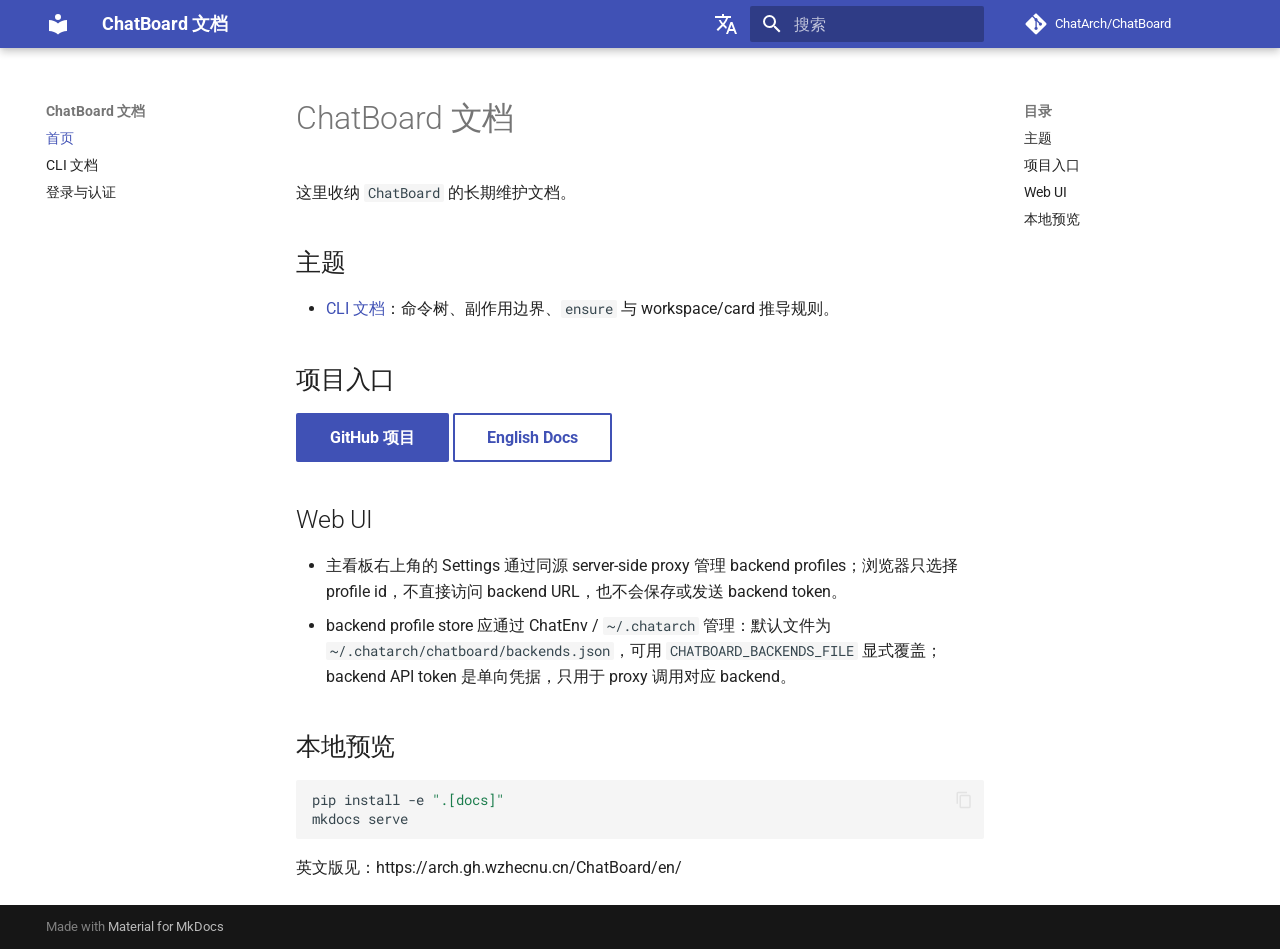
<file: index.html>
<!doctype html>
<html lang="zh" class="no-js">
  <head>
    
      <meta charset="utf-8">
      <meta name="viewport" content="width=device-width,initial-scale=1">
      
      
      
        <link rel="canonical" href="https://arch.gh.wzhecnu.cn/ChatBoard/">
      
      
      
        <link rel="next" href="cli/">
      
      
      <link rel="icon" href="assets/images/favicon.png">
      <meta name="generator" content="mkdocs-1.6.1, mkdocs-material-9.6.23">
    
    
      
        <title>ChatBoard 文档</title>
      
    
    
      <link rel="stylesheet" href="assets/stylesheets/main.84d31ad4.min.css">
      
      


    
    
      
    
    
      
        
        
        <link rel="preconnect" href="https://fonts.gstatic.com" crossorigin>
        <link rel="stylesheet" href="https://fonts.googleapis.com/css?family=Roboto:300,300i,400,400i,700,700i%7CRoboto+Mono:400,400i,700,700i&display=fallback">
        <style>:root{--md-text-font:"Roboto";--md-code-font:"Roboto Mono"}</style>
      
    
    
    <script>__md_scope=new URL(".",location),__md_hash=e=>[...e].reduce(((e,_)=>(e<<5)-e+_.charCodeAt(0)),0),__md_get=(e,_=localStorage,t=__md_scope)=>JSON.parse(_.getItem(t.pathname+"."+e)),__md_set=(e,_,t=localStorage,a=__md_scope)=>{try{t.setItem(a.pathname+"."+e,JSON.stringify(_))}catch(e){}}</script>
    
      

    
    
    
  </head>
  
  
    <body dir="ltr">
  
    
    <input class="md-toggle" data-md-toggle="drawer" type="checkbox" id="__drawer" autocomplete="off">
    <input class="md-toggle" data-md-toggle="search" type="checkbox" id="__search" autocomplete="off">
    <label class="md-overlay" for="__drawer"></label>
    <div data-md-component="skip">
      
        
        <a href="#chatboard" class="md-skip">
          跳转至
        </a>
      
    </div>
    <div data-md-component="announce">
      
    </div>
    
    
      

  

<header class="md-header md-header--shadow" data-md-component="header">
  <nav class="md-header__inner md-grid" aria-label="页眉">
    <a href="." title="ChatBoard 文档" class="md-header__button md-logo" aria-label="ChatBoard 文档" data-md-component="logo">
      
  
  <svg xmlns="http://www.w3.org/2000/svg" viewBox="0 0 24 24"><path d="M12 8a3 3 0 0 0 3-3 3 3 0 0 0-3-3 3 3 0 0 0-3 3 3 3 0 0 0 3 3m0 3.54C9.64 9.35 6.5 8 3 8v11c3.5 0 6.64 1.35 9 3.54 2.36-2.19 5.5-3.54 9-3.54V8c-3.5 0-6.64 1.35-9 3.54"/></svg>

    </a>
    <label class="md-header__button md-icon" for="__drawer">
      
      <svg xmlns="http://www.w3.org/2000/svg" viewBox="0 0 24 24"><path d="M3 6h18v2H3zm0 5h18v2H3zm0 5h18v2H3z"/></svg>
    </label>
    <div class="md-header__title" data-md-component="header-title">
      <div class="md-header__ellipsis">
        <div class="md-header__topic">
          <span class="md-ellipsis">
            ChatBoard 文档
          </span>
        </div>
        <div class="md-header__topic" data-md-component="header-topic">
          <span class="md-ellipsis">
            
              首页
            
          </span>
        </div>
      </div>
    </div>
    
    
      <script>var palette=__md_get("__palette");if(palette&&palette.color){if("(prefers-color-scheme)"===palette.color.media){var media=matchMedia("(prefers-color-scheme: light)"),input=document.querySelector(media.matches?"[data-md-color-media='(prefers-color-scheme: light)']":"[data-md-color-media='(prefers-color-scheme: dark)']");palette.color.media=input.getAttribute("data-md-color-media"),palette.color.scheme=input.getAttribute("data-md-color-scheme"),palette.color.primary=input.getAttribute("data-md-color-primary"),palette.color.accent=input.getAttribute("data-md-color-accent")}for(var[key,value]of Object.entries(palette.color))document.body.setAttribute("data-md-color-"+key,value)}</script>
    
    
      <div class="md-header__option">
  <div class="md-select">
    
    <button class="md-header__button md-icon" aria-label="选择当前语言">
      <svg xmlns="http://www.w3.org/2000/svg" viewBox="0 0 24 24"><path d="m12.87 15.07-2.54-2.51.03-.03A17.5 17.5 0 0 0 14.07 6H17V4h-7V2H8v2H1v2h11.17C11.5 7.92 10.44 9.75 9 11.35 8.07 10.32 7.3 9.19 6.69 8h-2c.73 1.63 1.73 3.17 2.98 4.56l-5.09 5.02L4 19l5-5 3.11 3.11zM18.5 10h-2L12 22h2l1.12-3h4.75L21 22h2zm-2.62 7 1.62-4.33L19.12 17z"/></svg>
    </button>
    <div class="md-select__inner">
      <ul class="md-select__list">
        
          <li class="md-select__item">
            <a href="/ChatBoard/" hreflang="zh" class="md-select__link">
              中文
            </a>
          </li>
        
          <li class="md-select__item">
            <a href="/ChatBoard/en/" hreflang="en" class="md-select__link">
              English
            </a>
          </li>
        
      </ul>
    </div>
  </div>
</div>
    
    
      
      
        <label class="md-header__button md-icon" for="__search">
          
          <svg xmlns="http://www.w3.org/2000/svg" viewBox="0 0 24 24"><path d="M9.5 3A6.5 6.5 0 0 1 16 9.5c0 1.61-.59 3.09-1.56 4.23l.27.27h.79l5 5-1.5 1.5-5-5v-.79l-.27-.27A6.52 6.52 0 0 1 9.5 16 6.5 6.5 0 0 1 3 9.5 6.5 6.5 0 0 1 9.5 3m0 2C7 5 5 7 5 9.5S7 14 9.5 14 14 12 14 9.5 12 5 9.5 5"/></svg>
        </label>
        <div class="md-search" data-md-component="search" role="dialog">
  <label class="md-search__overlay" for="__search"></label>
  <div class="md-search__inner" role="search">
    <form class="md-search__form" name="search">
      <input type="text" class="md-search__input" name="query" aria-label="搜索" placeholder="搜索" autocapitalize="off" autocorrect="off" autocomplete="off" spellcheck="false" data-md-component="search-query" required>
      <label class="md-search__icon md-icon" for="__search">
        
        <svg xmlns="http://www.w3.org/2000/svg" viewBox="0 0 24 24"><path d="M9.5 3A6.5 6.5 0 0 1 16 9.5c0 1.61-.59 3.09-1.56 4.23l.27.27h.79l5 5-1.5 1.5-5-5v-.79l-.27-.27A6.52 6.52 0 0 1 9.5 16 6.5 6.5 0 0 1 3 9.5 6.5 6.5 0 0 1 9.5 3m0 2C7 5 5 7 5 9.5S7 14 9.5 14 14 12 14 9.5 12 5 9.5 5"/></svg>
        
        <svg xmlns="http://www.w3.org/2000/svg" viewBox="0 0 24 24"><path d="M20 11v2H8l5.5 5.5-1.42 1.42L4.16 12l7.92-7.92L13.5 5.5 8 11z"/></svg>
      </label>
      <nav class="md-search__options" aria-label="查找">
        
        <button type="reset" class="md-search__icon md-icon" title="清空当前内容" aria-label="清空当前内容" tabindex="-1">
          
          <svg xmlns="http://www.w3.org/2000/svg" viewBox="0 0 24 24"><path d="M19 6.41 17.59 5 12 10.59 6.41 5 5 6.41 10.59 12 5 17.59 6.41 19 12 13.41 17.59 19 19 17.59 13.41 12z"/></svg>
        </button>
      </nav>
      
    </form>
    <div class="md-search__output">
      <div class="md-search__scrollwrap" tabindex="0" data-md-scrollfix>
        <div class="md-search-result" data-md-component="search-result">
          <div class="md-search-result__meta">
            正在初始化搜索引擎
          </div>
          <ol class="md-search-result__list" role="presentation"></ol>
        </div>
      </div>
    </div>
  </div>
</div>
      
    
    
      <div class="md-header__source">
        <a href="https://github.com/ChatArch/ChatBoard" title="前往仓库" class="md-source" data-md-component="source">
  <div class="md-source__icon md-icon">
    
    <svg xmlns="http://www.w3.org/2000/svg" viewBox="0 0 448 512"><!--! Font Awesome Free 7.1.0 by @fontawesome - https://fontawesome.com License - https://fontawesome.com/license/free (Icons: CC BY 4.0, Fonts: SIL OFL 1.1, Code: MIT License) Copyright 2025 Fonticons, Inc.--><path d="M439.6 236.1 244 40.5c-5.4-5.5-12.8-8.5-20.4-8.5s-15 3-20.4 8.4L162.5 81l51.5 51.5c27.1-9.1 52.7 16.8 43.4 43.7l49.7 49.7c34.2-11.8 61.2 31 35.5 56.7-26.5 26.5-70.2-2.9-56-37.3L240.3 199v121.9c25.3 12.5 22.3 41.8 9.1 55-6.4 6.4-15.2 10.1-24.3 10.1s-17.8-3.6-24.3-10.1c-17.6-17.6-11.1-46.9 11.2-56v-123c-20.8-8.5-24.6-30.7-18.6-45L142.6 101 8.5 235.1C3 240.6 0 247.9 0 255.5s3 15 8.5 20.4l195.6 195.7c5.4 5.4 12.7 8.4 20.4 8.4s15-3 20.4-8.4l194.7-194.7c5.4-5.4 8.4-12.8 8.4-20.4s-3-15-8.4-20.4"/></svg>
  </div>
  <div class="md-source__repository">
    ChatArch/ChatBoard
  </div>
</a>
      </div>
    
  </nav>
  
</header>
    
    <div class="md-container" data-md-component="container">
      
      
        
          
        
      
      <main class="md-main" data-md-component="main">
        <div class="md-main__inner md-grid">
          
            
              
              <div class="md-sidebar md-sidebar--primary" data-md-component="sidebar" data-md-type="navigation" >
                <div class="md-sidebar__scrollwrap">
                  <div class="md-sidebar__inner">
                    



<nav class="md-nav md-nav--primary" aria-label="导航栏" data-md-level="0">
  <label class="md-nav__title" for="__drawer">
    <a href="." title="ChatBoard 文档" class="md-nav__button md-logo" aria-label="ChatBoard 文档" data-md-component="logo">
      
  
  <svg xmlns="http://www.w3.org/2000/svg" viewBox="0 0 24 24"><path d="M12 8a3 3 0 0 0 3-3 3 3 0 0 0-3-3 3 3 0 0 0-3 3 3 3 0 0 0 3 3m0 3.54C9.64 9.35 6.5 8 3 8v11c3.5 0 6.64 1.35 9 3.54 2.36-2.19 5.5-3.54 9-3.54V8c-3.5 0-6.64 1.35-9 3.54"/></svg>

    </a>
    ChatBoard 文档
  </label>
  
    <div class="md-nav__source">
      <a href="https://github.com/ChatArch/ChatBoard" title="前往仓库" class="md-source" data-md-component="source">
  <div class="md-source__icon md-icon">
    
    <svg xmlns="http://www.w3.org/2000/svg" viewBox="0 0 448 512"><!--! Font Awesome Free 7.1.0 by @fontawesome - https://fontawesome.com License - https://fontawesome.com/license/free (Icons: CC BY 4.0, Fonts: SIL OFL 1.1, Code: MIT License) Copyright 2025 Fonticons, Inc.--><path d="M439.6 236.1 244 40.5c-5.4-5.5-12.8-8.5-20.4-8.5s-15 3-20.4 8.4L162.5 81l51.5 51.5c27.1-9.1 52.7 16.8 43.4 43.7l49.7 49.7c34.2-11.8 61.2 31 35.5 56.7-26.5 26.5-70.2-2.9-56-37.3L240.3 199v121.9c25.3 12.5 22.3 41.8 9.1 55-6.4 6.4-15.2 10.1-24.3 10.1s-17.8-3.6-24.3-10.1c-17.6-17.6-11.1-46.9 11.2-56v-123c-20.8-8.5-24.6-30.7-18.6-45L142.6 101 8.5 235.1C3 240.6 0 247.9 0 255.5s3 15 8.5 20.4l195.6 195.7c5.4 5.4 12.7 8.4 20.4 8.4s15-3 20.4-8.4l194.7-194.7c5.4-5.4 8.4-12.8 8.4-20.4s-3-15-8.4-20.4"/></svg>
  </div>
  <div class="md-source__repository">
    ChatArch/ChatBoard
  </div>
</a>
    </div>
  
  <ul class="md-nav__list" data-md-scrollfix>
    
      
      
  
  
    
  
  
  
    <li class="md-nav__item md-nav__item--active">
      
      <input class="md-nav__toggle md-toggle" type="checkbox" id="__toc">
      
      
        
      
      
        <label class="md-nav__link md-nav__link--active" for="__toc">
          
  
  
  <span class="md-ellipsis">
    首页
    
  </span>
  

          <span class="md-nav__icon md-icon"></span>
        </label>
      
      <a href="." class="md-nav__link md-nav__link--active">
        
  
  
  <span class="md-ellipsis">
    首页
    
  </span>
  

      </a>
      
        

<nav class="md-nav md-nav--secondary" aria-label="目录">
  
  
  
    
  
  
    <label class="md-nav__title" for="__toc">
      <span class="md-nav__icon md-icon"></span>
      目录
    </label>
    <ul class="md-nav__list" data-md-component="toc" data-md-scrollfix>
      
        <li class="md-nav__item">
  <a href="#_1" class="md-nav__link">
    <span class="md-ellipsis">
      主题
    </span>
  </a>
  
</li>
      
        <li class="md-nav__item">
  <a href="#_2" class="md-nav__link">
    <span class="md-ellipsis">
      项目入口
    </span>
  </a>
  
</li>
      
        <li class="md-nav__item">
  <a href="#web-ui" class="md-nav__link">
    <span class="md-ellipsis">
      Web UI
    </span>
  </a>
  
</li>
      
        <li class="md-nav__item">
  <a href="#_3" class="md-nav__link">
    <span class="md-ellipsis">
      本地预览
    </span>
  </a>
  
</li>
      
    </ul>
  
</nav>
      
    </li>
  

    
      
      
  
  
  
  
    <li class="md-nav__item">
      <a href="cli/" class="md-nav__link">
        
  
  
  <span class="md-ellipsis">
    CLI 文档
    
  </span>
  

      </a>
    </li>
  

    
      
      
  
  
  
  
    <li class="md-nav__item">
      <a href="auth/" class="md-nav__link">
        
  
  
  <span class="md-ellipsis">
    登录与认证
    
  </span>
  

      </a>
    </li>
  

    
  </ul>
</nav>
                  </div>
                </div>
              </div>
            
            
              
              <div class="md-sidebar md-sidebar--secondary" data-md-component="sidebar" data-md-type="toc" >
                <div class="md-sidebar__scrollwrap">
                  <div class="md-sidebar__inner">
                    

<nav class="md-nav md-nav--secondary" aria-label="目录">
  
  
  
    
  
  
    <label class="md-nav__title" for="__toc">
      <span class="md-nav__icon md-icon"></span>
      目录
    </label>
    <ul class="md-nav__list" data-md-component="toc" data-md-scrollfix>
      
        <li class="md-nav__item">
  <a href="#_1" class="md-nav__link">
    <span class="md-ellipsis">
      主题
    </span>
  </a>
  
</li>
      
        <li class="md-nav__item">
  <a href="#_2" class="md-nav__link">
    <span class="md-ellipsis">
      项目入口
    </span>
  </a>
  
</li>
      
        <li class="md-nav__item">
  <a href="#web-ui" class="md-nav__link">
    <span class="md-ellipsis">
      Web UI
    </span>
  </a>
  
</li>
      
        <li class="md-nav__item">
  <a href="#_3" class="md-nav__link">
    <span class="md-ellipsis">
      本地预览
    </span>
  </a>
  
</li>
      
    </ul>
  
</nav>
                  </div>
                </div>
              </div>
            
          
          
            <div class="md-content" data-md-component="content">
              <article class="md-content__inner md-typeset">
                
                  


  
  


<h1 id="chatboard">ChatBoard 文档</h1>
<p>这里收纳 <code>ChatBoard</code> 的长期维护文档。</p>
<h2 id="_1">主题</h2>
<ul>
<li><a href="cli/">CLI 文档</a>：命令树、副作用边界、<code>ensure</code> 与 workspace/card 推导规则。</li>
</ul>
<h2 id="_2">项目入口</h2>
<p><a class="md-button md-button--primary" href="https://github.com/ChatArch/ChatBoard">GitHub 项目</a>
<a class="md-button" href="https://arch.gh.wzhecnu.cn/ChatBoard/en/">English Docs</a></p>
<h2 id="web-ui">Web UI</h2>
<ul>
<li>主看板右上角的 Settings 通过同源 server-side proxy 管理 backend profiles；浏览器只选择 profile id，不直接访问 backend URL，也不会保存或发送 backend token。</li>
<li>backend profile store 应通过 ChatEnv / <code>~/.chatarch</code> 管理：默认文件为 <code>~/.chatarch/chatboard/backends.json</code>，可用 <code>CHATBOARD_BACKENDS_FILE</code> 显式覆盖；backend API token 是单向凭据，只用于 proxy 调用对应 backend。</li>
</ul>
<h2 id="_3">本地预览</h2>
<div class="highlight"><pre><span></span><code><a id="__codelineno-0-1" name="__codelineno-0-1" href="#__codelineno-0-1"></a>pip<span class="w"> </span>install<span class="w"> </span>-e<span class="w"> </span><span class="s2">".[docs]"</span>
<a id="__codelineno-0-2" name="__codelineno-0-2" href="#__codelineno-0-2"></a>mkdocs<span class="w"> </span>serve
</code></pre></div>
<p>英文版见：https://arch.gh.wzhecnu.cn/ChatBoard/en/</p>












                
              </article>
            </div>
          
          
<script>var target=document.getElementById(location.hash.slice(1));target&&target.name&&(target.checked=target.name.startsWith("__tabbed_"))</script>
        </div>
        
      </main>
      
        <footer class="md-footer">
  
  <div class="md-footer-meta md-typeset">
    <div class="md-footer-meta__inner md-grid">
      <div class="md-copyright">
  
  
    Made with
    <a href="https://squidfunk.github.io/mkdocs-material/" target="_blank" rel="noopener">
      Material for MkDocs
    </a>
  
</div>
      
    </div>
  </div>
</footer>
      
    </div>
    <div class="md-dialog" data-md-component="dialog">
      <div class="md-dialog__inner md-typeset"></div>
    </div>
    
    
    
      
      <script id="__config" type="application/json">{"base": ".", "features": ["navigation.sections", "navigation.indexes", "content.code.copy"], "search": "assets/javascripts/workers/search.973d3a69.min.js", "tags": null, "translations": {"clipboard.copied": "\u5df2\u590d\u5236", "clipboard.copy": "\u590d\u5236", "search.result.more.one": "\u5728\u8be5\u9875\u4e0a\u8fd8\u6709 1 \u4e2a\u7b26\u5408\u6761\u4ef6\u7684\u7ed3\u679c", "search.result.more.other": "\u5728\u8be5\u9875\u4e0a\u8fd8\u6709 # \u4e2a\u7b26\u5408\u6761\u4ef6\u7684\u7ed3\u679c", "search.result.none": "\u6ca1\u6709\u627e\u5230\u7b26\u5408\u6761\u4ef6\u7684\u7ed3\u679c", "search.result.one": "\u627e\u5230 1 \u4e2a\u7b26\u5408\u6761\u4ef6\u7684\u7ed3\u679c", "search.result.other": "# \u4e2a\u7b26\u5408\u6761\u4ef6\u7684\u7ed3\u679c", "search.result.placeholder": "\u952e\u5165\u4ee5\u5f00\u59cb\u641c\u7d22", "search.result.term.missing": "\u7f3a\u5c11", "select.version": "\u9009\u62e9\u5f53\u524d\u7248\u672c"}, "version": null}</script>
    
    
      <script src="assets/javascripts/bundle.f55a23d4.min.js"></script>
      
    
  </body>
</html>
</file>
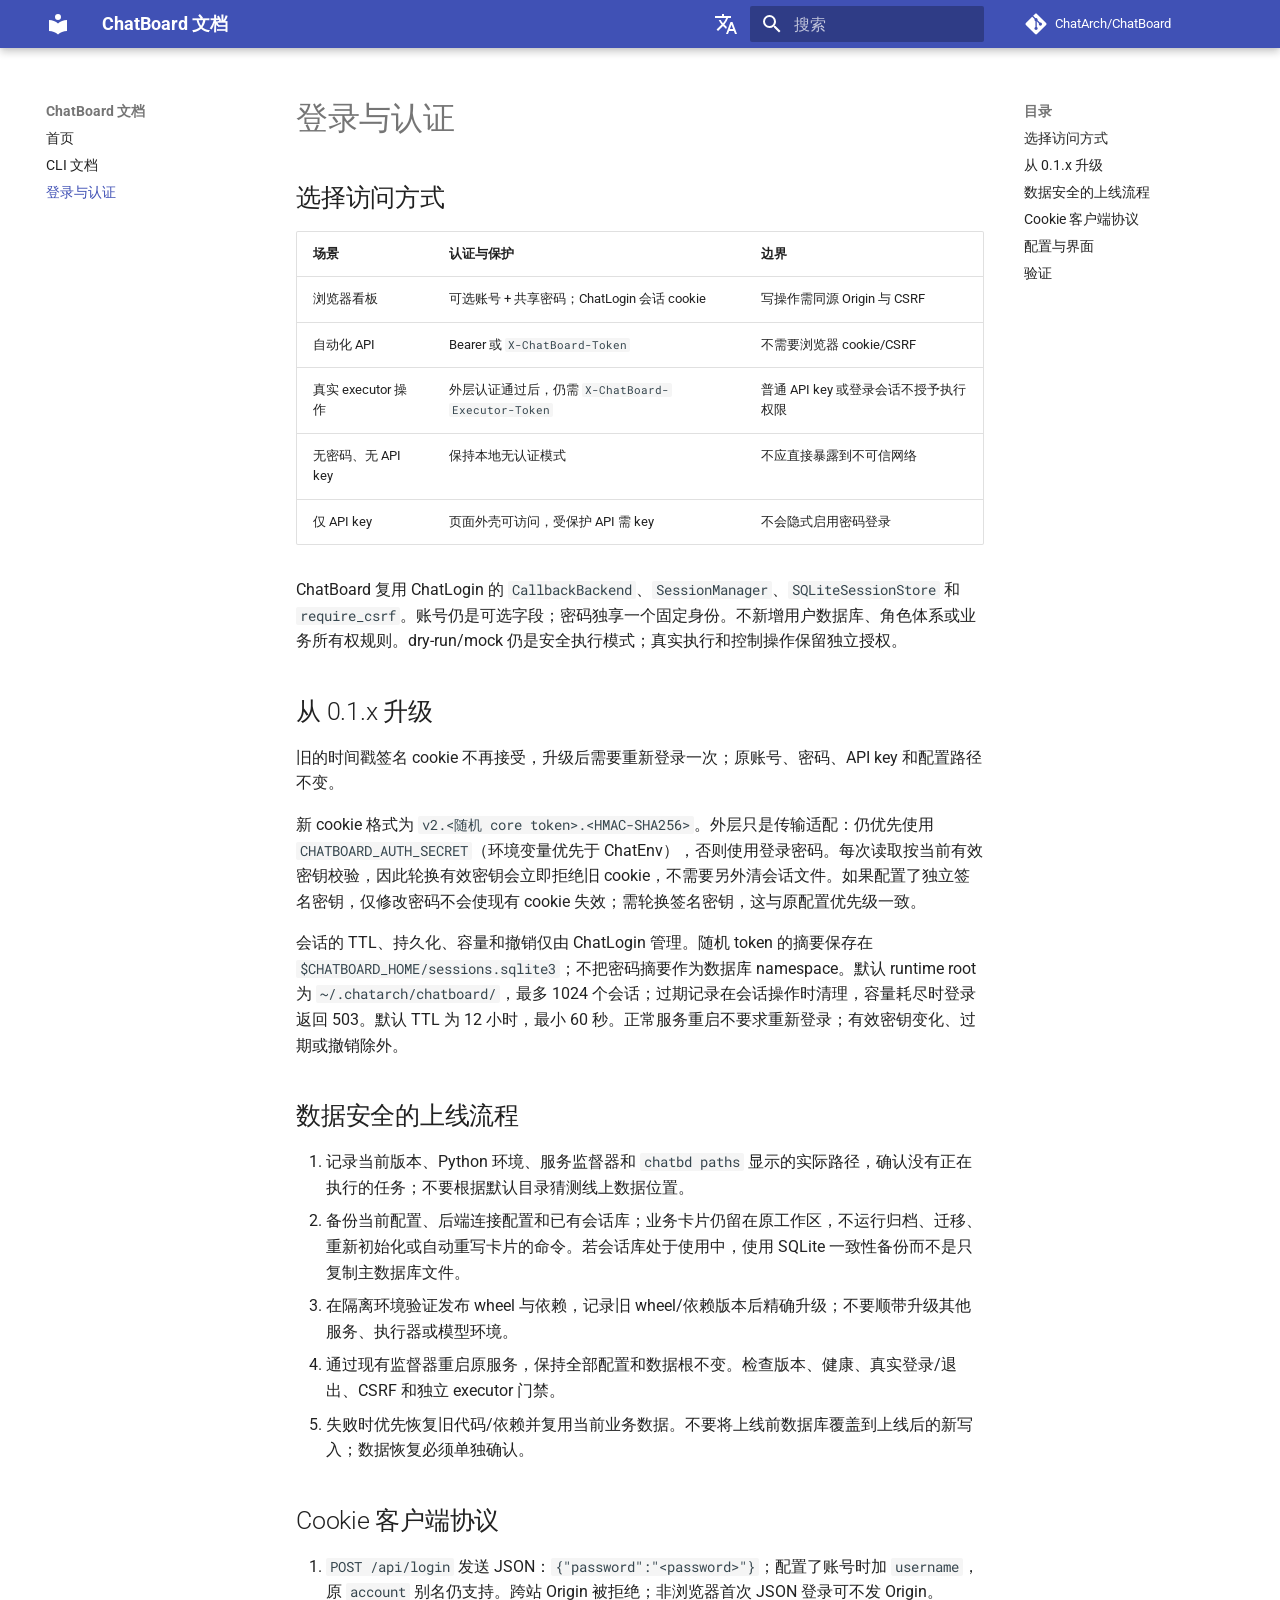
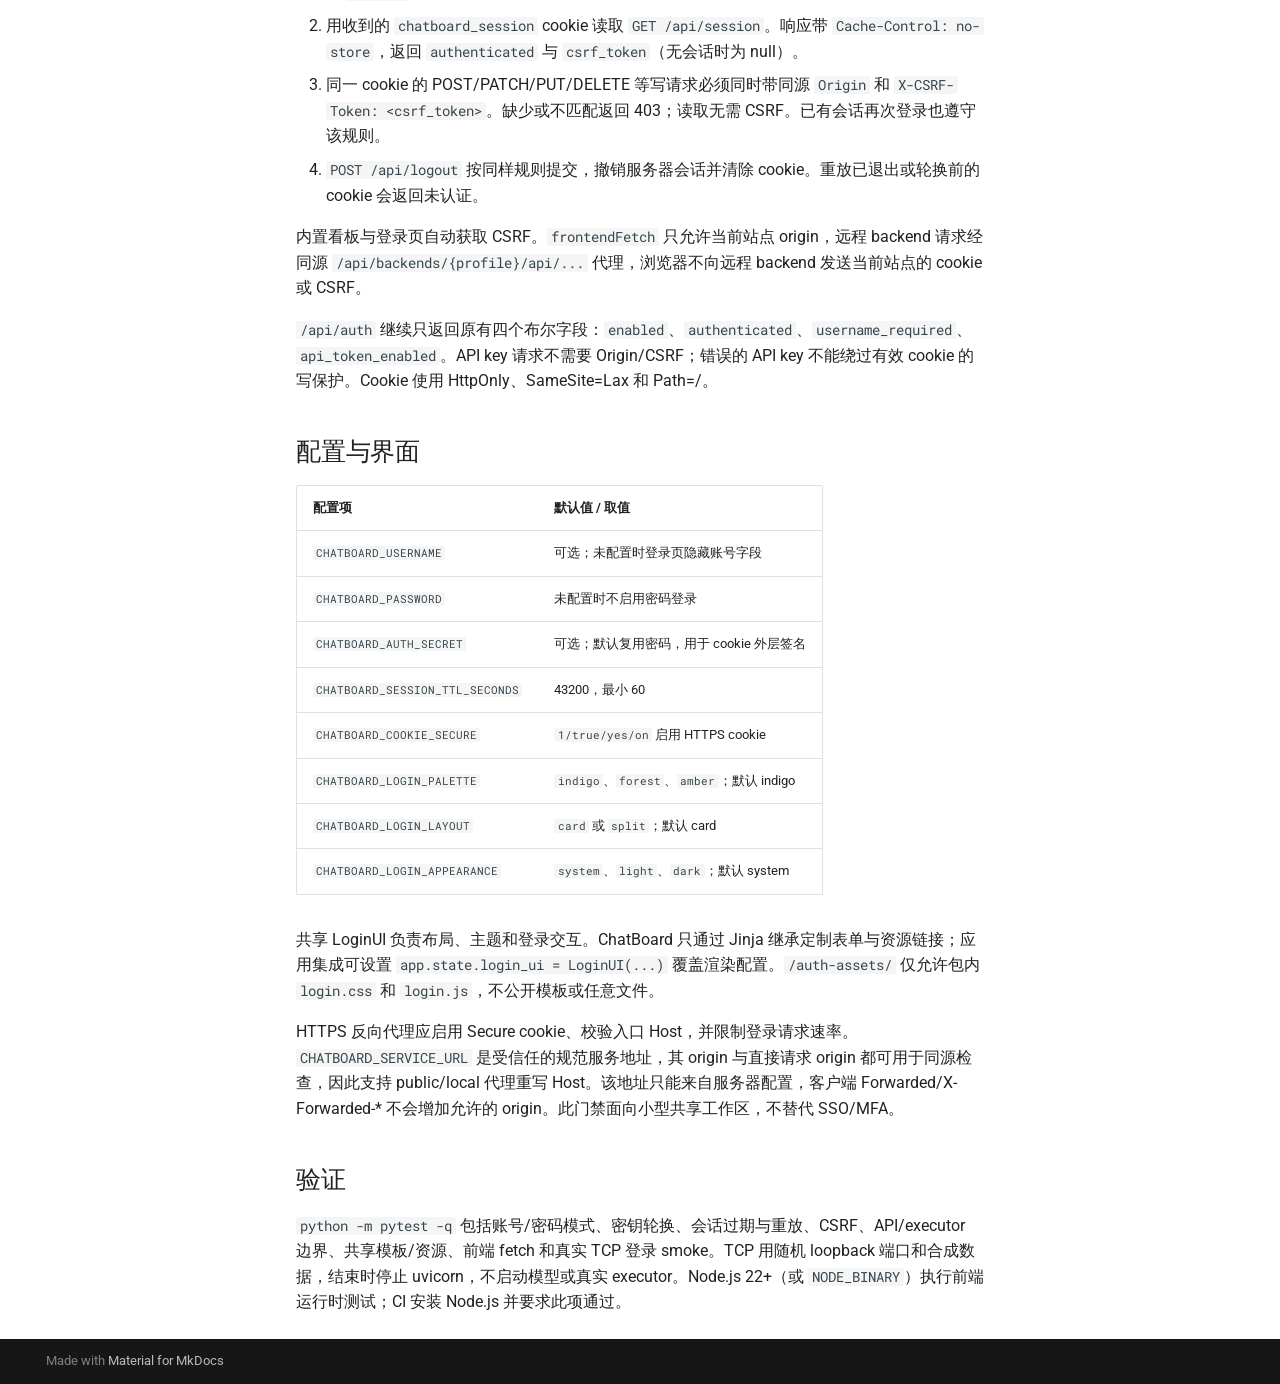
<file: auth/index.html>
<!doctype html>
<html lang="zh" class="no-js">
  <head>
    
      <meta charset="utf-8">
      <meta name="viewport" content="width=device-width,initial-scale=1">
      
      
      
        <link rel="canonical" href="https://arch.gh.wzhecnu.cn/ChatBoard/auth/">
      
      
        <link rel="prev" href="../cli/">
      
      
      
      <link rel="icon" href="../assets/images/favicon.png">
      <meta name="generator" content="mkdocs-1.6.1, mkdocs-material-9.6.23">
    
    
      
        <title>登录与认证 - ChatBoard 文档</title>
      
    
    
      <link rel="stylesheet" href="../assets/stylesheets/main.84d31ad4.min.css">
      
      


    
    
      
    
    
      
        
        
        <link rel="preconnect" href="https://fonts.gstatic.com" crossorigin>
        <link rel="stylesheet" href="https://fonts.googleapis.com/css?family=Roboto:300,300i,400,400i,700,700i%7CRoboto+Mono:400,400i,700,700i&display=fallback">
        <style>:root{--md-text-font:"Roboto";--md-code-font:"Roboto Mono"}</style>
      
    
    
    <script>__md_scope=new URL("..",location),__md_hash=e=>[...e].reduce(((e,_)=>(e<<5)-e+_.charCodeAt(0)),0),__md_get=(e,_=localStorage,t=__md_scope)=>JSON.parse(_.getItem(t.pathname+"."+e)),__md_set=(e,_,t=localStorage,a=__md_scope)=>{try{t.setItem(a.pathname+"."+e,JSON.stringify(_))}catch(e){}}</script>
    
      

    
    
    
  </head>
  
  
    <body dir="ltr">
  
    
    <input class="md-toggle" data-md-toggle="drawer" type="checkbox" id="__drawer" autocomplete="off">
    <input class="md-toggle" data-md-toggle="search" type="checkbox" id="__search" autocomplete="off">
    <label class="md-overlay" for="__drawer"></label>
    <div data-md-component="skip">
      
        
        <a href="#_1" class="md-skip">
          跳转至
        </a>
      
    </div>
    <div data-md-component="announce">
      
    </div>
    
    
      

  

<header class="md-header md-header--shadow" data-md-component="header">
  <nav class="md-header__inner md-grid" aria-label="页眉">
    <a href=".." title="ChatBoard 文档" class="md-header__button md-logo" aria-label="ChatBoard 文档" data-md-component="logo">
      
  
  <svg xmlns="http://www.w3.org/2000/svg" viewBox="0 0 24 24"><path d="M12 8a3 3 0 0 0 3-3 3 3 0 0 0-3-3 3 3 0 0 0-3 3 3 3 0 0 0 3 3m0 3.54C9.64 9.35 6.5 8 3 8v11c3.5 0 6.64 1.35 9 3.54 2.36-2.19 5.5-3.54 9-3.54V8c-3.5 0-6.64 1.35-9 3.54"/></svg>

    </a>
    <label class="md-header__button md-icon" for="__drawer">
      
      <svg xmlns="http://www.w3.org/2000/svg" viewBox="0 0 24 24"><path d="M3 6h18v2H3zm0 5h18v2H3zm0 5h18v2H3z"/></svg>
    </label>
    <div class="md-header__title" data-md-component="header-title">
      <div class="md-header__ellipsis">
        <div class="md-header__topic">
          <span class="md-ellipsis">
            ChatBoard 文档
          </span>
        </div>
        <div class="md-header__topic" data-md-component="header-topic">
          <span class="md-ellipsis">
            
              登录与认证
            
          </span>
        </div>
      </div>
    </div>
    
    
      <script>var palette=__md_get("__palette");if(palette&&palette.color){if("(prefers-color-scheme)"===palette.color.media){var media=matchMedia("(prefers-color-scheme: light)"),input=document.querySelector(media.matches?"[data-md-color-media='(prefers-color-scheme: light)']":"[data-md-color-media='(prefers-color-scheme: dark)']");palette.color.media=input.getAttribute("data-md-color-media"),palette.color.scheme=input.getAttribute("data-md-color-scheme"),palette.color.primary=input.getAttribute("data-md-color-primary"),palette.color.accent=input.getAttribute("data-md-color-accent")}for(var[key,value]of Object.entries(palette.color))document.body.setAttribute("data-md-color-"+key,value)}</script>
    
    
      <div class="md-header__option">
  <div class="md-select">
    
    <button class="md-header__button md-icon" aria-label="选择当前语言">
      <svg xmlns="http://www.w3.org/2000/svg" viewBox="0 0 24 24"><path d="m12.87 15.07-2.54-2.51.03-.03A17.5 17.5 0 0 0 14.07 6H17V4h-7V2H8v2H1v2h11.17C11.5 7.92 10.44 9.75 9 11.35 8.07 10.32 7.3 9.19 6.69 8h-2c.73 1.63 1.73 3.17 2.98 4.56l-5.09 5.02L4 19l5-5 3.11 3.11zM18.5 10h-2L12 22h2l1.12-3h4.75L21 22h2zm-2.62 7 1.62-4.33L19.12 17z"/></svg>
    </button>
    <div class="md-select__inner">
      <ul class="md-select__list">
        
          <li class="md-select__item">
            <a href="./" hreflang="zh" class="md-select__link">
              中文
            </a>
          </li>
        
          <li class="md-select__item">
            <a href="../en/auth/" hreflang="en" class="md-select__link">
              English
            </a>
          </li>
        
      </ul>
    </div>
  </div>
</div>
    
    
      
      
        <label class="md-header__button md-icon" for="__search">
          
          <svg xmlns="http://www.w3.org/2000/svg" viewBox="0 0 24 24"><path d="M9.5 3A6.5 6.5 0 0 1 16 9.5c0 1.61-.59 3.09-1.56 4.23l.27.27h.79l5 5-1.5 1.5-5-5v-.79l-.27-.27A6.52 6.52 0 0 1 9.5 16 6.5 6.5 0 0 1 3 9.5 6.5 6.5 0 0 1 9.5 3m0 2C7 5 5 7 5 9.5S7 14 9.5 14 14 12 14 9.5 12 5 9.5 5"/></svg>
        </label>
        <div class="md-search" data-md-component="search" role="dialog">
  <label class="md-search__overlay" for="__search"></label>
  <div class="md-search__inner" role="search">
    <form class="md-search__form" name="search">
      <input type="text" class="md-search__input" name="query" aria-label="搜索" placeholder="搜索" autocapitalize="off" autocorrect="off" autocomplete="off" spellcheck="false" data-md-component="search-query" required>
      <label class="md-search__icon md-icon" for="__search">
        
        <svg xmlns="http://www.w3.org/2000/svg" viewBox="0 0 24 24"><path d="M9.5 3A6.5 6.5 0 0 1 16 9.5c0 1.61-.59 3.09-1.56 4.23l.27.27h.79l5 5-1.5 1.5-5-5v-.79l-.27-.27A6.52 6.52 0 0 1 9.5 16 6.5 6.5 0 0 1 3 9.5 6.5 6.5 0 0 1 9.5 3m0 2C7 5 5 7 5 9.5S7 14 9.5 14 14 12 14 9.5 12 5 9.5 5"/></svg>
        
        <svg xmlns="http://www.w3.org/2000/svg" viewBox="0 0 24 24"><path d="M20 11v2H8l5.5 5.5-1.42 1.42L4.16 12l7.92-7.92L13.5 5.5 8 11z"/></svg>
      </label>
      <nav class="md-search__options" aria-label="查找">
        
        <button type="reset" class="md-search__icon md-icon" title="清空当前内容" aria-label="清空当前内容" tabindex="-1">
          
          <svg xmlns="http://www.w3.org/2000/svg" viewBox="0 0 24 24"><path d="M19 6.41 17.59 5 12 10.59 6.41 5 5 6.41 10.59 12 5 17.59 6.41 19 12 13.41 17.59 19 19 17.59 13.41 12z"/></svg>
        </button>
      </nav>
      
    </form>
    <div class="md-search__output">
      <div class="md-search__scrollwrap" tabindex="0" data-md-scrollfix>
        <div class="md-search-result" data-md-component="search-result">
          <div class="md-search-result__meta">
            正在初始化搜索引擎
          </div>
          <ol class="md-search-result__list" role="presentation"></ol>
        </div>
      </div>
    </div>
  </div>
</div>
      
    
    
      <div class="md-header__source">
        <a href="https://github.com/ChatArch/ChatBoard" title="前往仓库" class="md-source" data-md-component="source">
  <div class="md-source__icon md-icon">
    
    <svg xmlns="http://www.w3.org/2000/svg" viewBox="0 0 448 512"><!--! Font Awesome Free 7.1.0 by @fontawesome - https://fontawesome.com License - https://fontawesome.com/license/free (Icons: CC BY 4.0, Fonts: SIL OFL 1.1, Code: MIT License) Copyright 2025 Fonticons, Inc.--><path d="M439.6 236.1 244 40.5c-5.4-5.5-12.8-8.5-20.4-8.5s-15 3-20.4 8.4L162.5 81l51.5 51.5c27.1-9.1 52.7 16.8 43.4 43.7l49.7 49.7c34.2-11.8 61.2 31 35.5 56.7-26.5 26.5-70.2-2.9-56-37.3L240.3 199v121.9c25.3 12.5 22.3 41.8 9.1 55-6.4 6.4-15.2 10.1-24.3 10.1s-17.8-3.6-24.3-10.1c-17.6-17.6-11.1-46.9 11.2-56v-123c-20.8-8.5-24.6-30.7-18.6-45L142.6 101 8.5 235.1C3 240.6 0 247.9 0 255.5s3 15 8.5 20.4l195.6 195.7c5.4 5.4 12.7 8.4 20.4 8.4s15-3 20.4-8.4l194.7-194.7c5.4-5.4 8.4-12.8 8.4-20.4s-3-15-8.4-20.4"/></svg>
  </div>
  <div class="md-source__repository">
    ChatArch/ChatBoard
  </div>
</a>
      </div>
    
  </nav>
  
</header>
    
    <div class="md-container" data-md-component="container">
      
      
        
          
        
      
      <main class="md-main" data-md-component="main">
        <div class="md-main__inner md-grid">
          
            
              
              <div class="md-sidebar md-sidebar--primary" data-md-component="sidebar" data-md-type="navigation" >
                <div class="md-sidebar__scrollwrap">
                  <div class="md-sidebar__inner">
                    



<nav class="md-nav md-nav--primary" aria-label="导航栏" data-md-level="0">
  <label class="md-nav__title" for="__drawer">
    <a href=".." title="ChatBoard 文档" class="md-nav__button md-logo" aria-label="ChatBoard 文档" data-md-component="logo">
      
  
  <svg xmlns="http://www.w3.org/2000/svg" viewBox="0 0 24 24"><path d="M12 8a3 3 0 0 0 3-3 3 3 0 0 0-3-3 3 3 0 0 0-3 3 3 3 0 0 0 3 3m0 3.54C9.64 9.35 6.5 8 3 8v11c3.5 0 6.64 1.35 9 3.54 2.36-2.19 5.5-3.54 9-3.54V8c-3.5 0-6.64 1.35-9 3.54"/></svg>

    </a>
    ChatBoard 文档
  </label>
  
    <div class="md-nav__source">
      <a href="https://github.com/ChatArch/ChatBoard" title="前往仓库" class="md-source" data-md-component="source">
  <div class="md-source__icon md-icon">
    
    <svg xmlns="http://www.w3.org/2000/svg" viewBox="0 0 448 512"><!--! Font Awesome Free 7.1.0 by @fontawesome - https://fontawesome.com License - https://fontawesome.com/license/free (Icons: CC BY 4.0, Fonts: SIL OFL 1.1, Code: MIT License) Copyright 2025 Fonticons, Inc.--><path d="M439.6 236.1 244 40.5c-5.4-5.5-12.8-8.5-20.4-8.5s-15 3-20.4 8.4L162.5 81l51.5 51.5c27.1-9.1 52.7 16.8 43.4 43.7l49.7 49.7c34.2-11.8 61.2 31 35.5 56.7-26.5 26.5-70.2-2.9-56-37.3L240.3 199v121.9c25.3 12.5 22.3 41.8 9.1 55-6.4 6.4-15.2 10.1-24.3 10.1s-17.8-3.6-24.3-10.1c-17.6-17.6-11.1-46.9 11.2-56v-123c-20.8-8.5-24.6-30.7-18.6-45L142.6 101 8.5 235.1C3 240.6 0 247.9 0 255.5s3 15 8.5 20.4l195.6 195.7c5.4 5.4 12.7 8.4 20.4 8.4s15-3 20.4-8.4l194.7-194.7c5.4-5.4 8.4-12.8 8.4-20.4s-3-15-8.4-20.4"/></svg>
  </div>
  <div class="md-source__repository">
    ChatArch/ChatBoard
  </div>
</a>
    </div>
  
  <ul class="md-nav__list" data-md-scrollfix>
    
      
      
  
  
  
  
    <li class="md-nav__item">
      <a href=".." class="md-nav__link">
        
  
  
  <span class="md-ellipsis">
    首页
    
  </span>
  

      </a>
    </li>
  

    
      
      
  
  
  
  
    <li class="md-nav__item">
      <a href="../cli/" class="md-nav__link">
        
  
  
  <span class="md-ellipsis">
    CLI 文档
    
  </span>
  

      </a>
    </li>
  

    
      
      
  
  
    
  
  
  
    <li class="md-nav__item md-nav__item--active">
      
      <input class="md-nav__toggle md-toggle" type="checkbox" id="__toc">
      
      
        
      
      
        <label class="md-nav__link md-nav__link--active" for="__toc">
          
  
  
  <span class="md-ellipsis">
    登录与认证
    
  </span>
  

          <span class="md-nav__icon md-icon"></span>
        </label>
      
      <a href="./" class="md-nav__link md-nav__link--active">
        
  
  
  <span class="md-ellipsis">
    登录与认证
    
  </span>
  

      </a>
      
        

<nav class="md-nav md-nav--secondary" aria-label="目录">
  
  
  
    
  
  
    <label class="md-nav__title" for="__toc">
      <span class="md-nav__icon md-icon"></span>
      目录
    </label>
    <ul class="md-nav__list" data-md-component="toc" data-md-scrollfix>
      
        <li class="md-nav__item">
  <a href="#_2" class="md-nav__link">
    <span class="md-ellipsis">
      选择访问方式
    </span>
  </a>
  
</li>
      
        <li class="md-nav__item">
  <a href="#01x" class="md-nav__link">
    <span class="md-ellipsis">
      从 0.1.x 升级
    </span>
  </a>
  
</li>
      
        <li class="md-nav__item">
  <a href="#_3" class="md-nav__link">
    <span class="md-ellipsis">
      数据安全的上线流程
    </span>
  </a>
  
</li>
      
        <li class="md-nav__item">
  <a href="#cookie" class="md-nav__link">
    <span class="md-ellipsis">
      Cookie 客户端协议
    </span>
  </a>
  
</li>
      
        <li class="md-nav__item">
  <a href="#_4" class="md-nav__link">
    <span class="md-ellipsis">
      配置与界面
    </span>
  </a>
  
</li>
      
        <li class="md-nav__item">
  <a href="#_5" class="md-nav__link">
    <span class="md-ellipsis">
      验证
    </span>
  </a>
  
</li>
      
    </ul>
  
</nav>
      
    </li>
  

    
  </ul>
</nav>
                  </div>
                </div>
              </div>
            
            
              
              <div class="md-sidebar md-sidebar--secondary" data-md-component="sidebar" data-md-type="toc" >
                <div class="md-sidebar__scrollwrap">
                  <div class="md-sidebar__inner">
                    

<nav class="md-nav md-nav--secondary" aria-label="目录">
  
  
  
    
  
  
    <label class="md-nav__title" for="__toc">
      <span class="md-nav__icon md-icon"></span>
      目录
    </label>
    <ul class="md-nav__list" data-md-component="toc" data-md-scrollfix>
      
        <li class="md-nav__item">
  <a href="#_2" class="md-nav__link">
    <span class="md-ellipsis">
      选择访问方式
    </span>
  </a>
  
</li>
      
        <li class="md-nav__item">
  <a href="#01x" class="md-nav__link">
    <span class="md-ellipsis">
      从 0.1.x 升级
    </span>
  </a>
  
</li>
      
        <li class="md-nav__item">
  <a href="#_3" class="md-nav__link">
    <span class="md-ellipsis">
      数据安全的上线流程
    </span>
  </a>
  
</li>
      
        <li class="md-nav__item">
  <a href="#cookie" class="md-nav__link">
    <span class="md-ellipsis">
      Cookie 客户端协议
    </span>
  </a>
  
</li>
      
        <li class="md-nav__item">
  <a href="#_4" class="md-nav__link">
    <span class="md-ellipsis">
      配置与界面
    </span>
  </a>
  
</li>
      
        <li class="md-nav__item">
  <a href="#_5" class="md-nav__link">
    <span class="md-ellipsis">
      验证
    </span>
  </a>
  
</li>
      
    </ul>
  
</nav>
                  </div>
                </div>
              </div>
            
          
          
            <div class="md-content" data-md-component="content">
              <article class="md-content__inner md-typeset">
                
                  


  
  


<h1 id="_1">登录与认证</h1>
<h2 id="_2">选择访问方式</h2>
<table>
<thead>
<tr>
<th>场景</th>
<th>认证与保护</th>
<th>边界</th>
</tr>
</thead>
<tbody>
<tr>
<td>浏览器看板</td>
<td>可选账号 + 共享密码；ChatLogin 会话 cookie</td>
<td>写操作需同源 Origin 与 CSRF</td>
</tr>
<tr>
<td>自动化 API</td>
<td>Bearer 或 <code>X-ChatBoard-Token</code></td>
<td>不需要浏览器 cookie/CSRF</td>
</tr>
<tr>
<td>真实 executor 操作</td>
<td>外层认证通过后，仍需 <code>X-ChatBoard-Executor-Token</code></td>
<td>普通 API key 或登录会话不授予执行权限</td>
</tr>
<tr>
<td>无密码、无 API key</td>
<td>保持本地无认证模式</td>
<td>不应直接暴露到不可信网络</td>
</tr>
<tr>
<td>仅 API key</td>
<td>页面外壳可访问，受保护 API 需 key</td>
<td>不会隐式启用密码登录</td>
</tr>
</tbody>
</table>
<p>ChatBoard 复用 ChatLogin 的 <code>CallbackBackend</code>、<code>SessionManager</code>、<code>SQLiteSessionStore</code> 和 <code>require_csrf</code>。账号仍是可选字段；密码独享一个固定身份。不新增用户数据库、角色体系或业务所有权规则。dry-run/mock 仍是安全执行模式；真实执行和控制操作保留独立授权。</p>
<h2 id="01x">从 0.1.x 升级</h2>
<p>旧的时间戳签名 cookie 不再接受，升级后需要重新登录一次；原账号、密码、API key 和配置路径不变。</p>
<p>新 cookie 格式为 <code>v2.&lt;随机 core token&gt;.&lt;HMAC-SHA256&gt;</code>。外层只是传输适配：仍优先使用 <code>CHATBOARD_AUTH_SECRET</code>（环境变量优先于 ChatEnv），否则使用登录密码。每次读取按当前有效密钥校验，因此轮换有效密钥会立即拒绝旧 cookie，不需要另外清会话文件。如果配置了独立签名密钥，仅修改密码不会使现有 cookie 失效；需轮换签名密钥，这与原配置优先级一致。</p>
<p>会话的 TTL、持久化、容量和撤销仅由 ChatLogin 管理。随机 token 的摘要保存在 <code>$CHATBOARD_HOME/sessions.sqlite3</code>；不把密码摘要作为数据库 namespace。默认 runtime root 为 <code>~/.chatarch/chatboard/</code>，最多 1024 个会话；过期记录在会话操作时清理，容量耗尽时登录返回 503。默认 TTL 为 12 小时，最小 60 秒。正常服务重启不要求重新登录；有效密钥变化、过期或撤销除外。</p>
<h2 id="_3">数据安全的上线流程</h2>
<ol>
<li>记录当前版本、Python 环境、服务监督器和 <code>chatbd paths</code> 显示的实际路径，确认没有正在执行的任务；不要根据默认目录猜测线上数据位置。</li>
<li>备份当前配置、后端连接配置和已有会话库；业务卡片仍留在原工作区，不运行归档、迁移、重新初始化或自动重写卡片的命令。若会话库处于使用中，使用 SQLite 一致性备份而不是只复制主数据库文件。</li>
<li>在隔离环境验证发布 wheel 与依赖，记录旧 wheel/依赖版本后精确升级；不要顺带升级其他服务、执行器或模型环境。</li>
<li>通过现有监督器重启原服务，保持全部配置和数据根不变。检查版本、健康、真实登录/退出、CSRF 和独立 executor 门禁。</li>
<li>失败时优先恢复旧代码/依赖并复用当前业务数据。不要将上线前数据库覆盖到上线后的新写入；数据恢复必须单独确认。</li>
</ol>
<h2 id="cookie">Cookie 客户端协议</h2>
<ol>
<li><code>POST /api/login</code> 发送 JSON：<code>{"password":"&lt;password&gt;"}</code>；配置了账号时加 <code>username</code>，原 <code>account</code> 别名仍支持。跨站 Origin 被拒绝；非浏览器首次 JSON 登录可不发 Origin。</li>
<li>用收到的 <code>chatboard_session</code> cookie 读取 <code>GET /api/session</code>。响应带 <code>Cache-Control: no-store</code>，返回 <code>authenticated</code> 与 <code>csrf_token</code>（无会话时为 null）。</li>
<li>同一 cookie 的 POST/PATCH/PUT/DELETE 等写请求必须同时带同源 <code>Origin</code> 和 <code>X-CSRF-Token: &lt;csrf_token&gt;</code>。缺少或不匹配返回 403；读取无需 CSRF。已有会话再次登录也遵守该规则。</li>
<li><code>POST /api/logout</code> 按同样规则提交，撤销服务器会话并清除 cookie。重放已退出或轮换前的 cookie 会返回未认证。</li>
</ol>
<p>内置看板与登录页自动获取 CSRF。<code>frontendFetch</code> 只允许当前站点 origin，远程 backend 请求经同源 <code>/api/backends/{profile}/api/...</code> 代理，浏览器不向远程 backend 发送当前站点的 cookie 或 CSRF。</p>
<p><code>/api/auth</code> 继续只返回原有四个布尔字段：<code>enabled</code>、<code>authenticated</code>、<code>username_required</code>、<code>api_token_enabled</code>。API key 请求不需要 Origin/CSRF；错误的 API key 不能绕过有效 cookie 的写保护。Cookie 使用 HttpOnly、SameSite=Lax 和 Path=/。</p>
<h2 id="_4">配置与界面</h2>
<table>
<thead>
<tr>
<th>配置项</th>
<th>默认值 / 取值</th>
</tr>
</thead>
<tbody>
<tr>
<td><code>CHATBOARD_USERNAME</code></td>
<td>可选；未配置时登录页隐藏账号字段</td>
</tr>
<tr>
<td><code>CHATBOARD_PASSWORD</code></td>
<td>未配置时不启用密码登录</td>
</tr>
<tr>
<td><code>CHATBOARD_AUTH_SECRET</code></td>
<td>可选；默认复用密码，用于 cookie 外层签名</td>
</tr>
<tr>
<td><code>CHATBOARD_SESSION_TTL_SECONDS</code></td>
<td>43200，最小 60</td>
</tr>
<tr>
<td><code>CHATBOARD_COOKIE_SECURE</code></td>
<td><code>1/true/yes/on</code> 启用 HTTPS cookie</td>
</tr>
<tr>
<td><code>CHATBOARD_LOGIN_PALETTE</code></td>
<td><code>indigo</code>、<code>forest</code>、<code>amber</code>；默认 indigo</td>
</tr>
<tr>
<td><code>CHATBOARD_LOGIN_LAYOUT</code></td>
<td><code>card</code> 或 <code>split</code>；默认 card</td>
</tr>
<tr>
<td><code>CHATBOARD_LOGIN_APPEARANCE</code></td>
<td><code>system</code>、<code>light</code>、<code>dark</code>；默认 system</td>
</tr>
</tbody>
</table>
<p>共享 LoginUI 负责布局、主题和登录交互。ChatBoard 只通过 Jinja 继承定制表单与资源链接；应用集成可设置 <code>app.state.login_ui = LoginUI(...)</code> 覆盖渲染配置。<code>/auth-assets/</code> 仅允许包内 <code>login.css</code> 和 <code>login.js</code>，不公开模板或任意文件。</p>
<p>HTTPS 反向代理应启用 Secure cookie、校验入口 Host，并限制登录请求速率。<code>CHATBOARD_SERVICE_URL</code> 是受信任的规范服务地址，其 origin 与直接请求 origin 都可用于同源检查，因此支持 public/local 代理重写 Host。该地址只能来自服务器配置，客户端 Forwarded/X-Forwarded-* 不会增加允许的 origin。此门禁面向小型共享工作区，不替代 SSO/MFA。</p>
<h2 id="_5">验证</h2>
<p><code>python -m pytest -q</code> 包括账号/密码模式、密钥轮换、会话过期与重放、CSRF、API/executor 边界、共享模板/资源、前端 fetch 和真实 TCP 登录 smoke。TCP 用随机 loopback 端口和合成数据，结束时停止 uvicorn，不启动模型或真实 executor。Node.js 22+（或 <code>NODE_BINARY</code>）执行前端运行时测试；CI 安装 Node.js 并要求此项通过。</p>












                
              </article>
            </div>
          
          
<script>var target=document.getElementById(location.hash.slice(1));target&&target.name&&(target.checked=target.name.startsWith("__tabbed_"))</script>
        </div>
        
      </main>
      
        <footer class="md-footer">
  
  <div class="md-footer-meta md-typeset">
    <div class="md-footer-meta__inner md-grid">
      <div class="md-copyright">
  
  
    Made with
    <a href="https://squidfunk.github.io/mkdocs-material/" target="_blank" rel="noopener">
      Material for MkDocs
    </a>
  
</div>
      
    </div>
  </div>
</footer>
      
    </div>
    <div class="md-dialog" data-md-component="dialog">
      <div class="md-dialog__inner md-typeset"></div>
    </div>
    
    
    
      
      <script id="__config" type="application/json">{"base": "..", "features": ["navigation.sections", "navigation.indexes", "content.code.copy"], "search": "../assets/javascripts/workers/search.973d3a69.min.js", "tags": null, "translations": {"clipboard.copied": "\u5df2\u590d\u5236", "clipboard.copy": "\u590d\u5236", "search.result.more.one": "\u5728\u8be5\u9875\u4e0a\u8fd8\u6709 1 \u4e2a\u7b26\u5408\u6761\u4ef6\u7684\u7ed3\u679c", "search.result.more.other": "\u5728\u8be5\u9875\u4e0a\u8fd8\u6709 # \u4e2a\u7b26\u5408\u6761\u4ef6\u7684\u7ed3\u679c", "search.result.none": "\u6ca1\u6709\u627e\u5230\u7b26\u5408\u6761\u4ef6\u7684\u7ed3\u679c", "search.result.one": "\u627e\u5230 1 \u4e2a\u7b26\u5408\u6761\u4ef6\u7684\u7ed3\u679c", "search.result.other": "# \u4e2a\u7b26\u5408\u6761\u4ef6\u7684\u7ed3\u679c", "search.result.placeholder": "\u952e\u5165\u4ee5\u5f00\u59cb\u641c\u7d22", "search.result.term.missing": "\u7f3a\u5c11", "select.version": "\u9009\u62e9\u5f53\u524d\u7248\u672c"}, "version": null}</script>
    
    
      <script src="../assets/javascripts/bundle.f55a23d4.min.js"></script>
      
    
  </body>
</html>
</file>
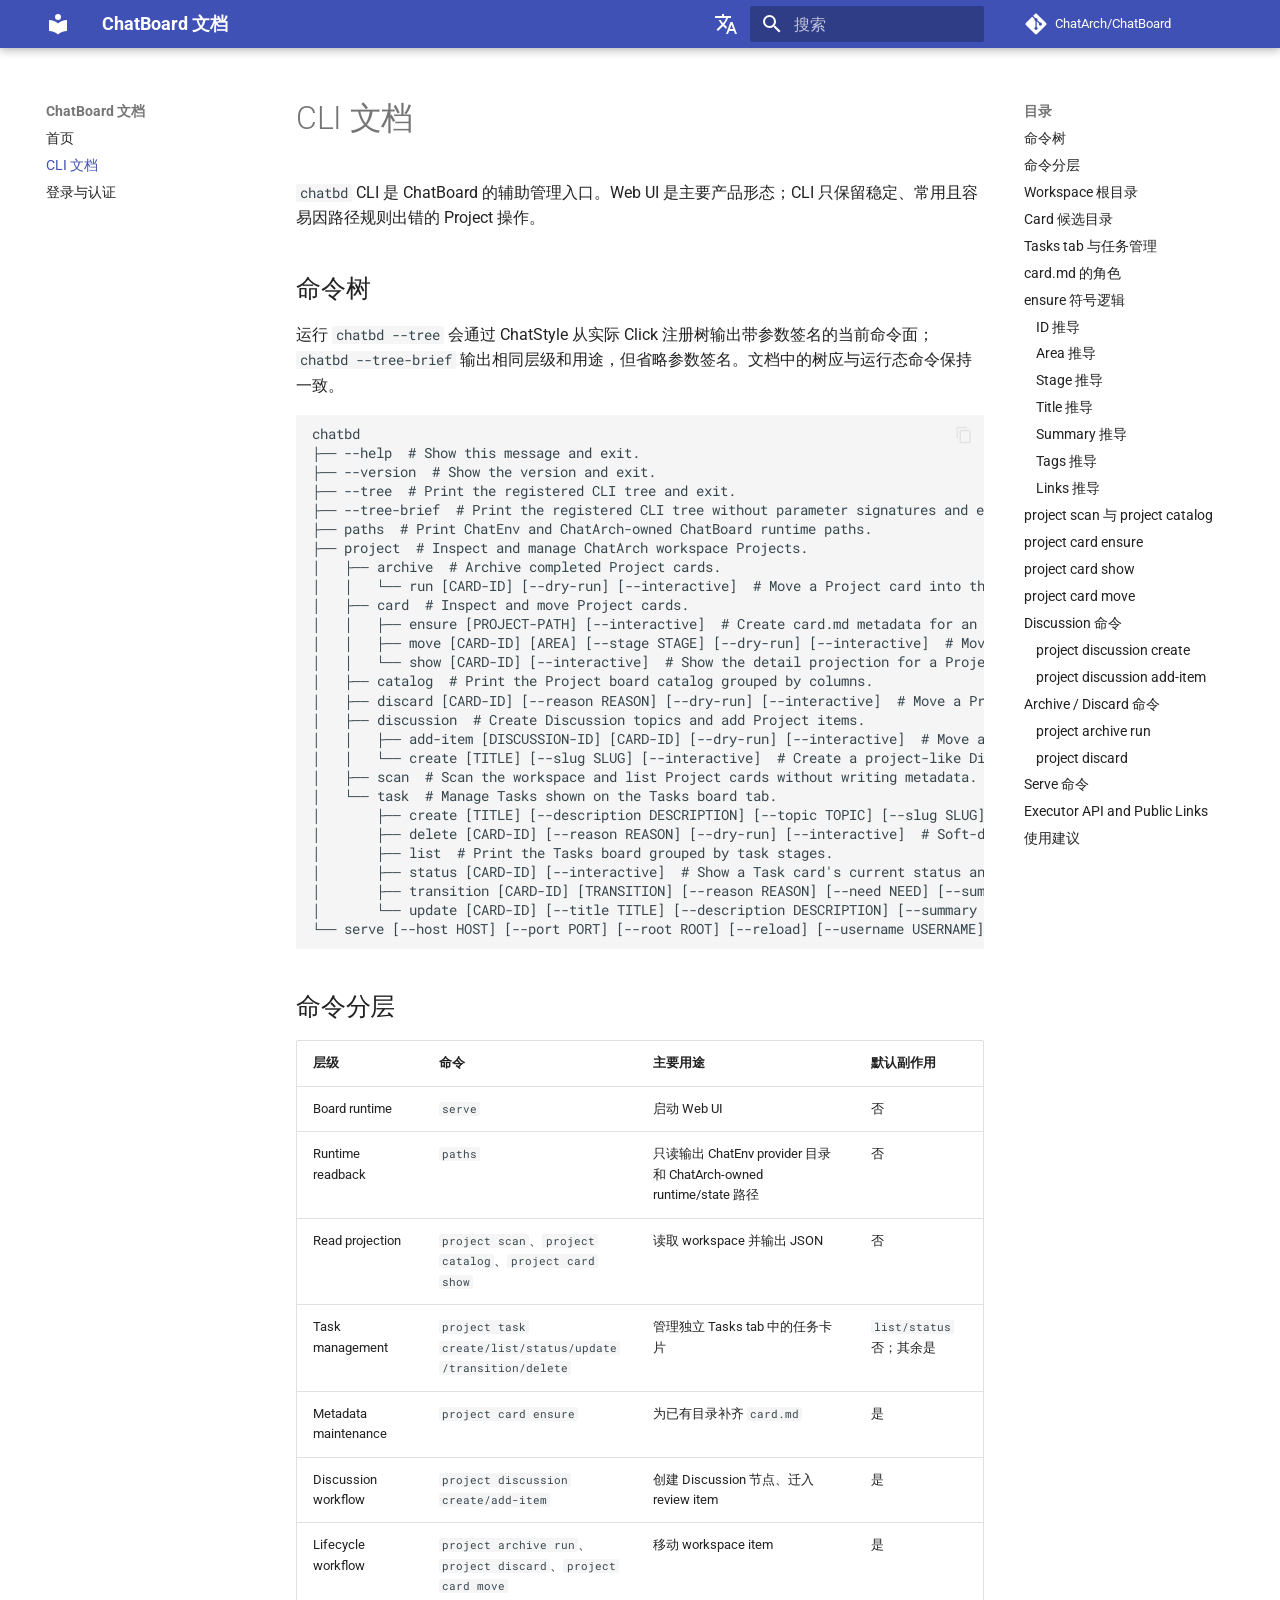
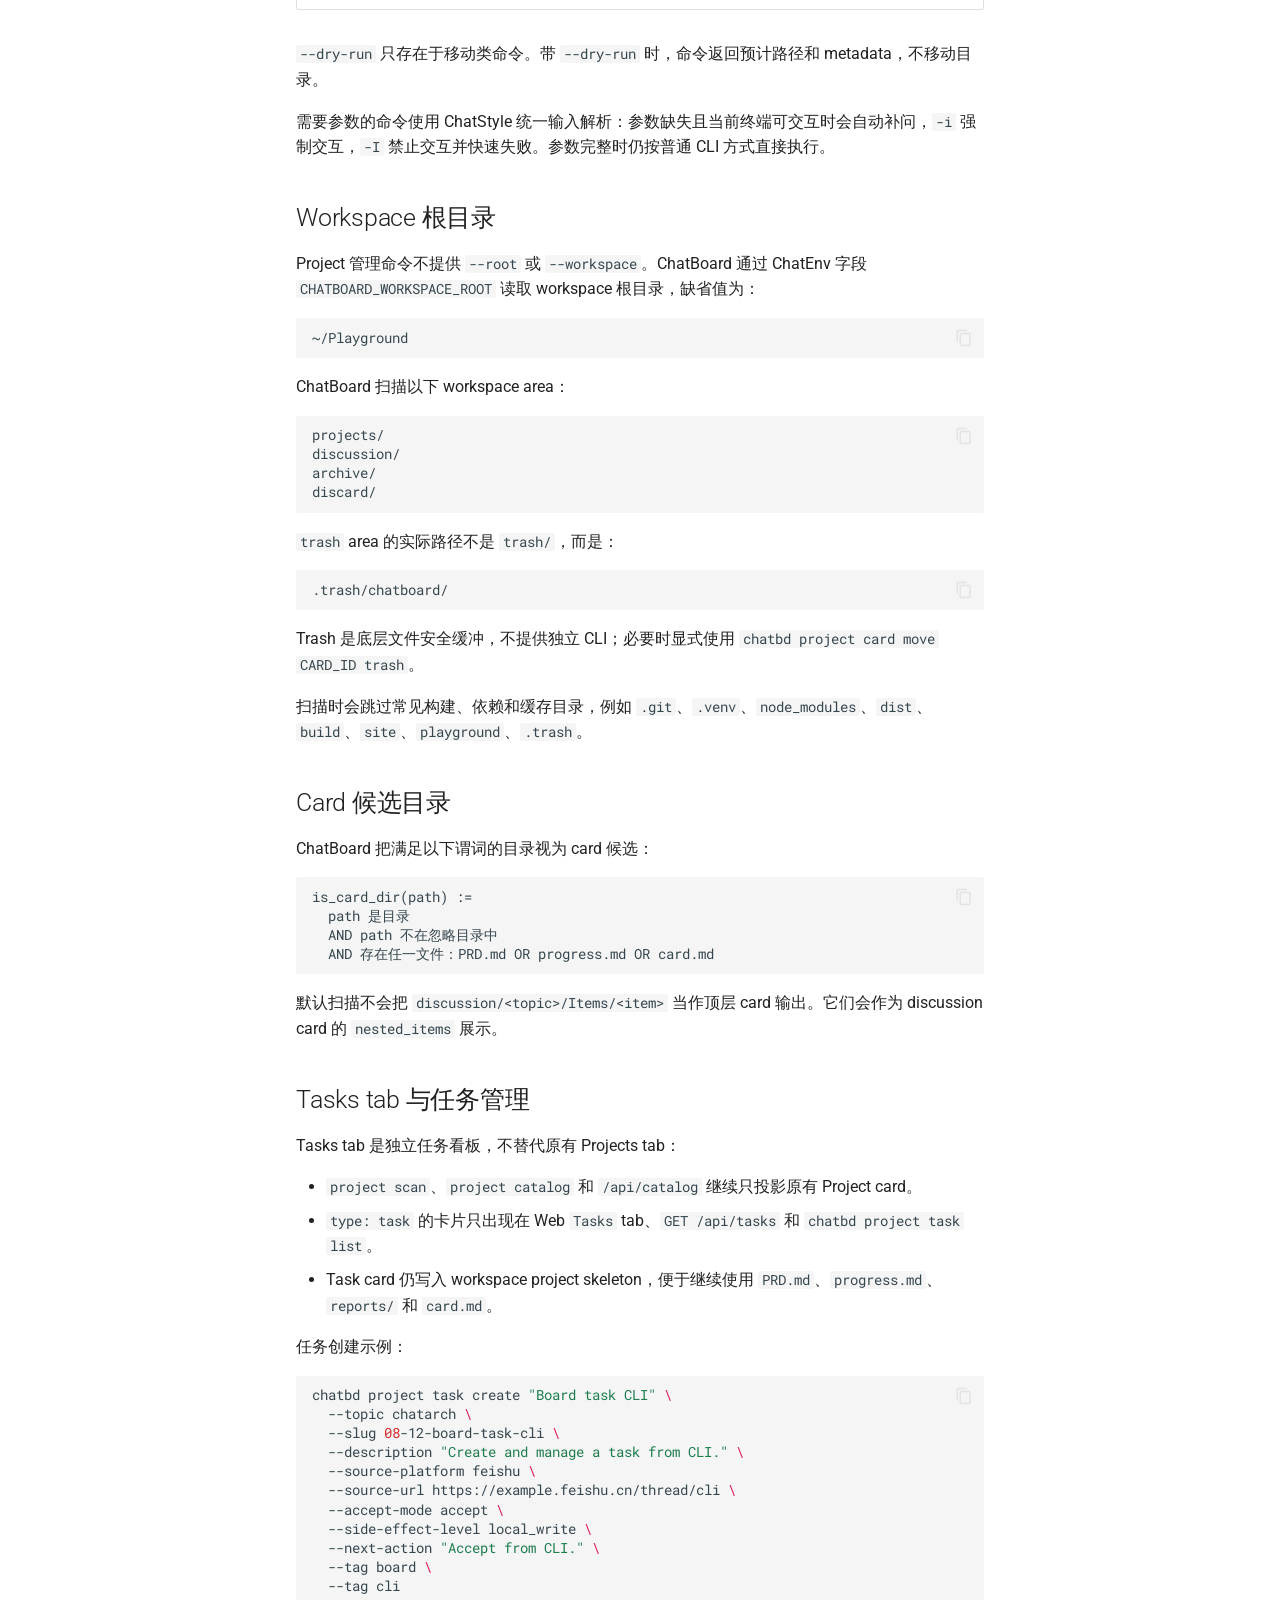
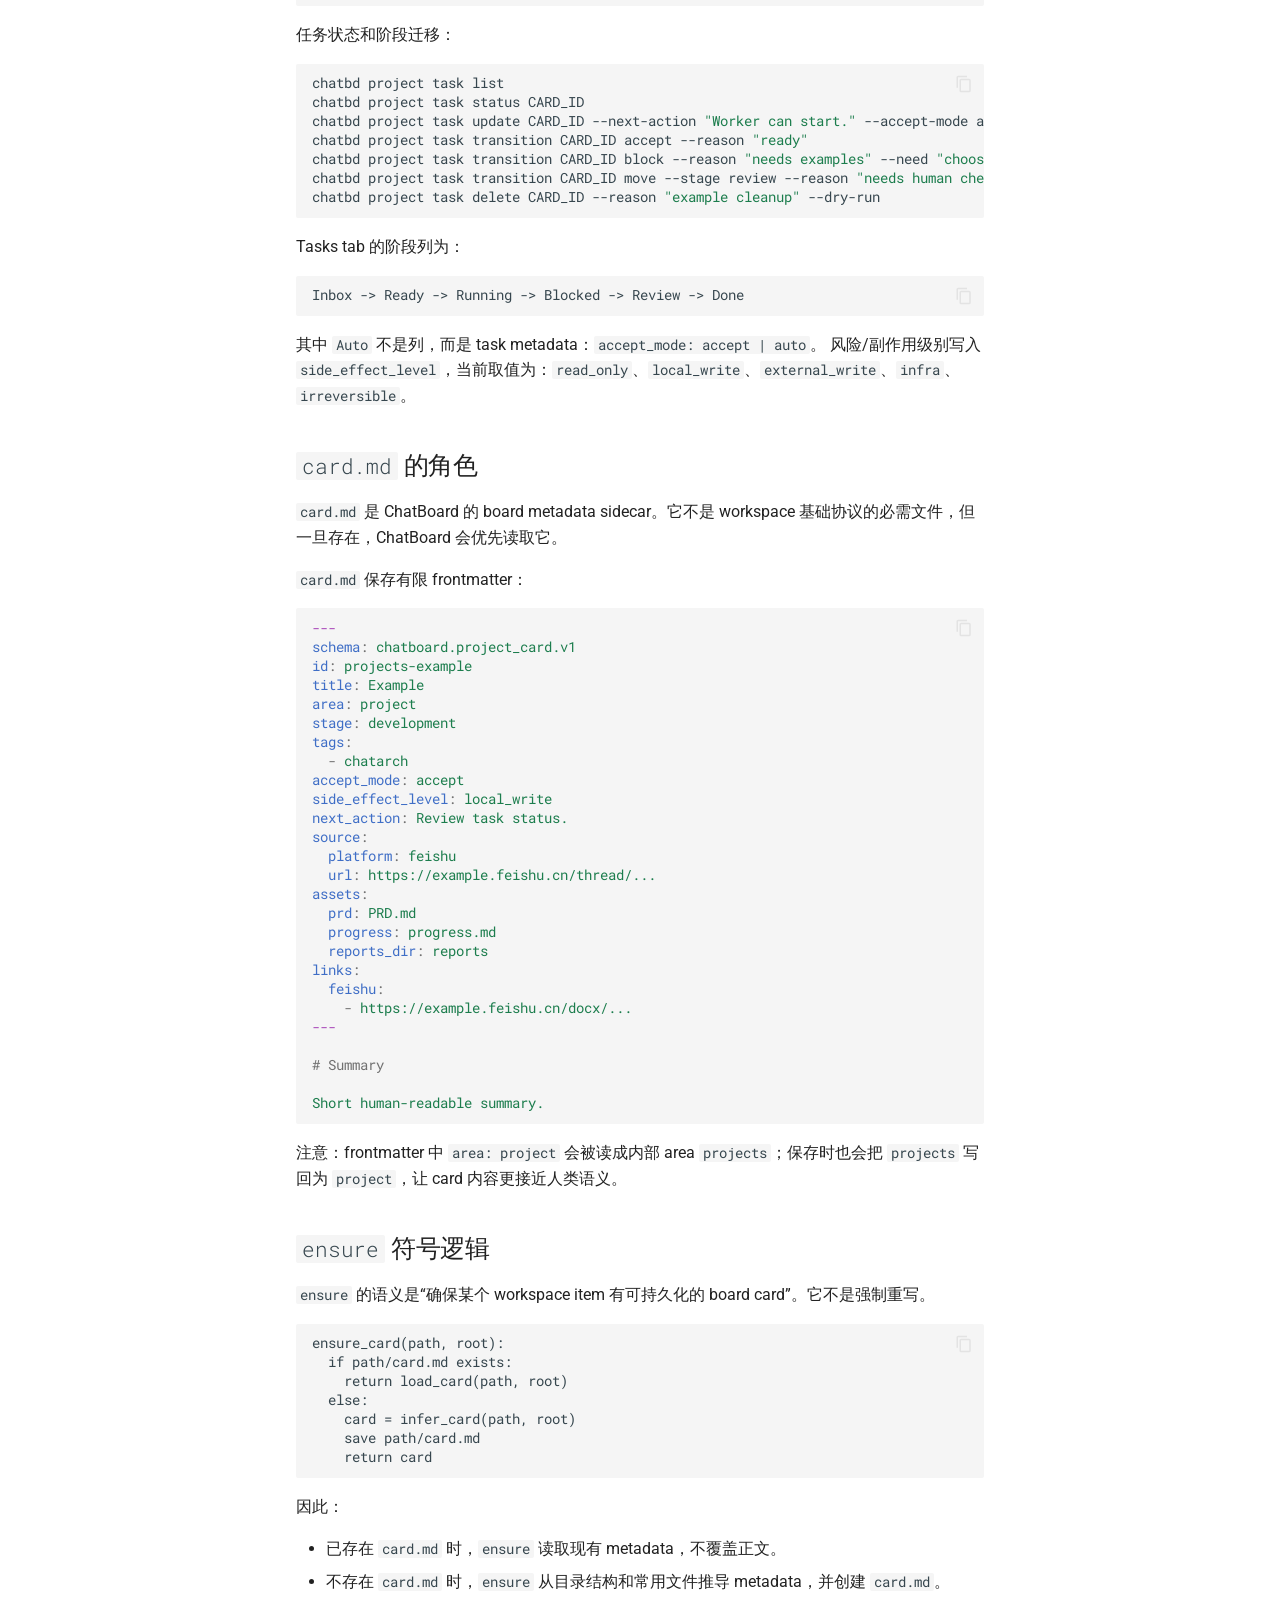
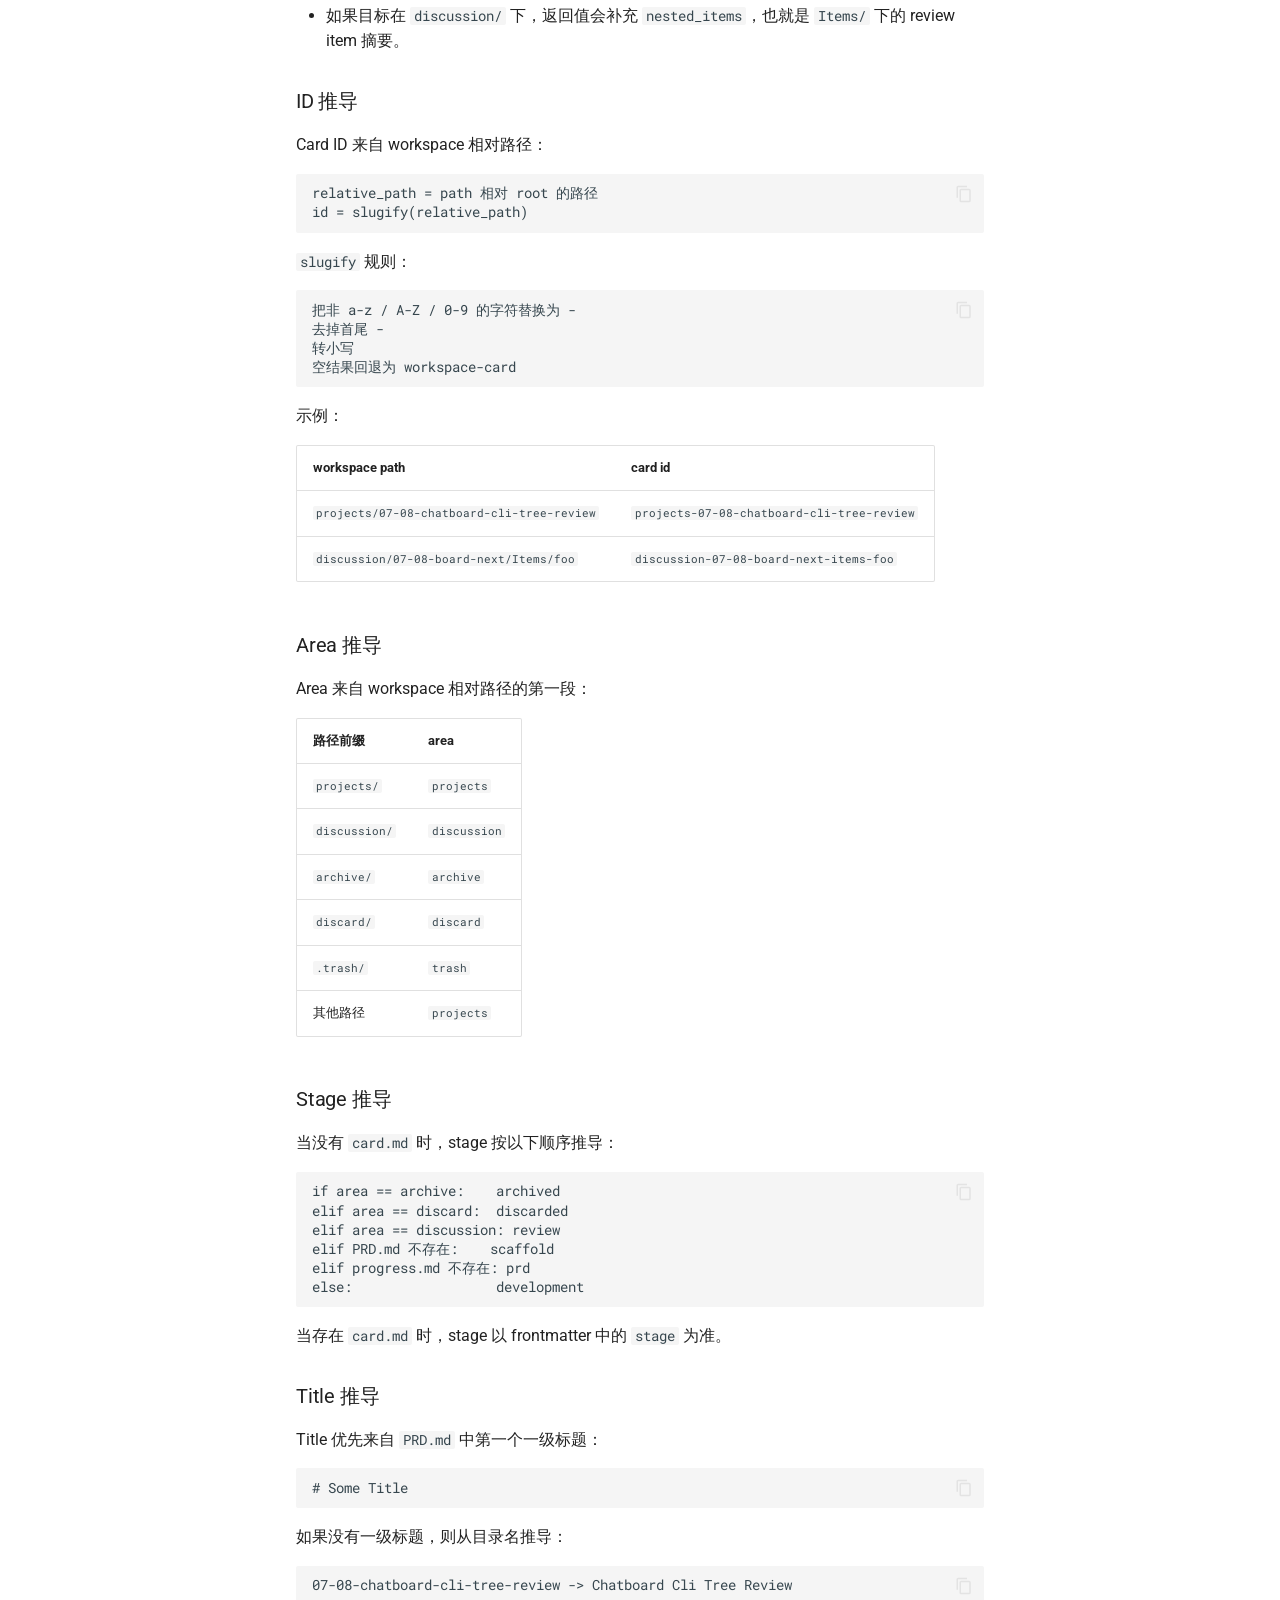
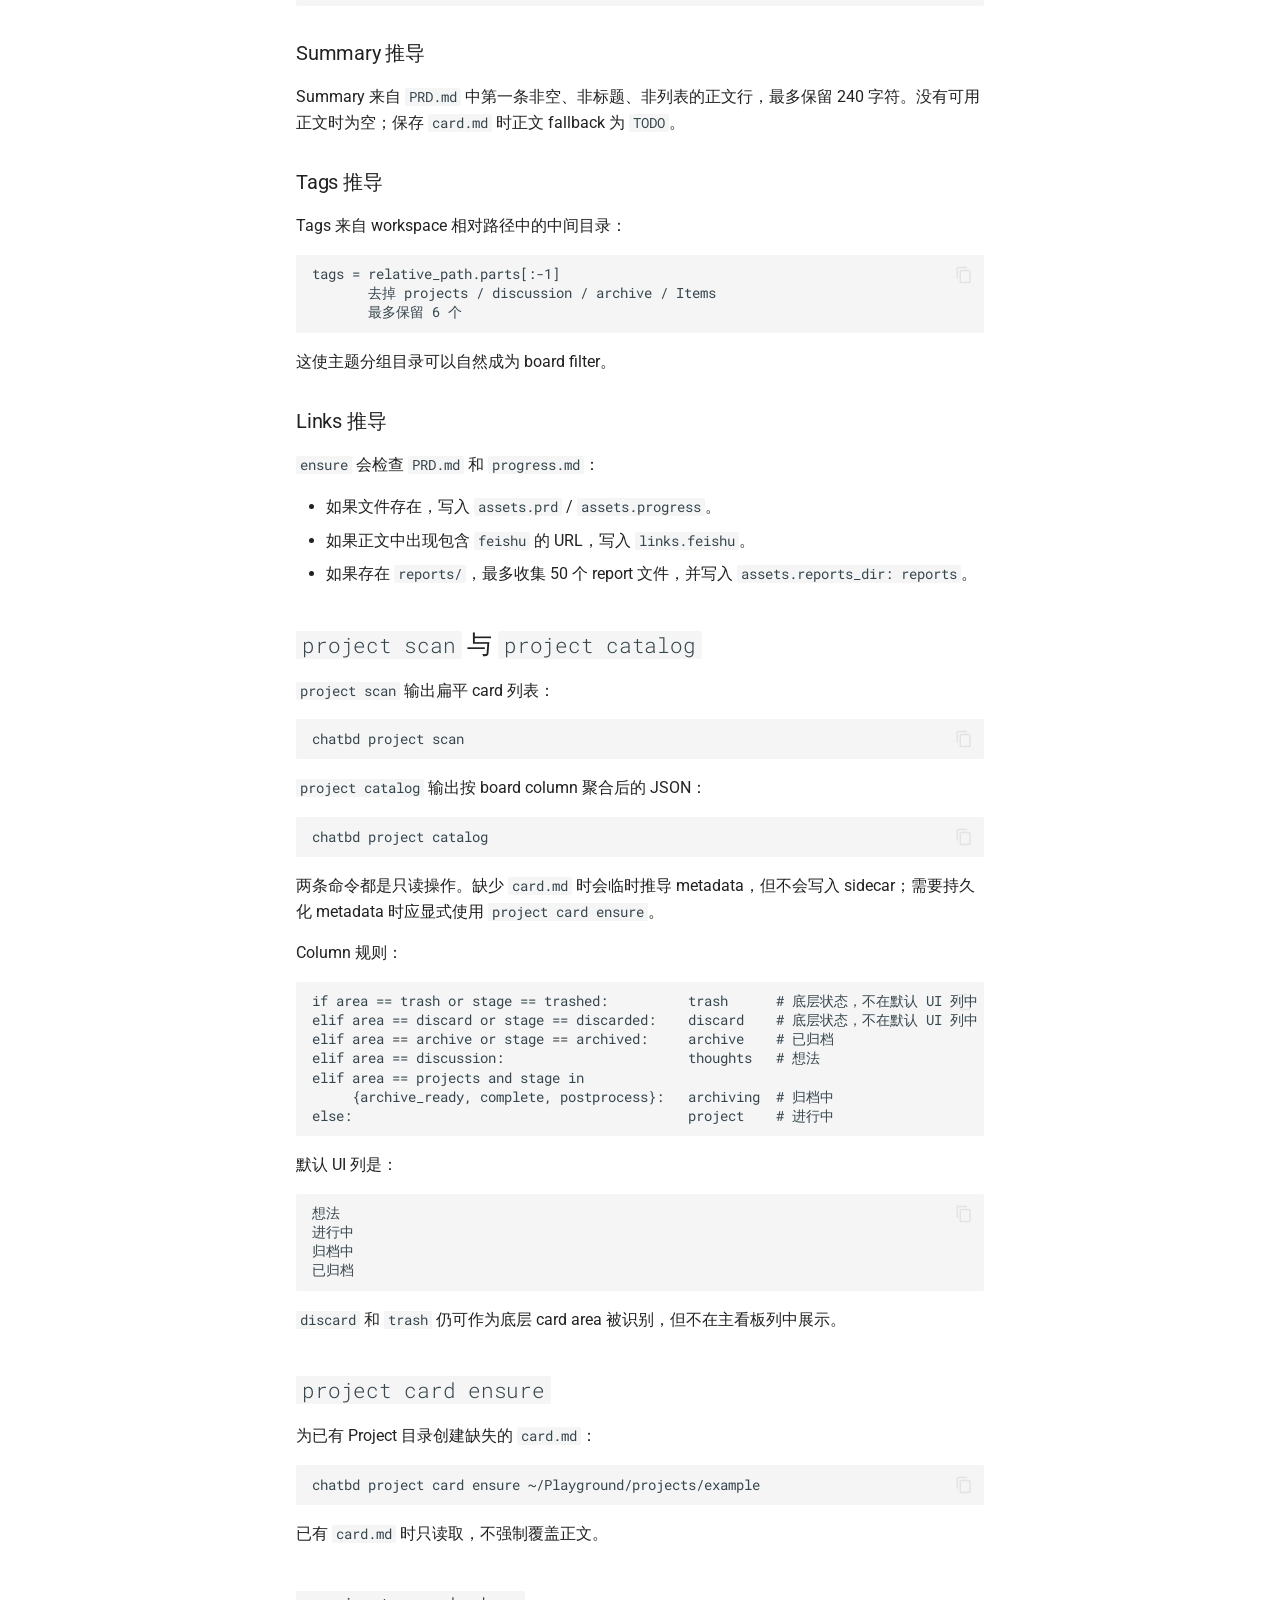
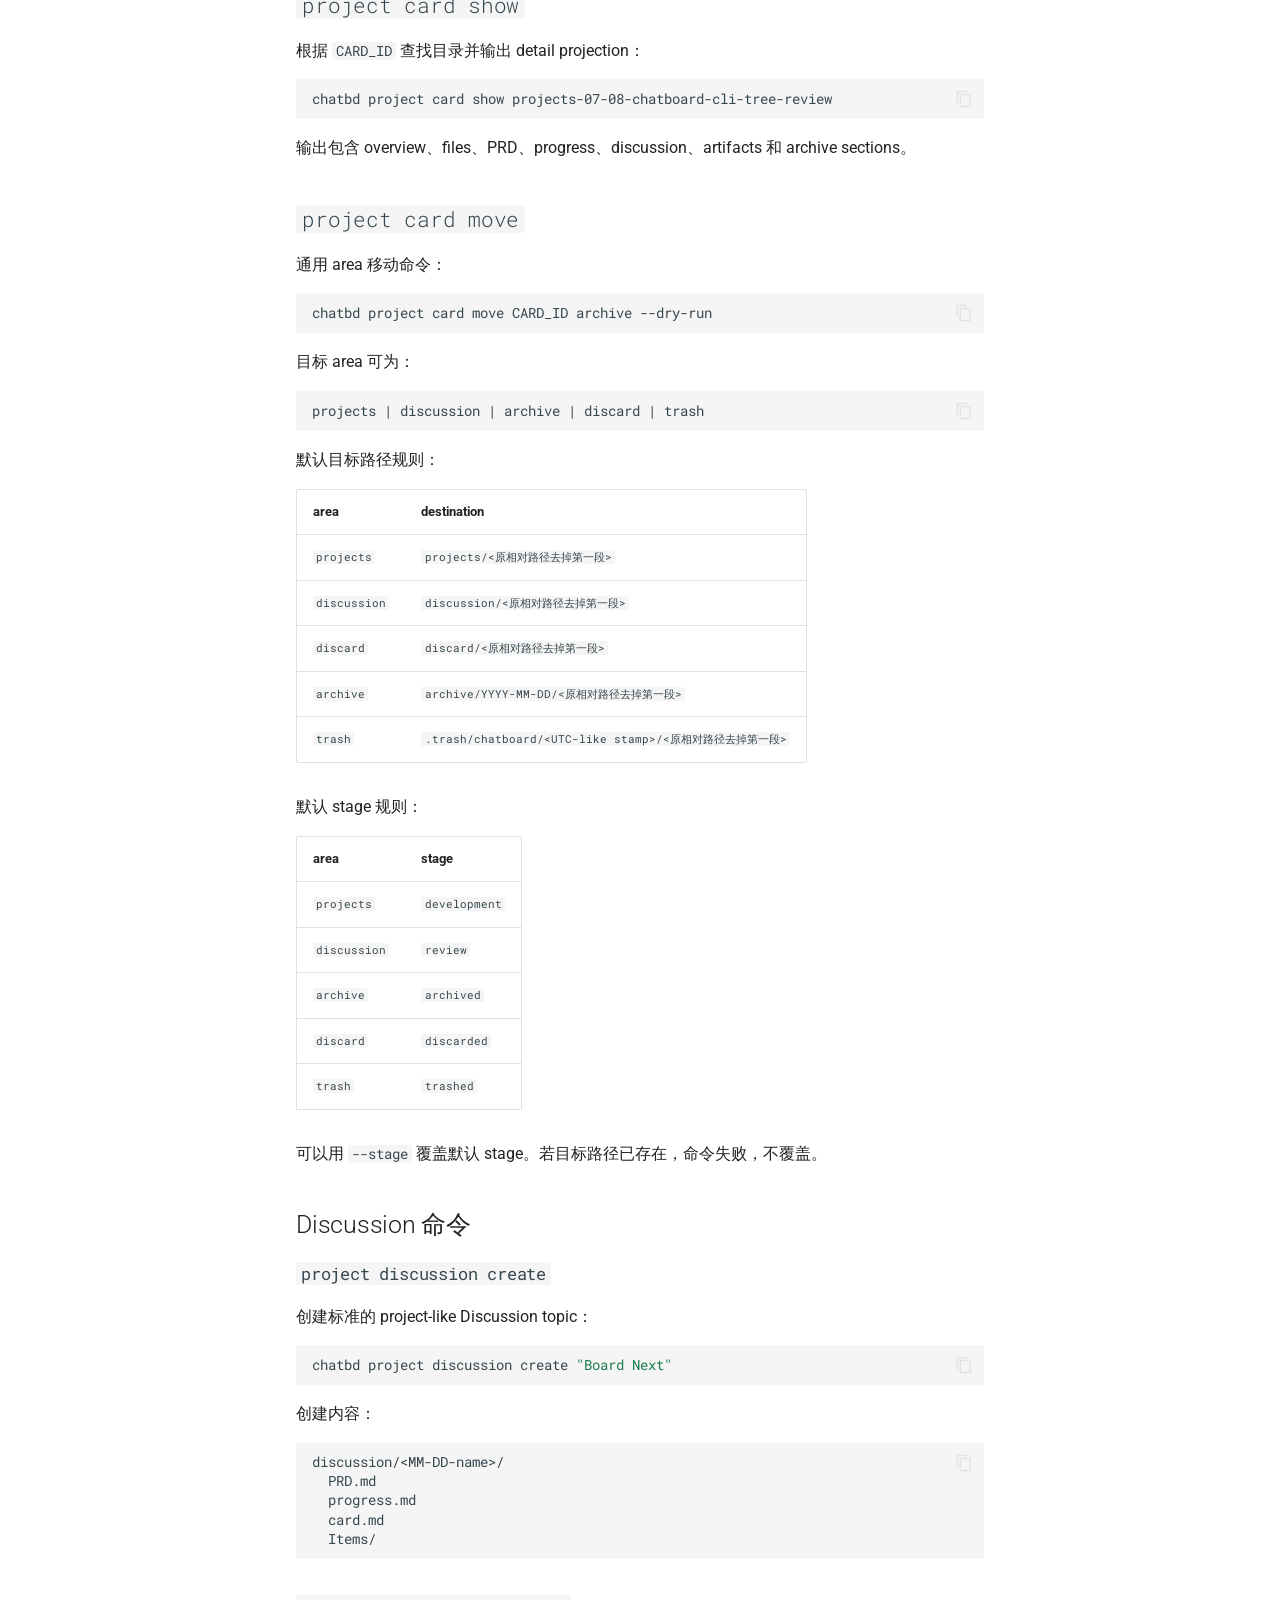
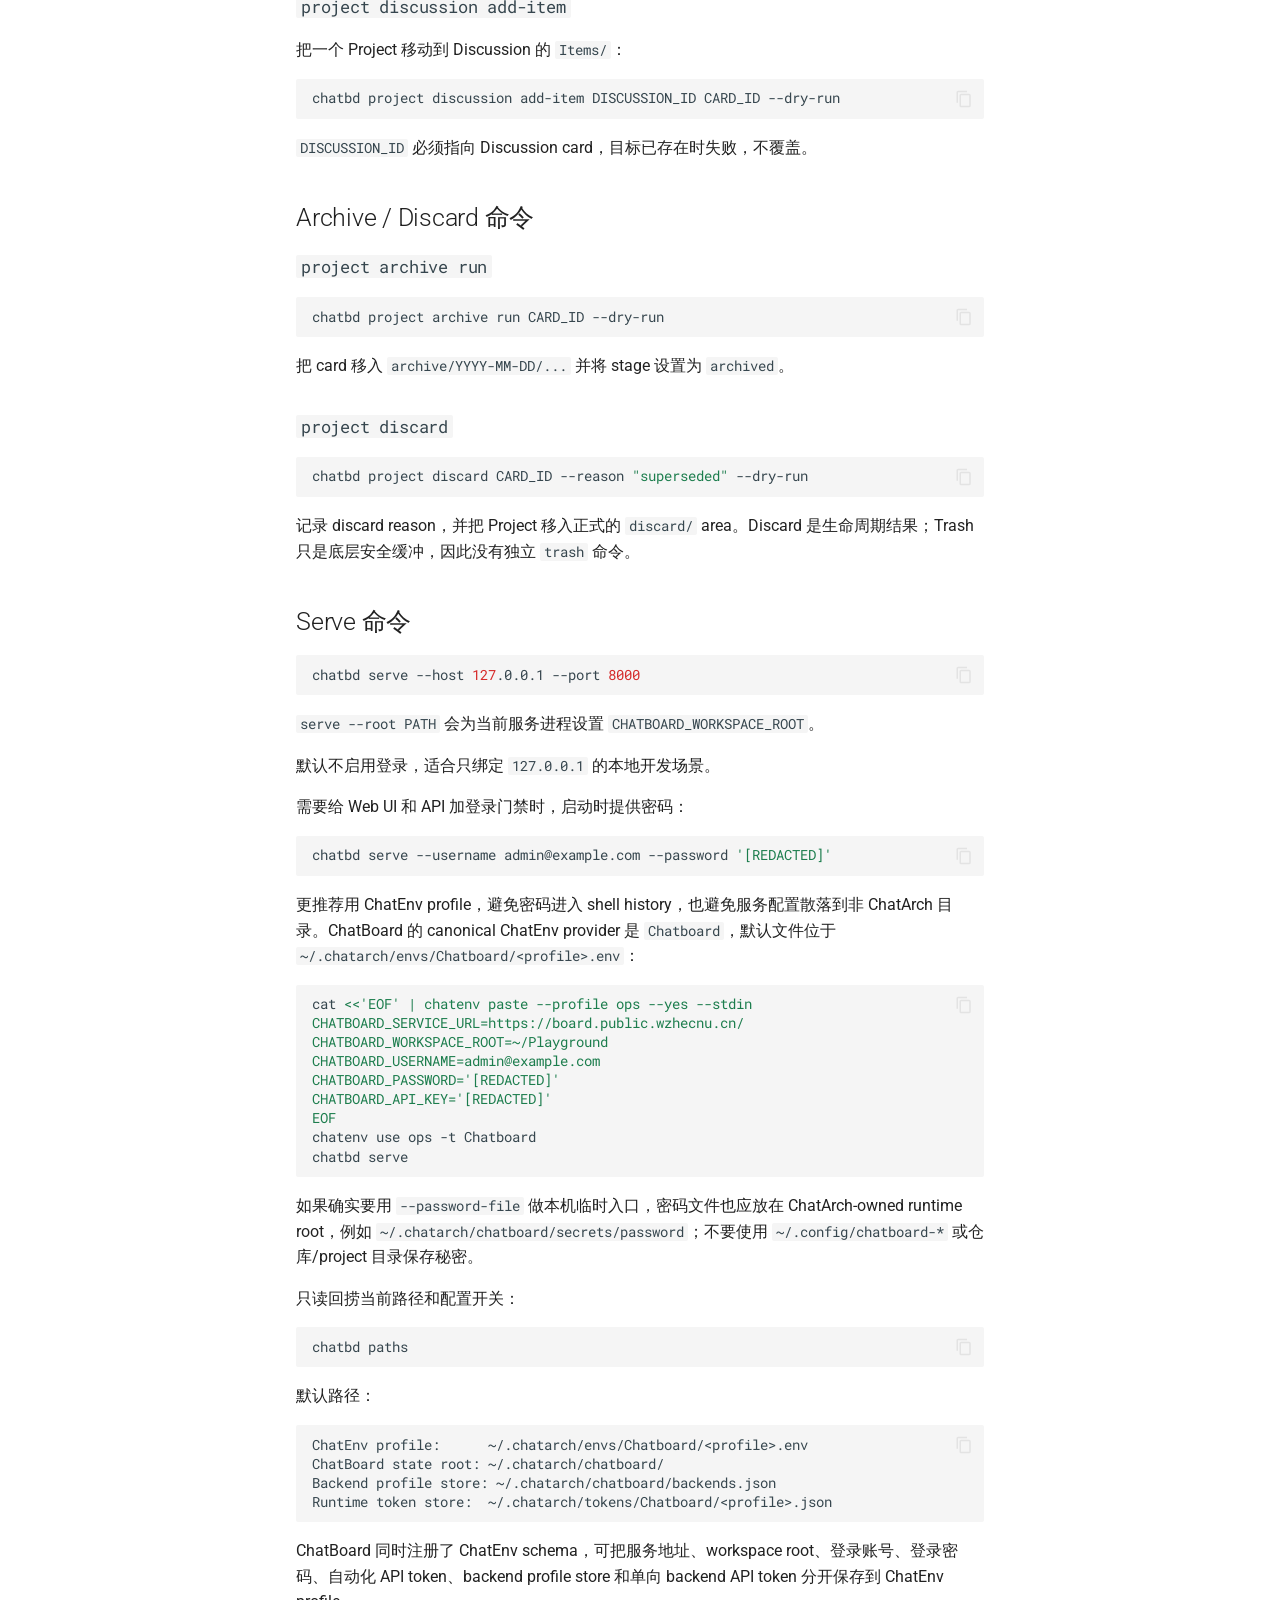
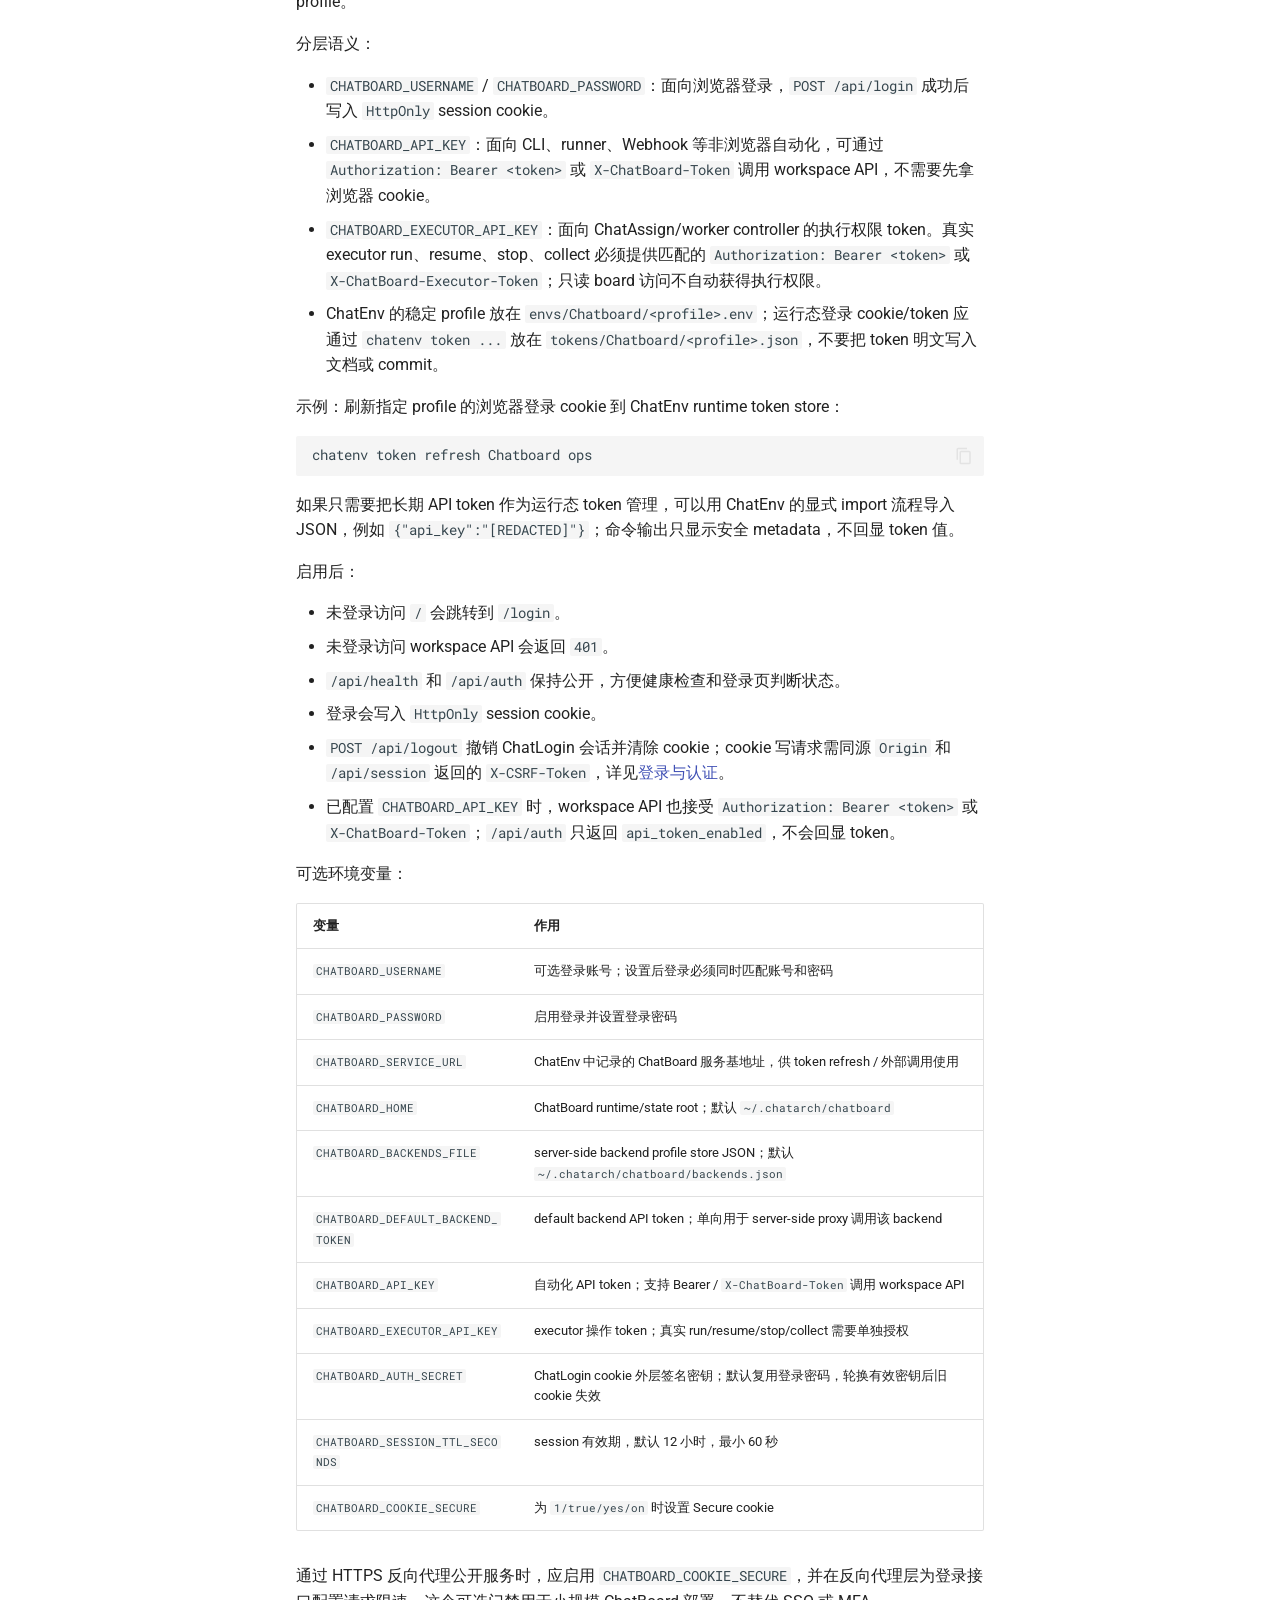
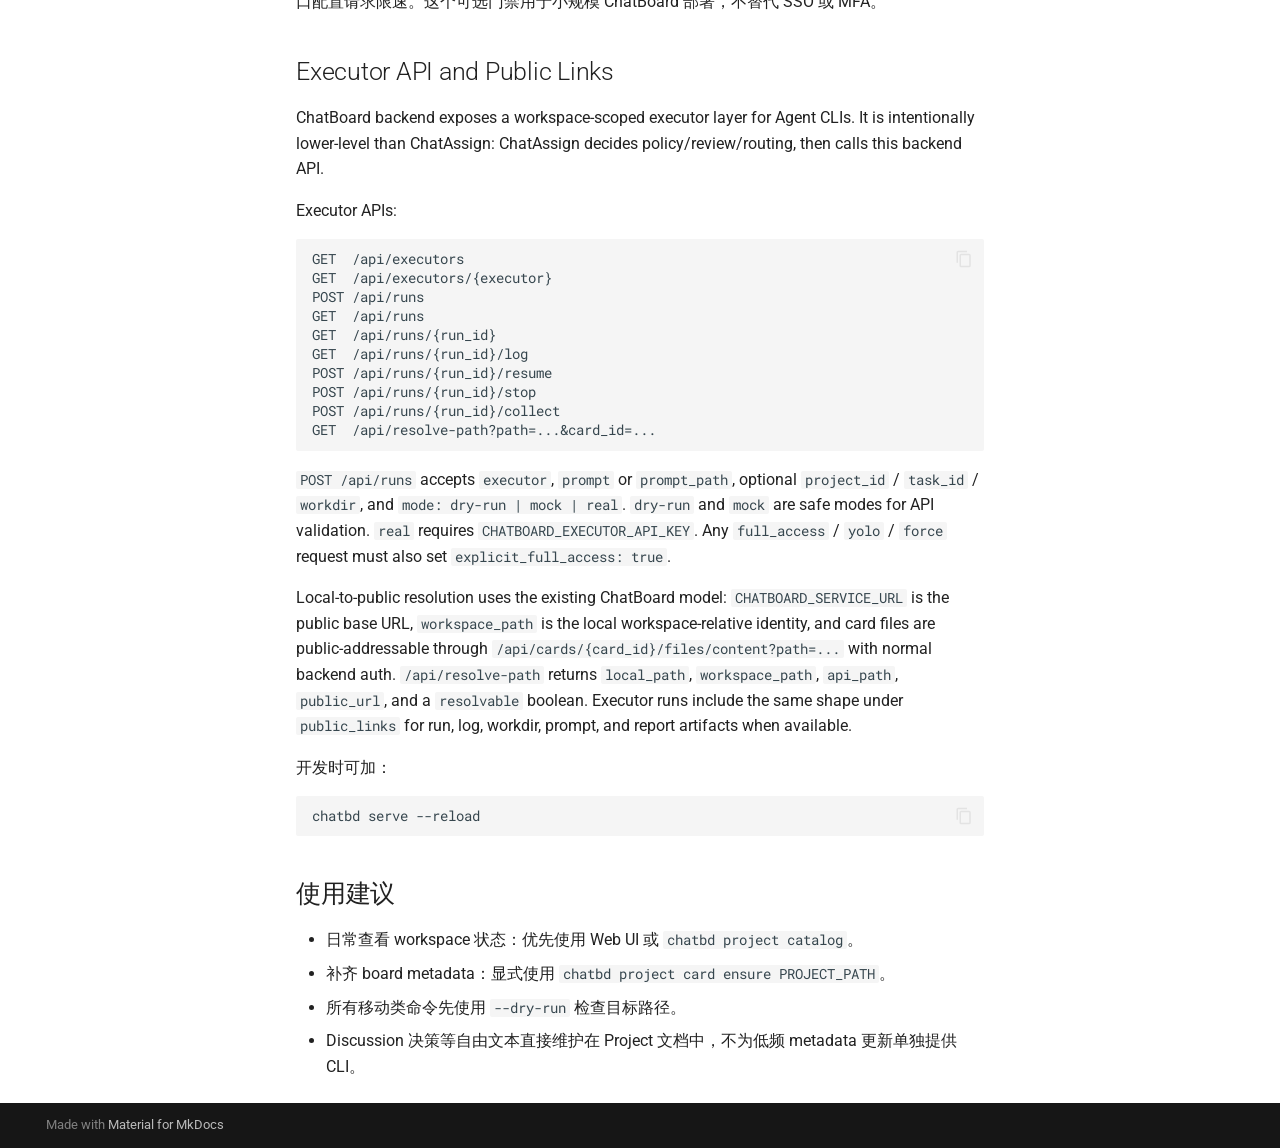
<file: cli/index.html>
<!doctype html>
<html lang="zh" class="no-js">
  <head>
    
      <meta charset="utf-8">
      <meta name="viewport" content="width=device-width,initial-scale=1">
      
      
      
        <link rel="canonical" href="https://arch.gh.wzhecnu.cn/ChatBoard/cli/">
      
      
        <link rel="prev" href="..">
      
      
        <link rel="next" href="../auth/">
      
      
      <link rel="icon" href="../assets/images/favicon.png">
      <meta name="generator" content="mkdocs-1.6.1, mkdocs-material-9.6.23">
    
    
      
        <title>CLI 文档 - ChatBoard 文档</title>
      
    
    
      <link rel="stylesheet" href="../assets/stylesheets/main.84d31ad4.min.css">
      
      


    
    
      
    
    
      
        
        
        <link rel="preconnect" href="https://fonts.gstatic.com" crossorigin>
        <link rel="stylesheet" href="https://fonts.googleapis.com/css?family=Roboto:300,300i,400,400i,700,700i%7CRoboto+Mono:400,400i,700,700i&display=fallback">
        <style>:root{--md-text-font:"Roboto";--md-code-font:"Roboto Mono"}</style>
      
    
    
    <script>__md_scope=new URL("..",location),__md_hash=e=>[...e].reduce(((e,_)=>(e<<5)-e+_.charCodeAt(0)),0),__md_get=(e,_=localStorage,t=__md_scope)=>JSON.parse(_.getItem(t.pathname+"."+e)),__md_set=(e,_,t=localStorage,a=__md_scope)=>{try{t.setItem(a.pathname+"."+e,JSON.stringify(_))}catch(e){}}</script>
    
      

    
    
    
  </head>
  
  
    <body dir="ltr">
  
    
    <input class="md-toggle" data-md-toggle="drawer" type="checkbox" id="__drawer" autocomplete="off">
    <input class="md-toggle" data-md-toggle="search" type="checkbox" id="__search" autocomplete="off">
    <label class="md-overlay" for="__drawer"></label>
    <div data-md-component="skip">
      
        
        <a href="#cli" class="md-skip">
          跳转至
        </a>
      
    </div>
    <div data-md-component="announce">
      
    </div>
    
    
      

  

<header class="md-header md-header--shadow" data-md-component="header">
  <nav class="md-header__inner md-grid" aria-label="页眉">
    <a href=".." title="ChatBoard 文档" class="md-header__button md-logo" aria-label="ChatBoard 文档" data-md-component="logo">
      
  
  <svg xmlns="http://www.w3.org/2000/svg" viewBox="0 0 24 24"><path d="M12 8a3 3 0 0 0 3-3 3 3 0 0 0-3-3 3 3 0 0 0-3 3 3 3 0 0 0 3 3m0 3.54C9.64 9.35 6.5 8 3 8v11c3.5 0 6.64 1.35 9 3.54 2.36-2.19 5.5-3.54 9-3.54V8c-3.5 0-6.64 1.35-9 3.54"/></svg>

    </a>
    <label class="md-header__button md-icon" for="__drawer">
      
      <svg xmlns="http://www.w3.org/2000/svg" viewBox="0 0 24 24"><path d="M3 6h18v2H3zm0 5h18v2H3zm0 5h18v2H3z"/></svg>
    </label>
    <div class="md-header__title" data-md-component="header-title">
      <div class="md-header__ellipsis">
        <div class="md-header__topic">
          <span class="md-ellipsis">
            ChatBoard 文档
          </span>
        </div>
        <div class="md-header__topic" data-md-component="header-topic">
          <span class="md-ellipsis">
            
              CLI 文档
            
          </span>
        </div>
      </div>
    </div>
    
    
      <script>var palette=__md_get("__palette");if(palette&&palette.color){if("(prefers-color-scheme)"===palette.color.media){var media=matchMedia("(prefers-color-scheme: light)"),input=document.querySelector(media.matches?"[data-md-color-media='(prefers-color-scheme: light)']":"[data-md-color-media='(prefers-color-scheme: dark)']");palette.color.media=input.getAttribute("data-md-color-media"),palette.color.scheme=input.getAttribute("data-md-color-scheme"),palette.color.primary=input.getAttribute("data-md-color-primary"),palette.color.accent=input.getAttribute("data-md-color-accent")}for(var[key,value]of Object.entries(palette.color))document.body.setAttribute("data-md-color-"+key,value)}</script>
    
    
      <div class="md-header__option">
  <div class="md-select">
    
    <button class="md-header__button md-icon" aria-label="选择当前语言">
      <svg xmlns="http://www.w3.org/2000/svg" viewBox="0 0 24 24"><path d="m12.87 15.07-2.54-2.51.03-.03A17.5 17.5 0 0 0 14.07 6H17V4h-7V2H8v2H1v2h11.17C11.5 7.92 10.44 9.75 9 11.35 8.07 10.32 7.3 9.19 6.69 8h-2c.73 1.63 1.73 3.17 2.98 4.56l-5.09 5.02L4 19l5-5 3.11 3.11zM18.5 10h-2L12 22h2l1.12-3h4.75L21 22h2zm-2.62 7 1.62-4.33L19.12 17z"/></svg>
    </button>
    <div class="md-select__inner">
      <ul class="md-select__list">
        
          <li class="md-select__item">
            <a href="./" hreflang="zh" class="md-select__link">
              中文
            </a>
          </li>
        
          <li class="md-select__item">
            <a href="../en/cli/" hreflang="en" class="md-select__link">
              English
            </a>
          </li>
        
      </ul>
    </div>
  </div>
</div>
    
    
      
      
        <label class="md-header__button md-icon" for="__search">
          
          <svg xmlns="http://www.w3.org/2000/svg" viewBox="0 0 24 24"><path d="M9.5 3A6.5 6.5 0 0 1 16 9.5c0 1.61-.59 3.09-1.56 4.23l.27.27h.79l5 5-1.5 1.5-5-5v-.79l-.27-.27A6.52 6.52 0 0 1 9.5 16 6.5 6.5 0 0 1 3 9.5 6.5 6.5 0 0 1 9.5 3m0 2C7 5 5 7 5 9.5S7 14 9.5 14 14 12 14 9.5 12 5 9.5 5"/></svg>
        </label>
        <div class="md-search" data-md-component="search" role="dialog">
  <label class="md-search__overlay" for="__search"></label>
  <div class="md-search__inner" role="search">
    <form class="md-search__form" name="search">
      <input type="text" class="md-search__input" name="query" aria-label="搜索" placeholder="搜索" autocapitalize="off" autocorrect="off" autocomplete="off" spellcheck="false" data-md-component="search-query" required>
      <label class="md-search__icon md-icon" for="__search">
        
        <svg xmlns="http://www.w3.org/2000/svg" viewBox="0 0 24 24"><path d="M9.5 3A6.5 6.5 0 0 1 16 9.5c0 1.61-.59 3.09-1.56 4.23l.27.27h.79l5 5-1.5 1.5-5-5v-.79l-.27-.27A6.52 6.52 0 0 1 9.5 16 6.5 6.5 0 0 1 3 9.5 6.5 6.5 0 0 1 9.5 3m0 2C7 5 5 7 5 9.5S7 14 9.5 14 14 12 14 9.5 12 5 9.5 5"/></svg>
        
        <svg xmlns="http://www.w3.org/2000/svg" viewBox="0 0 24 24"><path d="M20 11v2H8l5.5 5.5-1.42 1.42L4.16 12l7.92-7.92L13.5 5.5 8 11z"/></svg>
      </label>
      <nav class="md-search__options" aria-label="查找">
        
        <button type="reset" class="md-search__icon md-icon" title="清空当前内容" aria-label="清空当前内容" tabindex="-1">
          
          <svg xmlns="http://www.w3.org/2000/svg" viewBox="0 0 24 24"><path d="M19 6.41 17.59 5 12 10.59 6.41 5 5 6.41 10.59 12 5 17.59 6.41 19 12 13.41 17.59 19 19 17.59 13.41 12z"/></svg>
        </button>
      </nav>
      
    </form>
    <div class="md-search__output">
      <div class="md-search__scrollwrap" tabindex="0" data-md-scrollfix>
        <div class="md-search-result" data-md-component="search-result">
          <div class="md-search-result__meta">
            正在初始化搜索引擎
          </div>
          <ol class="md-search-result__list" role="presentation"></ol>
        </div>
      </div>
    </div>
  </div>
</div>
      
    
    
      <div class="md-header__source">
        <a href="https://github.com/ChatArch/ChatBoard" title="前往仓库" class="md-source" data-md-component="source">
  <div class="md-source__icon md-icon">
    
    <svg xmlns="http://www.w3.org/2000/svg" viewBox="0 0 448 512"><!--! Font Awesome Free 7.1.0 by @fontawesome - https://fontawesome.com License - https://fontawesome.com/license/free (Icons: CC BY 4.0, Fonts: SIL OFL 1.1, Code: MIT License) Copyright 2025 Fonticons, Inc.--><path d="M439.6 236.1 244 40.5c-5.4-5.5-12.8-8.5-20.4-8.5s-15 3-20.4 8.4L162.5 81l51.5 51.5c27.1-9.1 52.7 16.8 43.4 43.7l49.7 49.7c34.2-11.8 61.2 31 35.5 56.7-26.5 26.5-70.2-2.9-56-37.3L240.3 199v121.9c25.3 12.5 22.3 41.8 9.1 55-6.4 6.4-15.2 10.1-24.3 10.1s-17.8-3.6-24.3-10.1c-17.6-17.6-11.1-46.9 11.2-56v-123c-20.8-8.5-24.6-30.7-18.6-45L142.6 101 8.5 235.1C3 240.6 0 247.9 0 255.5s3 15 8.5 20.4l195.6 195.7c5.4 5.4 12.7 8.4 20.4 8.4s15-3 20.4-8.4l194.7-194.7c5.4-5.4 8.4-12.8 8.4-20.4s-3-15-8.4-20.4"/></svg>
  </div>
  <div class="md-source__repository">
    ChatArch/ChatBoard
  </div>
</a>
      </div>
    
  </nav>
  
</header>
    
    <div class="md-container" data-md-component="container">
      
      
        
          
        
      
      <main class="md-main" data-md-component="main">
        <div class="md-main__inner md-grid">
          
            
              
              <div class="md-sidebar md-sidebar--primary" data-md-component="sidebar" data-md-type="navigation" >
                <div class="md-sidebar__scrollwrap">
                  <div class="md-sidebar__inner">
                    



<nav class="md-nav md-nav--primary" aria-label="导航栏" data-md-level="0">
  <label class="md-nav__title" for="__drawer">
    <a href=".." title="ChatBoard 文档" class="md-nav__button md-logo" aria-label="ChatBoard 文档" data-md-component="logo">
      
  
  <svg xmlns="http://www.w3.org/2000/svg" viewBox="0 0 24 24"><path d="M12 8a3 3 0 0 0 3-3 3 3 0 0 0-3-3 3 3 0 0 0-3 3 3 3 0 0 0 3 3m0 3.54C9.64 9.35 6.5 8 3 8v11c3.5 0 6.64 1.35 9 3.54 2.36-2.19 5.5-3.54 9-3.54V8c-3.5 0-6.64 1.35-9 3.54"/></svg>

    </a>
    ChatBoard 文档
  </label>
  
    <div class="md-nav__source">
      <a href="https://github.com/ChatArch/ChatBoard" title="前往仓库" class="md-source" data-md-component="source">
  <div class="md-source__icon md-icon">
    
    <svg xmlns="http://www.w3.org/2000/svg" viewBox="0 0 448 512"><!--! Font Awesome Free 7.1.0 by @fontawesome - https://fontawesome.com License - https://fontawesome.com/license/free (Icons: CC BY 4.0, Fonts: SIL OFL 1.1, Code: MIT License) Copyright 2025 Fonticons, Inc.--><path d="M439.6 236.1 244 40.5c-5.4-5.5-12.8-8.5-20.4-8.5s-15 3-20.4 8.4L162.5 81l51.5 51.5c27.1-9.1 52.7 16.8 43.4 43.7l49.7 49.7c34.2-11.8 61.2 31 35.5 56.7-26.5 26.5-70.2-2.9-56-37.3L240.3 199v121.9c25.3 12.5 22.3 41.8 9.1 55-6.4 6.4-15.2 10.1-24.3 10.1s-17.8-3.6-24.3-10.1c-17.6-17.6-11.1-46.9 11.2-56v-123c-20.8-8.5-24.6-30.7-18.6-45L142.6 101 8.5 235.1C3 240.6 0 247.9 0 255.5s3 15 8.5 20.4l195.6 195.7c5.4 5.4 12.7 8.4 20.4 8.4s15-3 20.4-8.4l194.7-194.7c5.4-5.4 8.4-12.8 8.4-20.4s-3-15-8.4-20.4"/></svg>
  </div>
  <div class="md-source__repository">
    ChatArch/ChatBoard
  </div>
</a>
    </div>
  
  <ul class="md-nav__list" data-md-scrollfix>
    
      
      
  
  
  
  
    <li class="md-nav__item">
      <a href=".." class="md-nav__link">
        
  
  
  <span class="md-ellipsis">
    首页
    
  </span>
  

      </a>
    </li>
  

    
      
      
  
  
    
  
  
  
    <li class="md-nav__item md-nav__item--active">
      
      <input class="md-nav__toggle md-toggle" type="checkbox" id="__toc">
      
      
        
      
      
        <label class="md-nav__link md-nav__link--active" for="__toc">
          
  
  
  <span class="md-ellipsis">
    CLI 文档
    
  </span>
  

          <span class="md-nav__icon md-icon"></span>
        </label>
      
      <a href="./" class="md-nav__link md-nav__link--active">
        
  
  
  <span class="md-ellipsis">
    CLI 文档
    
  </span>
  

      </a>
      
        

<nav class="md-nav md-nav--secondary" aria-label="目录">
  
  
  
    
  
  
    <label class="md-nav__title" for="__toc">
      <span class="md-nav__icon md-icon"></span>
      目录
    </label>
    <ul class="md-nav__list" data-md-component="toc" data-md-scrollfix>
      
        <li class="md-nav__item">
  <a href="#_1" class="md-nav__link">
    <span class="md-ellipsis">
      命令树
    </span>
  </a>
  
</li>
      
        <li class="md-nav__item">
  <a href="#_2" class="md-nav__link">
    <span class="md-ellipsis">
      命令分层
    </span>
  </a>
  
</li>
      
        <li class="md-nav__item">
  <a href="#workspace" class="md-nav__link">
    <span class="md-ellipsis">
      Workspace 根目录
    </span>
  </a>
  
</li>
      
        <li class="md-nav__item">
  <a href="#card" class="md-nav__link">
    <span class="md-ellipsis">
      Card 候选目录
    </span>
  </a>
  
</li>
      
        <li class="md-nav__item">
  <a href="#tasks-tab" class="md-nav__link">
    <span class="md-ellipsis">
      Tasks tab 与任务管理
    </span>
  </a>
  
</li>
      
        <li class="md-nav__item">
  <a href="#cardmd" class="md-nav__link">
    <span class="md-ellipsis">
      card.md 的角色
    </span>
  </a>
  
</li>
      
        <li class="md-nav__item">
  <a href="#ensure" class="md-nav__link">
    <span class="md-ellipsis">
      ensure 符号逻辑
    </span>
  </a>
  
    <nav class="md-nav" aria-label="ensure 符号逻辑">
      <ul class="md-nav__list">
        
          <li class="md-nav__item">
  <a href="#id" class="md-nav__link">
    <span class="md-ellipsis">
      ID 推导
    </span>
  </a>
  
</li>
        
          <li class="md-nav__item">
  <a href="#area" class="md-nav__link">
    <span class="md-ellipsis">
      Area 推导
    </span>
  </a>
  
</li>
        
          <li class="md-nav__item">
  <a href="#stage" class="md-nav__link">
    <span class="md-ellipsis">
      Stage 推导
    </span>
  </a>
  
</li>
        
          <li class="md-nav__item">
  <a href="#title" class="md-nav__link">
    <span class="md-ellipsis">
      Title 推导
    </span>
  </a>
  
</li>
        
          <li class="md-nav__item">
  <a href="#summary" class="md-nav__link">
    <span class="md-ellipsis">
      Summary 推导
    </span>
  </a>
  
</li>
        
          <li class="md-nav__item">
  <a href="#tags" class="md-nav__link">
    <span class="md-ellipsis">
      Tags 推导
    </span>
  </a>
  
</li>
        
          <li class="md-nav__item">
  <a href="#links" class="md-nav__link">
    <span class="md-ellipsis">
      Links 推导
    </span>
  </a>
  
</li>
        
      </ul>
    </nav>
  
</li>
      
        <li class="md-nav__item">
  <a href="#project-scan-project-catalog" class="md-nav__link">
    <span class="md-ellipsis">
      project scan 与 project catalog
    </span>
  </a>
  
</li>
      
        <li class="md-nav__item">
  <a href="#project-card-ensure" class="md-nav__link">
    <span class="md-ellipsis">
      project card ensure
    </span>
  </a>
  
</li>
      
        <li class="md-nav__item">
  <a href="#project-card-show" class="md-nav__link">
    <span class="md-ellipsis">
      project card show
    </span>
  </a>
  
</li>
      
        <li class="md-nav__item">
  <a href="#project-card-move" class="md-nav__link">
    <span class="md-ellipsis">
      project card move
    </span>
  </a>
  
</li>
      
        <li class="md-nav__item">
  <a href="#discussion" class="md-nav__link">
    <span class="md-ellipsis">
      Discussion 命令
    </span>
  </a>
  
    <nav class="md-nav" aria-label="Discussion 命令">
      <ul class="md-nav__list">
        
          <li class="md-nav__item">
  <a href="#project-discussion-create" class="md-nav__link">
    <span class="md-ellipsis">
      project discussion create
    </span>
  </a>
  
</li>
        
          <li class="md-nav__item">
  <a href="#project-discussion-add-item" class="md-nav__link">
    <span class="md-ellipsis">
      project discussion add-item
    </span>
  </a>
  
</li>
        
      </ul>
    </nav>
  
</li>
      
        <li class="md-nav__item">
  <a href="#archive-discard" class="md-nav__link">
    <span class="md-ellipsis">
      Archive / Discard 命令
    </span>
  </a>
  
    <nav class="md-nav" aria-label="Archive / Discard 命令">
      <ul class="md-nav__list">
        
          <li class="md-nav__item">
  <a href="#project-archive-run" class="md-nav__link">
    <span class="md-ellipsis">
      project archive run
    </span>
  </a>
  
</li>
        
          <li class="md-nav__item">
  <a href="#project-discard" class="md-nav__link">
    <span class="md-ellipsis">
      project discard
    </span>
  </a>
  
</li>
        
      </ul>
    </nav>
  
</li>
      
        <li class="md-nav__item">
  <a href="#serve" class="md-nav__link">
    <span class="md-ellipsis">
      Serve 命令
    </span>
  </a>
  
</li>
      
        <li class="md-nav__item">
  <a href="#executor-api-and-public-links" class="md-nav__link">
    <span class="md-ellipsis">
      Executor API and Public Links
    </span>
  </a>
  
</li>
      
        <li class="md-nav__item">
  <a href="#_3" class="md-nav__link">
    <span class="md-ellipsis">
      使用建议
    </span>
  </a>
  
</li>
      
    </ul>
  
</nav>
      
    </li>
  

    
      
      
  
  
  
  
    <li class="md-nav__item">
      <a href="../auth/" class="md-nav__link">
        
  
  
  <span class="md-ellipsis">
    登录与认证
    
  </span>
  

      </a>
    </li>
  

    
  </ul>
</nav>
                  </div>
                </div>
              </div>
            
            
              
              <div class="md-sidebar md-sidebar--secondary" data-md-component="sidebar" data-md-type="toc" >
                <div class="md-sidebar__scrollwrap">
                  <div class="md-sidebar__inner">
                    

<nav class="md-nav md-nav--secondary" aria-label="目录">
  
  
  
    
  
  
    <label class="md-nav__title" for="__toc">
      <span class="md-nav__icon md-icon"></span>
      目录
    </label>
    <ul class="md-nav__list" data-md-component="toc" data-md-scrollfix>
      
        <li class="md-nav__item">
  <a href="#_1" class="md-nav__link">
    <span class="md-ellipsis">
      命令树
    </span>
  </a>
  
</li>
      
        <li class="md-nav__item">
  <a href="#_2" class="md-nav__link">
    <span class="md-ellipsis">
      命令分层
    </span>
  </a>
  
</li>
      
        <li class="md-nav__item">
  <a href="#workspace" class="md-nav__link">
    <span class="md-ellipsis">
      Workspace 根目录
    </span>
  </a>
  
</li>
      
        <li class="md-nav__item">
  <a href="#card" class="md-nav__link">
    <span class="md-ellipsis">
      Card 候选目录
    </span>
  </a>
  
</li>
      
        <li class="md-nav__item">
  <a href="#tasks-tab" class="md-nav__link">
    <span class="md-ellipsis">
      Tasks tab 与任务管理
    </span>
  </a>
  
</li>
      
        <li class="md-nav__item">
  <a href="#cardmd" class="md-nav__link">
    <span class="md-ellipsis">
      card.md 的角色
    </span>
  </a>
  
</li>
      
        <li class="md-nav__item">
  <a href="#ensure" class="md-nav__link">
    <span class="md-ellipsis">
      ensure 符号逻辑
    </span>
  </a>
  
    <nav class="md-nav" aria-label="ensure 符号逻辑">
      <ul class="md-nav__list">
        
          <li class="md-nav__item">
  <a href="#id" class="md-nav__link">
    <span class="md-ellipsis">
      ID 推导
    </span>
  </a>
  
</li>
        
          <li class="md-nav__item">
  <a href="#area" class="md-nav__link">
    <span class="md-ellipsis">
      Area 推导
    </span>
  </a>
  
</li>
        
          <li class="md-nav__item">
  <a href="#stage" class="md-nav__link">
    <span class="md-ellipsis">
      Stage 推导
    </span>
  </a>
  
</li>
        
          <li class="md-nav__item">
  <a href="#title" class="md-nav__link">
    <span class="md-ellipsis">
      Title 推导
    </span>
  </a>
  
</li>
        
          <li class="md-nav__item">
  <a href="#summary" class="md-nav__link">
    <span class="md-ellipsis">
      Summary 推导
    </span>
  </a>
  
</li>
        
          <li class="md-nav__item">
  <a href="#tags" class="md-nav__link">
    <span class="md-ellipsis">
      Tags 推导
    </span>
  </a>
  
</li>
        
          <li class="md-nav__item">
  <a href="#links" class="md-nav__link">
    <span class="md-ellipsis">
      Links 推导
    </span>
  </a>
  
</li>
        
      </ul>
    </nav>
  
</li>
      
        <li class="md-nav__item">
  <a href="#project-scan-project-catalog" class="md-nav__link">
    <span class="md-ellipsis">
      project scan 与 project catalog
    </span>
  </a>
  
</li>
      
        <li class="md-nav__item">
  <a href="#project-card-ensure" class="md-nav__link">
    <span class="md-ellipsis">
      project card ensure
    </span>
  </a>
  
</li>
      
        <li class="md-nav__item">
  <a href="#project-card-show" class="md-nav__link">
    <span class="md-ellipsis">
      project card show
    </span>
  </a>
  
</li>
      
        <li class="md-nav__item">
  <a href="#project-card-move" class="md-nav__link">
    <span class="md-ellipsis">
      project card move
    </span>
  </a>
  
</li>
      
        <li class="md-nav__item">
  <a href="#discussion" class="md-nav__link">
    <span class="md-ellipsis">
      Discussion 命令
    </span>
  </a>
  
    <nav class="md-nav" aria-label="Discussion 命令">
      <ul class="md-nav__list">
        
          <li class="md-nav__item">
  <a href="#project-discussion-create" class="md-nav__link">
    <span class="md-ellipsis">
      project discussion create
    </span>
  </a>
  
</li>
        
          <li class="md-nav__item">
  <a href="#project-discussion-add-item" class="md-nav__link">
    <span class="md-ellipsis">
      project discussion add-item
    </span>
  </a>
  
</li>
        
      </ul>
    </nav>
  
</li>
      
        <li class="md-nav__item">
  <a href="#archive-discard" class="md-nav__link">
    <span class="md-ellipsis">
      Archive / Discard 命令
    </span>
  </a>
  
    <nav class="md-nav" aria-label="Archive / Discard 命令">
      <ul class="md-nav__list">
        
          <li class="md-nav__item">
  <a href="#project-archive-run" class="md-nav__link">
    <span class="md-ellipsis">
      project archive run
    </span>
  </a>
  
</li>
        
          <li class="md-nav__item">
  <a href="#project-discard" class="md-nav__link">
    <span class="md-ellipsis">
      project discard
    </span>
  </a>
  
</li>
        
      </ul>
    </nav>
  
</li>
      
        <li class="md-nav__item">
  <a href="#serve" class="md-nav__link">
    <span class="md-ellipsis">
      Serve 命令
    </span>
  </a>
  
</li>
      
        <li class="md-nav__item">
  <a href="#executor-api-and-public-links" class="md-nav__link">
    <span class="md-ellipsis">
      Executor API and Public Links
    </span>
  </a>
  
</li>
      
        <li class="md-nav__item">
  <a href="#_3" class="md-nav__link">
    <span class="md-ellipsis">
      使用建议
    </span>
  </a>
  
</li>
      
    </ul>
  
</nav>
                  </div>
                </div>
              </div>
            
          
          
            <div class="md-content" data-md-component="content">
              <article class="md-content__inner md-typeset">
                
                  


  
  


<h1 id="cli">CLI 文档</h1>
<p><code>chatbd</code> CLI 是 ChatBoard 的辅助管理入口。Web UI 是主要产品形态；CLI 只保留稳定、常用且容易因路径规则出错的 Project 操作。</p>
<h2 id="_1">命令树</h2>
<p>运行 <code>chatbd --tree</code> 会通过 ChatStyle 从实际 Click 注册树输出带参数签名的当前命令面；<code>chatbd --tree-brief</code> 输出相同层级和用途，但省略参数签名。文档中的树应与运行态命令保持一致。</p>
<div class="highlight"><pre><span></span><code><a id="__codelineno-0-1" name="__codelineno-0-1" href="#__codelineno-0-1"></a>chatbd
<a id="__codelineno-0-2" name="__codelineno-0-2" href="#__codelineno-0-2"></a>├── --help  # Show this message and exit.
<a id="__codelineno-0-3" name="__codelineno-0-3" href="#__codelineno-0-3"></a>├── --version  # Show the version and exit.
<a id="__codelineno-0-4" name="__codelineno-0-4" href="#__codelineno-0-4"></a>├── --tree  # Print the registered CLI tree and exit.
<a id="__codelineno-0-5" name="__codelineno-0-5" href="#__codelineno-0-5"></a>├── --tree-brief  # Print the registered CLI tree without parameter signatures and exit.
<a id="__codelineno-0-6" name="__codelineno-0-6" href="#__codelineno-0-6"></a>├── paths  # Print ChatEnv and ChatArch-owned ChatBoard runtime paths.
<a id="__codelineno-0-7" name="__codelineno-0-7" href="#__codelineno-0-7"></a>├── project  # Inspect and manage ChatArch workspace Projects.
<a id="__codelineno-0-8" name="__codelineno-0-8" href="#__codelineno-0-8"></a>│   ├── archive  # Archive completed Project cards.
<a id="__codelineno-0-9" name="__codelineno-0-9" href="#__codelineno-0-9"></a>│   │   └── run [CARD-ID] [--dry-run] [--interactive]  # Move a Project card into the dated archive area.
<a id="__codelineno-0-10" name="__codelineno-0-10" href="#__codelineno-0-10"></a>│   ├── card  # Inspect and move Project cards.
<a id="__codelineno-0-11" name="__codelineno-0-11" href="#__codelineno-0-11"></a>│   │   ├── ensure [PROJECT-PATH] [--interactive]  # Create card.md metadata for an existing Project if missing.
<a id="__codelineno-0-12" name="__codelineno-0-12" href="#__codelineno-0-12"></a>│   │   ├── move [CARD-ID] [AREA] [--stage STAGE] [--dry-run] [--interactive]  # Move a Project card between workspace areas.
<a id="__codelineno-0-13" name="__codelineno-0-13" href="#__codelineno-0-13"></a>│   │   └── show [CARD-ID] [--interactive]  # Show the detail projection for a Project card.
<a id="__codelineno-0-14" name="__codelineno-0-14" href="#__codelineno-0-14"></a>│   ├── catalog  # Print the Project board catalog grouped by columns.
<a id="__codelineno-0-15" name="__codelineno-0-15" href="#__codelineno-0-15"></a>│   ├── discard [CARD-ID] [--reason REASON] [--dry-run] [--interactive]  # Move a Project card into the formal Discard area.
<a id="__codelineno-0-16" name="__codelineno-0-16" href="#__codelineno-0-16"></a>│   ├── discussion  # Create Discussion topics and add Project items.
<a id="__codelineno-0-17" name="__codelineno-0-17" href="#__codelineno-0-17"></a>│   │   ├── add-item [DISCUSSION-ID] [CARD-ID] [--dry-run] [--interactive]  # Move a Project card into a Discussion topic's Items directory.
<a id="__codelineno-0-18" name="__codelineno-0-18" href="#__codelineno-0-18"></a>│   │   └── create [TITLE] [--slug SLUG] [--interactive]  # Create a project-like Discussion topic.
<a id="__codelineno-0-19" name="__codelineno-0-19" href="#__codelineno-0-19"></a>│   ├── scan  # Scan the workspace and list Project cards without writing metadata.
<a id="__codelineno-0-20" name="__codelineno-0-20" href="#__codelineno-0-20"></a>│   └── task  # Manage Tasks shown on the Tasks board tab.
<a id="__codelineno-0-21" name="__codelineno-0-21" href="#__codelineno-0-21"></a>│       ├── create [TITLE] [--description DESCRIPTION] [--topic TOPIC] [--slug SLUG] [--source-platform SOURCE-PLATFORM] [--source-url SOURCE-URL] [--accept-mode ACCEPT-MODE] [--side-effect-level SIDE-EFFECT-LEVEL] [--next-action NEXT-ACTION] [--assignee ASSIGNEE] [--tag TAGS] [--dry-run] [--interactive]  # Create a Task card and task project skeleton.
<a id="__codelineno-0-22" name="__codelineno-0-22" href="#__codelineno-0-22"></a>│       ├── delete [CARD-ID] [--reason REASON] [--dry-run] [--interactive]  # Soft-delete a Task card into the formal Discard area.
<a id="__codelineno-0-23" name="__codelineno-0-23" href="#__codelineno-0-23"></a>│       ├── list  # Print the Tasks board grouped by task stages.
<a id="__codelineno-0-24" name="__codelineno-0-24" href="#__codelineno-0-24"></a>│       ├── status [CARD-ID] [--interactive]  # Show a Task card's current status and available transitions.
<a id="__codelineno-0-25" name="__codelineno-0-25" href="#__codelineno-0-25"></a>│       ├── transition [CARD-ID] [TRANSITION] [--reason REASON] [--need NEED] [--summary SUMMARY] [--stage STAGE] [--interactive]  # Move a Task card between task stages.
<a id="__codelineno-0-26" name="__codelineno-0-26" href="#__codelineno-0-26"></a>│       └── update [CARD-ID] [--title TITLE] [--description DESCRIPTION] [--summary SUMMARY] [--next-action NEXT-ACTION] [--accept-mode ACCEPT-MODE] [--side-effect-level SIDE-EFFECT-LEVEL] [--assignee ASSIGNEE] [--tag TAGS] [--interactive]  # Update Task metadata.
<a id="__codelineno-0-27" name="__codelineno-0-27" href="#__codelineno-0-27"></a>└── serve [--host HOST] [--port PORT] [--root ROOT] [--reload] [--username USERNAME] [--password PASSWORD] [--password-file PASSWORD-FILE]  # Start the ChatBoard web UI.
</code></pre></div>
<h2 id="_2">命令分层</h2>
<table>
<thead>
<tr>
<th>层级</th>
<th>命令</th>
<th>主要用途</th>
<th>默认副作用</th>
</tr>
</thead>
<tbody>
<tr>
<td>Board runtime</td>
<td><code>serve</code></td>
<td>启动 Web UI</td>
<td>否</td>
</tr>
<tr>
<td>Runtime readback</td>
<td><code>paths</code></td>
<td>只读输出 ChatEnv provider 目录和 ChatArch-owned runtime/state 路径</td>
<td>否</td>
</tr>
<tr>
<td>Read projection</td>
<td><code>project scan</code>、<code>project catalog</code>、<code>project card show</code></td>
<td>读取 workspace 并输出 JSON</td>
<td>否</td>
</tr>
<tr>
<td>Task management</td>
<td><code>project task create/list/status/update/transition/delete</code></td>
<td>管理独立 Tasks tab 中的任务卡片</td>
<td><code>list/status</code> 否；其余是</td>
</tr>
<tr>
<td>Metadata maintenance</td>
<td><code>project card ensure</code></td>
<td>为已有目录补齐 <code>card.md</code></td>
<td>是</td>
</tr>
<tr>
<td>Discussion workflow</td>
<td><code>project discussion create/add-item</code></td>
<td>创建 Discussion 节点、迁入 review item</td>
<td>是</td>
</tr>
<tr>
<td>Lifecycle workflow</td>
<td><code>project archive run</code>、<code>project discard</code>、<code>project card move</code></td>
<td>移动 workspace item</td>
<td>是</td>
</tr>
</tbody>
</table>
<p><code>--dry-run</code> 只存在于移动类命令。带 <code>--dry-run</code> 时，命令返回预计路径和 metadata，不移动目录。</p>
<p>需要参数的命令使用 ChatStyle 统一输入解析：参数缺失且当前终端可交互时会自动补问，<code>-i</code> 强制交互，<code>-I</code> 禁止交互并快速失败。参数完整时仍按普通 CLI 方式直接执行。</p>
<h2 id="workspace">Workspace 根目录</h2>
<p>Project 管理命令不提供 <code>--root</code> 或 <code>--workspace</code>。ChatBoard 通过 ChatEnv 字段 <code>CHATBOARD_WORKSPACE_ROOT</code> 读取 workspace 根目录，缺省值为：</p>
<div class="highlight"><pre><span></span><code><a id="__codelineno-1-1" name="__codelineno-1-1" href="#__codelineno-1-1"></a>~/Playground
</code></pre></div>
<p>ChatBoard 扫描以下 workspace area：</p>
<div class="highlight"><pre><span></span><code><a id="__codelineno-2-1" name="__codelineno-2-1" href="#__codelineno-2-1"></a>projects/
<a id="__codelineno-2-2" name="__codelineno-2-2" href="#__codelineno-2-2"></a>discussion/
<a id="__codelineno-2-3" name="__codelineno-2-3" href="#__codelineno-2-3"></a>archive/
<a id="__codelineno-2-4" name="__codelineno-2-4" href="#__codelineno-2-4"></a>discard/
</code></pre></div>
<p><code>trash</code> area 的实际路径不是 <code>trash/</code>，而是：</p>
<div class="highlight"><pre><span></span><code><a id="__codelineno-3-1" name="__codelineno-3-1" href="#__codelineno-3-1"></a>.trash/chatboard/
</code></pre></div>
<p>Trash 是底层文件安全缓冲，不提供独立 CLI；必要时显式使用 <code>chatbd project card move CARD_ID trash</code>。</p>
<p>扫描时会跳过常见构建、依赖和缓存目录，例如 <code>.git</code>、<code>.venv</code>、<code>node_modules</code>、<code>dist</code>、<code>build</code>、<code>site</code>、<code>playground</code>、<code>.trash</code>。</p>
<h2 id="card">Card 候选目录</h2>
<p>ChatBoard 把满足以下谓词的目录视为 card 候选：</p>
<div class="highlight"><pre><span></span><code><a id="__codelineno-4-1" name="__codelineno-4-1" href="#__codelineno-4-1"></a>is_card_dir(path) :=
<a id="__codelineno-4-2" name="__codelineno-4-2" href="#__codelineno-4-2"></a>  path 是目录
<a id="__codelineno-4-3" name="__codelineno-4-3" href="#__codelineno-4-3"></a>  AND path 不在忽略目录中
<a id="__codelineno-4-4" name="__codelineno-4-4" href="#__codelineno-4-4"></a>  AND 存在任一文件：PRD.md OR progress.md OR card.md
</code></pre></div>
<p>默认扫描不会把 <code>discussion/&lt;topic&gt;/Items/&lt;item&gt;</code> 当作顶层 card 输出。它们会作为 discussion card 的 <code>nested_items</code> 展示。</p>
<h2 id="tasks-tab">Tasks tab 与任务管理</h2>
<p>Tasks tab 是独立任务看板，不替代原有 Projects tab：</p>
<ul>
<li><code>project scan</code>、<code>project catalog</code> 和 <code>/api/catalog</code> 继续只投影原有 Project card。</li>
<li><code>type: task</code> 的卡片只出现在 Web <code>Tasks</code> tab、<code>GET /api/tasks</code> 和 <code>chatbd project task list</code>。</li>
<li>Task card 仍写入 workspace project skeleton，便于继续使用 <code>PRD.md</code>、<code>progress.md</code>、<code>reports/</code> 和 <code>card.md</code>。</li>
</ul>
<p>任务创建示例：</p>
<div class="highlight"><pre><span></span><code><a id="__codelineno-5-1" name="__codelineno-5-1" href="#__codelineno-5-1"></a>chatbd<span class="w"> </span>project<span class="w"> </span>task<span class="w"> </span>create<span class="w"> </span><span class="s2">"Board task CLI"</span><span class="w"> </span><span class="se">\</span>
<a id="__codelineno-5-2" name="__codelineno-5-2" href="#__codelineno-5-2"></a><span class="w">  </span>--topic<span class="w"> </span>chatarch<span class="w"> </span><span class="se">\</span>
<a id="__codelineno-5-3" name="__codelineno-5-3" href="#__codelineno-5-3"></a><span class="w">  </span>--slug<span class="w"> </span><span class="m">08</span>-12-board-task-cli<span class="w"> </span><span class="se">\</span>
<a id="__codelineno-5-4" name="__codelineno-5-4" href="#__codelineno-5-4"></a><span class="w">  </span>--description<span class="w"> </span><span class="s2">"Create and manage a task from CLI."</span><span class="w"> </span><span class="se">\</span>
<a id="__codelineno-5-5" name="__codelineno-5-5" href="#__codelineno-5-5"></a><span class="w">  </span>--source-platform<span class="w"> </span>feishu<span class="w"> </span><span class="se">\</span>
<a id="__codelineno-5-6" name="__codelineno-5-6" href="#__codelineno-5-6"></a><span class="w">  </span>--source-url<span class="w"> </span>https://example.feishu.cn/thread/cli<span class="w"> </span><span class="se">\</span>
<a id="__codelineno-5-7" name="__codelineno-5-7" href="#__codelineno-5-7"></a><span class="w">  </span>--accept-mode<span class="w"> </span>accept<span class="w"> </span><span class="se">\</span>
<a id="__codelineno-5-8" name="__codelineno-5-8" href="#__codelineno-5-8"></a><span class="w">  </span>--side-effect-level<span class="w"> </span>local_write<span class="w"> </span><span class="se">\</span>
<a id="__codelineno-5-9" name="__codelineno-5-9" href="#__codelineno-5-9"></a><span class="w">  </span>--next-action<span class="w"> </span><span class="s2">"Accept from CLI."</span><span class="w"> </span><span class="se">\</span>
<a id="__codelineno-5-10" name="__codelineno-5-10" href="#__codelineno-5-10"></a><span class="w">  </span>--tag<span class="w"> </span>board<span class="w"> </span><span class="se">\</span>
<a id="__codelineno-5-11" name="__codelineno-5-11" href="#__codelineno-5-11"></a><span class="w">  </span>--tag<span class="w"> </span>cli
</code></pre></div>
<p>任务状态和阶段迁移：</p>
<div class="highlight"><pre><span></span><code><a id="__codelineno-6-1" name="__codelineno-6-1" href="#__codelineno-6-1"></a>chatbd<span class="w"> </span>project<span class="w"> </span>task<span class="w"> </span>list
<a id="__codelineno-6-2" name="__codelineno-6-2" href="#__codelineno-6-2"></a>chatbd<span class="w"> </span>project<span class="w"> </span>task<span class="w"> </span>status<span class="w"> </span>CARD_ID
<a id="__codelineno-6-3" name="__codelineno-6-3" href="#__codelineno-6-3"></a>chatbd<span class="w"> </span>project<span class="w"> </span>task<span class="w"> </span>update<span class="w"> </span>CARD_ID<span class="w"> </span>--next-action<span class="w"> </span><span class="s2">"Worker can start."</span><span class="w"> </span>--accept-mode<span class="w"> </span>auto
<a id="__codelineno-6-4" name="__codelineno-6-4" href="#__codelineno-6-4"></a>chatbd<span class="w"> </span>project<span class="w"> </span>task<span class="w"> </span>transition<span class="w"> </span>CARD_ID<span class="w"> </span>accept<span class="w"> </span>--reason<span class="w"> </span><span class="s2">"ready"</span>
<a id="__codelineno-6-5" name="__codelineno-6-5" href="#__codelineno-6-5"></a>chatbd<span class="w"> </span>project<span class="w"> </span>task<span class="w"> </span>transition<span class="w"> </span>CARD_ID<span class="w"> </span>block<span class="w"> </span>--reason<span class="w"> </span><span class="s2">"needs examples"</span><span class="w"> </span>--need<span class="w"> </span><span class="s2">"choose three cards"</span>
<a id="__codelineno-6-6" name="__codelineno-6-6" href="#__codelineno-6-6"></a>chatbd<span class="w"> </span>project<span class="w"> </span>task<span class="w"> </span>transition<span class="w"> </span>CARD_ID<span class="w"> </span>move<span class="w"> </span>--stage<span class="w"> </span>review<span class="w"> </span>--reason<span class="w"> </span><span class="s2">"needs human check"</span>
<a id="__codelineno-6-7" name="__codelineno-6-7" href="#__codelineno-6-7"></a>chatbd<span class="w"> </span>project<span class="w"> </span>task<span class="w"> </span>delete<span class="w"> </span>CARD_ID<span class="w"> </span>--reason<span class="w"> </span><span class="s2">"example cleanup"</span><span class="w"> </span>--dry-run
</code></pre></div>
<p>Tasks tab 的阶段列为：</p>
<div class="highlight"><pre><span></span><code><a id="__codelineno-7-1" name="__codelineno-7-1" href="#__codelineno-7-1"></a>Inbox -&gt; Ready -&gt; Running -&gt; Blocked -&gt; Review -&gt; Done
</code></pre></div>
<p>其中 <code>Auto</code> 不是列，而是 task metadata：<code>accept_mode: accept | auto</code>。
风险/副作用级别写入 <code>side_effect_level</code>，当前取值为：<code>read_only</code>、<code>local_write</code>、<code>external_write</code>、<code>infra</code>、<code>irreversible</code>。</p>
<h2 id="cardmd"><code>card.md</code> 的角色</h2>
<p><code>card.md</code> 是 ChatBoard 的 board metadata sidecar。它不是 workspace 基础协议的必需文件，但一旦存在，ChatBoard 会优先读取它。</p>
<p><code>card.md</code> 保存有限 frontmatter：</p>
<div class="highlight"><pre><span></span><code><a id="__codelineno-8-1" name="__codelineno-8-1" href="#__codelineno-8-1"></a><span class="nn">---</span>
<a id="__codelineno-8-2" name="__codelineno-8-2" href="#__codelineno-8-2"></a><span class="nt">schema</span><span class="p">:</span><span class="w"> </span><span class="l l-Scalar l-Scalar-Plain">chatboard.project_card.v1</span>
<a id="__codelineno-8-3" name="__codelineno-8-3" href="#__codelineno-8-3"></a><span class="nt">id</span><span class="p">:</span><span class="w"> </span><span class="l l-Scalar l-Scalar-Plain">projects-example</span>
<a id="__codelineno-8-4" name="__codelineno-8-4" href="#__codelineno-8-4"></a><span class="nt">title</span><span class="p">:</span><span class="w"> </span><span class="l l-Scalar l-Scalar-Plain">Example</span>
<a id="__codelineno-8-5" name="__codelineno-8-5" href="#__codelineno-8-5"></a><span class="nt">area</span><span class="p">:</span><span class="w"> </span><span class="l l-Scalar l-Scalar-Plain">project</span>
<a id="__codelineno-8-6" name="__codelineno-8-6" href="#__codelineno-8-6"></a><span class="nt">stage</span><span class="p">:</span><span class="w"> </span><span class="l l-Scalar l-Scalar-Plain">development</span>
<a id="__codelineno-8-7" name="__codelineno-8-7" href="#__codelineno-8-7"></a><span class="nt">tags</span><span class="p">:</span>
<a id="__codelineno-8-8" name="__codelineno-8-8" href="#__codelineno-8-8"></a><span class="w">  </span><span class="p p-Indicator">-</span><span class="w"> </span><span class="l l-Scalar l-Scalar-Plain">chatarch</span>
<a id="__codelineno-8-9" name="__codelineno-8-9" href="#__codelineno-8-9"></a><span class="nt">accept_mode</span><span class="p">:</span><span class="w"> </span><span class="l l-Scalar l-Scalar-Plain">accept</span>
<a id="__codelineno-8-10" name="__codelineno-8-10" href="#__codelineno-8-10"></a><span class="nt">side_effect_level</span><span class="p">:</span><span class="w"> </span><span class="l l-Scalar l-Scalar-Plain">local_write</span>
<a id="__codelineno-8-11" name="__codelineno-8-11" href="#__codelineno-8-11"></a><span class="nt">next_action</span><span class="p">:</span><span class="w"> </span><span class="l l-Scalar l-Scalar-Plain">Review task status.</span>
<a id="__codelineno-8-12" name="__codelineno-8-12" href="#__codelineno-8-12"></a><span class="nt">source</span><span class="p">:</span>
<a id="__codelineno-8-13" name="__codelineno-8-13" href="#__codelineno-8-13"></a><span class="w">  </span><span class="nt">platform</span><span class="p">:</span><span class="w"> </span><span class="l l-Scalar l-Scalar-Plain">feishu</span>
<a id="__codelineno-8-14" name="__codelineno-8-14" href="#__codelineno-8-14"></a><span class="w">  </span><span class="nt">url</span><span class="p">:</span><span class="w"> </span><span class="l l-Scalar l-Scalar-Plain">https://example.feishu.cn/thread/...</span>
<a id="__codelineno-8-15" name="__codelineno-8-15" href="#__codelineno-8-15"></a><span class="nt">assets</span><span class="p">:</span>
<a id="__codelineno-8-16" name="__codelineno-8-16" href="#__codelineno-8-16"></a><span class="w">  </span><span class="nt">prd</span><span class="p">:</span><span class="w"> </span><span class="l l-Scalar l-Scalar-Plain">PRD.md</span>
<a id="__codelineno-8-17" name="__codelineno-8-17" href="#__codelineno-8-17"></a><span class="w">  </span><span class="nt">progress</span><span class="p">:</span><span class="w"> </span><span class="l l-Scalar l-Scalar-Plain">progress.md</span>
<a id="__codelineno-8-18" name="__codelineno-8-18" href="#__codelineno-8-18"></a><span class="w">  </span><span class="nt">reports_dir</span><span class="p">:</span><span class="w"> </span><span class="l l-Scalar l-Scalar-Plain">reports</span>
<a id="__codelineno-8-19" name="__codelineno-8-19" href="#__codelineno-8-19"></a><span class="nt">links</span><span class="p">:</span>
<a id="__codelineno-8-20" name="__codelineno-8-20" href="#__codelineno-8-20"></a><span class="w">  </span><span class="nt">feishu</span><span class="p">:</span>
<a id="__codelineno-8-21" name="__codelineno-8-21" href="#__codelineno-8-21"></a><span class="w">    </span><span class="p p-Indicator">-</span><span class="w"> </span><span class="l l-Scalar l-Scalar-Plain">https://example.feishu.cn/docx/...</span>
<a id="__codelineno-8-22" name="__codelineno-8-22" href="#__codelineno-8-22"></a><span class="nn">---</span>
<a id="__codelineno-8-23" name="__codelineno-8-23" href="#__codelineno-8-23"></a>
<a id="__codelineno-8-24" name="__codelineno-8-24" href="#__codelineno-8-24"></a><span class="c1"># Summary</span>
<a id="__codelineno-8-25" name="__codelineno-8-25" href="#__codelineno-8-25"></a>
<a id="__codelineno-8-26" name="__codelineno-8-26" href="#__codelineno-8-26"></a><span class="l l-Scalar l-Scalar-Plain">Short human-readable summary.</span>
</code></pre></div>
<p>注意：frontmatter 中 <code>area: project</code> 会被读成内部 area <code>projects</code>；保存时也会把 <code>projects</code> 写回为 <code>project</code>，让 card 内容更接近人类语义。</p>
<h2 id="ensure"><code>ensure</code> 符号逻辑</h2>
<p><code>ensure</code> 的语义是“确保某个 workspace item 有可持久化的 board card”。它不是强制重写。</p>
<div class="highlight"><pre><span></span><code><a id="__codelineno-9-1" name="__codelineno-9-1" href="#__codelineno-9-1"></a>ensure_card(path, root):
<a id="__codelineno-9-2" name="__codelineno-9-2" href="#__codelineno-9-2"></a>  if path/card.md exists:
<a id="__codelineno-9-3" name="__codelineno-9-3" href="#__codelineno-9-3"></a>    return load_card(path, root)
<a id="__codelineno-9-4" name="__codelineno-9-4" href="#__codelineno-9-4"></a>  else:
<a id="__codelineno-9-5" name="__codelineno-9-5" href="#__codelineno-9-5"></a>    card = infer_card(path, root)
<a id="__codelineno-9-6" name="__codelineno-9-6" href="#__codelineno-9-6"></a>    save path/card.md
<a id="__codelineno-9-7" name="__codelineno-9-7" href="#__codelineno-9-7"></a>    return card
</code></pre></div>
<p>因此：</p>
<ul>
<li>已存在 <code>card.md</code> 时，<code>ensure</code> 读取现有 metadata，不覆盖正文。</li>
<li>不存在 <code>card.md</code> 时，<code>ensure</code> 从目录结构和常用文件推导 metadata，并创建 <code>card.md</code>。</li>
<li>如果目标在 <code>discussion/</code> 下，返回值会补充 <code>nested_items</code>，也就是 <code>Items/</code> 下的 review item 摘要。</li>
</ul>
<h3 id="id">ID 推导</h3>
<p>Card ID 来自 workspace 相对路径：</p>
<div class="highlight"><pre><span></span><code><a id="__codelineno-10-1" name="__codelineno-10-1" href="#__codelineno-10-1"></a>relative_path = path 相对 root 的路径
<a id="__codelineno-10-2" name="__codelineno-10-2" href="#__codelineno-10-2"></a>id = slugify(relative_path)
</code></pre></div>
<p><code>slugify</code> 规则：</p>
<div class="highlight"><pre><span></span><code><a id="__codelineno-11-1" name="__codelineno-11-1" href="#__codelineno-11-1"></a>把非 a-z / A-Z / 0-9 的字符替换为 -
<a id="__codelineno-11-2" name="__codelineno-11-2" href="#__codelineno-11-2"></a>去掉首尾 -
<a id="__codelineno-11-3" name="__codelineno-11-3" href="#__codelineno-11-3"></a>转小写
<a id="__codelineno-11-4" name="__codelineno-11-4" href="#__codelineno-11-4"></a>空结果回退为 workspace-card
</code></pre></div>
<p>示例：</p>
<table>
<thead>
<tr>
<th>workspace path</th>
<th>card id</th>
</tr>
</thead>
<tbody>
<tr>
<td><code>projects/07-08-chatboard-cli-tree-review</code></td>
<td><code>projects-07-08-chatboard-cli-tree-review</code></td>
</tr>
<tr>
<td><code>discussion/07-08-board-next/Items/foo</code></td>
<td><code>discussion-07-08-board-next-items-foo</code></td>
</tr>
</tbody>
</table>
<h3 id="area">Area 推导</h3>
<p>Area 来自 workspace 相对路径的第一段：</p>
<table>
<thead>
<tr>
<th>路径前缀</th>
<th>area</th>
</tr>
</thead>
<tbody>
<tr>
<td><code>projects/</code></td>
<td><code>projects</code></td>
</tr>
<tr>
<td><code>discussion/</code></td>
<td><code>discussion</code></td>
</tr>
<tr>
<td><code>archive/</code></td>
<td><code>archive</code></td>
</tr>
<tr>
<td><code>discard/</code></td>
<td><code>discard</code></td>
</tr>
<tr>
<td><code>.trash/</code></td>
<td><code>trash</code></td>
</tr>
<tr>
<td>其他路径</td>
<td><code>projects</code></td>
</tr>
</tbody>
</table>
<h3 id="stage">Stage 推导</h3>
<p>当没有 <code>card.md</code> 时，stage 按以下顺序推导：</p>
<div class="highlight"><pre><span></span><code><a id="__codelineno-12-1" name="__codelineno-12-1" href="#__codelineno-12-1"></a>if area == archive:    archived
<a id="__codelineno-12-2" name="__codelineno-12-2" href="#__codelineno-12-2"></a>elif area == discard:  discarded
<a id="__codelineno-12-3" name="__codelineno-12-3" href="#__codelineno-12-3"></a>elif area == discussion: review
<a id="__codelineno-12-4" name="__codelineno-12-4" href="#__codelineno-12-4"></a>elif PRD.md 不存在:    scaffold
<a id="__codelineno-12-5" name="__codelineno-12-5" href="#__codelineno-12-5"></a>elif progress.md 不存在: prd
<a id="__codelineno-12-6" name="__codelineno-12-6" href="#__codelineno-12-6"></a>else:                  development
</code></pre></div>
<p>当存在 <code>card.md</code> 时，stage 以 frontmatter 中的 <code>stage</code> 为准。</p>
<h3 id="title">Title 推导</h3>
<p>Title 优先来自 <code>PRD.md</code> 中第一个一级标题：</p>
<div class="highlight"><pre><span></span><code><a id="__codelineno-13-1" name="__codelineno-13-1" href="#__codelineno-13-1"></a># Some Title
</code></pre></div>
<p>如果没有一级标题，则从目录名推导：</p>
<div class="highlight"><pre><span></span><code><a id="__codelineno-14-1" name="__codelineno-14-1" href="#__codelineno-14-1"></a>07-08-chatboard-cli-tree-review -&gt; Chatboard Cli Tree Review
</code></pre></div>
<h3 id="summary">Summary 推导</h3>
<p>Summary 来自 <code>PRD.md</code> 中第一条非空、非标题、非列表的正文行，最多保留 240 字符。没有可用正文时为空；保存 <code>card.md</code> 时正文 fallback 为 <code>TODO</code>。</p>
<h3 id="tags">Tags 推导</h3>
<p>Tags 来自 workspace 相对路径中的中间目录：</p>
<div class="highlight"><pre><span></span><code><a id="__codelineno-15-1" name="__codelineno-15-1" href="#__codelineno-15-1"></a>tags = relative_path.parts[:-1]
<a id="__codelineno-15-2" name="__codelineno-15-2" href="#__codelineno-15-2"></a>       去掉 projects / discussion / archive / Items
<a id="__codelineno-15-3" name="__codelineno-15-3" href="#__codelineno-15-3"></a>       最多保留 6 个
</code></pre></div>
<p>这使主题分组目录可以自然成为 board filter。</p>
<h3 id="links">Links 推导</h3>
<p><code>ensure</code> 会检查 <code>PRD.md</code> 和 <code>progress.md</code>：</p>
<ul>
<li>如果文件存在，写入 <code>assets.prd</code> / <code>assets.progress</code>。</li>
<li>如果正文中出现包含 <code>feishu</code> 的 URL，写入 <code>links.feishu</code>。</li>
<li>如果存在 <code>reports/</code>，最多收集 50 个 report 文件，并写入 <code>assets.reports_dir: reports</code>。</li>
</ul>
<h2 id="project-scan-project-catalog"><code>project scan</code> 与 <code>project catalog</code></h2>
<p><code>project scan</code> 输出扁平 card 列表：</p>
<div class="highlight"><pre><span></span><code><a id="__codelineno-16-1" name="__codelineno-16-1" href="#__codelineno-16-1"></a>chatbd<span class="w"> </span>project<span class="w"> </span>scan
</code></pre></div>
<p><code>project catalog</code> 输出按 board column 聚合后的 JSON：</p>
<div class="highlight"><pre><span></span><code><a id="__codelineno-17-1" name="__codelineno-17-1" href="#__codelineno-17-1"></a>chatbd<span class="w"> </span>project<span class="w"> </span>catalog
</code></pre></div>
<p>两条命令都是只读操作。缺少 <code>card.md</code> 时会临时推导 metadata，但不会写入 sidecar；需要持久化 metadata 时应显式使用 <code>project card ensure</code>。</p>
<p>Column 规则：</p>
<div class="highlight"><pre><span></span><code><a id="__codelineno-18-1" name="__codelineno-18-1" href="#__codelineno-18-1"></a>if area == trash or stage == trashed:          trash      # 底层状态，不在默认 UI 列中
<a id="__codelineno-18-2" name="__codelineno-18-2" href="#__codelineno-18-2"></a>elif area == discard or stage == discarded:    discard    # 底层状态，不在默认 UI 列中
<a id="__codelineno-18-3" name="__codelineno-18-3" href="#__codelineno-18-3"></a>elif area == archive or stage == archived:     archive    # 已归档
<a id="__codelineno-18-4" name="__codelineno-18-4" href="#__codelineno-18-4"></a>elif area == discussion:                       thoughts   # 想法
<a id="__codelineno-18-5" name="__codelineno-18-5" href="#__codelineno-18-5"></a>elif area == projects and stage in
<a id="__codelineno-18-6" name="__codelineno-18-6" href="#__codelineno-18-6"></a>     {archive_ready, complete, postprocess}:   archiving  # 归档中
<a id="__codelineno-18-7" name="__codelineno-18-7" href="#__codelineno-18-7"></a>else:                                          project    # 进行中
</code></pre></div>
<p>默认 UI 列是：</p>
<div class="highlight"><pre><span></span><code><a id="__codelineno-19-1" name="__codelineno-19-1" href="#__codelineno-19-1"></a>想法
<a id="__codelineno-19-2" name="__codelineno-19-2" href="#__codelineno-19-2"></a>进行中
<a id="__codelineno-19-3" name="__codelineno-19-3" href="#__codelineno-19-3"></a>归档中
<a id="__codelineno-19-4" name="__codelineno-19-4" href="#__codelineno-19-4"></a>已归档
</code></pre></div>
<p><code>discard</code> 和 <code>trash</code> 仍可作为底层 card area 被识别，但不在主看板列中展示。</p>
<h2 id="project-card-ensure"><code>project card ensure</code></h2>
<p>为已有 Project 目录创建缺失的 <code>card.md</code>：</p>
<div class="highlight"><pre><span></span><code><a id="__codelineno-20-1" name="__codelineno-20-1" href="#__codelineno-20-1"></a>chatbd<span class="w"> </span>project<span class="w"> </span>card<span class="w"> </span>ensure<span class="w"> </span>~/Playground/projects/example
</code></pre></div>
<p>已有 <code>card.md</code> 时只读取，不强制覆盖正文。</p>
<h2 id="project-card-show"><code>project card show</code></h2>
<p>根据 <code>CARD_ID</code> 查找目录并输出 detail projection：</p>
<div class="highlight"><pre><span></span><code><a id="__codelineno-21-1" name="__codelineno-21-1" href="#__codelineno-21-1"></a>chatbd<span class="w"> </span>project<span class="w"> </span>card<span class="w"> </span>show<span class="w"> </span>projects-07-08-chatboard-cli-tree-review
</code></pre></div>
<p>输出包含 overview、files、PRD、progress、discussion、artifacts 和 archive sections。</p>
<h2 id="project-card-move"><code>project card move</code></h2>
<p>通用 area 移动命令：</p>
<div class="highlight"><pre><span></span><code><a id="__codelineno-22-1" name="__codelineno-22-1" href="#__codelineno-22-1"></a>chatbd<span class="w"> </span>project<span class="w"> </span>card<span class="w"> </span>move<span class="w"> </span>CARD_ID<span class="w"> </span>archive<span class="w"> </span>--dry-run
</code></pre></div>
<p>目标 area 可为：</p>
<div class="highlight"><pre><span></span><code><a id="__codelineno-23-1" name="__codelineno-23-1" href="#__codelineno-23-1"></a>projects | discussion | archive | discard | trash
</code></pre></div>
<p>默认目标路径规则：</p>
<table>
<thead>
<tr>
<th>area</th>
<th>destination</th>
</tr>
</thead>
<tbody>
<tr>
<td><code>projects</code></td>
<td><code>projects/&lt;原相对路径去掉第一段&gt;</code></td>
</tr>
<tr>
<td><code>discussion</code></td>
<td><code>discussion/&lt;原相对路径去掉第一段&gt;</code></td>
</tr>
<tr>
<td><code>discard</code></td>
<td><code>discard/&lt;原相对路径去掉第一段&gt;</code></td>
</tr>
<tr>
<td><code>archive</code></td>
<td><code>archive/YYYY-MM-DD/&lt;原相对路径去掉第一段&gt;</code></td>
</tr>
<tr>
<td><code>trash</code></td>
<td><code>.trash/chatboard/&lt;UTC-like stamp&gt;/&lt;原相对路径去掉第一段&gt;</code></td>
</tr>
</tbody>
</table>
<p>默认 stage 规则：</p>
<table>
<thead>
<tr>
<th>area</th>
<th>stage</th>
</tr>
</thead>
<tbody>
<tr>
<td><code>projects</code></td>
<td><code>development</code></td>
</tr>
<tr>
<td><code>discussion</code></td>
<td><code>review</code></td>
</tr>
<tr>
<td><code>archive</code></td>
<td><code>archived</code></td>
</tr>
<tr>
<td><code>discard</code></td>
<td><code>discarded</code></td>
</tr>
<tr>
<td><code>trash</code></td>
<td><code>trashed</code></td>
</tr>
</tbody>
</table>
<p>可以用 <code>--stage</code> 覆盖默认 stage。若目标路径已存在，命令失败，不覆盖。</p>
<h2 id="discussion">Discussion 命令</h2>
<h3 id="project-discussion-create"><code>project discussion create</code></h3>
<p>创建标准的 project-like Discussion topic：</p>
<div class="highlight"><pre><span></span><code><a id="__codelineno-24-1" name="__codelineno-24-1" href="#__codelineno-24-1"></a>chatbd<span class="w"> </span>project<span class="w"> </span>discussion<span class="w"> </span>create<span class="w"> </span><span class="s2">"Board Next"</span>
</code></pre></div>
<p>创建内容：</p>
<div class="highlight"><pre><span></span><code><a id="__codelineno-25-1" name="__codelineno-25-1" href="#__codelineno-25-1"></a>discussion/&lt;MM-DD-name&gt;/
<a id="__codelineno-25-2" name="__codelineno-25-2" href="#__codelineno-25-2"></a>  PRD.md
<a id="__codelineno-25-3" name="__codelineno-25-3" href="#__codelineno-25-3"></a>  progress.md
<a id="__codelineno-25-4" name="__codelineno-25-4" href="#__codelineno-25-4"></a>  card.md
<a id="__codelineno-25-5" name="__codelineno-25-5" href="#__codelineno-25-5"></a>  Items/
</code></pre></div>
<h3 id="project-discussion-add-item"><code>project discussion add-item</code></h3>
<p>把一个 Project 移动到 Discussion 的 <code>Items/</code>：</p>
<div class="highlight"><pre><span></span><code><a id="__codelineno-26-1" name="__codelineno-26-1" href="#__codelineno-26-1"></a>chatbd<span class="w"> </span>project<span class="w"> </span>discussion<span class="w"> </span>add-item<span class="w"> </span>DISCUSSION_ID<span class="w"> </span>CARD_ID<span class="w"> </span>--dry-run
</code></pre></div>
<p><code>DISCUSSION_ID</code> 必须指向 Discussion card，目标已存在时失败，不覆盖。</p>
<h2 id="archive-discard">Archive / Discard 命令</h2>
<h3 id="project-archive-run"><code>project archive run</code></h3>
<div class="highlight"><pre><span></span><code><a id="__codelineno-27-1" name="__codelineno-27-1" href="#__codelineno-27-1"></a>chatbd<span class="w"> </span>project<span class="w"> </span>archive<span class="w"> </span>run<span class="w"> </span>CARD_ID<span class="w"> </span>--dry-run
</code></pre></div>
<p>把 card 移入 <code>archive/YYYY-MM-DD/...</code> 并将 stage 设置为 <code>archived</code>。</p>
<h3 id="project-discard"><code>project discard</code></h3>
<div class="highlight"><pre><span></span><code><a id="__codelineno-28-1" name="__codelineno-28-1" href="#__codelineno-28-1"></a>chatbd<span class="w"> </span>project<span class="w"> </span>discard<span class="w"> </span>CARD_ID<span class="w"> </span>--reason<span class="w"> </span><span class="s2">"superseded"</span><span class="w"> </span>--dry-run
</code></pre></div>
<p>记录 discard reason，并把 Project 移入正式的 <code>discard/</code> area。Discard 是生命周期结果；Trash 只是底层安全缓冲，因此没有独立 <code>trash</code> 命令。</p>
<h2 id="serve">Serve 命令</h2>
<div class="highlight"><pre><span></span><code><a id="__codelineno-29-1" name="__codelineno-29-1" href="#__codelineno-29-1"></a>chatbd<span class="w"> </span>serve<span class="w"> </span>--host<span class="w"> </span><span class="m">127</span>.0.0.1<span class="w"> </span>--port<span class="w"> </span><span class="m">8000</span>
</code></pre></div>
<p><code>serve --root PATH</code> 会为当前服务进程设置 <code>CHATBOARD_WORKSPACE_ROOT</code>。</p>
<p>默认不启用登录，适合只绑定 <code>127.0.0.1</code> 的本地开发场景。</p>
<p>需要给 Web UI 和 API 加登录门禁时，启动时提供密码：</p>
<div class="highlight"><pre><span></span><code><a id="__codelineno-30-1" name="__codelineno-30-1" href="#__codelineno-30-1"></a>chatbd<span class="w"> </span>serve<span class="w"> </span>--username<span class="w"> </span>admin@example.com<span class="w"> </span>--password<span class="w"> </span><span class="s1">'[REDACTED]'</span>
</code></pre></div>
<p>更推荐用 ChatEnv profile，避免密码进入 shell history，也避免服务配置散落到非 ChatArch 目录。ChatBoard 的 canonical ChatEnv provider 是 <code>Chatboard</code>，默认文件位于 <code>~/.chatarch/envs/Chatboard/&lt;profile&gt;.env</code>：</p>
<div class="highlight"><pre><span></span><code><a id="__codelineno-31-1" name="__codelineno-31-1" href="#__codelineno-31-1"></a>cat<span class="w"> </span><span class="s">&lt;&lt;'EOF' | chatenv paste --profile ops --yes --stdin</span>
<a id="__codelineno-31-2" name="__codelineno-31-2" href="#__codelineno-31-2"></a><span class="s">CHATBOARD_SERVICE_URL=https://board.public.wzhecnu.cn/</span>
<a id="__codelineno-31-3" name="__codelineno-31-3" href="#__codelineno-31-3"></a><span class="s">CHATBOARD_WORKSPACE_ROOT=~/Playground</span>
<a id="__codelineno-31-4" name="__codelineno-31-4" href="#__codelineno-31-4"></a><span class="s">CHATBOARD_USERNAME=admin@example.com</span>
<a id="__codelineno-31-5" name="__codelineno-31-5" href="#__codelineno-31-5"></a><span class="s">CHATBOARD_PASSWORD='[REDACTED]'</span>
<a id="__codelineno-31-6" name="__codelineno-31-6" href="#__codelineno-31-6"></a><span class="s">CHATBOARD_API_KEY='[REDACTED]'</span>
<a id="__codelineno-31-7" name="__codelineno-31-7" href="#__codelineno-31-7"></a><span class="s">EOF</span>
<a id="__codelineno-31-8" name="__codelineno-31-8" href="#__codelineno-31-8"></a>chatenv<span class="w"> </span>use<span class="w"> </span>ops<span class="w"> </span>-t<span class="w"> </span>Chatboard
<a id="__codelineno-31-9" name="__codelineno-31-9" href="#__codelineno-31-9"></a>chatbd<span class="w"> </span>serve
</code></pre></div>
<p>如果确实要用 <code>--password-file</code> 做本机临时入口，密码文件也应放在 ChatArch-owned runtime root，例如 <code>~/.chatarch/chatboard/secrets/password</code>；不要使用 <code>~/.config/chatboard-*</code> 或仓库/project 目录保存秘密。</p>
<p>只读回捞当前路径和配置开关：</p>
<div class="highlight"><pre><span></span><code><a id="__codelineno-32-1" name="__codelineno-32-1" href="#__codelineno-32-1"></a>chatbd<span class="w"> </span>paths
</code></pre></div>
<p>默认路径：</p>
<div class="highlight"><pre><span></span><code><a id="__codelineno-33-1" name="__codelineno-33-1" href="#__codelineno-33-1"></a>ChatEnv profile:      ~/.chatarch/envs/Chatboard/&lt;profile&gt;.env
<a id="__codelineno-33-2" name="__codelineno-33-2" href="#__codelineno-33-2"></a>ChatBoard state root: ~/.chatarch/chatboard/
<a id="__codelineno-33-3" name="__codelineno-33-3" href="#__codelineno-33-3"></a>Backend profile store: ~/.chatarch/chatboard/backends.json
<a id="__codelineno-33-4" name="__codelineno-33-4" href="#__codelineno-33-4"></a>Runtime token store:  ~/.chatarch/tokens/Chatboard/&lt;profile&gt;.json
</code></pre></div>
<p>ChatBoard 同时注册了 ChatEnv schema，可把服务地址、workspace root、登录账号、登录密码、自动化 API token、backend profile store 和单向 backend API token 分开保存到 ChatEnv profile。</p>
<p>分层语义：</p>
<ul>
<li><code>CHATBOARD_USERNAME</code> / <code>CHATBOARD_PASSWORD</code>：面向浏览器登录，<code>POST /api/login</code> 成功后写入 <code>HttpOnly</code> session cookie。</li>
<li><code>CHATBOARD_API_KEY</code>：面向 CLI、runner、Webhook 等非浏览器自动化，可通过 <code>Authorization: Bearer &lt;token&gt;</code> 或 <code>X-ChatBoard-Token</code> 调用 workspace API，不需要先拿浏览器 cookie。</li>
<li><code>CHATBOARD_EXECUTOR_API_KEY</code>：面向 ChatAssign/worker controller 的执行权限 token。真实 executor run、resume、stop、collect 必须提供匹配的 <code>Authorization: Bearer &lt;token&gt;</code> 或 <code>X-ChatBoard-Executor-Token</code>；只读 board 访问不自动获得执行权限。</li>
<li>ChatEnv 的稳定 profile 放在 <code>envs/Chatboard/&lt;profile&gt;.env</code>；运行态登录 cookie/token 应通过 <code>chatenv token ...</code> 放在 <code>tokens/Chatboard/&lt;profile&gt;.json</code>，不要把 token 明文写入文档或 commit。</li>
</ul>
<p>示例：刷新指定 profile 的浏览器登录 cookie 到 ChatEnv runtime token store：</p>
<div class="highlight"><pre><span></span><code><a id="__codelineno-34-1" name="__codelineno-34-1" href="#__codelineno-34-1"></a>chatenv<span class="w"> </span>token<span class="w"> </span>refresh<span class="w"> </span>Chatboard<span class="w"> </span>ops
</code></pre></div>
<p>如果只需要把长期 API token 作为运行态 token 管理，可以用 ChatEnv 的显式 import 流程导入 JSON，例如 <code>{"api_key":"[REDACTED]"}</code>；命令输出只显示安全 metadata，不回显 token 值。</p>
<p>启用后：</p>
<ul>
<li>未登录访问 <code>/</code> 会跳转到 <code>/login</code>。</li>
<li>未登录访问 workspace API 会返回 <code>401</code>。</li>
<li><code>/api/health</code> 和 <code>/api/auth</code> 保持公开，方便健康检查和登录页判断状态。</li>
<li>登录会写入 <code>HttpOnly</code> session cookie。</li>
<li><code>POST /api/logout</code> 撤销 ChatLogin 会话并清除 cookie；cookie 写请求需同源 <code>Origin</code> 和 <code>/api/session</code> 返回的 <code>X-CSRF-Token</code>，详见<a href="../auth/">登录与认证</a>。</li>
<li>已配置 <code>CHATBOARD_API_KEY</code> 时，workspace API 也接受 <code>Authorization: Bearer &lt;token&gt;</code> 或 <code>X-ChatBoard-Token</code>；<code>/api/auth</code> 只返回 <code>api_token_enabled</code>，不会回显 token。</li>
</ul>
<p>可选环境变量：</p>
<table>
<thead>
<tr>
<th>变量</th>
<th>作用</th>
</tr>
</thead>
<tbody>
<tr>
<td><code>CHATBOARD_USERNAME</code></td>
<td>可选登录账号；设置后登录必须同时匹配账号和密码</td>
</tr>
<tr>
<td><code>CHATBOARD_PASSWORD</code></td>
<td>启用登录并设置登录密码</td>
</tr>
<tr>
<td><code>CHATBOARD_SERVICE_URL</code></td>
<td>ChatEnv 中记录的 ChatBoard 服务基地址，供 token refresh / 外部调用使用</td>
</tr>
<tr>
<td><code>CHATBOARD_HOME</code></td>
<td>ChatBoard runtime/state root；默认 <code>~/.chatarch/chatboard</code></td>
</tr>
<tr>
<td><code>CHATBOARD_BACKENDS_FILE</code></td>
<td>server-side backend profile store JSON；默认 <code>~/.chatarch/chatboard/backends.json</code></td>
</tr>
<tr>
<td><code>CHATBOARD_DEFAULT_BACKEND_TOKEN</code></td>
<td>default backend API token；单向用于 server-side proxy 调用该 backend</td>
</tr>
<tr>
<td><code>CHATBOARD_API_KEY</code></td>
<td>自动化 API token；支持 Bearer / <code>X-ChatBoard-Token</code> 调用 workspace API</td>
</tr>
<tr>
<td><code>CHATBOARD_EXECUTOR_API_KEY</code></td>
<td>executor 操作 token；真实 run/resume/stop/collect 需要单独授权</td>
</tr>
<tr>
<td><code>CHATBOARD_AUTH_SECRET</code></td>
<td>ChatLogin cookie 外层签名密钥；默认复用登录密码，轮换有效密钥后旧 cookie 失效</td>
</tr>
<tr>
<td><code>CHATBOARD_SESSION_TTL_SECONDS</code></td>
<td>session 有效期，默认 12 小时，最小 60 秒</td>
</tr>
<tr>
<td><code>CHATBOARD_COOKIE_SECURE</code></td>
<td>为 <code>1/true/yes/on</code> 时设置 Secure cookie</td>
</tr>
</tbody>
</table>
<p>通过 HTTPS 反向代理公开服务时，应启用 <code>CHATBOARD_COOKIE_SECURE</code>，并在反向代理层为登录接口配置请求限速。这个可选门禁用于小规模 ChatBoard 部署，不替代 SSO 或 MFA。</p>
<h2 id="executor-api-and-public-links">Executor API and Public Links</h2>
<p>ChatBoard backend exposes a workspace-scoped executor layer for Agent CLIs. It is intentionally lower-level than ChatAssign: ChatAssign decides policy/review/routing, then calls this backend API.</p>
<p>Executor APIs:</p>
<div class="highlight"><pre><span></span><code><a id="__codelineno-35-1" name="__codelineno-35-1" href="#__codelineno-35-1"></a>GET  /api/executors
<a id="__codelineno-35-2" name="__codelineno-35-2" href="#__codelineno-35-2"></a>GET  /api/executors/{executor}
<a id="__codelineno-35-3" name="__codelineno-35-3" href="#__codelineno-35-3"></a>POST /api/runs
<a id="__codelineno-35-4" name="__codelineno-35-4" href="#__codelineno-35-4"></a>GET  /api/runs
<a id="__codelineno-35-5" name="__codelineno-35-5" href="#__codelineno-35-5"></a>GET  /api/runs/{run_id}
<a id="__codelineno-35-6" name="__codelineno-35-6" href="#__codelineno-35-6"></a>GET  /api/runs/{run_id}/log
<a id="__codelineno-35-7" name="__codelineno-35-7" href="#__codelineno-35-7"></a>POST /api/runs/{run_id}/resume
<a id="__codelineno-35-8" name="__codelineno-35-8" href="#__codelineno-35-8"></a>POST /api/runs/{run_id}/stop
<a id="__codelineno-35-9" name="__codelineno-35-9" href="#__codelineno-35-9"></a>POST /api/runs/{run_id}/collect
<a id="__codelineno-35-10" name="__codelineno-35-10" href="#__codelineno-35-10"></a>GET  /api/resolve-path?path=...&amp;card_id=...
</code></pre></div>
<p><code>POST /api/runs</code> accepts <code>executor</code>, <code>prompt</code> or <code>prompt_path</code>, optional <code>project_id</code> / <code>task_id</code> / <code>workdir</code>, and <code>mode: dry-run | mock | real</code>. <code>dry-run</code> and <code>mock</code> are safe modes for API validation. <code>real</code> requires <code>CHATBOARD_EXECUTOR_API_KEY</code>. Any <code>full_access</code> / <code>yolo</code> / <code>force</code> request must also set <code>explicit_full_access: true</code>.</p>
<p>Local-to-public resolution uses the existing ChatBoard model: <code>CHATBOARD_SERVICE_URL</code> is the public base URL, <code>workspace_path</code> is the local workspace-relative identity, and card files are public-addressable through <code>/api/cards/{card_id}/files/content?path=...</code> with normal backend auth. <code>/api/resolve-path</code> returns <code>local_path</code>, <code>workspace_path</code>, <code>api_path</code>, <code>public_url</code>, and a <code>resolvable</code> boolean. Executor runs include the same shape under <code>public_links</code> for run, log, workdir, prompt, and report artifacts when available.</p>
<p>开发时可加：</p>
<div class="highlight"><pre><span></span><code><a id="__codelineno-36-1" name="__codelineno-36-1" href="#__codelineno-36-1"></a>chatbd<span class="w"> </span>serve<span class="w"> </span>--reload
</code></pre></div>
<h2 id="_3">使用建议</h2>
<ul>
<li>日常查看 workspace 状态：优先使用 Web UI 或 <code>chatbd project catalog</code>。</li>
<li>补齐 board metadata：显式使用 <code>chatbd project card ensure PROJECT_PATH</code>。</li>
<li>所有移动类命令先使用 <code>--dry-run</code> 检查目标路径。</li>
<li>Discussion 决策等自由文本直接维护在 Project 文档中，不为低频 metadata 更新单独提供 CLI。</li>
</ul>












                
              </article>
            </div>
          
          
<script>var target=document.getElementById(location.hash.slice(1));target&&target.name&&(target.checked=target.name.startsWith("__tabbed_"))</script>
        </div>
        
      </main>
      
        <footer class="md-footer">
  
  <div class="md-footer-meta md-typeset">
    <div class="md-footer-meta__inner md-grid">
      <div class="md-copyright">
  
  
    Made with
    <a href="https://squidfunk.github.io/mkdocs-material/" target="_blank" rel="noopener">
      Material for MkDocs
    </a>
  
</div>
      
    </div>
  </div>
</footer>
      
    </div>
    <div class="md-dialog" data-md-component="dialog">
      <div class="md-dialog__inner md-typeset"></div>
    </div>
    
    
    
      
      <script id="__config" type="application/json">{"base": "..", "features": ["navigation.sections", "navigation.indexes", "content.code.copy"], "search": "../assets/javascripts/workers/search.973d3a69.min.js", "tags": null, "translations": {"clipboard.copied": "\u5df2\u590d\u5236", "clipboard.copy": "\u590d\u5236", "search.result.more.one": "\u5728\u8be5\u9875\u4e0a\u8fd8\u6709 1 \u4e2a\u7b26\u5408\u6761\u4ef6\u7684\u7ed3\u679c", "search.result.more.other": "\u5728\u8be5\u9875\u4e0a\u8fd8\u6709 # \u4e2a\u7b26\u5408\u6761\u4ef6\u7684\u7ed3\u679c", "search.result.none": "\u6ca1\u6709\u627e\u5230\u7b26\u5408\u6761\u4ef6\u7684\u7ed3\u679c", "search.result.one": "\u627e\u5230 1 \u4e2a\u7b26\u5408\u6761\u4ef6\u7684\u7ed3\u679c", "search.result.other": "# \u4e2a\u7b26\u5408\u6761\u4ef6\u7684\u7ed3\u679c", "search.result.placeholder": "\u952e\u5165\u4ee5\u5f00\u59cb\u641c\u7d22", "search.result.term.missing": "\u7f3a\u5c11", "select.version": "\u9009\u62e9\u5f53\u524d\u7248\u672c"}, "version": null}</script>
    
    
      <script src="../assets/javascripts/bundle.f55a23d4.min.js"></script>
      
    
  </body>
</html>
</file>
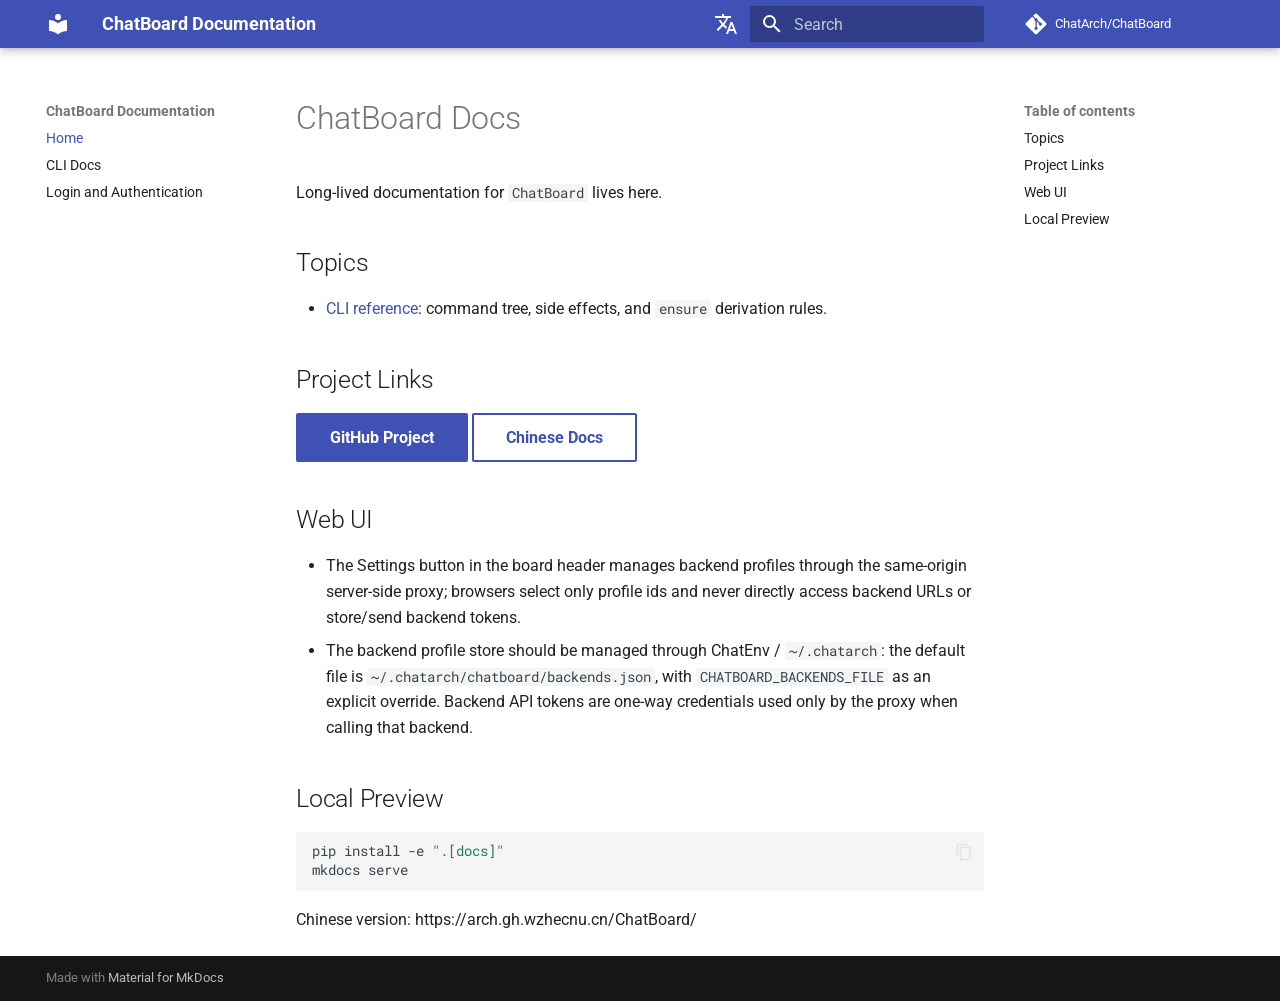
<file: en/index.html>
<!doctype html>
<html lang="en" class="no-js">
  <head>
    
      <meta charset="utf-8">
      <meta name="viewport" content="width=device-width,initial-scale=1">
      
      
      
        <link rel="canonical" href="https://arch.gh.wzhecnu.cn/ChatBoard/en/">
      
      
      
        <link rel="next" href="cli/">
      
      
      <link rel="icon" href="../assets/images/favicon.png">
      <meta name="generator" content="mkdocs-1.6.1, mkdocs-material-9.6.23">
    
    
      
        <title>Home - ChatBoard Documentation</title>
      
    
    
      <link rel="stylesheet" href="../assets/stylesheets/main.84d31ad4.min.css">
      
      


    
    
      
    
    
      
        
        
        <link rel="preconnect" href="https://fonts.gstatic.com" crossorigin>
        <link rel="stylesheet" href="https://fonts.googleapis.com/css?family=Roboto:300,300i,400,400i,700,700i%7CRoboto+Mono:400,400i,700,700i&display=fallback">
        <style>:root{--md-text-font:"Roboto";--md-code-font:"Roboto Mono"}</style>
      
    
    
    <script>__md_scope=new URL("..",location),__md_hash=e=>[...e].reduce(((e,_)=>(e<<5)-e+_.charCodeAt(0)),0),__md_get=(e,_=localStorage,t=__md_scope)=>JSON.parse(_.getItem(t.pathname+"."+e)),__md_set=(e,_,t=localStorage,a=__md_scope)=>{try{t.setItem(a.pathname+"."+e,JSON.stringify(_))}catch(e){}}</script>
    
      

    
    
    
  </head>
  
  
    <body dir="ltr">
  
    
    <input class="md-toggle" data-md-toggle="drawer" type="checkbox" id="__drawer" autocomplete="off">
    <input class="md-toggle" data-md-toggle="search" type="checkbox" id="__search" autocomplete="off">
    <label class="md-overlay" for="__drawer"></label>
    <div data-md-component="skip">
      
        
        <a href="#chatboard-docs" class="md-skip">
          Skip to content
        </a>
      
    </div>
    <div data-md-component="announce">
      
    </div>
    
    
      

  

<header class="md-header md-header--shadow" data-md-component="header">
  <nav class="md-header__inner md-grid" aria-label="Header">
    <a href="./" title="ChatBoard Documentation" class="md-header__button md-logo" aria-label="ChatBoard Documentation" data-md-component="logo">
      
  
  <svg xmlns="http://www.w3.org/2000/svg" viewBox="0 0 24 24"><path d="M12 8a3 3 0 0 0 3-3 3 3 0 0 0-3-3 3 3 0 0 0-3 3 3 3 0 0 0 3 3m0 3.54C9.64 9.35 6.5 8 3 8v11c3.5 0 6.64 1.35 9 3.54 2.36-2.19 5.5-3.54 9-3.54V8c-3.5 0-6.64 1.35-9 3.54"/></svg>

    </a>
    <label class="md-header__button md-icon" for="__drawer">
      
      <svg xmlns="http://www.w3.org/2000/svg" viewBox="0 0 24 24"><path d="M3 6h18v2H3zm0 5h18v2H3zm0 5h18v2H3z"/></svg>
    </label>
    <div class="md-header__title" data-md-component="header-title">
      <div class="md-header__ellipsis">
        <div class="md-header__topic">
          <span class="md-ellipsis">
            ChatBoard Documentation
          </span>
        </div>
        <div class="md-header__topic" data-md-component="header-topic">
          <span class="md-ellipsis">
            
              Home
            
          </span>
        </div>
      </div>
    </div>
    
    
      <script>var palette=__md_get("__palette");if(palette&&palette.color){if("(prefers-color-scheme)"===palette.color.media){var media=matchMedia("(prefers-color-scheme: light)"),input=document.querySelector(media.matches?"[data-md-color-media='(prefers-color-scheme: light)']":"[data-md-color-media='(prefers-color-scheme: dark)']");palette.color.media=input.getAttribute("data-md-color-media"),palette.color.scheme=input.getAttribute("data-md-color-scheme"),palette.color.primary=input.getAttribute("data-md-color-primary"),palette.color.accent=input.getAttribute("data-md-color-accent")}for(var[key,value]of Object.entries(palette.color))document.body.setAttribute("data-md-color-"+key,value)}</script>
    
    
      <div class="md-header__option">
  <div class="md-select">
    
    <button class="md-header__button md-icon" aria-label="Select language">
      <svg xmlns="http://www.w3.org/2000/svg" viewBox="0 0 24 24"><path d="m12.87 15.07-2.54-2.51.03-.03A17.5 17.5 0 0 0 14.07 6H17V4h-7V2H8v2H1v2h11.17C11.5 7.92 10.44 9.75 9 11.35 8.07 10.32 7.3 9.19 6.69 8h-2c.73 1.63 1.73 3.17 2.98 4.56l-5.09 5.02L4 19l5-5 3.11 3.11zM18.5 10h-2L12 22h2l1.12-3h4.75L21 22h2zm-2.62 7 1.62-4.33L19.12 17z"/></svg>
    </button>
    <div class="md-select__inner">
      <ul class="md-select__list">
        
          <li class="md-select__item">
            <a href="/ChatBoard/" hreflang="zh" class="md-select__link">
              中文
            </a>
          </li>
        
          <li class="md-select__item">
            <a href="/ChatBoard/en/" hreflang="en" class="md-select__link">
              English
            </a>
          </li>
        
      </ul>
    </div>
  </div>
</div>
    
    
      
      
        <label class="md-header__button md-icon" for="__search">
          
          <svg xmlns="http://www.w3.org/2000/svg" viewBox="0 0 24 24"><path d="M9.5 3A6.5 6.5 0 0 1 16 9.5c0 1.61-.59 3.09-1.56 4.23l.27.27h.79l5 5-1.5 1.5-5-5v-.79l-.27-.27A6.52 6.52 0 0 1 9.5 16 6.5 6.5 0 0 1 3 9.5 6.5 6.5 0 0 1 9.5 3m0 2C7 5 5 7 5 9.5S7 14 9.5 14 14 12 14 9.5 12 5 9.5 5"/></svg>
        </label>
        <div class="md-search" data-md-component="search" role="dialog">
  <label class="md-search__overlay" for="__search"></label>
  <div class="md-search__inner" role="search">
    <form class="md-search__form" name="search">
      <input type="text" class="md-search__input" name="query" aria-label="Search" placeholder="Search" autocapitalize="off" autocorrect="off" autocomplete="off" spellcheck="false" data-md-component="search-query" required>
      <label class="md-search__icon md-icon" for="__search">
        
        <svg xmlns="http://www.w3.org/2000/svg" viewBox="0 0 24 24"><path d="M9.5 3A6.5 6.5 0 0 1 16 9.5c0 1.61-.59 3.09-1.56 4.23l.27.27h.79l5 5-1.5 1.5-5-5v-.79l-.27-.27A6.52 6.52 0 0 1 9.5 16 6.5 6.5 0 0 1 3 9.5 6.5 6.5 0 0 1 9.5 3m0 2C7 5 5 7 5 9.5S7 14 9.5 14 14 12 14 9.5 12 5 9.5 5"/></svg>
        
        <svg xmlns="http://www.w3.org/2000/svg" viewBox="0 0 24 24"><path d="M20 11v2H8l5.5 5.5-1.42 1.42L4.16 12l7.92-7.92L13.5 5.5 8 11z"/></svg>
      </label>
      <nav class="md-search__options" aria-label="Search">
        
        <button type="reset" class="md-search__icon md-icon" title="Clear" aria-label="Clear" tabindex="-1">
          
          <svg xmlns="http://www.w3.org/2000/svg" viewBox="0 0 24 24"><path d="M19 6.41 17.59 5 12 10.59 6.41 5 5 6.41 10.59 12 5 17.59 6.41 19 12 13.41 17.59 19 19 17.59 13.41 12z"/></svg>
        </button>
      </nav>
      
    </form>
    <div class="md-search__output">
      <div class="md-search__scrollwrap" tabindex="0" data-md-scrollfix>
        <div class="md-search-result" data-md-component="search-result">
          <div class="md-search-result__meta">
            Initializing search
          </div>
          <ol class="md-search-result__list" role="presentation"></ol>
        </div>
      </div>
    </div>
  </div>
</div>
      
    
    
      <div class="md-header__source">
        <a href="https://github.com/ChatArch/ChatBoard" title="Go to repository" class="md-source" data-md-component="source">
  <div class="md-source__icon md-icon">
    
    <svg xmlns="http://www.w3.org/2000/svg" viewBox="0 0 448 512"><!--! Font Awesome Free 7.1.0 by @fontawesome - https://fontawesome.com License - https://fontawesome.com/license/free (Icons: CC BY 4.0, Fonts: SIL OFL 1.1, Code: MIT License) Copyright 2025 Fonticons, Inc.--><path d="M439.6 236.1 244 40.5c-5.4-5.5-12.8-8.5-20.4-8.5s-15 3-20.4 8.4L162.5 81l51.5 51.5c27.1-9.1 52.7 16.8 43.4 43.7l49.7 49.7c34.2-11.8 61.2 31 35.5 56.7-26.5 26.5-70.2-2.9-56-37.3L240.3 199v121.9c25.3 12.5 22.3 41.8 9.1 55-6.4 6.4-15.2 10.1-24.3 10.1s-17.8-3.6-24.3-10.1c-17.6-17.6-11.1-46.9 11.2-56v-123c-20.8-8.5-24.6-30.7-18.6-45L142.6 101 8.5 235.1C3 240.6 0 247.9 0 255.5s3 15 8.5 20.4l195.6 195.7c5.4 5.4 12.7 8.4 20.4 8.4s15-3 20.4-8.4l194.7-194.7c5.4-5.4 8.4-12.8 8.4-20.4s-3-15-8.4-20.4"/></svg>
  </div>
  <div class="md-source__repository">
    ChatArch/ChatBoard
  </div>
</a>
      </div>
    
  </nav>
  
</header>
    
    <div class="md-container" data-md-component="container">
      
      
        
          
        
      
      <main class="md-main" data-md-component="main">
        <div class="md-main__inner md-grid">
          
            
              
              <div class="md-sidebar md-sidebar--primary" data-md-component="sidebar" data-md-type="navigation" >
                <div class="md-sidebar__scrollwrap">
                  <div class="md-sidebar__inner">
                    



<nav class="md-nav md-nav--primary" aria-label="Navigation" data-md-level="0">
  <label class="md-nav__title" for="__drawer">
    <a href="./" title="ChatBoard Documentation" class="md-nav__button md-logo" aria-label="ChatBoard Documentation" data-md-component="logo">
      
  
  <svg xmlns="http://www.w3.org/2000/svg" viewBox="0 0 24 24"><path d="M12 8a3 3 0 0 0 3-3 3 3 0 0 0-3-3 3 3 0 0 0-3 3 3 3 0 0 0 3 3m0 3.54C9.64 9.35 6.5 8 3 8v11c3.5 0 6.64 1.35 9 3.54 2.36-2.19 5.5-3.54 9-3.54V8c-3.5 0-6.64 1.35-9 3.54"/></svg>

    </a>
    ChatBoard Documentation
  </label>
  
    <div class="md-nav__source">
      <a href="https://github.com/ChatArch/ChatBoard" title="Go to repository" class="md-source" data-md-component="source">
  <div class="md-source__icon md-icon">
    
    <svg xmlns="http://www.w3.org/2000/svg" viewBox="0 0 448 512"><!--! Font Awesome Free 7.1.0 by @fontawesome - https://fontawesome.com License - https://fontawesome.com/license/free (Icons: CC BY 4.0, Fonts: SIL OFL 1.1, Code: MIT License) Copyright 2025 Fonticons, Inc.--><path d="M439.6 236.1 244 40.5c-5.4-5.5-12.8-8.5-20.4-8.5s-15 3-20.4 8.4L162.5 81l51.5 51.5c27.1-9.1 52.7 16.8 43.4 43.7l49.7 49.7c34.2-11.8 61.2 31 35.5 56.7-26.5 26.5-70.2-2.9-56-37.3L240.3 199v121.9c25.3 12.5 22.3 41.8 9.1 55-6.4 6.4-15.2 10.1-24.3 10.1s-17.8-3.6-24.3-10.1c-17.6-17.6-11.1-46.9 11.2-56v-123c-20.8-8.5-24.6-30.7-18.6-45L142.6 101 8.5 235.1C3 240.6 0 247.9 0 255.5s3 15 8.5 20.4l195.6 195.7c5.4 5.4 12.7 8.4 20.4 8.4s15-3 20.4-8.4l194.7-194.7c5.4-5.4 8.4-12.8 8.4-20.4s-3-15-8.4-20.4"/></svg>
  </div>
  <div class="md-source__repository">
    ChatArch/ChatBoard
  </div>
</a>
    </div>
  
  <ul class="md-nav__list" data-md-scrollfix>
    
      
      
  
  
    
  
  
  
    <li class="md-nav__item md-nav__item--active">
      
      <input class="md-nav__toggle md-toggle" type="checkbox" id="__toc">
      
      
        
      
      
        <label class="md-nav__link md-nav__link--active" for="__toc">
          
  
  
  <span class="md-ellipsis">
    Home
    
  </span>
  

          <span class="md-nav__icon md-icon"></span>
        </label>
      
      <a href="./" class="md-nav__link md-nav__link--active">
        
  
  
  <span class="md-ellipsis">
    Home
    
  </span>
  

      </a>
      
        

<nav class="md-nav md-nav--secondary" aria-label="Table of contents">
  
  
  
    
  
  
    <label class="md-nav__title" for="__toc">
      <span class="md-nav__icon md-icon"></span>
      Table of contents
    </label>
    <ul class="md-nav__list" data-md-component="toc" data-md-scrollfix>
      
        <li class="md-nav__item">
  <a href="#topics" class="md-nav__link">
    <span class="md-ellipsis">
      Topics
    </span>
  </a>
  
</li>
      
        <li class="md-nav__item">
  <a href="#project-links" class="md-nav__link">
    <span class="md-ellipsis">
      Project Links
    </span>
  </a>
  
</li>
      
        <li class="md-nav__item">
  <a href="#web-ui" class="md-nav__link">
    <span class="md-ellipsis">
      Web UI
    </span>
  </a>
  
</li>
      
        <li class="md-nav__item">
  <a href="#local-preview" class="md-nav__link">
    <span class="md-ellipsis">
      Local Preview
    </span>
  </a>
  
</li>
      
    </ul>
  
</nav>
      
    </li>
  

    
      
      
  
  
  
  
    <li class="md-nav__item">
      <a href="cli/" class="md-nav__link">
        
  
  
  <span class="md-ellipsis">
    CLI Docs
    
  </span>
  

      </a>
    </li>
  

    
      
      
  
  
  
  
    <li class="md-nav__item">
      <a href="auth/" class="md-nav__link">
        
  
  
  <span class="md-ellipsis">
    Login and Authentication
    
  </span>
  

      </a>
    </li>
  

    
  </ul>
</nav>
                  </div>
                </div>
              </div>
            
            
              
              <div class="md-sidebar md-sidebar--secondary" data-md-component="sidebar" data-md-type="toc" >
                <div class="md-sidebar__scrollwrap">
                  <div class="md-sidebar__inner">
                    

<nav class="md-nav md-nav--secondary" aria-label="Table of contents">
  
  
  
    
  
  
    <label class="md-nav__title" for="__toc">
      <span class="md-nav__icon md-icon"></span>
      Table of contents
    </label>
    <ul class="md-nav__list" data-md-component="toc" data-md-scrollfix>
      
        <li class="md-nav__item">
  <a href="#topics" class="md-nav__link">
    <span class="md-ellipsis">
      Topics
    </span>
  </a>
  
</li>
      
        <li class="md-nav__item">
  <a href="#project-links" class="md-nav__link">
    <span class="md-ellipsis">
      Project Links
    </span>
  </a>
  
</li>
      
        <li class="md-nav__item">
  <a href="#web-ui" class="md-nav__link">
    <span class="md-ellipsis">
      Web UI
    </span>
  </a>
  
</li>
      
        <li class="md-nav__item">
  <a href="#local-preview" class="md-nav__link">
    <span class="md-ellipsis">
      Local Preview
    </span>
  </a>
  
</li>
      
    </ul>
  
</nav>
                  </div>
                </div>
              </div>
            
          
          
            <div class="md-content" data-md-component="content">
              <article class="md-content__inner md-typeset">
                
                  


  
  


<h1 id="chatboard-docs">ChatBoard Docs</h1>
<p>Long-lived documentation for <code>ChatBoard</code> lives here.</p>
<h2 id="topics">Topics</h2>
<ul>
<li><a href="cli/">CLI reference</a>: command tree, side effects, and <code>ensure</code> derivation rules.</li>
</ul>
<h2 id="project-links">Project Links</h2>
<p><a class="md-button md-button--primary" href="https://github.com/ChatArch/ChatBoard">GitHub Project</a>
<a class="md-button" href="https://arch.gh.wzhecnu.cn/ChatBoard/">Chinese Docs</a></p>
<h2 id="web-ui">Web UI</h2>
<ul>
<li>The Settings button in the board header manages backend profiles through the same-origin server-side proxy; browsers select only profile ids and never directly access backend URLs or store/send backend tokens.</li>
<li>The backend profile store should be managed through ChatEnv / <code>~/.chatarch</code>: the default file is <code>~/.chatarch/chatboard/backends.json</code>, with <code>CHATBOARD_BACKENDS_FILE</code> as an explicit override. Backend API tokens are one-way credentials used only by the proxy when calling that backend.</li>
</ul>
<h2 id="local-preview">Local Preview</h2>
<div class="highlight"><pre><span></span><code><a id="__codelineno-0-1" name="__codelineno-0-1" href="#__codelineno-0-1"></a>pip<span class="w"> </span>install<span class="w"> </span>-e<span class="w"> </span><span class="s2">".[docs]"</span>
<a id="__codelineno-0-2" name="__codelineno-0-2" href="#__codelineno-0-2"></a>mkdocs<span class="w"> </span>serve
</code></pre></div>
<p>Chinese version: https://arch.gh.wzhecnu.cn/ChatBoard/</p>












                
              </article>
            </div>
          
          
<script>var target=document.getElementById(location.hash.slice(1));target&&target.name&&(target.checked=target.name.startsWith("__tabbed_"))</script>
        </div>
        
      </main>
      
        <footer class="md-footer">
  
  <div class="md-footer-meta md-typeset">
    <div class="md-footer-meta__inner md-grid">
      <div class="md-copyright">
  
  
    Made with
    <a href="https://squidfunk.github.io/mkdocs-material/" target="_blank" rel="noopener">
      Material for MkDocs
    </a>
  
</div>
      
    </div>
  </div>
</footer>
      
    </div>
    <div class="md-dialog" data-md-component="dialog">
      <div class="md-dialog__inner md-typeset"></div>
    </div>
    
    
    
      
      <script id="__config" type="application/json">{"base": "..", "features": ["navigation.sections", "navigation.indexes", "content.code.copy"], "search": "../assets/javascripts/workers/search.973d3a69.min.js", "tags": null, "translations": {"clipboard.copied": "Copied to clipboard", "clipboard.copy": "Copy to clipboard", "search.result.more.one": "1 more on this page", "search.result.more.other": "# more on this page", "search.result.none": "No matching documents", "search.result.one": "1 matching document", "search.result.other": "# matching documents", "search.result.placeholder": "Type to start searching", "search.result.term.missing": "Missing", "select.version": "Select version"}, "version": null}</script>
    
    
      <script src="../assets/javascripts/bundle.f55a23d4.min.js"></script>
      
    
  </body>
</html>
</file>
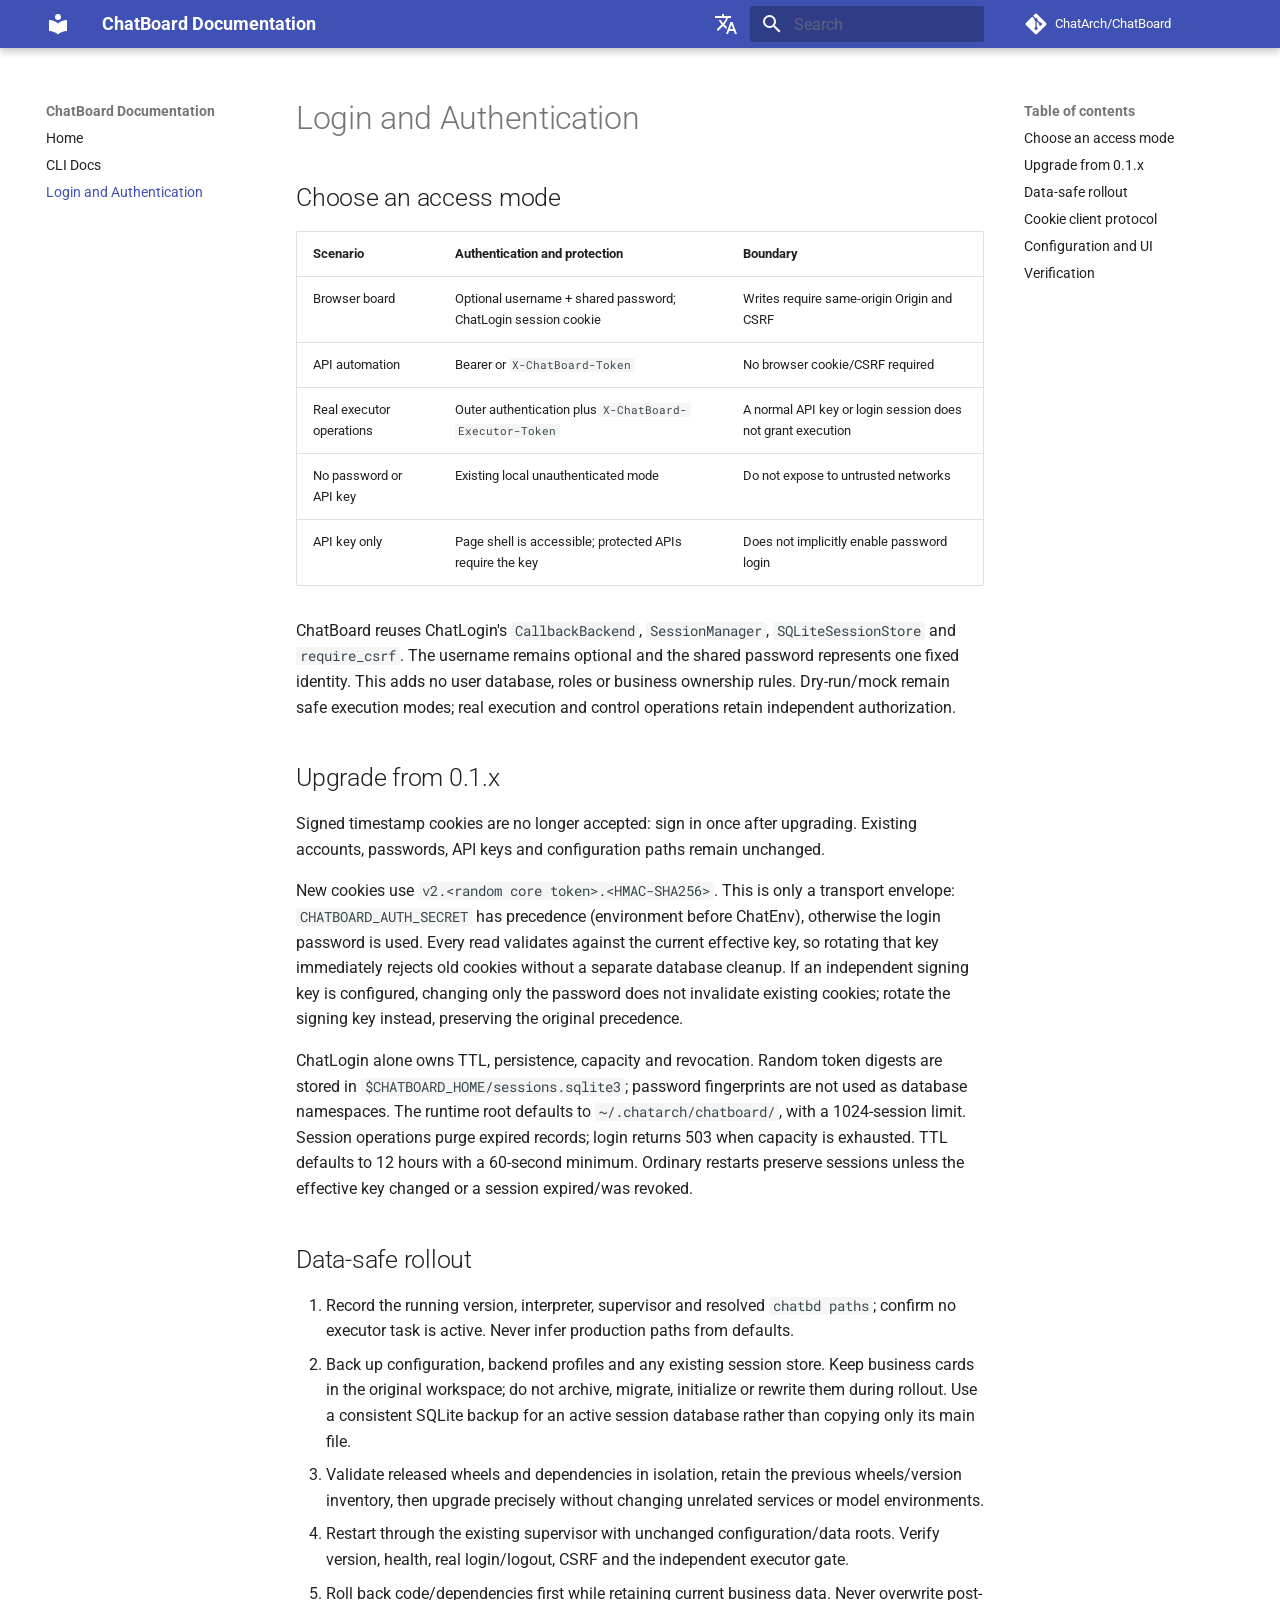
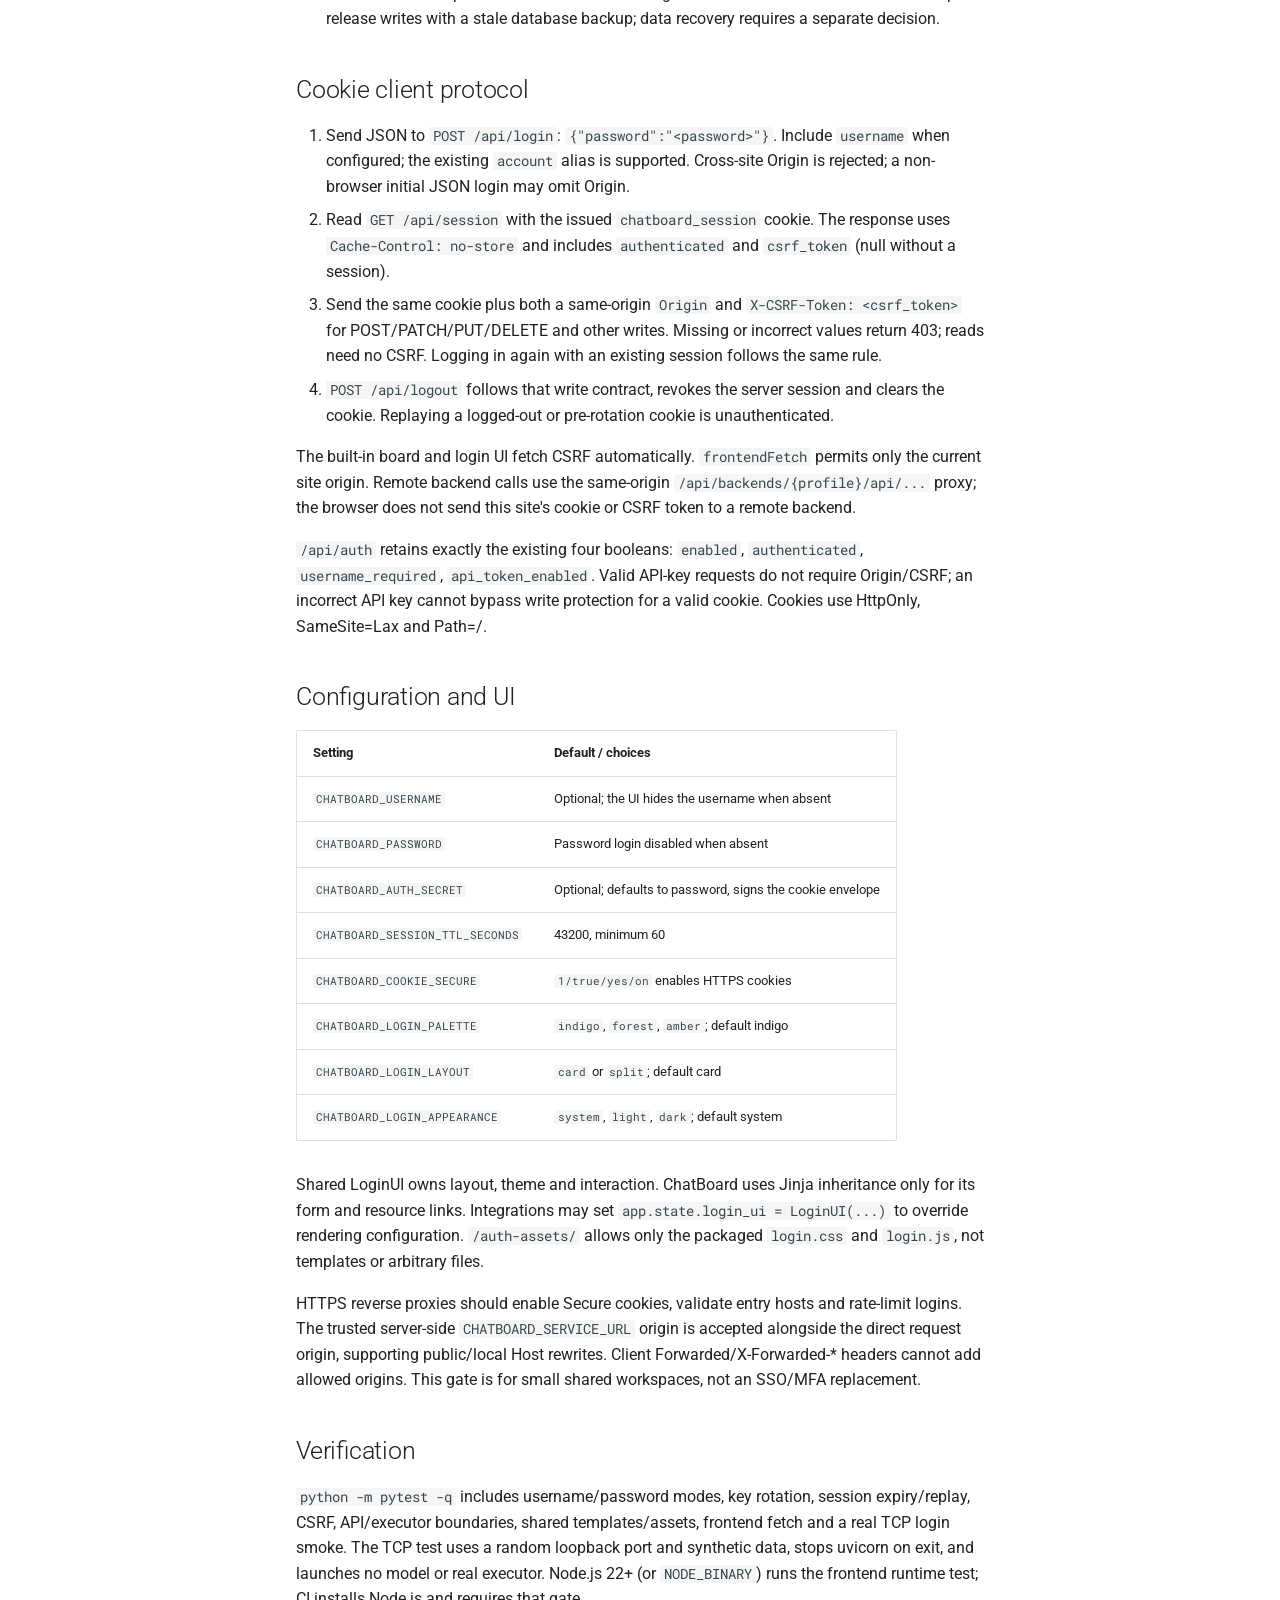
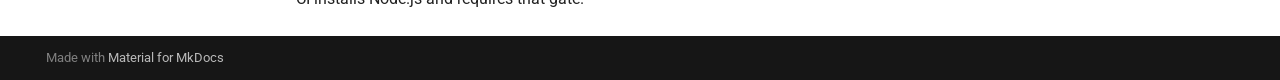
<file: en/auth/index.html>
<!doctype html>
<html lang="en" class="no-js">
  <head>
    
      <meta charset="utf-8">
      <meta name="viewport" content="width=device-width,initial-scale=1">
      
      
      
        <link rel="canonical" href="https://arch.gh.wzhecnu.cn/ChatBoard/en/auth/">
      
      
        <link rel="prev" href="../cli/">
      
      
      
      <link rel="icon" href="../../assets/images/favicon.png">
      <meta name="generator" content="mkdocs-1.6.1, mkdocs-material-9.6.23">
    
    
      
        <title>Login and Authentication - ChatBoard Documentation</title>
      
    
    
      <link rel="stylesheet" href="../../assets/stylesheets/main.84d31ad4.min.css">
      
      


    
    
      
    
    
      
        
        
        <link rel="preconnect" href="https://fonts.gstatic.com" crossorigin>
        <link rel="stylesheet" href="https://fonts.googleapis.com/css?family=Roboto:300,300i,400,400i,700,700i%7CRoboto+Mono:400,400i,700,700i&display=fallback">
        <style>:root{--md-text-font:"Roboto";--md-code-font:"Roboto Mono"}</style>
      
    
    
    <script>__md_scope=new URL("../..",location),__md_hash=e=>[...e].reduce(((e,_)=>(e<<5)-e+_.charCodeAt(0)),0),__md_get=(e,_=localStorage,t=__md_scope)=>JSON.parse(_.getItem(t.pathname+"."+e)),__md_set=(e,_,t=localStorage,a=__md_scope)=>{try{t.setItem(a.pathname+"."+e,JSON.stringify(_))}catch(e){}}</script>
    
      

    
    
    
  </head>
  
  
    <body dir="ltr">
  
    
    <input class="md-toggle" data-md-toggle="drawer" type="checkbox" id="__drawer" autocomplete="off">
    <input class="md-toggle" data-md-toggle="search" type="checkbox" id="__search" autocomplete="off">
    <label class="md-overlay" for="__drawer"></label>
    <div data-md-component="skip">
      
        
        <a href="#login-and-authentication" class="md-skip">
          Skip to content
        </a>
      
    </div>
    <div data-md-component="announce">
      
    </div>
    
    
      

  

<header class="md-header md-header--shadow" data-md-component="header">
  <nav class="md-header__inner md-grid" aria-label="Header">
    <a href="../" title="ChatBoard Documentation" class="md-header__button md-logo" aria-label="ChatBoard Documentation" data-md-component="logo">
      
  
  <svg xmlns="http://www.w3.org/2000/svg" viewBox="0 0 24 24"><path d="M12 8a3 3 0 0 0 3-3 3 3 0 0 0-3-3 3 3 0 0 0-3 3 3 3 0 0 0 3 3m0 3.54C9.64 9.35 6.5 8 3 8v11c3.5 0 6.64 1.35 9 3.54 2.36-2.19 5.5-3.54 9-3.54V8c-3.5 0-6.64 1.35-9 3.54"/></svg>

    </a>
    <label class="md-header__button md-icon" for="__drawer">
      
      <svg xmlns="http://www.w3.org/2000/svg" viewBox="0 0 24 24"><path d="M3 6h18v2H3zm0 5h18v2H3zm0 5h18v2H3z"/></svg>
    </label>
    <div class="md-header__title" data-md-component="header-title">
      <div class="md-header__ellipsis">
        <div class="md-header__topic">
          <span class="md-ellipsis">
            ChatBoard Documentation
          </span>
        </div>
        <div class="md-header__topic" data-md-component="header-topic">
          <span class="md-ellipsis">
            
              Login and Authentication
            
          </span>
        </div>
      </div>
    </div>
    
    
      <script>var palette=__md_get("__palette");if(palette&&palette.color){if("(prefers-color-scheme)"===palette.color.media){var media=matchMedia("(prefers-color-scheme: light)"),input=document.querySelector(media.matches?"[data-md-color-media='(prefers-color-scheme: light)']":"[data-md-color-media='(prefers-color-scheme: dark)']");palette.color.media=input.getAttribute("data-md-color-media"),palette.color.scheme=input.getAttribute("data-md-color-scheme"),palette.color.primary=input.getAttribute("data-md-color-primary"),palette.color.accent=input.getAttribute("data-md-color-accent")}for(var[key,value]of Object.entries(palette.color))document.body.setAttribute("data-md-color-"+key,value)}</script>
    
    
      <div class="md-header__option">
  <div class="md-select">
    
    <button class="md-header__button md-icon" aria-label="Select language">
      <svg xmlns="http://www.w3.org/2000/svg" viewBox="0 0 24 24"><path d="m12.87 15.07-2.54-2.51.03-.03A17.5 17.5 0 0 0 14.07 6H17V4h-7V2H8v2H1v2h11.17C11.5 7.92 10.44 9.75 9 11.35 8.07 10.32 7.3 9.19 6.69 8h-2c.73 1.63 1.73 3.17 2.98 4.56l-5.09 5.02L4 19l5-5 3.11 3.11zM18.5 10h-2L12 22h2l1.12-3h4.75L21 22h2zm-2.62 7 1.62-4.33L19.12 17z"/></svg>
    </button>
    <div class="md-select__inner">
      <ul class="md-select__list">
        
          <li class="md-select__item">
            <a href="../../auth/" hreflang="zh" class="md-select__link">
              中文
            </a>
          </li>
        
          <li class="md-select__item">
            <a href="./" hreflang="en" class="md-select__link">
              English
            </a>
          </li>
        
      </ul>
    </div>
  </div>
</div>
    
    
      
      
        <label class="md-header__button md-icon" for="__search">
          
          <svg xmlns="http://www.w3.org/2000/svg" viewBox="0 0 24 24"><path d="M9.5 3A6.5 6.5 0 0 1 16 9.5c0 1.61-.59 3.09-1.56 4.23l.27.27h.79l5 5-1.5 1.5-5-5v-.79l-.27-.27A6.52 6.52 0 0 1 9.5 16 6.5 6.5 0 0 1 3 9.5 6.5 6.5 0 0 1 9.5 3m0 2C7 5 5 7 5 9.5S7 14 9.5 14 14 12 14 9.5 12 5 9.5 5"/></svg>
        </label>
        <div class="md-search" data-md-component="search" role="dialog">
  <label class="md-search__overlay" for="__search"></label>
  <div class="md-search__inner" role="search">
    <form class="md-search__form" name="search">
      <input type="text" class="md-search__input" name="query" aria-label="Search" placeholder="Search" autocapitalize="off" autocorrect="off" autocomplete="off" spellcheck="false" data-md-component="search-query" required>
      <label class="md-search__icon md-icon" for="__search">
        
        <svg xmlns="http://www.w3.org/2000/svg" viewBox="0 0 24 24"><path d="M9.5 3A6.5 6.5 0 0 1 16 9.5c0 1.61-.59 3.09-1.56 4.23l.27.27h.79l5 5-1.5 1.5-5-5v-.79l-.27-.27A6.52 6.52 0 0 1 9.5 16 6.5 6.5 0 0 1 3 9.5 6.5 6.5 0 0 1 9.5 3m0 2C7 5 5 7 5 9.5S7 14 9.5 14 14 12 14 9.5 12 5 9.5 5"/></svg>
        
        <svg xmlns="http://www.w3.org/2000/svg" viewBox="0 0 24 24"><path d="M20 11v2H8l5.5 5.5-1.42 1.42L4.16 12l7.92-7.92L13.5 5.5 8 11z"/></svg>
      </label>
      <nav class="md-search__options" aria-label="Search">
        
        <button type="reset" class="md-search__icon md-icon" title="Clear" aria-label="Clear" tabindex="-1">
          
          <svg xmlns="http://www.w3.org/2000/svg" viewBox="0 0 24 24"><path d="M19 6.41 17.59 5 12 10.59 6.41 5 5 6.41 10.59 12 5 17.59 6.41 19 12 13.41 17.59 19 19 17.59 13.41 12z"/></svg>
        </button>
      </nav>
      
    </form>
    <div class="md-search__output">
      <div class="md-search__scrollwrap" tabindex="0" data-md-scrollfix>
        <div class="md-search-result" data-md-component="search-result">
          <div class="md-search-result__meta">
            Initializing search
          </div>
          <ol class="md-search-result__list" role="presentation"></ol>
        </div>
      </div>
    </div>
  </div>
</div>
      
    
    
      <div class="md-header__source">
        <a href="https://github.com/ChatArch/ChatBoard" title="Go to repository" class="md-source" data-md-component="source">
  <div class="md-source__icon md-icon">
    
    <svg xmlns="http://www.w3.org/2000/svg" viewBox="0 0 448 512"><!--! Font Awesome Free 7.1.0 by @fontawesome - https://fontawesome.com License - https://fontawesome.com/license/free (Icons: CC BY 4.0, Fonts: SIL OFL 1.1, Code: MIT License) Copyright 2025 Fonticons, Inc.--><path d="M439.6 236.1 244 40.5c-5.4-5.5-12.8-8.5-20.4-8.5s-15 3-20.4 8.4L162.5 81l51.5 51.5c27.1-9.1 52.7 16.8 43.4 43.7l49.7 49.7c34.2-11.8 61.2 31 35.5 56.7-26.5 26.5-70.2-2.9-56-37.3L240.3 199v121.9c25.3 12.5 22.3 41.8 9.1 55-6.4 6.4-15.2 10.1-24.3 10.1s-17.8-3.6-24.3-10.1c-17.6-17.6-11.1-46.9 11.2-56v-123c-20.8-8.5-24.6-30.7-18.6-45L142.6 101 8.5 235.1C3 240.6 0 247.9 0 255.5s3 15 8.5 20.4l195.6 195.7c5.4 5.4 12.7 8.4 20.4 8.4s15-3 20.4-8.4l194.7-194.7c5.4-5.4 8.4-12.8 8.4-20.4s-3-15-8.4-20.4"/></svg>
  </div>
  <div class="md-source__repository">
    ChatArch/ChatBoard
  </div>
</a>
      </div>
    
  </nav>
  
</header>
    
    <div class="md-container" data-md-component="container">
      
      
        
          
        
      
      <main class="md-main" data-md-component="main">
        <div class="md-main__inner md-grid">
          
            
              
              <div class="md-sidebar md-sidebar--primary" data-md-component="sidebar" data-md-type="navigation" >
                <div class="md-sidebar__scrollwrap">
                  <div class="md-sidebar__inner">
                    



<nav class="md-nav md-nav--primary" aria-label="Navigation" data-md-level="0">
  <label class="md-nav__title" for="__drawer">
    <a href="../" title="ChatBoard Documentation" class="md-nav__button md-logo" aria-label="ChatBoard Documentation" data-md-component="logo">
      
  
  <svg xmlns="http://www.w3.org/2000/svg" viewBox="0 0 24 24"><path d="M12 8a3 3 0 0 0 3-3 3 3 0 0 0-3-3 3 3 0 0 0-3 3 3 3 0 0 0 3 3m0 3.54C9.64 9.35 6.5 8 3 8v11c3.5 0 6.64 1.35 9 3.54 2.36-2.19 5.5-3.54 9-3.54V8c-3.5 0-6.64 1.35-9 3.54"/></svg>

    </a>
    ChatBoard Documentation
  </label>
  
    <div class="md-nav__source">
      <a href="https://github.com/ChatArch/ChatBoard" title="Go to repository" class="md-source" data-md-component="source">
  <div class="md-source__icon md-icon">
    
    <svg xmlns="http://www.w3.org/2000/svg" viewBox="0 0 448 512"><!--! Font Awesome Free 7.1.0 by @fontawesome - https://fontawesome.com License - https://fontawesome.com/license/free (Icons: CC BY 4.0, Fonts: SIL OFL 1.1, Code: MIT License) Copyright 2025 Fonticons, Inc.--><path d="M439.6 236.1 244 40.5c-5.4-5.5-12.8-8.5-20.4-8.5s-15 3-20.4 8.4L162.5 81l51.5 51.5c27.1-9.1 52.7 16.8 43.4 43.7l49.7 49.7c34.2-11.8 61.2 31 35.5 56.7-26.5 26.5-70.2-2.9-56-37.3L240.3 199v121.9c25.3 12.5 22.3 41.8 9.1 55-6.4 6.4-15.2 10.1-24.3 10.1s-17.8-3.6-24.3-10.1c-17.6-17.6-11.1-46.9 11.2-56v-123c-20.8-8.5-24.6-30.7-18.6-45L142.6 101 8.5 235.1C3 240.6 0 247.9 0 255.5s3 15 8.5 20.4l195.6 195.7c5.4 5.4 12.7 8.4 20.4 8.4s15-3 20.4-8.4l194.7-194.7c5.4-5.4 8.4-12.8 8.4-20.4s-3-15-8.4-20.4"/></svg>
  </div>
  <div class="md-source__repository">
    ChatArch/ChatBoard
  </div>
</a>
    </div>
  
  <ul class="md-nav__list" data-md-scrollfix>
    
      
      
  
  
  
  
    <li class="md-nav__item">
      <a href="../" class="md-nav__link">
        
  
  
  <span class="md-ellipsis">
    Home
    
  </span>
  

      </a>
    </li>
  

    
      
      
  
  
  
  
    <li class="md-nav__item">
      <a href="../cli/" class="md-nav__link">
        
  
  
  <span class="md-ellipsis">
    CLI Docs
    
  </span>
  

      </a>
    </li>
  

    
      
      
  
  
    
  
  
  
    <li class="md-nav__item md-nav__item--active">
      
      <input class="md-nav__toggle md-toggle" type="checkbox" id="__toc">
      
      
        
      
      
        <label class="md-nav__link md-nav__link--active" for="__toc">
          
  
  
  <span class="md-ellipsis">
    Login and Authentication
    
  </span>
  

          <span class="md-nav__icon md-icon"></span>
        </label>
      
      <a href="./" class="md-nav__link md-nav__link--active">
        
  
  
  <span class="md-ellipsis">
    Login and Authentication
    
  </span>
  

      </a>
      
        

<nav class="md-nav md-nav--secondary" aria-label="Table of contents">
  
  
  
    
  
  
    <label class="md-nav__title" for="__toc">
      <span class="md-nav__icon md-icon"></span>
      Table of contents
    </label>
    <ul class="md-nav__list" data-md-component="toc" data-md-scrollfix>
      
        <li class="md-nav__item">
  <a href="#choose-an-access-mode" class="md-nav__link">
    <span class="md-ellipsis">
      Choose an access mode
    </span>
  </a>
  
</li>
      
        <li class="md-nav__item">
  <a href="#upgrade-from-01x" class="md-nav__link">
    <span class="md-ellipsis">
      Upgrade from 0.1.x
    </span>
  </a>
  
</li>
      
        <li class="md-nav__item">
  <a href="#data-safe-rollout" class="md-nav__link">
    <span class="md-ellipsis">
      Data-safe rollout
    </span>
  </a>
  
</li>
      
        <li class="md-nav__item">
  <a href="#cookie-client-protocol" class="md-nav__link">
    <span class="md-ellipsis">
      Cookie client protocol
    </span>
  </a>
  
</li>
      
        <li class="md-nav__item">
  <a href="#configuration-and-ui" class="md-nav__link">
    <span class="md-ellipsis">
      Configuration and UI
    </span>
  </a>
  
</li>
      
        <li class="md-nav__item">
  <a href="#verification" class="md-nav__link">
    <span class="md-ellipsis">
      Verification
    </span>
  </a>
  
</li>
      
    </ul>
  
</nav>
      
    </li>
  

    
  </ul>
</nav>
                  </div>
                </div>
              </div>
            
            
              
              <div class="md-sidebar md-sidebar--secondary" data-md-component="sidebar" data-md-type="toc" >
                <div class="md-sidebar__scrollwrap">
                  <div class="md-sidebar__inner">
                    

<nav class="md-nav md-nav--secondary" aria-label="Table of contents">
  
  
  
    
  
  
    <label class="md-nav__title" for="__toc">
      <span class="md-nav__icon md-icon"></span>
      Table of contents
    </label>
    <ul class="md-nav__list" data-md-component="toc" data-md-scrollfix>
      
        <li class="md-nav__item">
  <a href="#choose-an-access-mode" class="md-nav__link">
    <span class="md-ellipsis">
      Choose an access mode
    </span>
  </a>
  
</li>
      
        <li class="md-nav__item">
  <a href="#upgrade-from-01x" class="md-nav__link">
    <span class="md-ellipsis">
      Upgrade from 0.1.x
    </span>
  </a>
  
</li>
      
        <li class="md-nav__item">
  <a href="#data-safe-rollout" class="md-nav__link">
    <span class="md-ellipsis">
      Data-safe rollout
    </span>
  </a>
  
</li>
      
        <li class="md-nav__item">
  <a href="#cookie-client-protocol" class="md-nav__link">
    <span class="md-ellipsis">
      Cookie client protocol
    </span>
  </a>
  
</li>
      
        <li class="md-nav__item">
  <a href="#configuration-and-ui" class="md-nav__link">
    <span class="md-ellipsis">
      Configuration and UI
    </span>
  </a>
  
</li>
      
        <li class="md-nav__item">
  <a href="#verification" class="md-nav__link">
    <span class="md-ellipsis">
      Verification
    </span>
  </a>
  
</li>
      
    </ul>
  
</nav>
                  </div>
                </div>
              </div>
            
          
          
            <div class="md-content" data-md-component="content">
              <article class="md-content__inner md-typeset">
                
                  


  
  


<h1 id="login-and-authentication">Login and Authentication</h1>
<h2 id="choose-an-access-mode">Choose an access mode</h2>
<table>
<thead>
<tr>
<th>Scenario</th>
<th>Authentication and protection</th>
<th>Boundary</th>
</tr>
</thead>
<tbody>
<tr>
<td>Browser board</td>
<td>Optional username + shared password; ChatLogin session cookie</td>
<td>Writes require same-origin Origin and CSRF</td>
</tr>
<tr>
<td>API automation</td>
<td>Bearer or <code>X-ChatBoard-Token</code></td>
<td>No browser cookie/CSRF required</td>
</tr>
<tr>
<td>Real executor operations</td>
<td>Outer authentication plus <code>X-ChatBoard-Executor-Token</code></td>
<td>A normal API key or login session does not grant execution</td>
</tr>
<tr>
<td>No password or API key</td>
<td>Existing local unauthenticated mode</td>
<td>Do not expose to untrusted networks</td>
</tr>
<tr>
<td>API key only</td>
<td>Page shell is accessible; protected APIs require the key</td>
<td>Does not implicitly enable password login</td>
</tr>
</tbody>
</table>
<p>ChatBoard reuses ChatLogin's <code>CallbackBackend</code>, <code>SessionManager</code>, <code>SQLiteSessionStore</code> and <code>require_csrf</code>. The username remains optional and the shared password represents one fixed identity. This adds no user database, roles or business ownership rules. Dry-run/mock remain safe execution modes; real execution and control operations retain independent authorization.</p>
<h2 id="upgrade-from-01x">Upgrade from 0.1.x</h2>
<p>Signed timestamp cookies are no longer accepted: sign in once after upgrading. Existing accounts, passwords, API keys and configuration paths remain unchanged.</p>
<p>New cookies use <code>v2.&lt;random core token&gt;.&lt;HMAC-SHA256&gt;</code>. This is only a transport envelope: <code>CHATBOARD_AUTH_SECRET</code> has precedence (environment before ChatEnv), otherwise the login password is used. Every read validates against the current effective key, so rotating that key immediately rejects old cookies without a separate database cleanup. If an independent signing key is configured, changing only the password does not invalidate existing cookies; rotate the signing key instead, preserving the original precedence.</p>
<p>ChatLogin alone owns TTL, persistence, capacity and revocation. Random token digests are stored in <code>$CHATBOARD_HOME/sessions.sqlite3</code>; password fingerprints are not used as database namespaces. The runtime root defaults to <code>~/.chatarch/chatboard/</code>, with a 1024-session limit. Session operations purge expired records; login returns 503 when capacity is exhausted. TTL defaults to 12 hours with a 60-second minimum. Ordinary restarts preserve sessions unless the effective key changed or a session expired/was revoked.</p>
<h2 id="data-safe-rollout">Data-safe rollout</h2>
<ol>
<li>Record the running version, interpreter, supervisor and resolved <code>chatbd paths</code>; confirm no executor task is active. Never infer production paths from defaults.</li>
<li>Back up configuration, backend profiles and any existing session store. Keep business cards in the original workspace; do not archive, migrate, initialize or rewrite them during rollout. Use a consistent SQLite backup for an active session database rather than copying only its main file.</li>
<li>Validate released wheels and dependencies in isolation, retain the previous wheels/version inventory, then upgrade precisely without changing unrelated services or model environments.</li>
<li>Restart through the existing supervisor with unchanged configuration/data roots. Verify version, health, real login/logout, CSRF and the independent executor gate.</li>
<li>Roll back code/dependencies first while retaining current business data. Never overwrite post-release writes with a stale database backup; data recovery requires a separate decision.</li>
</ol>
<h2 id="cookie-client-protocol">Cookie client protocol</h2>
<ol>
<li>Send JSON to <code>POST /api/login</code>: <code>{"password":"&lt;password&gt;"}</code>. Include <code>username</code> when configured; the existing <code>account</code> alias is supported. Cross-site Origin is rejected; a non-browser initial JSON login may omit Origin.</li>
<li>Read <code>GET /api/session</code> with the issued <code>chatboard_session</code> cookie. The response uses <code>Cache-Control: no-store</code> and includes <code>authenticated</code> and <code>csrf_token</code> (null without a session).</li>
<li>Send the same cookie plus both a same-origin <code>Origin</code> and <code>X-CSRF-Token: &lt;csrf_token&gt;</code> for POST/PATCH/PUT/DELETE and other writes. Missing or incorrect values return 403; reads need no CSRF. Logging in again with an existing session follows the same rule.</li>
<li><code>POST /api/logout</code> follows that write contract, revokes the server session and clears the cookie. Replaying a logged-out or pre-rotation cookie is unauthenticated.</li>
</ol>
<p>The built-in board and login UI fetch CSRF automatically. <code>frontendFetch</code> permits only the current site origin. Remote backend calls use the same-origin <code>/api/backends/{profile}/api/...</code> proxy; the browser does not send this site's cookie or CSRF token to a remote backend.</p>
<p><code>/api/auth</code> retains exactly the existing four booleans: <code>enabled</code>, <code>authenticated</code>, <code>username_required</code>, <code>api_token_enabled</code>. Valid API-key requests do not require Origin/CSRF; an incorrect API key cannot bypass write protection for a valid cookie. Cookies use HttpOnly, SameSite=Lax and Path=/.</p>
<h2 id="configuration-and-ui">Configuration and UI</h2>
<table>
<thead>
<tr>
<th>Setting</th>
<th>Default / choices</th>
</tr>
</thead>
<tbody>
<tr>
<td><code>CHATBOARD_USERNAME</code></td>
<td>Optional; the UI hides the username when absent</td>
</tr>
<tr>
<td><code>CHATBOARD_PASSWORD</code></td>
<td>Password login disabled when absent</td>
</tr>
<tr>
<td><code>CHATBOARD_AUTH_SECRET</code></td>
<td>Optional; defaults to password, signs the cookie envelope</td>
</tr>
<tr>
<td><code>CHATBOARD_SESSION_TTL_SECONDS</code></td>
<td>43200, minimum 60</td>
</tr>
<tr>
<td><code>CHATBOARD_COOKIE_SECURE</code></td>
<td><code>1/true/yes/on</code> enables HTTPS cookies</td>
</tr>
<tr>
<td><code>CHATBOARD_LOGIN_PALETTE</code></td>
<td><code>indigo</code>, <code>forest</code>, <code>amber</code>; default indigo</td>
</tr>
<tr>
<td><code>CHATBOARD_LOGIN_LAYOUT</code></td>
<td><code>card</code> or <code>split</code>; default card</td>
</tr>
<tr>
<td><code>CHATBOARD_LOGIN_APPEARANCE</code></td>
<td><code>system</code>, <code>light</code>, <code>dark</code>; default system</td>
</tr>
</tbody>
</table>
<p>Shared LoginUI owns layout, theme and interaction. ChatBoard uses Jinja inheritance only for its form and resource links. Integrations may set <code>app.state.login_ui = LoginUI(...)</code> to override rendering configuration. <code>/auth-assets/</code> allows only the packaged <code>login.css</code> and <code>login.js</code>, not templates or arbitrary files.</p>
<p>HTTPS reverse proxies should enable Secure cookies, validate entry hosts and rate-limit logins. The trusted server-side <code>CHATBOARD_SERVICE_URL</code> origin is accepted alongside the direct request origin, supporting public/local Host rewrites. Client Forwarded/X-Forwarded-* headers cannot add allowed origins. This gate is for small shared workspaces, not an SSO/MFA replacement.</p>
<h2 id="verification">Verification</h2>
<p><code>python -m pytest -q</code> includes username/password modes, key rotation, session expiry/replay, CSRF, API/executor boundaries, shared templates/assets, frontend fetch and a real TCP login smoke. The TCP test uses a random loopback port and synthetic data, stops uvicorn on exit, and launches no model or real executor. Node.js 22+ (or <code>NODE_BINARY</code>) runs the frontend runtime test; CI installs Node.js and requires that gate.</p>












                
              </article>
            </div>
          
          
<script>var target=document.getElementById(location.hash.slice(1));target&&target.name&&(target.checked=target.name.startsWith("__tabbed_"))</script>
        </div>
        
      </main>
      
        <footer class="md-footer">
  
  <div class="md-footer-meta md-typeset">
    <div class="md-footer-meta__inner md-grid">
      <div class="md-copyright">
  
  
    Made with
    <a href="https://squidfunk.github.io/mkdocs-material/" target="_blank" rel="noopener">
      Material for MkDocs
    </a>
  
</div>
      
    </div>
  </div>
</footer>
      
    </div>
    <div class="md-dialog" data-md-component="dialog">
      <div class="md-dialog__inner md-typeset"></div>
    </div>
    
    
    
      
      <script id="__config" type="application/json">{"base": "../..", "features": ["navigation.sections", "navigation.indexes", "content.code.copy"], "search": "../../assets/javascripts/workers/search.973d3a69.min.js", "tags": null, "translations": {"clipboard.copied": "Copied to clipboard", "clipboard.copy": "Copy to clipboard", "search.result.more.one": "1 more on this page", "search.result.more.other": "# more on this page", "search.result.none": "No matching documents", "search.result.one": "1 matching document", "search.result.other": "# matching documents", "search.result.placeholder": "Type to start searching", "search.result.term.missing": "Missing", "select.version": "Select version"}, "version": null}</script>
    
    
      <script src="../../assets/javascripts/bundle.f55a23d4.min.js"></script>
      
    
  </body>
</html>
</file>
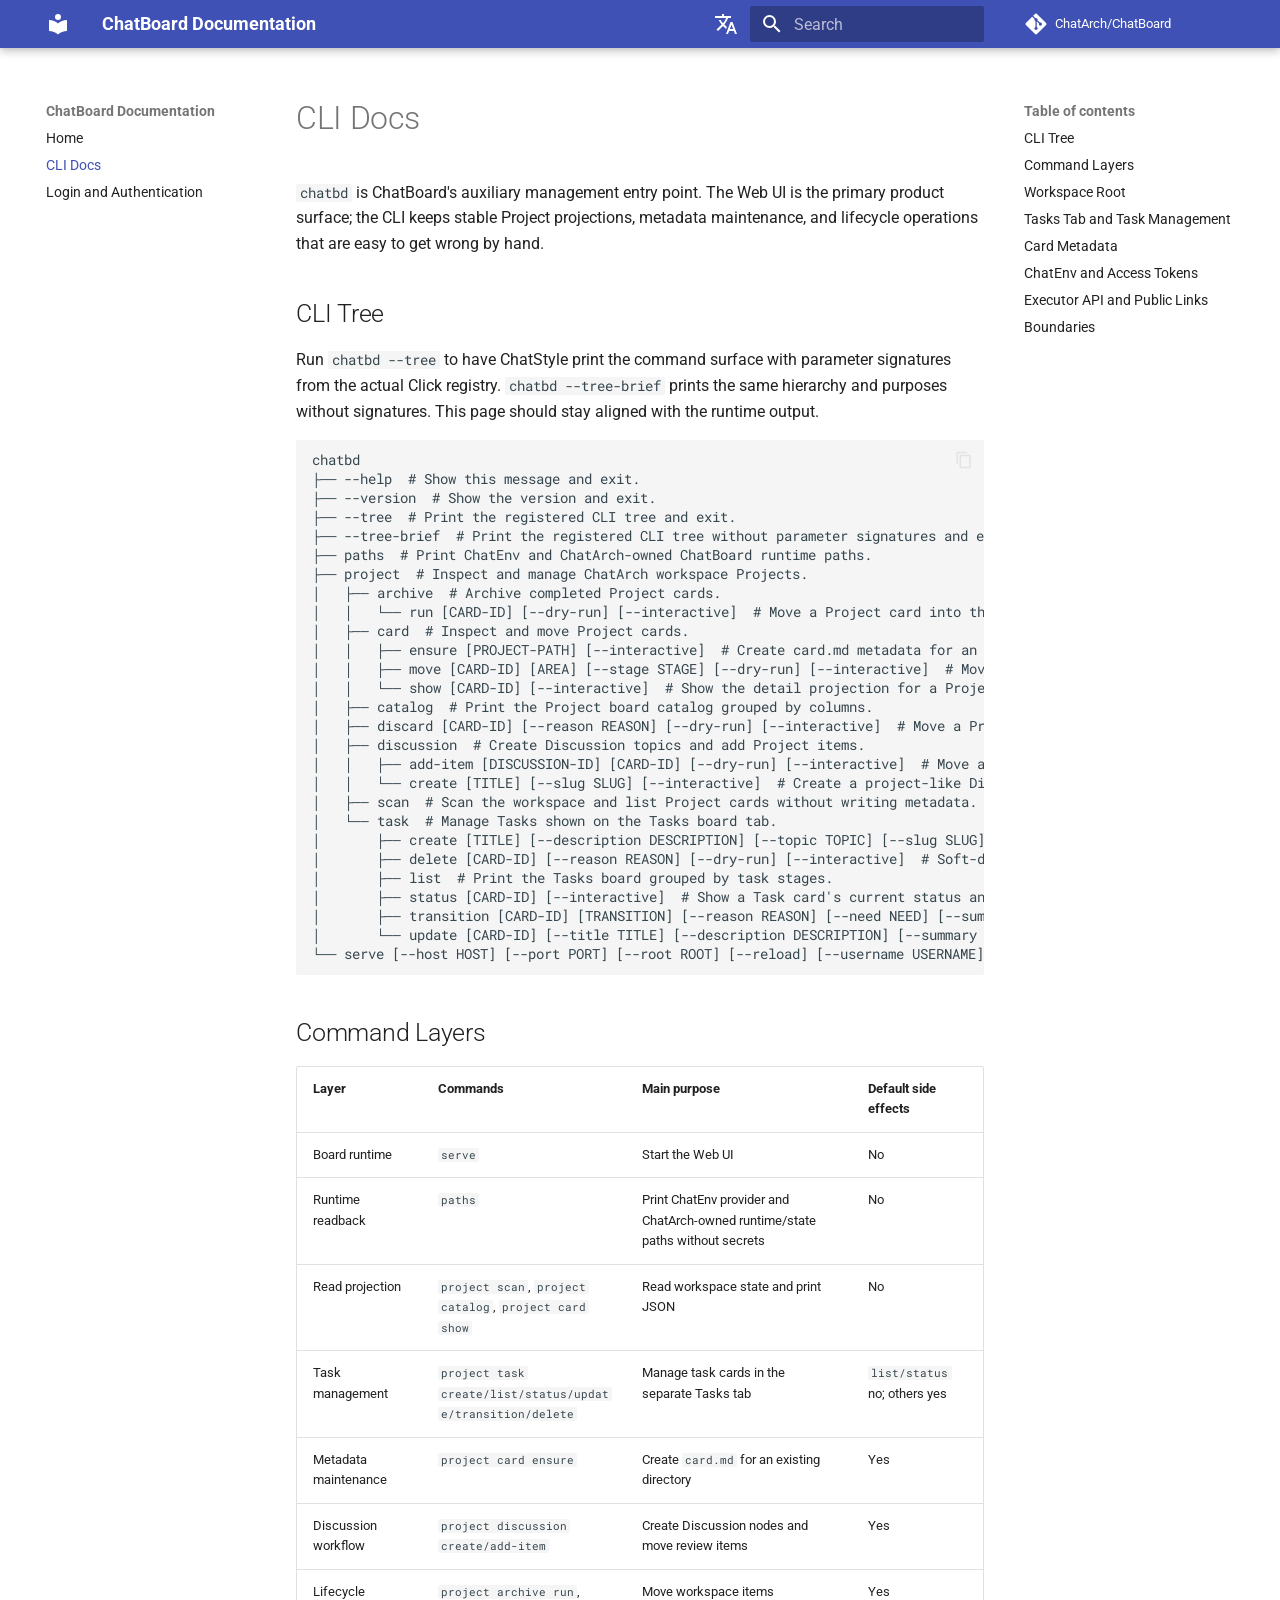
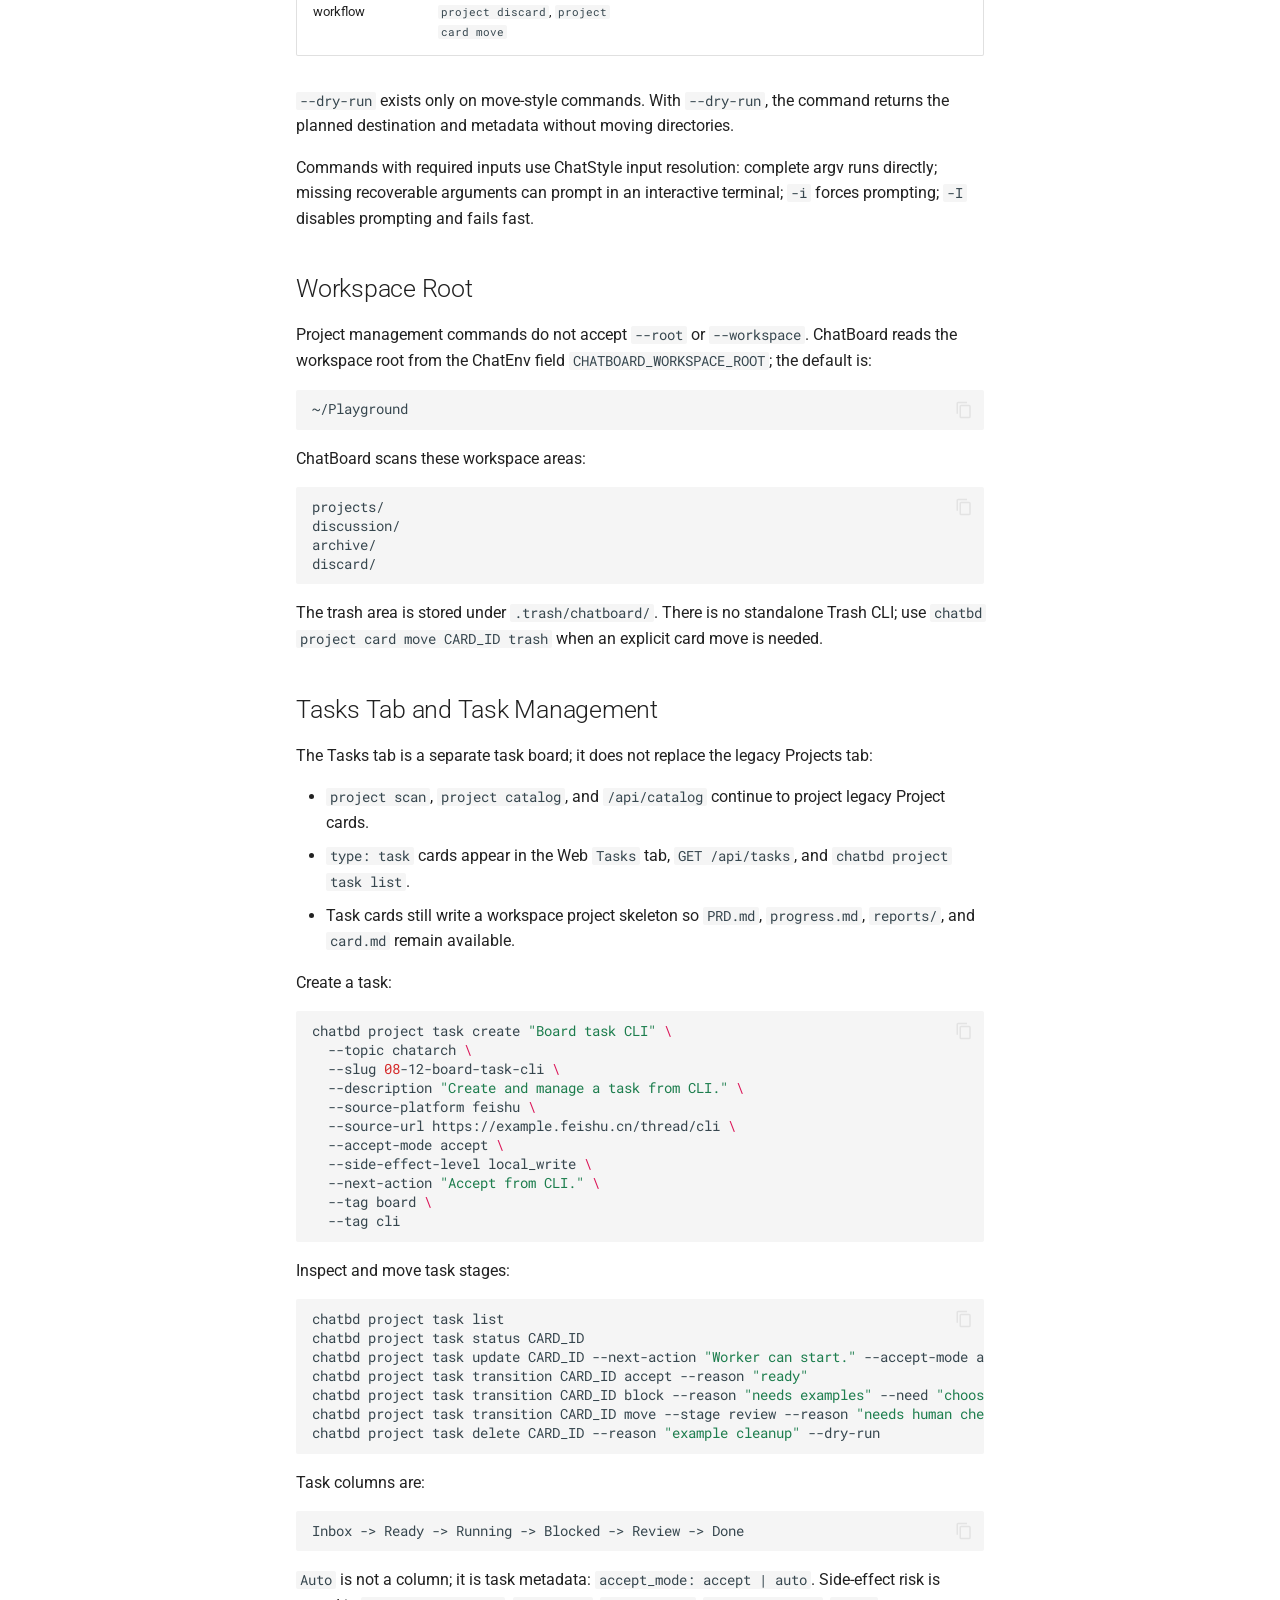
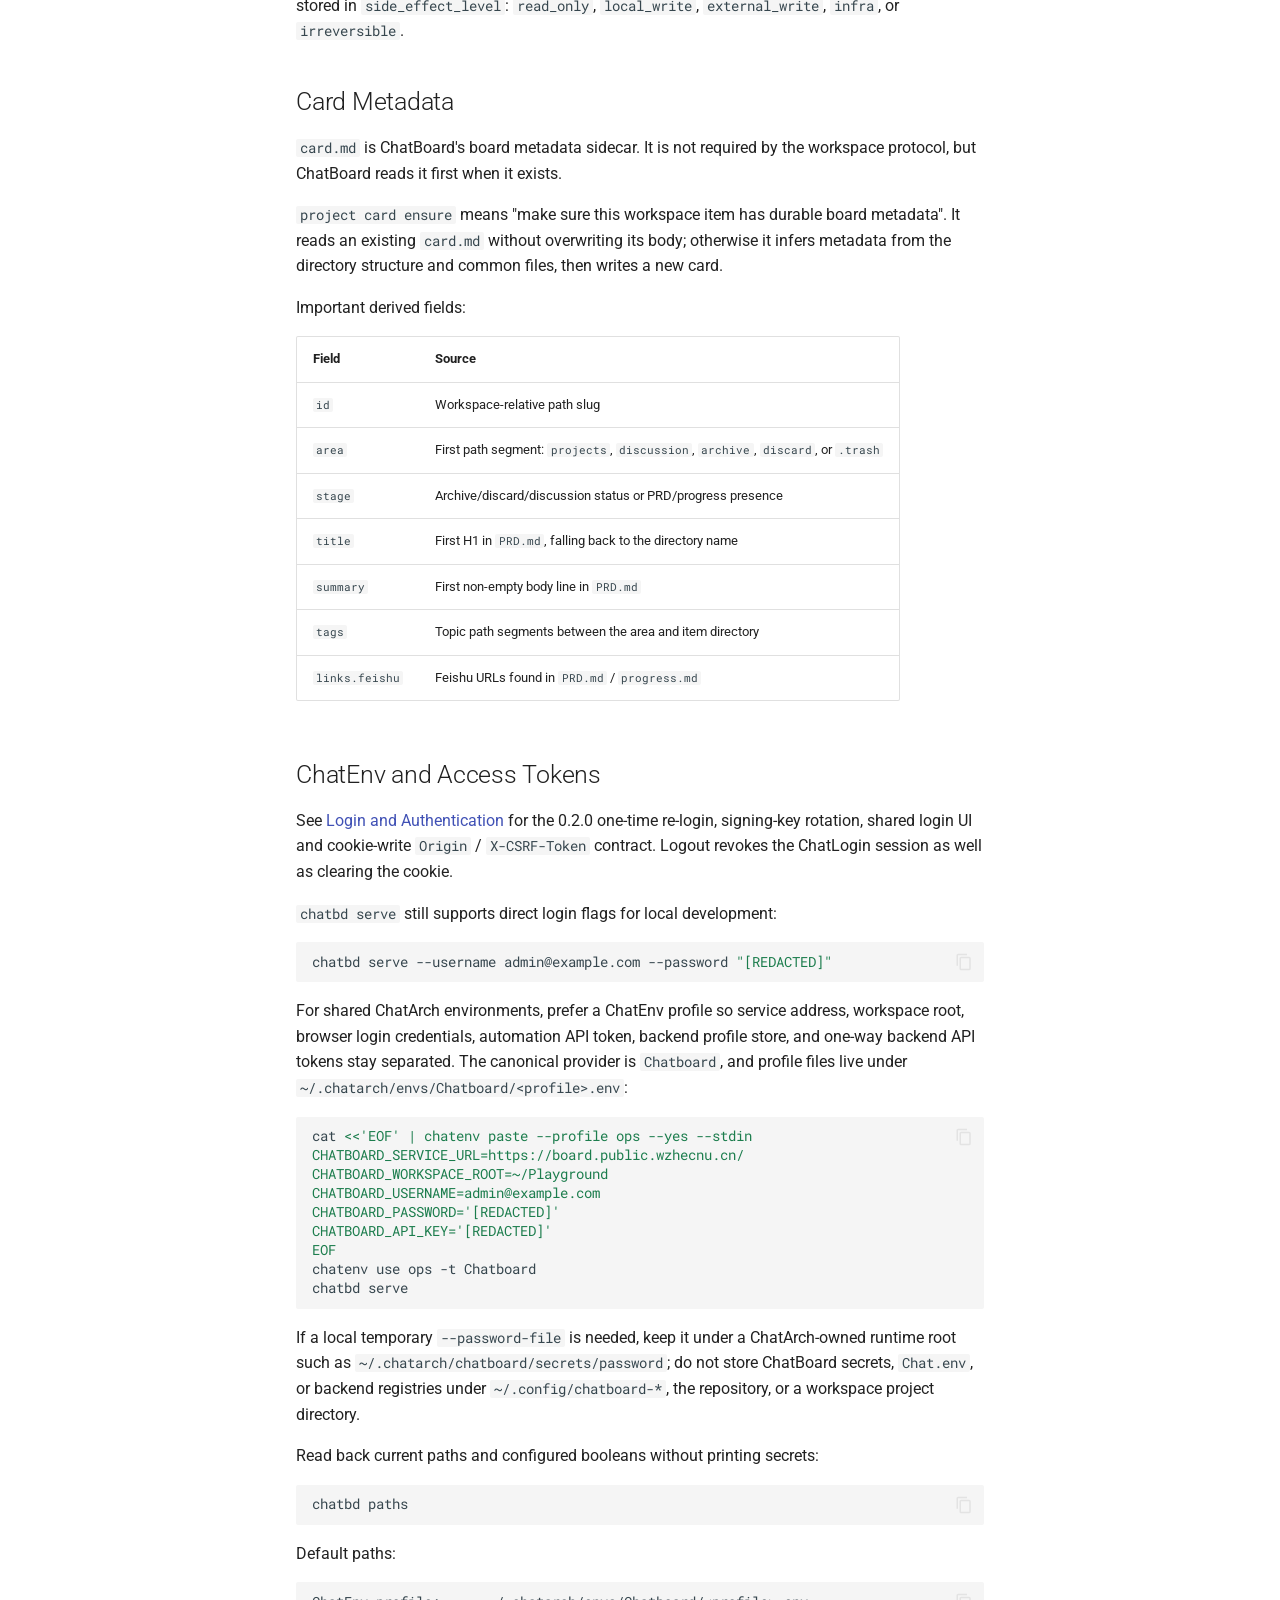
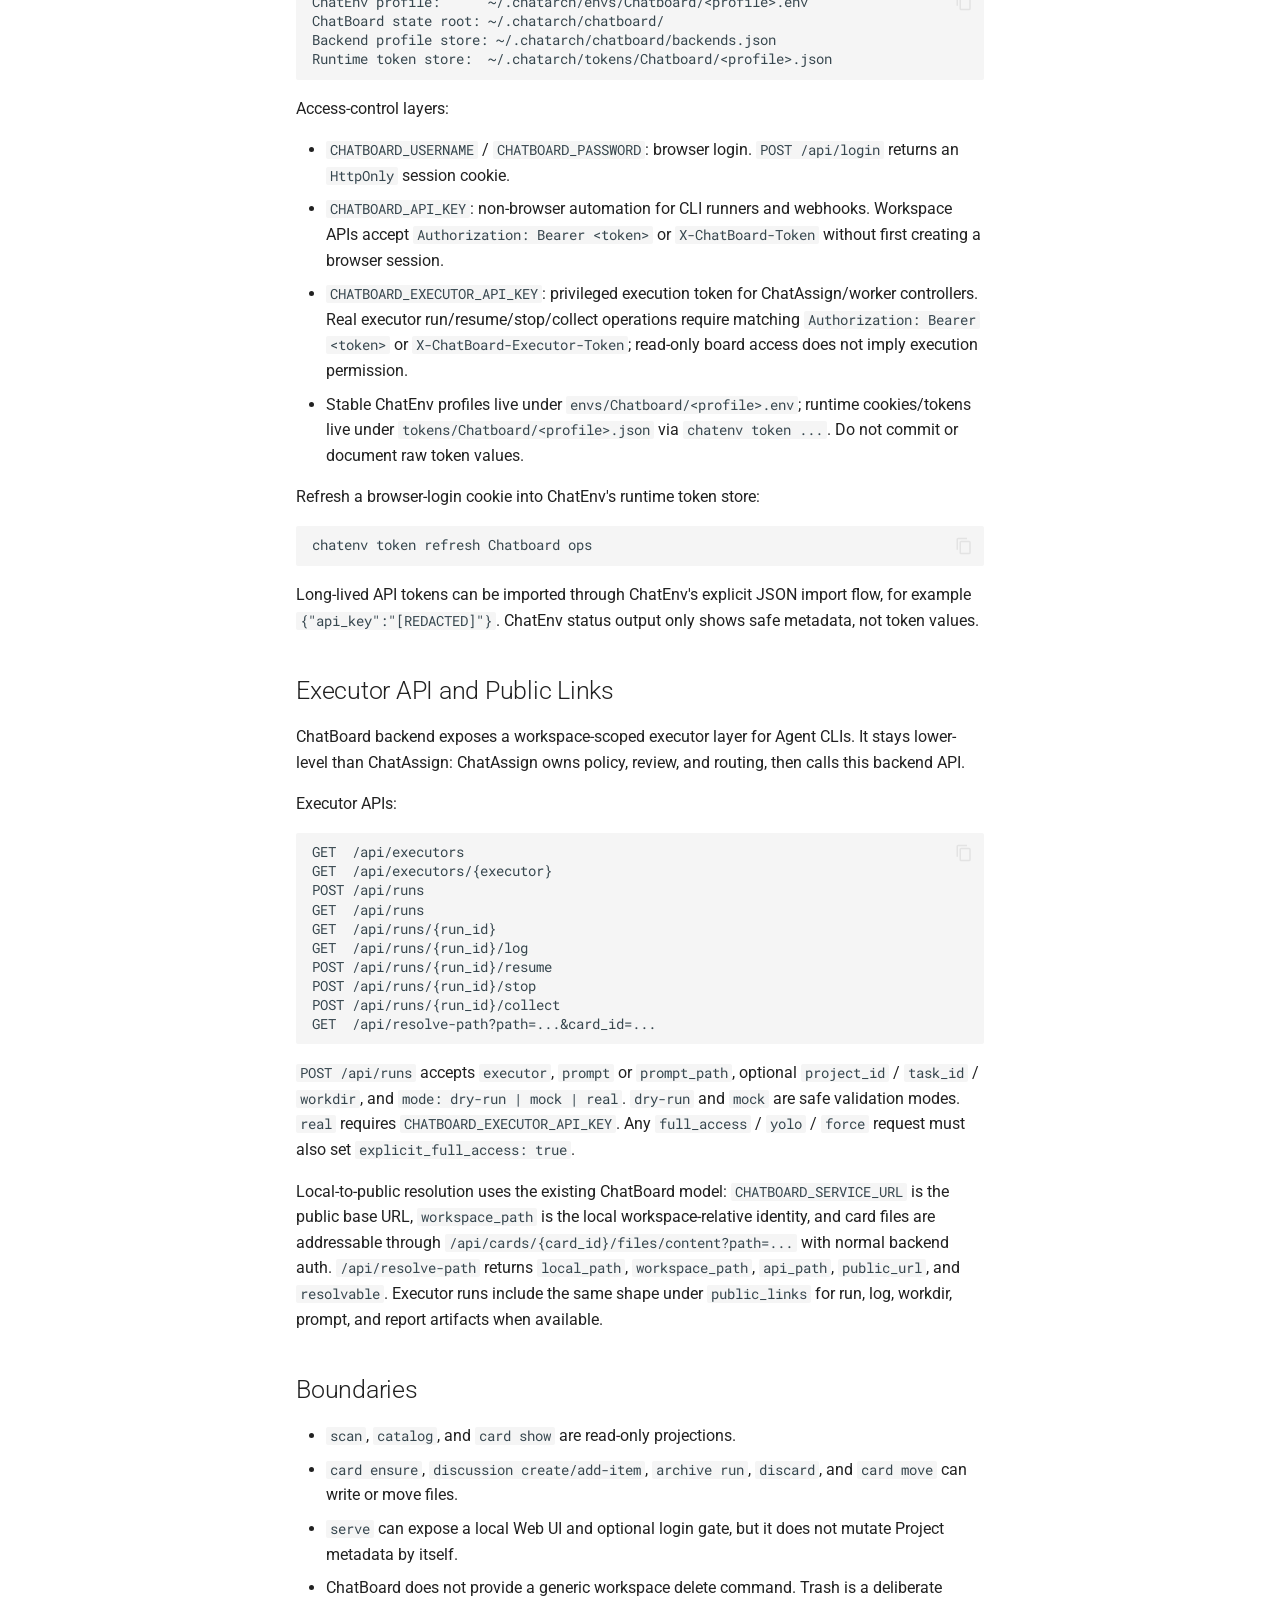
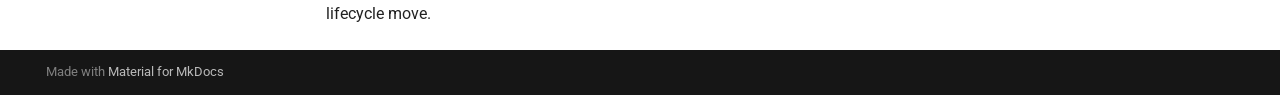
<file: en/cli/index.html>
<!doctype html>
<html lang="en" class="no-js">
  <head>
    
      <meta charset="utf-8">
      <meta name="viewport" content="width=device-width,initial-scale=1">
      
      
      
        <link rel="canonical" href="https://arch.gh.wzhecnu.cn/ChatBoard/en/cli/">
      
      
        <link rel="prev" href="../">
      
      
        <link rel="next" href="../auth/">
      
      
      <link rel="icon" href="../../assets/images/favicon.png">
      <meta name="generator" content="mkdocs-1.6.1, mkdocs-material-9.6.23">
    
    
      
        <title>CLI Docs - ChatBoard Documentation</title>
      
    
    
      <link rel="stylesheet" href="../../assets/stylesheets/main.84d31ad4.min.css">
      
      


    
    
      
    
    
      
        
        
        <link rel="preconnect" href="https://fonts.gstatic.com" crossorigin>
        <link rel="stylesheet" href="https://fonts.googleapis.com/css?family=Roboto:300,300i,400,400i,700,700i%7CRoboto+Mono:400,400i,700,700i&display=fallback">
        <style>:root{--md-text-font:"Roboto";--md-code-font:"Roboto Mono"}</style>
      
    
    
    <script>__md_scope=new URL("../..",location),__md_hash=e=>[...e].reduce(((e,_)=>(e<<5)-e+_.charCodeAt(0)),0),__md_get=(e,_=localStorage,t=__md_scope)=>JSON.parse(_.getItem(t.pathname+"."+e)),__md_set=(e,_,t=localStorage,a=__md_scope)=>{try{t.setItem(a.pathname+"."+e,JSON.stringify(_))}catch(e){}}</script>
    
      

    
    
    
  </head>
  
  
    <body dir="ltr">
  
    
    <input class="md-toggle" data-md-toggle="drawer" type="checkbox" id="__drawer" autocomplete="off">
    <input class="md-toggle" data-md-toggle="search" type="checkbox" id="__search" autocomplete="off">
    <label class="md-overlay" for="__drawer"></label>
    <div data-md-component="skip">
      
        
        <a href="#cli-docs" class="md-skip">
          Skip to content
        </a>
      
    </div>
    <div data-md-component="announce">
      
    </div>
    
    
      

  

<header class="md-header md-header--shadow" data-md-component="header">
  <nav class="md-header__inner md-grid" aria-label="Header">
    <a href="../" title="ChatBoard Documentation" class="md-header__button md-logo" aria-label="ChatBoard Documentation" data-md-component="logo">
      
  
  <svg xmlns="http://www.w3.org/2000/svg" viewBox="0 0 24 24"><path d="M12 8a3 3 0 0 0 3-3 3 3 0 0 0-3-3 3 3 0 0 0-3 3 3 3 0 0 0 3 3m0 3.54C9.64 9.35 6.5 8 3 8v11c3.5 0 6.64 1.35 9 3.54 2.36-2.19 5.5-3.54 9-3.54V8c-3.5 0-6.64 1.35-9 3.54"/></svg>

    </a>
    <label class="md-header__button md-icon" for="__drawer">
      
      <svg xmlns="http://www.w3.org/2000/svg" viewBox="0 0 24 24"><path d="M3 6h18v2H3zm0 5h18v2H3zm0 5h18v2H3z"/></svg>
    </label>
    <div class="md-header__title" data-md-component="header-title">
      <div class="md-header__ellipsis">
        <div class="md-header__topic">
          <span class="md-ellipsis">
            ChatBoard Documentation
          </span>
        </div>
        <div class="md-header__topic" data-md-component="header-topic">
          <span class="md-ellipsis">
            
              CLI Docs
            
          </span>
        </div>
      </div>
    </div>
    
    
      <script>var palette=__md_get("__palette");if(palette&&palette.color){if("(prefers-color-scheme)"===palette.color.media){var media=matchMedia("(prefers-color-scheme: light)"),input=document.querySelector(media.matches?"[data-md-color-media='(prefers-color-scheme: light)']":"[data-md-color-media='(prefers-color-scheme: dark)']");palette.color.media=input.getAttribute("data-md-color-media"),palette.color.scheme=input.getAttribute("data-md-color-scheme"),palette.color.primary=input.getAttribute("data-md-color-primary"),palette.color.accent=input.getAttribute("data-md-color-accent")}for(var[key,value]of Object.entries(palette.color))document.body.setAttribute("data-md-color-"+key,value)}</script>
    
    
      <div class="md-header__option">
  <div class="md-select">
    
    <button class="md-header__button md-icon" aria-label="Select language">
      <svg xmlns="http://www.w3.org/2000/svg" viewBox="0 0 24 24"><path d="m12.87 15.07-2.54-2.51.03-.03A17.5 17.5 0 0 0 14.07 6H17V4h-7V2H8v2H1v2h11.17C11.5 7.92 10.44 9.75 9 11.35 8.07 10.32 7.3 9.19 6.69 8h-2c.73 1.63 1.73 3.17 2.98 4.56l-5.09 5.02L4 19l5-5 3.11 3.11zM18.5 10h-2L12 22h2l1.12-3h4.75L21 22h2zm-2.62 7 1.62-4.33L19.12 17z"/></svg>
    </button>
    <div class="md-select__inner">
      <ul class="md-select__list">
        
          <li class="md-select__item">
            <a href="../../cli/" hreflang="zh" class="md-select__link">
              中文
            </a>
          </li>
        
          <li class="md-select__item">
            <a href="./" hreflang="en" class="md-select__link">
              English
            </a>
          </li>
        
      </ul>
    </div>
  </div>
</div>
    
    
      
      
        <label class="md-header__button md-icon" for="__search">
          
          <svg xmlns="http://www.w3.org/2000/svg" viewBox="0 0 24 24"><path d="M9.5 3A6.5 6.5 0 0 1 16 9.5c0 1.61-.59 3.09-1.56 4.23l.27.27h.79l5 5-1.5 1.5-5-5v-.79l-.27-.27A6.52 6.52 0 0 1 9.5 16 6.5 6.5 0 0 1 3 9.5 6.5 6.5 0 0 1 9.5 3m0 2C7 5 5 7 5 9.5S7 14 9.5 14 14 12 14 9.5 12 5 9.5 5"/></svg>
        </label>
        <div class="md-search" data-md-component="search" role="dialog">
  <label class="md-search__overlay" for="__search"></label>
  <div class="md-search__inner" role="search">
    <form class="md-search__form" name="search">
      <input type="text" class="md-search__input" name="query" aria-label="Search" placeholder="Search" autocapitalize="off" autocorrect="off" autocomplete="off" spellcheck="false" data-md-component="search-query" required>
      <label class="md-search__icon md-icon" for="__search">
        
        <svg xmlns="http://www.w3.org/2000/svg" viewBox="0 0 24 24"><path d="M9.5 3A6.5 6.5 0 0 1 16 9.5c0 1.61-.59 3.09-1.56 4.23l.27.27h.79l5 5-1.5 1.5-5-5v-.79l-.27-.27A6.52 6.52 0 0 1 9.5 16 6.5 6.5 0 0 1 3 9.5 6.5 6.5 0 0 1 9.5 3m0 2C7 5 5 7 5 9.5S7 14 9.5 14 14 12 14 9.5 12 5 9.5 5"/></svg>
        
        <svg xmlns="http://www.w3.org/2000/svg" viewBox="0 0 24 24"><path d="M20 11v2H8l5.5 5.5-1.42 1.42L4.16 12l7.92-7.92L13.5 5.5 8 11z"/></svg>
      </label>
      <nav class="md-search__options" aria-label="Search">
        
        <button type="reset" class="md-search__icon md-icon" title="Clear" aria-label="Clear" tabindex="-1">
          
          <svg xmlns="http://www.w3.org/2000/svg" viewBox="0 0 24 24"><path d="M19 6.41 17.59 5 12 10.59 6.41 5 5 6.41 10.59 12 5 17.59 6.41 19 12 13.41 17.59 19 19 17.59 13.41 12z"/></svg>
        </button>
      </nav>
      
    </form>
    <div class="md-search__output">
      <div class="md-search__scrollwrap" tabindex="0" data-md-scrollfix>
        <div class="md-search-result" data-md-component="search-result">
          <div class="md-search-result__meta">
            Initializing search
          </div>
          <ol class="md-search-result__list" role="presentation"></ol>
        </div>
      </div>
    </div>
  </div>
</div>
      
    
    
      <div class="md-header__source">
        <a href="https://github.com/ChatArch/ChatBoard" title="Go to repository" class="md-source" data-md-component="source">
  <div class="md-source__icon md-icon">
    
    <svg xmlns="http://www.w3.org/2000/svg" viewBox="0 0 448 512"><!--! Font Awesome Free 7.1.0 by @fontawesome - https://fontawesome.com License - https://fontawesome.com/license/free (Icons: CC BY 4.0, Fonts: SIL OFL 1.1, Code: MIT License) Copyright 2025 Fonticons, Inc.--><path d="M439.6 236.1 244 40.5c-5.4-5.5-12.8-8.5-20.4-8.5s-15 3-20.4 8.4L162.5 81l51.5 51.5c27.1-9.1 52.7 16.8 43.4 43.7l49.7 49.7c34.2-11.8 61.2 31 35.5 56.7-26.5 26.5-70.2-2.9-56-37.3L240.3 199v121.9c25.3 12.5 22.3 41.8 9.1 55-6.4 6.4-15.2 10.1-24.3 10.1s-17.8-3.6-24.3-10.1c-17.6-17.6-11.1-46.9 11.2-56v-123c-20.8-8.5-24.6-30.7-18.6-45L142.6 101 8.5 235.1C3 240.6 0 247.9 0 255.5s3 15 8.5 20.4l195.6 195.7c5.4 5.4 12.7 8.4 20.4 8.4s15-3 20.4-8.4l194.7-194.7c5.4-5.4 8.4-12.8 8.4-20.4s-3-15-8.4-20.4"/></svg>
  </div>
  <div class="md-source__repository">
    ChatArch/ChatBoard
  </div>
</a>
      </div>
    
  </nav>
  
</header>
    
    <div class="md-container" data-md-component="container">
      
      
        
          
        
      
      <main class="md-main" data-md-component="main">
        <div class="md-main__inner md-grid">
          
            
              
              <div class="md-sidebar md-sidebar--primary" data-md-component="sidebar" data-md-type="navigation" >
                <div class="md-sidebar__scrollwrap">
                  <div class="md-sidebar__inner">
                    



<nav class="md-nav md-nav--primary" aria-label="Navigation" data-md-level="0">
  <label class="md-nav__title" for="__drawer">
    <a href="../" title="ChatBoard Documentation" class="md-nav__button md-logo" aria-label="ChatBoard Documentation" data-md-component="logo">
      
  
  <svg xmlns="http://www.w3.org/2000/svg" viewBox="0 0 24 24"><path d="M12 8a3 3 0 0 0 3-3 3 3 0 0 0-3-3 3 3 0 0 0-3 3 3 3 0 0 0 3 3m0 3.54C9.64 9.35 6.5 8 3 8v11c3.5 0 6.64 1.35 9 3.54 2.36-2.19 5.5-3.54 9-3.54V8c-3.5 0-6.64 1.35-9 3.54"/></svg>

    </a>
    ChatBoard Documentation
  </label>
  
    <div class="md-nav__source">
      <a href="https://github.com/ChatArch/ChatBoard" title="Go to repository" class="md-source" data-md-component="source">
  <div class="md-source__icon md-icon">
    
    <svg xmlns="http://www.w3.org/2000/svg" viewBox="0 0 448 512"><!--! Font Awesome Free 7.1.0 by @fontawesome - https://fontawesome.com License - https://fontawesome.com/license/free (Icons: CC BY 4.0, Fonts: SIL OFL 1.1, Code: MIT License) Copyright 2025 Fonticons, Inc.--><path d="M439.6 236.1 244 40.5c-5.4-5.5-12.8-8.5-20.4-8.5s-15 3-20.4 8.4L162.5 81l51.5 51.5c27.1-9.1 52.7 16.8 43.4 43.7l49.7 49.7c34.2-11.8 61.2 31 35.5 56.7-26.5 26.5-70.2-2.9-56-37.3L240.3 199v121.9c25.3 12.5 22.3 41.8 9.1 55-6.4 6.4-15.2 10.1-24.3 10.1s-17.8-3.6-24.3-10.1c-17.6-17.6-11.1-46.9 11.2-56v-123c-20.8-8.5-24.6-30.7-18.6-45L142.6 101 8.5 235.1C3 240.6 0 247.9 0 255.5s3 15 8.5 20.4l195.6 195.7c5.4 5.4 12.7 8.4 20.4 8.4s15-3 20.4-8.4l194.7-194.7c5.4-5.4 8.4-12.8 8.4-20.4s-3-15-8.4-20.4"/></svg>
  </div>
  <div class="md-source__repository">
    ChatArch/ChatBoard
  </div>
</a>
    </div>
  
  <ul class="md-nav__list" data-md-scrollfix>
    
      
      
  
  
  
  
    <li class="md-nav__item">
      <a href="../" class="md-nav__link">
        
  
  
  <span class="md-ellipsis">
    Home
    
  </span>
  

      </a>
    </li>
  

    
      
      
  
  
    
  
  
  
    <li class="md-nav__item md-nav__item--active">
      
      <input class="md-nav__toggle md-toggle" type="checkbox" id="__toc">
      
      
        
      
      
        <label class="md-nav__link md-nav__link--active" for="__toc">
          
  
  
  <span class="md-ellipsis">
    CLI Docs
    
  </span>
  

          <span class="md-nav__icon md-icon"></span>
        </label>
      
      <a href="./" class="md-nav__link md-nav__link--active">
        
  
  
  <span class="md-ellipsis">
    CLI Docs
    
  </span>
  

      </a>
      
        

<nav class="md-nav md-nav--secondary" aria-label="Table of contents">
  
  
  
    
  
  
    <label class="md-nav__title" for="__toc">
      <span class="md-nav__icon md-icon"></span>
      Table of contents
    </label>
    <ul class="md-nav__list" data-md-component="toc" data-md-scrollfix>
      
        <li class="md-nav__item">
  <a href="#cli-tree" class="md-nav__link">
    <span class="md-ellipsis">
      CLI Tree
    </span>
  </a>
  
</li>
      
        <li class="md-nav__item">
  <a href="#command-layers" class="md-nav__link">
    <span class="md-ellipsis">
      Command Layers
    </span>
  </a>
  
</li>
      
        <li class="md-nav__item">
  <a href="#workspace-root" class="md-nav__link">
    <span class="md-ellipsis">
      Workspace Root
    </span>
  </a>
  
</li>
      
        <li class="md-nav__item">
  <a href="#tasks-tab-and-task-management" class="md-nav__link">
    <span class="md-ellipsis">
      Tasks Tab and Task Management
    </span>
  </a>
  
</li>
      
        <li class="md-nav__item">
  <a href="#card-metadata" class="md-nav__link">
    <span class="md-ellipsis">
      Card Metadata
    </span>
  </a>
  
</li>
      
        <li class="md-nav__item">
  <a href="#chatenv-and-access-tokens" class="md-nav__link">
    <span class="md-ellipsis">
      ChatEnv and Access Tokens
    </span>
  </a>
  
</li>
      
        <li class="md-nav__item">
  <a href="#executor-api-and-public-links" class="md-nav__link">
    <span class="md-ellipsis">
      Executor API and Public Links
    </span>
  </a>
  
</li>
      
        <li class="md-nav__item">
  <a href="#boundaries" class="md-nav__link">
    <span class="md-ellipsis">
      Boundaries
    </span>
  </a>
  
</li>
      
    </ul>
  
</nav>
      
    </li>
  

    
      
      
  
  
  
  
    <li class="md-nav__item">
      <a href="../auth/" class="md-nav__link">
        
  
  
  <span class="md-ellipsis">
    Login and Authentication
    
  </span>
  

      </a>
    </li>
  

    
  </ul>
</nav>
                  </div>
                </div>
              </div>
            
            
              
              <div class="md-sidebar md-sidebar--secondary" data-md-component="sidebar" data-md-type="toc" >
                <div class="md-sidebar__scrollwrap">
                  <div class="md-sidebar__inner">
                    

<nav class="md-nav md-nav--secondary" aria-label="Table of contents">
  
  
  
    
  
  
    <label class="md-nav__title" for="__toc">
      <span class="md-nav__icon md-icon"></span>
      Table of contents
    </label>
    <ul class="md-nav__list" data-md-component="toc" data-md-scrollfix>
      
        <li class="md-nav__item">
  <a href="#cli-tree" class="md-nav__link">
    <span class="md-ellipsis">
      CLI Tree
    </span>
  </a>
  
</li>
      
        <li class="md-nav__item">
  <a href="#command-layers" class="md-nav__link">
    <span class="md-ellipsis">
      Command Layers
    </span>
  </a>
  
</li>
      
        <li class="md-nav__item">
  <a href="#workspace-root" class="md-nav__link">
    <span class="md-ellipsis">
      Workspace Root
    </span>
  </a>
  
</li>
      
        <li class="md-nav__item">
  <a href="#tasks-tab-and-task-management" class="md-nav__link">
    <span class="md-ellipsis">
      Tasks Tab and Task Management
    </span>
  </a>
  
</li>
      
        <li class="md-nav__item">
  <a href="#card-metadata" class="md-nav__link">
    <span class="md-ellipsis">
      Card Metadata
    </span>
  </a>
  
</li>
      
        <li class="md-nav__item">
  <a href="#chatenv-and-access-tokens" class="md-nav__link">
    <span class="md-ellipsis">
      ChatEnv and Access Tokens
    </span>
  </a>
  
</li>
      
        <li class="md-nav__item">
  <a href="#executor-api-and-public-links" class="md-nav__link">
    <span class="md-ellipsis">
      Executor API and Public Links
    </span>
  </a>
  
</li>
      
        <li class="md-nav__item">
  <a href="#boundaries" class="md-nav__link">
    <span class="md-ellipsis">
      Boundaries
    </span>
  </a>
  
</li>
      
    </ul>
  
</nav>
                  </div>
                </div>
              </div>
            
          
          
            <div class="md-content" data-md-component="content">
              <article class="md-content__inner md-typeset">
                
                  


  
  


<h1 id="cli-docs">CLI Docs</h1>
<p><code>chatbd</code> is ChatBoard's auxiliary management entry point. The Web UI is the primary product surface; the CLI keeps stable Project projections, metadata maintenance, and lifecycle operations that are easy to get wrong by hand.</p>
<h2 id="cli-tree">CLI Tree</h2>
<p>Run <code>chatbd --tree</code> to have ChatStyle print the command surface with parameter signatures from the actual Click registry. <code>chatbd --tree-brief</code> prints the same hierarchy and purposes without signatures. This page should stay aligned with the runtime output.</p>
<div class="highlight"><pre><span></span><code><a id="__codelineno-0-1" name="__codelineno-0-1" href="#__codelineno-0-1"></a>chatbd
<a id="__codelineno-0-2" name="__codelineno-0-2" href="#__codelineno-0-2"></a>├── --help  # Show this message and exit.
<a id="__codelineno-0-3" name="__codelineno-0-3" href="#__codelineno-0-3"></a>├── --version  # Show the version and exit.
<a id="__codelineno-0-4" name="__codelineno-0-4" href="#__codelineno-0-4"></a>├── --tree  # Print the registered CLI tree and exit.
<a id="__codelineno-0-5" name="__codelineno-0-5" href="#__codelineno-0-5"></a>├── --tree-brief  # Print the registered CLI tree without parameter signatures and exit.
<a id="__codelineno-0-6" name="__codelineno-0-6" href="#__codelineno-0-6"></a>├── paths  # Print ChatEnv and ChatArch-owned ChatBoard runtime paths.
<a id="__codelineno-0-7" name="__codelineno-0-7" href="#__codelineno-0-7"></a>├── project  # Inspect and manage ChatArch workspace Projects.
<a id="__codelineno-0-8" name="__codelineno-0-8" href="#__codelineno-0-8"></a>│   ├── archive  # Archive completed Project cards.
<a id="__codelineno-0-9" name="__codelineno-0-9" href="#__codelineno-0-9"></a>│   │   └── run [CARD-ID] [--dry-run] [--interactive]  # Move a Project card into the dated archive area.
<a id="__codelineno-0-10" name="__codelineno-0-10" href="#__codelineno-0-10"></a>│   ├── card  # Inspect and move Project cards.
<a id="__codelineno-0-11" name="__codelineno-0-11" href="#__codelineno-0-11"></a>│   │   ├── ensure [PROJECT-PATH] [--interactive]  # Create card.md metadata for an existing Project if missing.
<a id="__codelineno-0-12" name="__codelineno-0-12" href="#__codelineno-0-12"></a>│   │   ├── move [CARD-ID] [AREA] [--stage STAGE] [--dry-run] [--interactive]  # Move a Project card between workspace areas.
<a id="__codelineno-0-13" name="__codelineno-0-13" href="#__codelineno-0-13"></a>│   │   └── show [CARD-ID] [--interactive]  # Show the detail projection for a Project card.
<a id="__codelineno-0-14" name="__codelineno-0-14" href="#__codelineno-0-14"></a>│   ├── catalog  # Print the Project board catalog grouped by columns.
<a id="__codelineno-0-15" name="__codelineno-0-15" href="#__codelineno-0-15"></a>│   ├── discard [CARD-ID] [--reason REASON] [--dry-run] [--interactive]  # Move a Project card into the formal Discard area.
<a id="__codelineno-0-16" name="__codelineno-0-16" href="#__codelineno-0-16"></a>│   ├── discussion  # Create Discussion topics and add Project items.
<a id="__codelineno-0-17" name="__codelineno-0-17" href="#__codelineno-0-17"></a>│   │   ├── add-item [DISCUSSION-ID] [CARD-ID] [--dry-run] [--interactive]  # Move a Project card into a Discussion topic's Items directory.
<a id="__codelineno-0-18" name="__codelineno-0-18" href="#__codelineno-0-18"></a>│   │   └── create [TITLE] [--slug SLUG] [--interactive]  # Create a project-like Discussion topic.
<a id="__codelineno-0-19" name="__codelineno-0-19" href="#__codelineno-0-19"></a>│   ├── scan  # Scan the workspace and list Project cards without writing metadata.
<a id="__codelineno-0-20" name="__codelineno-0-20" href="#__codelineno-0-20"></a>│   └── task  # Manage Tasks shown on the Tasks board tab.
<a id="__codelineno-0-21" name="__codelineno-0-21" href="#__codelineno-0-21"></a>│       ├── create [TITLE] [--description DESCRIPTION] [--topic TOPIC] [--slug SLUG] [--source-platform SOURCE-PLATFORM] [--source-url SOURCE-URL] [--accept-mode ACCEPT-MODE] [--side-effect-level SIDE-EFFECT-LEVEL] [--next-action NEXT-ACTION] [--assignee ASSIGNEE] [--tag TAGS] [--dry-run] [--interactive]  # Create a Task card and task project skeleton.
<a id="__codelineno-0-22" name="__codelineno-0-22" href="#__codelineno-0-22"></a>│       ├── delete [CARD-ID] [--reason REASON] [--dry-run] [--interactive]  # Soft-delete a Task card into the formal Discard area.
<a id="__codelineno-0-23" name="__codelineno-0-23" href="#__codelineno-0-23"></a>│       ├── list  # Print the Tasks board grouped by task stages.
<a id="__codelineno-0-24" name="__codelineno-0-24" href="#__codelineno-0-24"></a>│       ├── status [CARD-ID] [--interactive]  # Show a Task card's current status and available transitions.
<a id="__codelineno-0-25" name="__codelineno-0-25" href="#__codelineno-0-25"></a>│       ├── transition [CARD-ID] [TRANSITION] [--reason REASON] [--need NEED] [--summary SUMMARY] [--stage STAGE] [--interactive]  # Move a Task card between task stages.
<a id="__codelineno-0-26" name="__codelineno-0-26" href="#__codelineno-0-26"></a>│       └── update [CARD-ID] [--title TITLE] [--description DESCRIPTION] [--summary SUMMARY] [--next-action NEXT-ACTION] [--accept-mode ACCEPT-MODE] [--side-effect-level SIDE-EFFECT-LEVEL] [--assignee ASSIGNEE] [--tag TAGS] [--interactive]  # Update Task metadata.
<a id="__codelineno-0-27" name="__codelineno-0-27" href="#__codelineno-0-27"></a>└── serve [--host HOST] [--port PORT] [--root ROOT] [--reload] [--username USERNAME] [--password PASSWORD] [--password-file PASSWORD-FILE]  # Start the ChatBoard web UI.
</code></pre></div>
<h2 id="command-layers">Command Layers</h2>
<table>
<thead>
<tr>
<th>Layer</th>
<th>Commands</th>
<th>Main purpose</th>
<th>Default side effects</th>
</tr>
</thead>
<tbody>
<tr>
<td>Board runtime</td>
<td><code>serve</code></td>
<td>Start the Web UI</td>
<td>No</td>
</tr>
<tr>
<td>Runtime readback</td>
<td><code>paths</code></td>
<td>Print ChatEnv provider and ChatArch-owned runtime/state paths without secrets</td>
<td>No</td>
</tr>
<tr>
<td>Read projection</td>
<td><code>project scan</code>, <code>project catalog</code>, <code>project card show</code></td>
<td>Read workspace state and print JSON</td>
<td>No</td>
</tr>
<tr>
<td>Task management</td>
<td><code>project task create/list/status/update/transition/delete</code></td>
<td>Manage task cards in the separate Tasks tab</td>
<td><code>list/status</code> no; others yes</td>
</tr>
<tr>
<td>Metadata maintenance</td>
<td><code>project card ensure</code></td>
<td>Create <code>card.md</code> for an existing directory</td>
<td>Yes</td>
</tr>
<tr>
<td>Discussion workflow</td>
<td><code>project discussion create/add-item</code></td>
<td>Create Discussion nodes and move review items</td>
<td>Yes</td>
</tr>
<tr>
<td>Lifecycle workflow</td>
<td><code>project archive run</code>, <code>project discard</code>, <code>project card move</code></td>
<td>Move workspace items</td>
<td>Yes</td>
</tr>
</tbody>
</table>
<p><code>--dry-run</code> exists only on move-style commands. With <code>--dry-run</code>, the command returns the planned destination and metadata without moving directories.</p>
<p>Commands with required inputs use ChatStyle input resolution: complete argv runs directly; missing recoverable arguments can prompt in an interactive terminal; <code>-i</code> forces prompting; <code>-I</code> disables prompting and fails fast.</p>
<h2 id="workspace-root">Workspace Root</h2>
<p>Project management commands do not accept <code>--root</code> or <code>--workspace</code>. ChatBoard reads the workspace root from the ChatEnv field <code>CHATBOARD_WORKSPACE_ROOT</code>; the default is:</p>
<div class="highlight"><pre><span></span><code><a id="__codelineno-1-1" name="__codelineno-1-1" href="#__codelineno-1-1"></a>~/Playground
</code></pre></div>
<p>ChatBoard scans these workspace areas:</p>
<div class="highlight"><pre><span></span><code><a id="__codelineno-2-1" name="__codelineno-2-1" href="#__codelineno-2-1"></a>projects/
<a id="__codelineno-2-2" name="__codelineno-2-2" href="#__codelineno-2-2"></a>discussion/
<a id="__codelineno-2-3" name="__codelineno-2-3" href="#__codelineno-2-3"></a>archive/
<a id="__codelineno-2-4" name="__codelineno-2-4" href="#__codelineno-2-4"></a>discard/
</code></pre></div>
<p>The trash area is stored under <code>.trash/chatboard/</code>. There is no standalone Trash CLI; use <code>chatbd project card move CARD_ID trash</code> when an explicit card move is needed.</p>
<h2 id="tasks-tab-and-task-management">Tasks Tab and Task Management</h2>
<p>The Tasks tab is a separate task board; it does not replace the legacy Projects tab:</p>
<ul>
<li><code>project scan</code>, <code>project catalog</code>, and <code>/api/catalog</code> continue to project legacy Project cards.</li>
<li><code>type: task</code> cards appear in the Web <code>Tasks</code> tab, <code>GET /api/tasks</code>, and <code>chatbd project task list</code>.</li>
<li>Task cards still write a workspace project skeleton so <code>PRD.md</code>, <code>progress.md</code>, <code>reports/</code>, and <code>card.md</code> remain available.</li>
</ul>
<p>Create a task:</p>
<div class="highlight"><pre><span></span><code><a id="__codelineno-3-1" name="__codelineno-3-1" href="#__codelineno-3-1"></a>chatbd<span class="w"> </span>project<span class="w"> </span>task<span class="w"> </span>create<span class="w"> </span><span class="s2">"Board task CLI"</span><span class="w"> </span><span class="se">\</span>
<a id="__codelineno-3-2" name="__codelineno-3-2" href="#__codelineno-3-2"></a><span class="w">  </span>--topic<span class="w"> </span>chatarch<span class="w"> </span><span class="se">\</span>
<a id="__codelineno-3-3" name="__codelineno-3-3" href="#__codelineno-3-3"></a><span class="w">  </span>--slug<span class="w"> </span><span class="m">08</span>-12-board-task-cli<span class="w"> </span><span class="se">\</span>
<a id="__codelineno-3-4" name="__codelineno-3-4" href="#__codelineno-3-4"></a><span class="w">  </span>--description<span class="w"> </span><span class="s2">"Create and manage a task from CLI."</span><span class="w"> </span><span class="se">\</span>
<a id="__codelineno-3-5" name="__codelineno-3-5" href="#__codelineno-3-5"></a><span class="w">  </span>--source-platform<span class="w"> </span>feishu<span class="w"> </span><span class="se">\</span>
<a id="__codelineno-3-6" name="__codelineno-3-6" href="#__codelineno-3-6"></a><span class="w">  </span>--source-url<span class="w"> </span>https://example.feishu.cn/thread/cli<span class="w"> </span><span class="se">\</span>
<a id="__codelineno-3-7" name="__codelineno-3-7" href="#__codelineno-3-7"></a><span class="w">  </span>--accept-mode<span class="w"> </span>accept<span class="w"> </span><span class="se">\</span>
<a id="__codelineno-3-8" name="__codelineno-3-8" href="#__codelineno-3-8"></a><span class="w">  </span>--side-effect-level<span class="w"> </span>local_write<span class="w"> </span><span class="se">\</span>
<a id="__codelineno-3-9" name="__codelineno-3-9" href="#__codelineno-3-9"></a><span class="w">  </span>--next-action<span class="w"> </span><span class="s2">"Accept from CLI."</span><span class="w"> </span><span class="se">\</span>
<a id="__codelineno-3-10" name="__codelineno-3-10" href="#__codelineno-3-10"></a><span class="w">  </span>--tag<span class="w"> </span>board<span class="w"> </span><span class="se">\</span>
<a id="__codelineno-3-11" name="__codelineno-3-11" href="#__codelineno-3-11"></a><span class="w">  </span>--tag<span class="w"> </span>cli
</code></pre></div>
<p>Inspect and move task stages:</p>
<div class="highlight"><pre><span></span><code><a id="__codelineno-4-1" name="__codelineno-4-1" href="#__codelineno-4-1"></a>chatbd<span class="w"> </span>project<span class="w"> </span>task<span class="w"> </span>list
<a id="__codelineno-4-2" name="__codelineno-4-2" href="#__codelineno-4-2"></a>chatbd<span class="w"> </span>project<span class="w"> </span>task<span class="w"> </span>status<span class="w"> </span>CARD_ID
<a id="__codelineno-4-3" name="__codelineno-4-3" href="#__codelineno-4-3"></a>chatbd<span class="w"> </span>project<span class="w"> </span>task<span class="w"> </span>update<span class="w"> </span>CARD_ID<span class="w"> </span>--next-action<span class="w"> </span><span class="s2">"Worker can start."</span><span class="w"> </span>--accept-mode<span class="w"> </span>auto
<a id="__codelineno-4-4" name="__codelineno-4-4" href="#__codelineno-4-4"></a>chatbd<span class="w"> </span>project<span class="w"> </span>task<span class="w"> </span>transition<span class="w"> </span>CARD_ID<span class="w"> </span>accept<span class="w"> </span>--reason<span class="w"> </span><span class="s2">"ready"</span>
<a id="__codelineno-4-5" name="__codelineno-4-5" href="#__codelineno-4-5"></a>chatbd<span class="w"> </span>project<span class="w"> </span>task<span class="w"> </span>transition<span class="w"> </span>CARD_ID<span class="w"> </span>block<span class="w"> </span>--reason<span class="w"> </span><span class="s2">"needs examples"</span><span class="w"> </span>--need<span class="w"> </span><span class="s2">"choose three cards"</span>
<a id="__codelineno-4-6" name="__codelineno-4-6" href="#__codelineno-4-6"></a>chatbd<span class="w"> </span>project<span class="w"> </span>task<span class="w"> </span>transition<span class="w"> </span>CARD_ID<span class="w"> </span>move<span class="w"> </span>--stage<span class="w"> </span>review<span class="w"> </span>--reason<span class="w"> </span><span class="s2">"needs human check"</span>
<a id="__codelineno-4-7" name="__codelineno-4-7" href="#__codelineno-4-7"></a>chatbd<span class="w"> </span>project<span class="w"> </span>task<span class="w"> </span>delete<span class="w"> </span>CARD_ID<span class="w"> </span>--reason<span class="w"> </span><span class="s2">"example cleanup"</span><span class="w"> </span>--dry-run
</code></pre></div>
<p>Task columns are:</p>
<div class="highlight"><pre><span></span><code><a id="__codelineno-5-1" name="__codelineno-5-1" href="#__codelineno-5-1"></a>Inbox -&gt; Ready -&gt; Running -&gt; Blocked -&gt; Review -&gt; Done
</code></pre></div>
<p><code>Auto</code> is not a column; it is task metadata: <code>accept_mode: accept | auto</code>.
Side-effect risk is stored in <code>side_effect_level</code>: <code>read_only</code>, <code>local_write</code>, <code>external_write</code>, <code>infra</code>, or <code>irreversible</code>.</p>
<h2 id="card-metadata">Card Metadata</h2>
<p><code>card.md</code> is ChatBoard's board metadata sidecar. It is not required by the workspace protocol, but ChatBoard reads it first when it exists.</p>
<p><code>project card ensure</code> means "make sure this workspace item has durable board metadata". It reads an existing <code>card.md</code> without overwriting its body; otherwise it infers metadata from the directory structure and common files, then writes a new card.</p>
<p>Important derived fields:</p>
<table>
<thead>
<tr>
<th>Field</th>
<th>Source</th>
</tr>
</thead>
<tbody>
<tr>
<td><code>id</code></td>
<td>Workspace-relative path slug</td>
</tr>
<tr>
<td><code>area</code></td>
<td>First path segment: <code>projects</code>, <code>discussion</code>, <code>archive</code>, <code>discard</code>, or <code>.trash</code></td>
</tr>
<tr>
<td><code>stage</code></td>
<td>Archive/discard/discussion status or PRD/progress presence</td>
</tr>
<tr>
<td><code>title</code></td>
<td>First H1 in <code>PRD.md</code>, falling back to the directory name</td>
</tr>
<tr>
<td><code>summary</code></td>
<td>First non-empty body line in <code>PRD.md</code></td>
</tr>
<tr>
<td><code>tags</code></td>
<td>Topic path segments between the area and item directory</td>
</tr>
<tr>
<td><code>links.feishu</code></td>
<td>Feishu URLs found in <code>PRD.md</code> / <code>progress.md</code></td>
</tr>
</tbody>
</table>
<h2 id="chatenv-and-access-tokens">ChatEnv and Access Tokens</h2>
<p>See <a href="../auth/">Login and Authentication</a> for the 0.2.0 one-time re-login, signing-key rotation, shared login UI and cookie-write <code>Origin</code> / <code>X-CSRF-Token</code> contract. Logout revokes the ChatLogin session as well as clearing the cookie.</p>
<p><code>chatbd serve</code> still supports direct login flags for local development:</p>
<div class="highlight"><pre><span></span><code><a id="__codelineno-6-1" name="__codelineno-6-1" href="#__codelineno-6-1"></a>chatbd<span class="w"> </span>serve<span class="w"> </span>--username<span class="w"> </span>admin@example.com<span class="w"> </span>--password<span class="w"> </span><span class="s2">"[REDACTED]"</span>
</code></pre></div>
<p>For shared ChatArch environments, prefer a ChatEnv profile so service address, workspace root, browser login credentials, automation API token, backend profile store, and one-way backend API tokens stay separated. The canonical provider is <code>Chatboard</code>, and profile files live under <code>~/.chatarch/envs/Chatboard/&lt;profile&gt;.env</code>:</p>
<div class="highlight"><pre><span></span><code><a id="__codelineno-7-1" name="__codelineno-7-1" href="#__codelineno-7-1"></a>cat<span class="w"> </span><span class="s">&lt;&lt;'EOF' | chatenv paste --profile ops --yes --stdin</span>
<a id="__codelineno-7-2" name="__codelineno-7-2" href="#__codelineno-7-2"></a><span class="s">CHATBOARD_SERVICE_URL=https://board.public.wzhecnu.cn/</span>
<a id="__codelineno-7-3" name="__codelineno-7-3" href="#__codelineno-7-3"></a><span class="s">CHATBOARD_WORKSPACE_ROOT=~/Playground</span>
<a id="__codelineno-7-4" name="__codelineno-7-4" href="#__codelineno-7-4"></a><span class="s">CHATBOARD_USERNAME=admin@example.com</span>
<a id="__codelineno-7-5" name="__codelineno-7-5" href="#__codelineno-7-5"></a><span class="s">CHATBOARD_PASSWORD='[REDACTED]'</span>
<a id="__codelineno-7-6" name="__codelineno-7-6" href="#__codelineno-7-6"></a><span class="s">CHATBOARD_API_KEY='[REDACTED]'</span>
<a id="__codelineno-7-7" name="__codelineno-7-7" href="#__codelineno-7-7"></a><span class="s">EOF</span>
<a id="__codelineno-7-8" name="__codelineno-7-8" href="#__codelineno-7-8"></a>chatenv<span class="w"> </span>use<span class="w"> </span>ops<span class="w"> </span>-t<span class="w"> </span>Chatboard
<a id="__codelineno-7-9" name="__codelineno-7-9" href="#__codelineno-7-9"></a>chatbd<span class="w"> </span>serve
</code></pre></div>
<p>If a local temporary <code>--password-file</code> is needed, keep it under a ChatArch-owned runtime root such as <code>~/.chatarch/chatboard/secrets/password</code>; do not store ChatBoard secrets, <code>Chat.env</code>, or backend registries under <code>~/.config/chatboard-*</code>, the repository, or a workspace project directory.</p>
<p>Read back current paths and configured booleans without printing secrets:</p>
<div class="highlight"><pre><span></span><code><a id="__codelineno-8-1" name="__codelineno-8-1" href="#__codelineno-8-1"></a>chatbd<span class="w"> </span>paths
</code></pre></div>
<p>Default paths:</p>
<div class="highlight"><pre><span></span><code><a id="__codelineno-9-1" name="__codelineno-9-1" href="#__codelineno-9-1"></a>ChatEnv profile:      ~/.chatarch/envs/Chatboard/&lt;profile&gt;.env
<a id="__codelineno-9-2" name="__codelineno-9-2" href="#__codelineno-9-2"></a>ChatBoard state root: ~/.chatarch/chatboard/
<a id="__codelineno-9-3" name="__codelineno-9-3" href="#__codelineno-9-3"></a>Backend profile store: ~/.chatarch/chatboard/backends.json
<a id="__codelineno-9-4" name="__codelineno-9-4" href="#__codelineno-9-4"></a>Runtime token store:  ~/.chatarch/tokens/Chatboard/&lt;profile&gt;.json
</code></pre></div>
<p>Access-control layers:</p>
<ul>
<li><code>CHATBOARD_USERNAME</code> / <code>CHATBOARD_PASSWORD</code>: browser login. <code>POST /api/login</code> returns an <code>HttpOnly</code> session cookie.</li>
<li><code>CHATBOARD_API_KEY</code>: non-browser automation for CLI runners and webhooks. Workspace APIs accept <code>Authorization: Bearer &lt;token&gt;</code> or <code>X-ChatBoard-Token</code> without first creating a browser session.</li>
<li><code>CHATBOARD_EXECUTOR_API_KEY</code>: privileged execution token for ChatAssign/worker controllers. Real executor run/resume/stop/collect operations require matching <code>Authorization: Bearer &lt;token&gt;</code> or <code>X-ChatBoard-Executor-Token</code>; read-only board access does not imply execution permission.</li>
<li>Stable ChatEnv profiles live under <code>envs/Chatboard/&lt;profile&gt;.env</code>; runtime cookies/tokens live under <code>tokens/Chatboard/&lt;profile&gt;.json</code> via <code>chatenv token ...</code>. Do not commit or document raw token values.</li>
</ul>
<p>Refresh a browser-login cookie into ChatEnv's runtime token store:</p>
<div class="highlight"><pre><span></span><code><a id="__codelineno-10-1" name="__codelineno-10-1" href="#__codelineno-10-1"></a>chatenv<span class="w"> </span>token<span class="w"> </span>refresh<span class="w"> </span>Chatboard<span class="w"> </span>ops
</code></pre></div>
<p>Long-lived API tokens can be imported through ChatEnv's explicit JSON import flow, for example <code>{"api_key":"[REDACTED]"}</code>. ChatEnv status output only shows safe metadata, not token values.</p>
<h2 id="executor-api-and-public-links">Executor API and Public Links</h2>
<p>ChatBoard backend exposes a workspace-scoped executor layer for Agent CLIs. It stays lower-level than ChatAssign: ChatAssign owns policy, review, and routing, then calls this backend API.</p>
<p>Executor APIs:</p>
<div class="highlight"><pre><span></span><code><a id="__codelineno-11-1" name="__codelineno-11-1" href="#__codelineno-11-1"></a>GET  /api/executors
<a id="__codelineno-11-2" name="__codelineno-11-2" href="#__codelineno-11-2"></a>GET  /api/executors/{executor}
<a id="__codelineno-11-3" name="__codelineno-11-3" href="#__codelineno-11-3"></a>POST /api/runs
<a id="__codelineno-11-4" name="__codelineno-11-4" href="#__codelineno-11-4"></a>GET  /api/runs
<a id="__codelineno-11-5" name="__codelineno-11-5" href="#__codelineno-11-5"></a>GET  /api/runs/{run_id}
<a id="__codelineno-11-6" name="__codelineno-11-6" href="#__codelineno-11-6"></a>GET  /api/runs/{run_id}/log
<a id="__codelineno-11-7" name="__codelineno-11-7" href="#__codelineno-11-7"></a>POST /api/runs/{run_id}/resume
<a id="__codelineno-11-8" name="__codelineno-11-8" href="#__codelineno-11-8"></a>POST /api/runs/{run_id}/stop
<a id="__codelineno-11-9" name="__codelineno-11-9" href="#__codelineno-11-9"></a>POST /api/runs/{run_id}/collect
<a id="__codelineno-11-10" name="__codelineno-11-10" href="#__codelineno-11-10"></a>GET  /api/resolve-path?path=...&amp;card_id=...
</code></pre></div>
<p><code>POST /api/runs</code> accepts <code>executor</code>, <code>prompt</code> or <code>prompt_path</code>, optional <code>project_id</code> / <code>task_id</code> / <code>workdir</code>, and <code>mode: dry-run | mock | real</code>. <code>dry-run</code> and <code>mock</code> are safe validation modes. <code>real</code> requires <code>CHATBOARD_EXECUTOR_API_KEY</code>. Any <code>full_access</code> / <code>yolo</code> / <code>force</code> request must also set <code>explicit_full_access: true</code>.</p>
<p>Local-to-public resolution uses the existing ChatBoard model: <code>CHATBOARD_SERVICE_URL</code> is the public base URL, <code>workspace_path</code> is the local workspace-relative identity, and card files are addressable through <code>/api/cards/{card_id}/files/content?path=...</code> with normal backend auth. <code>/api/resolve-path</code> returns <code>local_path</code>, <code>workspace_path</code>, <code>api_path</code>, <code>public_url</code>, and <code>resolvable</code>. Executor runs include the same shape under <code>public_links</code> for run, log, workdir, prompt, and report artifacts when available.</p>
<h2 id="boundaries">Boundaries</h2>
<ul>
<li><code>scan</code>, <code>catalog</code>, and <code>card show</code> are read-only projections.</li>
<li><code>card ensure</code>, <code>discussion create/add-item</code>, <code>archive run</code>, <code>discard</code>, and <code>card move</code> can write or move files.</li>
<li><code>serve</code> can expose a local Web UI and optional login gate, but it does not mutate Project metadata by itself.</li>
<li>ChatBoard does not provide a generic workspace delete command. Trash is a deliberate lifecycle move.</li>
</ul>












                
              </article>
            </div>
          
          
<script>var target=document.getElementById(location.hash.slice(1));target&&target.name&&(target.checked=target.name.startsWith("__tabbed_"))</script>
        </div>
        
      </main>
      
        <footer class="md-footer">
  
  <div class="md-footer-meta md-typeset">
    <div class="md-footer-meta__inner md-grid">
      <div class="md-copyright">
  
  
    Made with
    <a href="https://squidfunk.github.io/mkdocs-material/" target="_blank" rel="noopener">
      Material for MkDocs
    </a>
  
</div>
      
    </div>
  </div>
</footer>
      
    </div>
    <div class="md-dialog" data-md-component="dialog">
      <div class="md-dialog__inner md-typeset"></div>
    </div>
    
    
    
      
      <script id="__config" type="application/json">{"base": "../..", "features": ["navigation.sections", "navigation.indexes", "content.code.copy"], "search": "../../assets/javascripts/workers/search.973d3a69.min.js", "tags": null, "translations": {"clipboard.copied": "Copied to clipboard", "clipboard.copy": "Copy to clipboard", "search.result.more.one": "1 more on this page", "search.result.more.other": "# more on this page", "search.result.none": "No matching documents", "search.result.one": "1 matching document", "search.result.other": "# matching documents", "search.result.placeholder": "Type to start searching", "search.result.term.missing": "Missing", "select.version": "Select version"}, "version": null}</script>
    
    
      <script src="../../assets/javascripts/bundle.f55a23d4.min.js"></script>
      
    
  </body>
</html>
</file>
<file: assets/stylesheets/main.84d31ad4.min.css>
@charset "UTF-8";html{-webkit-text-size-adjust:none;-moz-text-size-adjust:none;text-size-adjust:none;box-sizing:border-box}*,:after,:before{box-sizing:inherit}@media (prefers-reduced-motion){*,:after,:before{transition:none!important}}body{margin:0}a,button,input,label{-webkit-tap-highlight-color:transparent}a{color:inherit;text-decoration:none}hr{border:0;box-sizing:initial;display:block;height:.05rem;overflow:visible;padding:0}small{font-size:80%}sub,sup{line-height:1em}img{border-style:none}table{border-collapse:initial;border-spacing:0}td,th{font-weight:400;vertical-align:top}button{background:#0000;border:0;font-family:inherit;font-size:inherit;margin:0;padding:0}input{border:0;outline:none}:root{--md-primary-fg-color:#4051b5;--md-primary-fg-color--light:#5d6cc0;--md-primary-fg-color--dark:#303fa1;--md-primary-bg-color:#fff;--md-primary-bg-color--light:#ffffffb3;--md-accent-fg-color:#526cfe;--md-accent-fg-color--transparent:#526cfe1a;--md-accent-bg-color:#fff;--md-accent-bg-color--light:#ffffffb3}[data-md-color-scheme=default]{color-scheme:light}[data-md-color-scheme=default] img[src$="#gh-dark-mode-only"],[data-md-color-scheme=default] img[src$="#only-dark"]{display:none}:root,[data-md-color-scheme=default]{--md-hue:225deg;--md-default-fg-color:#000000de;--md-default-fg-color--light:#0000008a;--md-default-fg-color--lighter:#00000052;--md-default-fg-color--lightest:#00000012;--md-default-bg-color:#fff;--md-default-bg-color--light:#ffffffb3;--md-default-bg-color--lighter:#ffffff4d;--md-default-bg-color--lightest:#ffffff1f;--md-code-fg-color:#36464e;--md-code-bg-color:#f5f5f5;--md-code-hl-color:#4287ff;--md-code-hl-color--light:#4287ff1a;--md-code-hl-number-color:#d52a2a;--md-code-hl-special-color:#db1457;--md-code-hl-function-color:#a846b9;--md-code-hl-constant-color:#6e59d9;--md-code-hl-keyword-color:#3f6ec6;--md-code-hl-string-color:#1c7d4d;--md-code-hl-name-color:var(--md-code-fg-color);--md-code-hl-operator-color:var(--md-default-fg-color--light);--md-code-hl-punctuation-color:var(--md-default-fg-color--light);--md-code-hl-comment-color:var(--md-default-fg-color--light);--md-code-hl-generic-color:var(--md-default-fg-color--light);--md-code-hl-variable-color:var(--md-default-fg-color--light);--md-typeset-color:var(--md-default-fg-color);--md-typeset-a-color:var(--md-primary-fg-color);--md-typeset-del-color:#f5503d26;--md-typeset-ins-color:#0bd57026;--md-typeset-kbd-color:#fafafa;--md-typeset-kbd-accent-color:#fff;--md-typeset-kbd-border-color:#b8b8b8;--md-typeset-mark-color:#ffff0080;--md-typeset-table-color:#0000001f;--md-typeset-table-color--light:rgba(0,0,0,.035);--md-admonition-fg-color:var(--md-default-fg-color);--md-admonition-bg-color:var(--md-default-bg-color);--md-warning-fg-color:#000000de;--md-warning-bg-color:#ff9;--md-footer-fg-color:#fff;--md-footer-fg-color--light:#ffffffb3;--md-footer-fg-color--lighter:#ffffff73;--md-footer-bg-color:#000000de;--md-footer-bg-color--dark:#00000052;--md-shadow-z1:0 0.2rem 0.5rem #0000000d,0 0 0.05rem #0000001a;--md-shadow-z2:0 0.2rem 0.5rem #0000001a,0 0 0.05rem #00000040;--md-shadow-z3:0 0.2rem 0.5rem #0003,0 0 0.05rem #00000059}.md-icon svg{fill:currentcolor;display:block;height:1.2rem;width:1.2rem}body{-webkit-font-smoothing:antialiased;-moz-osx-font-smoothing:grayscale;--md-text-font-family:var(--md-text-font,_),-apple-system,BlinkMacSystemFont,Helvetica,Arial,sans-serif;--md-code-font-family:var(--md-code-font,_),SFMono-Regular,Consolas,Menlo,monospace}aside,body,input{font-feature-settings:"kern","liga";color:var(--md-typeset-color);font-family:var(--md-text-font-family)}code,kbd,pre{font-feature-settings:"kern";font-family:var(--md-code-font-family)}:root{--md-typeset-table-sort-icon:url('data:image/svg+xml;charset=utf-8,<svg xmlns="http://www.w3.org/2000/svg" viewBox="0 0 24 24"><path d="m18 21-4-4h3V7h-3l4-4 4 4h-3v10h3M2 19v-2h10v2M2 13v-2h7v2M2 7V5h4v2z"/></svg>');--md-typeset-table-sort-icon--asc:url('data:image/svg+xml;charset=utf-8,<svg xmlns="http://www.w3.org/2000/svg" viewBox="0 0 24 24"><path d="M19 17h3l-4 4-4-4h3V3h2M2 17h10v2H2M6 5v2H2V5m0 6h7v2H2z"/></svg>');--md-typeset-table-sort-icon--desc:url('data:image/svg+xml;charset=utf-8,<svg xmlns="http://www.w3.org/2000/svg" viewBox="0 0 24 24"><path d="M19 7h3l-4-4-4 4h3v14h2M2 17h10v2H2M6 5v2H2V5m0 6h7v2H2z"/></svg>')}.md-typeset{-webkit-print-color-adjust:exact;color-adjust:exact;font-size:.8rem;line-height:1.6;overflow-wrap:break-word}@media print{.md-typeset{font-size:.68rem}}.md-typeset blockquote,.md-typeset dl,.md-typeset figure,.md-typeset ol,.md-typeset pre,.md-typeset ul{margin-bottom:1em;margin-top:1em}.md-typeset h1{color:var(--md-default-fg-color--light);font-size:2em;line-height:1.3;margin:0 0 1.25em}.md-typeset h1,.md-typeset h2{font-weight:300;letter-spacing:-.01em}.md-typeset h2{font-size:1.5625em;line-height:1.4;margin:1.6em 0 .64em}.md-typeset h3{font-size:1.25em;font-weight:400;letter-spacing:-.01em;line-height:1.5;margin:1.6em 0 .8em}.md-typeset h2+h3{margin-top:.8em}.md-typeset h4{font-weight:700;letter-spacing:-.01em;margin:1em 0}.md-typeset h5,.md-typeset h6{color:var(--md-default-fg-color--light);font-size:.8em;font-weight:700;letter-spacing:-.01em;margin:1.25em 0}.md-typeset h5{text-transform:uppercase}.md-typeset h5 code{text-transform:none}.md-typeset hr{border-bottom:.05rem solid var(--md-default-fg-color--lightest);display:flow-root;margin:1.5em 0}.md-typeset a{color:var(--md-typeset-a-color);word-break:break-word}.md-typeset a,.md-typeset a:before{transition:color 125ms}.md-typeset a:focus,.md-typeset a:hover{color:var(--md-accent-fg-color)}.md-typeset a:focus code,.md-typeset a:hover code{background-color:var(--md-accent-fg-color--transparent)}.md-typeset a code{color:currentcolor;transition:background-color 125ms}.md-typeset a.focus-visible{outline-color:var(--md-accent-fg-color);outline-offset:.2rem}.md-typeset code,.md-typeset kbd,.md-typeset pre{color:var(--md-code-fg-color);direction:ltr;font-variant-ligatures:none}@media print{.md-typeset code,.md-typeset kbd,.md-typeset pre{white-space:pre-wrap}}.md-typeset code{background-color:var(--md-code-bg-color);border-radius:.1rem;-webkit-box-decoration-break:clone;box-decoration-break:clone;font-size:.85em;padding:0 .2941176471em;word-break:break-word}.md-typeset code:not(.focus-visible){-webkit-tap-highlight-color:transparent;outline:none}.md-typeset pre{display:flow-root;line-height:1.4;position:relative}.md-typeset pre>code{-webkit-box-decoration-break:slice;box-decoration-break:slice;box-shadow:none;display:block;margin:0;outline-color:var(--md-accent-fg-color);overflow:auto;padding:.7720588235em 1.1764705882em;scrollbar-color:var(--md-default-fg-color--lighter) #0000;scrollbar-width:thin;touch-action:auto;word-break:normal}.md-typeset pre>code:hover{scrollbar-color:var(--md-accent-fg-color) #0000}.md-typeset pre>code::-webkit-scrollbar{height:.2rem;width:.2rem}.md-typeset pre>code::-webkit-scrollbar-thumb{background-color:var(--md-default-fg-color--lighter)}.md-typeset pre>code::-webkit-scrollbar-thumb:hover{background-color:var(--md-accent-fg-color)}.md-typeset kbd{background-color:var(--md-typeset-kbd-color);border-radius:.1rem;box-shadow:0 .1rem 0 .05rem var(--md-typeset-kbd-border-color),0 .1rem 0 var(--md-typeset-kbd-border-color),0 -.1rem .2rem var(--md-typeset-kbd-accent-color) inset;color:var(--md-default-fg-color);display:inline-block;font-size:.75em;padding:0 .6666666667em;vertical-align:text-top;word-break:break-word}.md-typeset mark{background-color:var(--md-typeset-mark-color);-webkit-box-decoration-break:clone;box-decoration-break:clone;color:inherit;word-break:break-word}.md-typeset abbr{border-bottom:.05rem dotted var(--md-default-fg-color--light);cursor:help;text-decoration:none}.md-typeset small{opacity:.75}[dir=ltr] .md-typeset sub,[dir=ltr] .md-typeset sup{margin-left:.078125em}[dir=rtl] .md-typeset sub,[dir=rtl] .md-typeset sup{margin-right:.078125em}[dir=ltr] .md-typeset blockquote{padding-left:.6rem}[dir=rtl] .md-typeset blockquote{padding-right:.6rem}[dir=ltr] .md-typeset blockquote{border-left:.2rem solid var(--md-default-fg-color--lighter)}[dir=rtl] .md-typeset blockquote{border-right:.2rem solid var(--md-default-fg-color--lighter)}.md-typeset blockquote{color:var(--md-default-fg-color--light);margin-left:0;margin-right:0}.md-typeset ul{list-style-type:disc}.md-typeset ul[type]{list-style-type:revert-layer}[dir=ltr] .md-typeset ol,[dir=ltr] .md-typeset ul{margin-left:.625em}[dir=rtl] .md-typeset ol,[dir=rtl] .md-typeset ul{margin-right:.625em}.md-typeset ol,.md-typeset ul{padding:0}.md-typeset ol:not([hidden]),.md-typeset ul:not([hidden]){display:flow-root}.md-typeset ol ol,.md-typeset ul ol{list-style-type:lower-alpha}.md-typeset ol ol ol,.md-typeset ul ol ol{list-style-type:lower-roman}.md-typeset ol ol ol ol,.md-typeset ul ol ol ol{list-style-type:upper-alpha}.md-typeset ol ol ol ol ol,.md-typeset ul ol ol ol ol{list-style-type:upper-roman}.md-typeset ol[type],.md-typeset ul[type]{list-style-type:revert-layer}[dir=ltr] .md-typeset ol li,[dir=ltr] .md-typeset ul li{margin-left:1.25em}[dir=rtl] .md-typeset ol li,[dir=rtl] .md-typeset ul li{margin-right:1.25em}.md-typeset ol li,.md-typeset ul li{margin-bottom:.5em}.md-typeset ol li blockquote,.md-typeset ol li p,.md-typeset ul li blockquote,.md-typeset ul li p{margin:.5em 0}.md-typeset ol li:last-child,.md-typeset ul li:last-child{margin-bottom:0}[dir=ltr] .md-typeset ol li ol,[dir=ltr] .md-typeset ol li ul,[dir=ltr] .md-typeset ul li ol,[dir=ltr] .md-typeset ul li ul{margin-left:.625em}[dir=rtl] .md-typeset ol li ol,[dir=rtl] .md-typeset ol li ul,[dir=rtl] .md-typeset ul li ol,[dir=rtl] .md-typeset ul li ul{margin-right:.625em}.md-typeset ol li ol,.md-typeset ol li ul,.md-typeset ul li ol,.md-typeset ul li ul{margin-bottom:.5em;margin-top:.5em}[dir=ltr] .md-typeset dd{margin-left:1.875em}[dir=rtl] .md-typeset dd{margin-right:1.875em}.md-typeset dd{margin-bottom:1.5em;margin-top:1em}.md-typeset img,.md-typeset svg,.md-typeset video{height:auto;max-width:100%}.md-typeset img[align=left]{margin:1em 1em 1em 0}.md-typeset img[align=right]{margin:1em 0 1em 1em}.md-typeset img[align]:only-child{margin-top:0}.md-typeset figure{display:flow-root;margin:1em auto;max-width:100%;text-align:center;width:fit-content}.md-typeset figure img{display:block;margin:0 auto}.md-typeset figcaption{font-style:italic;margin:1em auto;max-width:24rem}.md-typeset iframe{max-width:100%}.md-typeset table:not([class]){background-color:var(--md-default-bg-color);border:.05rem solid var(--md-typeset-table-color);border-radius:.1rem;display:inline-block;font-size:.64rem;max-width:100%;overflow:auto;touch-action:auto}@media print{.md-typeset table:not([class]){display:table}}.md-typeset table:not([class])+*{margin-top:1.5em}.md-typeset table:not([class]) td>:first-child,.md-typeset table:not([class]) th>:first-child{margin-top:0}.md-typeset table:not([class]) td>:last-child,.md-typeset table:not([class]) th>:last-child{margin-bottom:0}.md-typeset table:not([class]) td:not([align]),.md-typeset table:not([class]) th:not([align]){text-align:left}[dir=rtl] .md-typeset table:not([class]) td:not([align]),[dir=rtl] .md-typeset table:not([class]) th:not([align]){text-align:right}.md-typeset table:not([class]) th{font-weight:700;min-width:5rem;padding:.9375em 1.25em;vertical-align:top}.md-typeset table:not([class]) td{border-top:.05rem solid var(--md-typeset-table-color);padding:.9375em 1.25em;vertical-align:top}.md-typeset table:not([class]) tbody tr{transition:background-color 125ms}.md-typeset table:not([class]) tbody tr:hover{background-color:var(--md-typeset-table-color--light);box-shadow:0 .05rem 0 var(--md-default-bg-color) inset}.md-typeset table:not([class]) a{word-break:normal}.md-typeset table th[role=columnheader]{cursor:pointer}[dir=ltr] .md-typeset table th[role=columnheader]:after{margin-left:.5em}[dir=rtl] .md-typeset table th[role=columnheader]:after{margin-right:.5em}.md-typeset table th[role=columnheader]:after{content:"";display:inline-block;height:1.2em;-webkit-mask-image:var(--md-typeset-table-sort-icon);mask-image:var(--md-typeset-table-sort-icon);-webkit-mask-repeat:no-repeat;mask-repeat:no-repeat;-webkit-mask-size:contain;mask-size:contain;transition:background-color 125ms;vertical-align:text-bottom;width:1.2em}.md-typeset table th[role=columnheader]:hover:after{background-color:var(--md-default-fg-color--lighter)}.md-typeset table th[role=columnheader][aria-sort=ascending]:after{background-color:var(--md-default-fg-color--light);-webkit-mask-image:var(--md-typeset-table-sort-icon--asc);mask-image:var(--md-typeset-table-sort-icon--asc)}.md-typeset table th[role=columnheader][aria-sort=descending]:after{background-color:var(--md-default-fg-color--light);-webkit-mask-image:var(--md-typeset-table-sort-icon--desc);mask-image:var(--md-typeset-table-sort-icon--desc)}.md-typeset__scrollwrap{margin:1em -.8rem;overflow-x:auto;touch-action:auto}.md-typeset__table{display:inline-block;margin-bottom:.5em;padding:0 .8rem}@media print{.md-typeset__table{display:block}}html .md-typeset__table table{display:table;margin:0;overflow:hidden;width:100%}@media screen and (max-width:44.984375em){.md-content__inner>pre{margin:1em -.8rem}.md-content__inner>pre code{border-radius:0}}.md-typeset .md-author{border-radius:100%;display:block;flex-shrink:0;height:1.6rem;overflow:hidden;position:relative;transition:color 125ms,transform 125ms;width:1.6rem}.md-typeset .md-author img{display:block}.md-typeset .md-author--more{background:var(--md-default-fg-color--lightest);color:var(--md-default-fg-color--lighter);font-size:.6rem;font-weight:700;line-height:1.6rem;text-align:center}.md-typeset .md-author--long{height:2.4rem;width:2.4rem}.md-typeset a.md-author{transform:scale(1)}.md-typeset a.md-author img{border-radius:100%;filter:grayscale(100%) opacity(75%);transition:filter 125ms}.md-typeset a.md-author:focus,.md-typeset a.md-author:hover{transform:scale(1.1);z-index:1}.md-typeset a.md-author:focus img,.md-typeset a.md-author:hover img{filter:grayscale(0)}.md-banner{background-color:var(--md-footer-bg-color);color:var(--md-footer-fg-color);overflow:auto}@media print{.md-banner{display:none}}.md-banner--warning{background-color:var(--md-warning-bg-color);color:var(--md-warning-fg-color)}.md-banner__inner{font-size:.7rem;margin:.6rem auto;padding:0 .8rem}[dir=ltr] .md-banner__button{float:right}[dir=rtl] .md-banner__button{float:left}.md-banner__button{color:inherit;cursor:pointer;transition:opacity .25s}.no-js .md-banner__button{display:none}.md-banner__button:hover{opacity:.7}html{font-size:125%;height:100%;overflow-x:hidden}@media screen and (min-width:100em){html{font-size:137.5%}}@media screen and (min-width:125em){html{font-size:150%}}body{background-color:var(--md-default-bg-color);display:flex;flex-direction:column;font-size:.5rem;min-height:100%;position:relative;width:100%}@media print{body{display:block}}@media screen and (max-width:59.984375em){body[data-md-scrolllock]{position:fixed}}.md-grid{margin-left:auto;margin-right:auto;max-width:61rem}.md-container{display:flex;flex-direction:column;flex-grow:1}@media print{.md-container{display:block}}.md-main{flex-grow:1}.md-main__inner{display:flex;height:100%;margin-top:1.5rem}.md-ellipsis{overflow:hidden;text-overflow:ellipsis}.md-toggle{display:none}.md-option{height:0;opacity:0;position:absolute;width:0}.md-option:checked+label:not([hidden]){display:block}.md-option.focus-visible+label{outline-color:var(--md-accent-fg-color);outline-style:auto}.md-skip{background-color:var(--md-default-fg-color);border-radius:.1rem;color:var(--md-default-bg-color);font-size:.64rem;margin:.5rem;opacity:0;outline-color:var(--md-accent-fg-color);padding:.3rem .5rem;position:fixed;transform:translateY(.4rem);z-index:-1}.md-skip:focus{opacity:1;transform:translateY(0);transition:transform .25s cubic-bezier(.4,0,.2,1),opacity 175ms 75ms;z-index:10}@page{margin:25mm}:root{--md-clipboard-icon:url('data:image/svg+xml;charset=utf-8,<svg xmlns="http://www.w3.org/2000/svg" viewBox="0 0 24 24"><path d="M19 21H8V7h11m0-2H8a2 2 0 0 0-2 2v14a2 2 0 0 0 2 2h11a2 2 0 0 0 2-2V7a2 2 0 0 0-2-2m-3-4H4a2 2 0 0 0-2 2v14h2V3h12z"/></svg>')}.md-clipboard{border-radius:.1rem;color:var(--md-default-fg-color--lightest);cursor:pointer;height:1.5em;outline-color:var(--md-accent-fg-color);outline-offset:.1rem;position:absolute;right:.5em;top:.5em;transition:color .25s;width:1.5em;z-index:1}@media print{.md-clipboard{display:none}}.md-clipboard:not(.focus-visible){-webkit-tap-highlight-color:transparent;outline:none}:hover>.md-clipboard{color:var(--md-default-fg-color--light)}.md-clipboard:focus,.md-clipboard:hover{color:var(--md-accent-fg-color)}.md-clipboard:after{background-color:currentcolor;content:"";display:block;height:1.125em;margin:0 auto;-webkit-mask-image:var(--md-clipboard-icon);mask-image:var(--md-clipboard-icon);-webkit-mask-position:center;mask-position:center;-webkit-mask-repeat:no-repeat;mask-repeat:no-repeat;-webkit-mask-size:contain;mask-size:contain;width:1.125em}.md-clipboard--inline{cursor:pointer}.md-clipboard--inline code{transition:color .25s,background-color .25s}.md-clipboard--inline:focus code,.md-clipboard--inline:hover code{background-color:var(--md-accent-fg-color--transparent);color:var(--md-accent-fg-color)}.md-typeset .md-code__content{display:grid}@keyframes consent{0%{opacity:0;transform:translateY(100%)}to{opacity:1;transform:translateY(0)}}@keyframes overlay{0%{opacity:0}to{opacity:1}}.md-consent__overlay{animation:overlay .25s both;-webkit-backdrop-filter:blur(.1rem);backdrop-filter:blur(.1rem);background-color:#0000008a;height:100%;opacity:1;position:fixed;top:0;width:100%;z-index:5}.md-consent__inner{animation:consent .5s cubic-bezier(.1,.7,.1,1) both;background-color:var(--md-default-bg-color);border:0;border-radius:.1rem;bottom:0;box-shadow:0 0 .2rem #0000001a,0 .2rem .4rem #0003;max-height:100%;overflow:auto;padding:0;position:fixed;width:100%;z-index:5}.md-consent__form{padding:.8rem}.md-consent__settings{display:none;margin:1em 0}input:checked+.md-consent__settings{display:block}.md-consent__controls{margin-bottom:.8rem}.md-typeset .md-consent__controls .md-button{display:inline}@media screen and (max-width:44.984375em){.md-typeset .md-consent__controls .md-button{display:block;margin-top:.4rem;text-align:center;width:100%}}.md-consent label{cursor:pointer}.md-content{flex-grow:1;min-width:0}.md-content__inner{margin:0 .8rem 1.2rem;padding-top:.6rem}@media screen and (min-width:76.25em){[dir=ltr] .md-sidebar--primary:not([hidden])~.md-content>.md-content__inner{margin-left:1.2rem}[dir=ltr] .md-sidebar--secondary:not([hidden])~.md-content>.md-content__inner,[dir=rtl] .md-sidebar--primary:not([hidden])~.md-content>.md-content__inner{margin-right:1.2rem}[dir=rtl] .md-sidebar--secondary:not([hidden])~.md-content>.md-content__inner{margin-left:1.2rem}}.md-content__inner:before{content:"";display:block;height:.4rem}.md-content__inner>:last-child{margin-bottom:0}[dir=ltr] .md-content__button{float:right}[dir=rtl] .md-content__button{float:left}[dir=ltr] .md-content__button{margin-left:.4rem}[dir=rtl] .md-content__button{margin-right:.4rem}.md-content__button{margin:.4rem 0;padding:0}@media print{.md-content__button{display:none}}.md-typeset .md-content__button{color:var(--md-default-fg-color--lighter)}.md-content__button svg{display:inline;vertical-align:top}[dir=rtl] .md-content__button svg{transform:scaleX(-1)}[dir=ltr] .md-dialog{right:.8rem}[dir=rtl] .md-dialog{left:.8rem}.md-dialog{background-color:var(--md-default-fg-color);border-radius:.1rem;bottom:.8rem;box-shadow:var(--md-shadow-z3);min-width:11.1rem;opacity:0;padding:.4rem .6rem;pointer-events:none;position:fixed;transform:translateY(100%);transition:transform 0ms .4s,opacity .4s;z-index:4}@media print{.md-dialog{display:none}}.md-dialog--active{opacity:1;pointer-events:auto;transform:translateY(0);transition:transform .4s cubic-bezier(.075,.85,.175,1),opacity .4s}.md-dialog__inner{color:var(--md-default-bg-color);font-size:.7rem}.md-feedback{margin:2em 0 1em;text-align:center}.md-feedback fieldset{border:none;margin:0;padding:0}.md-feedback__title{font-weight:700;margin:1em auto}.md-feedback__inner{position:relative}.md-feedback__list{display:flex;flex-wrap:wrap;place-content:baseline center;position:relative}.md-feedback__list:hover .md-icon:not(:disabled){color:var(--md-default-fg-color--lighter)}:disabled .md-feedback__list{min-height:1.8rem}.md-feedback__icon{color:var(--md-default-fg-color--light);cursor:pointer;flex-shrink:0;margin:0 .1rem;transition:color 125ms}.md-feedback__icon:not(:disabled).md-icon:hover{color:var(--md-accent-fg-color)}.md-feedback__icon:disabled{color:var(--md-default-fg-color--lightest);pointer-events:none}.md-feedback__note{opacity:0;position:relative;transform:translateY(.4rem);transition:transform .4s cubic-bezier(.1,.7,.1,1),opacity .15s}.md-feedback__note>*{margin:0 auto;max-width:16rem}:disabled .md-feedback__note{opacity:1;transform:translateY(0)}@media print{.md-feedback{display:none}}.md-footer{background-color:var(--md-footer-bg-color);color:var(--md-footer-fg-color)}@media print{.md-footer{display:none}}.md-footer__inner{justify-content:space-between;overflow:auto;padding:.2rem}.md-footer__inner:not([hidden]){display:flex}.md-footer__link{align-items:end;display:flex;flex-grow:0.01;margin-bottom:.4rem;margin-top:1rem;max-width:100%;outline-color:var(--md-accent-fg-color);overflow:hidden;transition:opacity .25s}.md-footer__link:focus,.md-footer__link:hover{opacity:.7}[dir=rtl] .md-footer__link svg{transform:scaleX(-1)}@media screen and (max-width:44.984375em){.md-footer__link--prev{flex-shrink:0}.md-footer__link--prev .md-footer__title{display:none}}[dir=ltr] .md-footer__link--next{margin-left:auto}[dir=rtl] .md-footer__link--next{margin-right:auto}.md-footer__link--next{text-align:right}[dir=rtl] .md-footer__link--next{text-align:left}.md-footer__title{flex-grow:1;font-size:.9rem;margin-bottom:.7rem;max-width:calc(100% - 2.4rem);padding:0 1rem;white-space:nowrap}.md-footer__button{margin:.2rem;padding:.4rem}.md-footer__direction{font-size:.64rem;opacity:.7}.md-footer-meta{background-color:var(--md-footer-bg-color--dark)}.md-footer-meta__inner{display:flex;flex-wrap:wrap;justify-content:space-between;padding:.2rem}html .md-footer-meta.md-typeset a{color:var(--md-footer-fg-color--light)}html .md-footer-meta.md-typeset a:focus,html .md-footer-meta.md-typeset a:hover{color:var(--md-footer-fg-color)}.md-copyright{color:var(--md-footer-fg-color--lighter);font-size:.64rem;margin:auto .6rem;padding:.4rem 0;width:100%}@media screen and (min-width:45em){.md-copyright{width:auto}}.md-copyright__highlight{color:var(--md-footer-fg-color--light)}.md-social{display:inline-flex;gap:.2rem;margin:0 .4rem;padding:.2rem 0 .6rem}@media screen and (min-width:45em){.md-social{padding:.6rem 0}}.md-social__link{display:inline-block;height:1.6rem;text-align:center;width:1.6rem}.md-social__link:before{line-height:1.9}.md-social__link svg{fill:currentcolor;max-height:.8rem;vertical-align:-25%}.md-typeset .md-button{border:.1rem solid;border-radius:.1rem;color:var(--md-primary-fg-color);cursor:pointer;display:inline-block;font-weight:700;padding:.625em 2em;transition:color 125ms,background-color 125ms,border-color 125ms}.md-typeset .md-button--primary{background-color:var(--md-primary-fg-color);border-color:var(--md-primary-fg-color);color:var(--md-primary-bg-color)}.md-typeset .md-button:focus,.md-typeset .md-button:hover{background-color:var(--md-accent-fg-color);border-color:var(--md-accent-fg-color);color:var(--md-accent-bg-color)}[dir=ltr] .md-typeset .md-input{border-top-left-radius:.1rem}[dir=ltr] .md-typeset .md-input,[dir=rtl] .md-typeset .md-input{border-top-right-radius:.1rem}[dir=rtl] .md-typeset .md-input{border-top-left-radius:.1rem}.md-typeset .md-input{border-bottom:.1rem solid var(--md-default-fg-color--lighter);box-shadow:var(--md-shadow-z1);font-size:.8rem;height:1.8rem;padding:0 .6rem;transition:border .25s,box-shadow .25s}.md-typeset .md-input:focus,.md-typeset .md-input:hover{border-bottom-color:var(--md-accent-fg-color);box-shadow:var(--md-shadow-z2)}.md-typeset .md-input--stretch{width:100%}.md-header{background-color:var(--md-primary-fg-color);box-shadow:0 0 .2rem #0000,0 .2rem .4rem #0000;color:var(--md-primary-bg-color);display:block;left:0;position:sticky;right:0;top:0;z-index:4}@media print{.md-header{display:none}}.md-header[hidden]{transform:translateY(-100%);transition:transform .25s cubic-bezier(.8,0,.6,1),box-shadow .25s}.md-header--shadow{box-shadow:0 0 .2rem #0000001a,0 .2rem .4rem #0003;transition:transform .25s cubic-bezier(.1,.7,.1,1),box-shadow .25s}.md-header__inner{align-items:center;display:flex;padding:0 .2rem}.md-header__button{color:currentcolor;cursor:pointer;margin:.2rem;outline-color:var(--md-accent-fg-color);padding:.4rem;position:relative;transition:opacity .25s;vertical-align:middle;z-index:1}.md-header__button:hover{opacity:.7}.md-header__button:not([hidden]){display:inline-block}.md-header__button:not(.focus-visible){-webkit-tap-highlight-color:transparent;outline:none}.md-header__button.md-logo{margin:.2rem;padding:.4rem}@media screen and (max-width:76.234375em){.md-header__button.md-logo{display:none}}.md-header__button.md-logo img,.md-header__button.md-logo svg{fill:currentcolor;display:block;height:1.2rem;width:auto}@media screen and (min-width:60em){.md-header__button[for=__search]{display:none}}.no-js .md-header__button[for=__search]{display:none}[dir=rtl] .md-header__button[for=__search] svg{transform:scaleX(-1)}@media screen and (min-width:76.25em){.md-header__button[for=__drawer]{display:none}}.md-header__topic{display:flex;max-width:100%;position:absolute;transition:transform .4s cubic-bezier(.1,.7,.1,1),opacity .15s;white-space:nowrap}.md-header__topic+.md-header__topic{opacity:0;pointer-events:none;transform:translateX(1.25rem);transition:transform .4s cubic-bezier(1,.7,.1,.1),opacity .15s;z-index:-1}[dir=rtl] .md-header__topic+.md-header__topic{transform:translateX(-1.25rem)}.md-header__topic:first-child{font-weight:700}[dir=ltr] .md-header__title{margin-left:1rem;margin-right:.4rem}[dir=rtl] .md-header__title{margin-left:.4rem;margin-right:1rem}.md-header__title{flex-grow:1;font-size:.9rem;height:2.4rem;line-height:2.4rem}.md-header__title--active .md-header__topic{opacity:0;pointer-events:none;transform:translateX(-1.25rem);transition:transform .4s cubic-bezier(1,.7,.1,.1),opacity .15s;z-index:-1}[dir=rtl] .md-header__title--active .md-header__topic{transform:translateX(1.25rem)}.md-header__title--active .md-header__topic+.md-header__topic{opacity:1;pointer-events:auto;transform:translateX(0);transition:transform .4s cubic-bezier(.1,.7,.1,1),opacity .15s;z-index:0}.md-header__title>.md-header__ellipsis{height:100%;position:relative;width:100%}.md-header__option{display:flex;flex-shrink:0;max-width:100%;transition:max-width 0ms .25s,opacity .25s .25s;white-space:nowrap}[data-md-toggle=search]:checked~.md-header .md-header__option{max-width:0;opacity:0;transition:max-width 0ms,opacity 0ms}.md-header__option>input{bottom:0}.md-header__source{display:none}@media screen and (min-width:60em){[dir=ltr] .md-header__source{margin-left:1rem}[dir=rtl] .md-header__source{margin-right:1rem}.md-header__source{display:block;max-width:11.7rem;width:11.7rem}}@media screen and (min-width:76.25em){[dir=ltr] .md-header__source{margin-left:1.4rem}[dir=rtl] .md-header__source{margin-right:1.4rem}}.md-meta{color:var(--md-default-fg-color--light);font-size:.7rem;line-height:1.3}.md-meta__list{display:inline-flex;flex-wrap:wrap;list-style:none;margin:0;padding:0}.md-meta__item:not(:last-child):after{content:"·";margin-left:.2rem;margin-right:.2rem}.md-meta__link{color:var(--md-typeset-a-color)}.md-meta__link:focus,.md-meta__link:hover{color:var(--md-accent-fg-color)}.md-draft{background-color:#ff1744;border-radius:.125em;color:#fff;display:inline-block;font-weight:700;padding-left:.5714285714em;padding-right:.5714285714em}:root{--md-nav-icon--prev:url('data:image/svg+xml;charset=utf-8,<svg xmlns="http://www.w3.org/2000/svg" viewBox="0 0 24 24"><path d="M20 11v2H8l5.5 5.5-1.42 1.42L4.16 12l7.92-7.92L13.5 5.5 8 11z"/></svg>');--md-nav-icon--next:url('data:image/svg+xml;charset=utf-8,<svg xmlns="http://www.w3.org/2000/svg" viewBox="0 0 24 24"><path d="M8.59 16.58 13.17 12 8.59 7.41 10 6l6 6-6 6z"/></svg>');--md-toc-icon:url('data:image/svg+xml;charset=utf-8,<svg xmlns="http://www.w3.org/2000/svg" viewBox="0 0 24 24"><path d="M3 9h14V7H3zm0 4h14v-2H3zm0 4h14v-2H3zm16 0h2v-2h-2zm0-10v2h2V7zm0 6h2v-2h-2z"/></svg>')}.md-nav{font-size:.7rem;line-height:1.3}.md-nav__title{color:var(--md-default-fg-color--light);display:block;font-weight:700;overflow:hidden;padding:0 .6rem;text-overflow:ellipsis}.md-nav__title .md-nav__button{display:none}.md-nav__title .md-nav__button img{height:100%;width:auto}.md-nav__title .md-nav__button.md-logo img,.md-nav__title .md-nav__button.md-logo svg{fill:currentcolor;display:block;height:2.4rem;max-width:100%;object-fit:contain;width:auto}.md-nav__list{list-style:none;margin:0;padding:0}.md-nav__link{align-items:flex-start;display:flex;gap:.4rem;margin-top:.625em;scroll-snap-align:start;transition:color 125ms}.md-nav__link--passed{color:var(--md-default-fg-color--light)}.md-nav__item .md-nav__link--active,.md-nav__item .md-nav__link--active code{color:var(--md-typeset-a-color)}.md-nav__link .md-ellipsis{position:relative}[dir=ltr] .md-nav__link .md-icon:last-child{margin-left:auto}[dir=rtl] .md-nav__link .md-icon:last-child{margin-right:auto}.md-nav__link svg{fill:currentcolor;flex-shrink:0;height:1.3em;position:relative}.md-nav__link[for]:focus,.md-nav__link[for]:hover,.md-nav__link[href]:focus,.md-nav__link[href]:hover{color:var(--md-accent-fg-color);cursor:pointer}.md-nav__link.focus-visible{outline-color:var(--md-accent-fg-color);outline-offset:.2rem}.md-nav--primary .md-nav__link[for=__toc]{display:none}.md-nav--primary .md-nav__link[for=__toc] .md-icon:after{background-color:currentcolor;display:block;height:100%;-webkit-mask-image:var(--md-toc-icon);mask-image:var(--md-toc-icon);width:100%}.md-nav--primary .md-nav__link[for=__toc]~.md-nav{display:none}.md-nav__container>.md-nav__link{margin-top:0}.md-nav__container>.md-nav__link:first-child{flex-grow:1;min-width:0}.md-nav__icon{flex-shrink:0}.md-nav__source{display:none}@media screen and (max-width:76.234375em){.md-nav--primary,.md-nav--primary .md-nav{background-color:var(--md-default-bg-color);display:flex;flex-direction:column;height:100%;left:0;position:absolute;right:0;top:0;z-index:1}.md-nav--primary .md-nav__item,.md-nav--primary .md-nav__title{font-size:.8rem;line-height:1.5}.md-nav--primary .md-nav__title{background-color:var(--md-default-fg-color--lightest);color:var(--md-default-fg-color--light);cursor:pointer;height:5.6rem;line-height:2.4rem;padding:3rem .8rem .2rem;position:relative;white-space:nowrap}[dir=ltr] .md-nav--primary .md-nav__title .md-nav__icon{left:.4rem}[dir=rtl] .md-nav--primary .md-nav__title .md-nav__icon{right:.4rem}.md-nav--primary .md-nav__title .md-nav__icon{display:block;height:1.2rem;margin:.2rem;position:absolute;top:.4rem;width:1.2rem}.md-nav--primary .md-nav__title .md-nav__icon:after{background-color:currentcolor;content:"";display:block;height:100%;-webkit-mask-image:var(--md-nav-icon--prev);mask-image:var(--md-nav-icon--prev);-webkit-mask-position:center;mask-position:center;-webkit-mask-repeat:no-repeat;mask-repeat:no-repeat;-webkit-mask-size:contain;mask-size:contain;width:100%}.md-nav--primary .md-nav__title~.md-nav__list{background-color:var(--md-default-bg-color);box-shadow:0 .05rem 0 var(--md-default-fg-color--lightest) inset;overflow-y:auto;scroll-snap-type:y mandatory;touch-action:pan-y}.md-nav--primary .md-nav__title~.md-nav__list>:first-child{border-top:0}.md-nav--primary .md-nav__title[for=__drawer]{background-color:var(--md-primary-fg-color);color:var(--md-primary-bg-color);font-weight:700}.md-nav--primary .md-nav__title .md-logo{display:block;left:.2rem;margin:.2rem;padding:.4rem;position:absolute;right:.2rem;top:.2rem}.md-nav--primary .md-nav__list{flex:1}.md-nav--primary .md-nav__item{border-top:.05rem solid var(--md-default-fg-color--lightest)}.md-nav--primary .md-nav__item--active>.md-nav__link{color:var(--md-typeset-a-color)}.md-nav--primary .md-nav__item--active>.md-nav__link:focus,.md-nav--primary .md-nav__item--active>.md-nav__link:hover{color:var(--md-accent-fg-color)}.md-nav--primary .md-nav__link{margin-top:0;padding:.6rem .8rem}.md-nav--primary .md-nav__link svg{margin-top:.1em}.md-nav--primary .md-nav__link>.md-nav__link{padding:0}[dir=ltr] .md-nav--primary .md-nav__link .md-nav__icon{margin-right:-.2rem}[dir=rtl] .md-nav--primary .md-nav__link .md-nav__icon{margin-left:-.2rem}.md-nav--primary .md-nav__link .md-nav__icon{font-size:1.2rem;height:1.2rem;width:1.2rem}.md-nav--primary .md-nav__link .md-nav__icon:after{background-color:currentcolor;content:"";display:block;height:100%;-webkit-mask-image:var(--md-nav-icon--next);mask-image:var(--md-nav-icon--next);-webkit-mask-position:center;mask-position:center;-webkit-mask-repeat:no-repeat;mask-repeat:no-repeat;-webkit-mask-size:contain;mask-size:contain;width:100%}[dir=rtl] .md-nav--primary .md-nav__icon:after{transform:scale(-1)}.md-nav--primary .md-nav--secondary .md-nav{background-color:initial;position:static}[dir=ltr] .md-nav--primary .md-nav--secondary .md-nav .md-nav__link{padding-left:1.4rem}[dir=rtl] .md-nav--primary .md-nav--secondary .md-nav .md-nav__link{padding-right:1.4rem}[dir=ltr] .md-nav--primary .md-nav--secondary .md-nav .md-nav .md-nav__link{padding-left:2rem}[dir=rtl] .md-nav--primary .md-nav--secondary .md-nav .md-nav .md-nav__link{padding-right:2rem}[dir=ltr] .md-nav--primary .md-nav--secondary .md-nav .md-nav .md-nav .md-nav__link{padding-left:2.6rem}[dir=rtl] .md-nav--primary .md-nav--secondary .md-nav .md-nav .md-nav .md-nav__link{padding-right:2.6rem}[dir=ltr] .md-nav--primary .md-nav--secondary .md-nav .md-nav .md-nav .md-nav .md-nav__link{padding-left:3.2rem}[dir=rtl] .md-nav--primary .md-nav--secondary .md-nav .md-nav .md-nav .md-nav .md-nav__link{padding-right:3.2rem}.md-nav--secondary{background-color:initial}.md-nav__toggle~.md-nav{display:flex;opacity:0;transform:translateX(100%);transition:transform .25s cubic-bezier(.8,0,.6,1),opacity 125ms 50ms}[dir=rtl] .md-nav__toggle~.md-nav{transform:translateX(-100%)}.md-nav__toggle:checked~.md-nav{opacity:1;transform:translateX(0);transition:transform .25s cubic-bezier(.4,0,.2,1),opacity 125ms 125ms}.md-nav__toggle:checked~.md-nav>.md-nav__list{-webkit-backface-visibility:hidden;backface-visibility:hidden}}@media screen and (max-width:59.984375em){.md-nav--primary .md-nav__link[for=__toc]{display:flex}.md-nav--primary .md-nav__link[for=__toc] .md-icon:after{content:""}.md-nav--primary .md-nav__link[for=__toc]+.md-nav__link{display:none}.md-nav--primary .md-nav__link[for=__toc]~.md-nav{display:flex}.md-nav__source{background-color:var(--md-primary-fg-color--dark);color:var(--md-primary-bg-color);display:block;padding:0 .2rem}}@media screen and (min-width:60em) and (max-width:76.234375em){.md-nav--integrated .md-nav__link[for=__toc]{display:flex}.md-nav--integrated .md-nav__link[for=__toc] .md-icon:after{content:""}.md-nav--integrated .md-nav__link[for=__toc]+.md-nav__link{display:none}.md-nav--integrated .md-nav__link[for=__toc]~.md-nav{display:flex}}@media screen and (min-width:60em){.md-nav{margin-bottom:-.4rem}.md-nav--secondary .md-nav__title{background:var(--md-default-bg-color);box-shadow:0 0 .4rem .4rem var(--md-default-bg-color);position:sticky;top:0;z-index:1}.md-nav--secondary .md-nav__title[for=__toc]{scroll-snap-align:start}.md-nav--secondary .md-nav__title .md-nav__icon{display:none}[dir=ltr] .md-nav--secondary .md-nav__list{padding-left:.6rem}[dir=rtl] .md-nav--secondary .md-nav__list{padding-right:.6rem}.md-nav--secondary .md-nav__list{padding-bottom:.4rem}[dir=ltr] .md-nav--secondary .md-nav__item>.md-nav__link{margin-right:.4rem}[dir=rtl] .md-nav--secondary .md-nav__item>.md-nav__link{margin-left:.4rem}}@media screen and (min-width:76.25em){.md-nav{margin-bottom:-.4rem;transition:max-height .25s cubic-bezier(.86,0,.07,1)}.md-nav--primary .md-nav__title{background:var(--md-default-bg-color);box-shadow:0 0 .4rem .4rem var(--md-default-bg-color);position:sticky;top:0;z-index:1}.md-nav--primary .md-nav__title[for=__drawer]{scroll-snap-align:start}.md-nav--primary .md-nav__title .md-nav__icon{display:none}[dir=ltr] .md-nav--primary .md-nav__list{padding-left:.6rem}[dir=rtl] .md-nav--primary .md-nav__list{padding-right:.6rem}.md-nav--primary .md-nav__list{padding-bottom:.4rem}[dir=ltr] .md-nav--primary .md-nav__item>.md-nav__link{margin-right:.4rem}[dir=rtl] .md-nav--primary .md-nav__item>.md-nav__link{margin-left:.4rem}.md-nav__toggle~.md-nav{display:grid;grid-template-rows:minmax(.4rem,0fr);opacity:0;transition:grid-template-rows .25s cubic-bezier(.86,0,.07,1),opacity .25s,visibility 0ms .25s;visibility:collapse}.md-nav__toggle~.md-nav>.md-nav__list{overflow:hidden}.md-nav__toggle.md-toggle--indeterminate~.md-nav,.md-nav__toggle:checked~.md-nav{grid-template-rows:minmax(.4rem,1fr);opacity:1;transition:grid-template-rows .25s cubic-bezier(.86,0,.07,1),opacity .15s .1s,visibility 0ms;visibility:visible}.md-nav__toggle.md-toggle--indeterminate~.md-nav{transition:none}.md-nav__item--nested>.md-nav>.md-nav__title{display:none}.md-nav__item--section{display:block;margin:1.25em 0}.md-nav__item--section:last-child{margin-bottom:0}.md-nav__item--section>.md-nav__link{font-weight:700}.md-nav__item--section>.md-nav__link[for]{color:var(--md-default-fg-color--light)}.md-nav__item--section>.md-nav__link:not(.md-nav__container){pointer-events:none}.md-nav__item--section>.md-nav__link .md-icon,.md-nav__item--section>.md-nav__link>[for]{display:none}[dir=ltr] .md-nav__item--section>.md-nav{margin-left:-.6rem}[dir=rtl] .md-nav__item--section>.md-nav{margin-right:-.6rem}.md-nav__item--section>.md-nav{display:block;opacity:1;visibility:visible}.md-nav__item--section>.md-nav>.md-nav__list>.md-nav__item{padding:0}.md-nav__icon{border-radius:100%;height:.9rem;transition:background-color .25s;width:.9rem}.md-nav__icon:hover{background-color:var(--md-accent-fg-color--transparent)}.md-nav__icon:after{background-color:currentcolor;border-radius:100%;content:"";display:inline-block;height:100%;-webkit-mask-image:var(--md-nav-icon--next);mask-image:var(--md-nav-icon--next);-webkit-mask-position:center;mask-position:center;-webkit-mask-repeat:no-repeat;mask-repeat:no-repeat;-webkit-mask-size:contain;mask-size:contain;transition:transform .25s;vertical-align:-.1rem;width:100%}[dir=rtl] .md-nav__icon:after{transform:rotate(180deg)}.md-nav__item--nested .md-nav__toggle:checked~.md-nav__link .md-nav__icon:after,.md-nav__item--nested .md-toggle--indeterminate~.md-nav__link .md-nav__icon:after{transform:rotate(90deg)}.md-nav--lifted>.md-nav__list>.md-nav__item,.md-nav--lifted>.md-nav__title{display:none}.md-nav--lifted>.md-nav__list>.md-nav__item--active{display:block}.md-nav--lifted>.md-nav__list>.md-nav__item--active>.md-nav__link{background:var(--md-default-bg-color);box-shadow:0 0 .4rem .4rem var(--md-default-bg-color);margin-top:0;position:sticky;top:0;z-index:1}.md-nav--lifted>.md-nav__list>.md-nav__item--active>.md-nav__link:not(.md-nav__container){pointer-events:none}.md-nav--lifted>.md-nav__list>.md-nav__item--active.md-nav__item--section{margin:0}[dir=ltr] .md-nav--lifted>.md-nav__list>.md-nav__item>.md-nav:not(.md-nav--secondary){margin-left:-.6rem}[dir=rtl] .md-nav--lifted>.md-nav__list>.md-nav__item>.md-nav:not(.md-nav--secondary){margin-right:-.6rem}.md-nav--lifted>.md-nav__list>.md-nav__item>[for]{color:var(--md-default-fg-color--light)}.md-nav--lifted .md-nav[data-md-level="1"]{grid-template-rows:minmax(.4rem,1fr);opacity:1;visibility:visible}[dir=ltr] .md-nav--integrated>.md-nav__list>.md-nav__item--active .md-nav--secondary{border-left:.05rem solid var(--md-primary-fg-color)}[dir=rtl] .md-nav--integrated>.md-nav__list>.md-nav__item--active .md-nav--secondary{border-right:.05rem solid var(--md-primary-fg-color)}.md-nav--integrated>.md-nav__list>.md-nav__item--active .md-nav--secondary{display:block;margin-bottom:1.25em;opacity:1;visibility:visible}.md-nav--integrated>.md-nav__list>.md-nav__item--active .md-nav--secondary>.md-nav__list{overflow:visible;padding-bottom:0}.md-nav--integrated>.md-nav__list>.md-nav__item--active .md-nav--secondary>.md-nav__title{display:none}}.md-pagination{font-size:.8rem;font-weight:700;gap:.4rem}.md-pagination,.md-pagination>*{align-items:center;display:flex;justify-content:center}.md-pagination>*{border-radius:.2rem;height:1.8rem;min-width:1.8rem;text-align:center}.md-pagination__current{background-color:var(--md-default-fg-color--lightest);color:var(--md-default-fg-color--light)}.md-pagination__link{transition:color 125ms,background-color 125ms}.md-pagination__link:focus,.md-pagination__link:hover{background-color:var(--md-accent-fg-color--transparent);color:var(--md-accent-fg-color)}.md-pagination__link:focus svg,.md-pagination__link:hover svg{color:var(--md-accent-fg-color)}.md-pagination__link.focus-visible{outline-color:var(--md-accent-fg-color);outline-offset:.2rem}.md-pagination__link svg{fill:currentcolor;color:var(--md-default-fg-color--lighter);display:block;max-height:100%;width:1.2rem}.md-post__back{border-bottom:.05rem solid var(--md-default-fg-color--lightest);margin-bottom:1.2rem;padding-bottom:1.2rem}@media screen and (max-width:76.234375em){.md-post__back{display:none}}[dir=rtl] .md-post__back svg{transform:scaleX(-1)}.md-post__authors{display:flex;flex-direction:column;gap:.6rem;margin:0 .6rem 1.2rem}.md-post .md-post__meta a{transition:color 125ms}.md-post .md-post__meta a:focus,.md-post .md-post__meta a:hover{color:var(--md-accent-fg-color)}.md-post__title{color:var(--md-default-fg-color--light);font-weight:700}.md-post--excerpt{margin-bottom:3.2rem}.md-post--excerpt .md-post__header{align-items:center;display:flex;gap:.6rem;min-height:1.6rem}.md-post--excerpt .md-post__authors{align-items:center;display:inline-flex;flex-direction:row;gap:.2rem;margin:0;min-height:2.4rem}[dir=ltr] .md-post--excerpt .md-post__meta .md-meta__list{margin-right:.4rem}[dir=rtl] .md-post--excerpt .md-post__meta .md-meta__list{margin-left:.4rem}.md-post--excerpt .md-post__content>:first-child{--md-scroll-margin:6rem;margin-top:0}.md-post>.md-nav--secondary{margin:1em 0}.md-profile{align-items:center;display:flex;font-size:.7rem;gap:.6rem;line-height:1.4;width:100%}.md-profile__description{flex-grow:1}.md-content--post{display:flex}@media screen and (max-width:76.234375em){.md-content--post{flex-flow:column-reverse}}.md-content--post>.md-content__inner{flex-grow:1;min-width:0}@media screen and (min-width:76.25em){[dir=ltr] .md-content--post>.md-content__inner{margin-left:1.2rem}[dir=rtl] .md-content--post>.md-content__inner{margin-right:1.2rem}}@media screen and (max-width:76.234375em){.md-sidebar.md-sidebar--post{padding:0;position:static;width:100%}.md-sidebar.md-sidebar--post .md-sidebar__scrollwrap{overflow:visible}.md-sidebar.md-sidebar--post .md-sidebar__inner{padding:0}.md-sidebar.md-sidebar--post .md-post__meta{margin-left:.6rem;margin-right:.6rem}.md-sidebar.md-sidebar--post .md-nav__item{border:none;display:inline}.md-sidebar.md-sidebar--post .md-nav__list{display:inline-flex;flex-wrap:wrap;gap:.6rem;padding-bottom:.6rem;padding-top:.6rem}.md-sidebar.md-sidebar--post .md-nav__link{padding:0}.md-sidebar.md-sidebar--post .md-nav{height:auto;margin-bottom:0;position:static}}:root{--md-progress-value:0;--md-progress-delay:400ms}.md-progress{background:var(--md-primary-bg-color);height:.075rem;opacity:min(clamp(0,var(--md-progress-value),1),clamp(0,100 - var(--md-progress-value),1));position:fixed;top:0;transform:scaleX(calc(var(--md-progress-value)*1%));transform-origin:left;transition:transform .5s cubic-bezier(.19,1,.22,1),opacity .25s var(--md-progress-delay);width:100%;z-index:4}:root{--md-search-result-icon:url('data:image/svg+xml;charset=utf-8,<svg xmlns="http://www.w3.org/2000/svg" viewBox="0 0 24 24"><path d="M14 2H6a2 2 0 0 0-2 2v16a2 2 0 0 0 2 2h7c-.41-.25-.8-.56-1.14-.9-.33-.33-.61-.7-.86-1.1H6V4h7v5h5v1.18c.71.16 1.39.43 2 .82V8zm6.31 16.9c1.33-2.11.69-4.9-1.4-6.22-2.11-1.33-4.91-.68-6.22 1.4-1.34 2.11-.69 4.89 1.4 6.22 1.46.93 3.32.93 4.79.02L22 23.39 23.39 22zm-3.81.1a2.5 2.5 0 0 1-2.5-2.5 2.5 2.5 0 0 1 2.5-2.5 2.5 2.5 0 0 1 2.5 2.5 2.5 2.5 0 0 1-2.5 2.5"/></svg>')}.md-search{position:relative}@media screen and (min-width:60em){.md-search{padding:.2rem 0}}.no-js .md-search{display:none}.md-search__overlay{opacity:0;z-index:1}@media screen and (max-width:59.984375em){[dir=ltr] .md-search__overlay{left:-2.2rem}[dir=rtl] .md-search__overlay{right:-2.2rem}.md-search__overlay{background-color:var(--md-default-bg-color);border-radius:1rem;height:2rem;overflow:hidden;pointer-events:none;position:absolute;top:-1rem;transform-origin:center;transition:transform .3s .1s,opacity .2s .2s;width:2rem}[data-md-toggle=search]:checked~.md-header .md-search__overlay{opacity:1;transition:transform .4s,opacity .1s}}@media screen and (min-width:60em){[dir=ltr] .md-search__overlay{left:0}[dir=rtl] .md-search__overlay{right:0}.md-search__overlay{background-color:#0000008a;cursor:pointer;height:0;position:fixed;top:0;transition:width 0ms .25s,height 0ms .25s,opacity .25s;width:0}[data-md-toggle=search]:checked~.md-header .md-search__overlay{height:200vh;opacity:1;transition:width 0ms,height 0ms,opacity .25s;width:100%}}@media screen and (max-width:29.984375em){[data-md-toggle=search]:checked~.md-header .md-search__overlay{transform:scale(45)}}@media screen and (min-width:30em) and (max-width:44.984375em){[data-md-toggle=search]:checked~.md-header .md-search__overlay{transform:scale(60)}}@media screen and (min-width:45em) and (max-width:59.984375em){[data-md-toggle=search]:checked~.md-header .md-search__overlay{transform:scale(75)}}.md-search__inner{-webkit-backface-visibility:hidden;backface-visibility:hidden}@media screen and (max-width:59.984375em){[dir=ltr] .md-search__inner{left:0}[dir=rtl] .md-search__inner{right:0}.md-search__inner{height:0;opacity:0;overflow:hidden;position:fixed;top:0;transform:translateX(5%);transition:width 0ms .3s,height 0ms .3s,transform .15s cubic-bezier(.4,0,.2,1) .15s,opacity .15s .15s;width:0;z-index:2}[dir=rtl] .md-search__inner{transform:translateX(-5%)}[data-md-toggle=search]:checked~.md-header .md-search__inner{height:100%;opacity:1;transform:translateX(0);transition:width 0ms 0ms,height 0ms 0ms,transform .15s cubic-bezier(.1,.7,.1,1) .15s,opacity .15s .15s;width:100%}}@media screen and (min-width:60em){[dir=ltr] .md-search__inner{float:right}[dir=rtl] .md-search__inner{float:left}.md-search__inner{padding:.1rem 0;position:relative;transition:width .25s cubic-bezier(.1,.7,.1,1);width:11.7rem}}@media screen and (min-width:60em) and (max-width:76.234375em){[data-md-toggle=search]:checked~.md-header .md-search__inner{width:23.4rem}}@media screen and (min-width:76.25em){[data-md-toggle=search]:checked~.md-header .md-search__inner{width:34.4rem}}.md-search__form{background-color:var(--md-default-bg-color);box-shadow:0 0 .6rem #0000;height:2.4rem;position:relative;transition:color .25s,background-color .25s;z-index:2}@media screen and (min-width:60em){.md-search__form{background-color:#00000042;border-radius:.1rem;height:1.8rem}.md-search__form:hover{background-color:#ffffff1f}}[data-md-toggle=search]:checked~.md-header .md-search__form{background-color:var(--md-default-bg-color);border-radius:.1rem .1rem 0 0;box-shadow:0 0 .6rem #00000012;color:var(--md-default-fg-color)}[dir=ltr] .md-search__input{padding-left:3.6rem;padding-right:2.2rem}[dir=rtl] .md-search__input{padding-left:2.2rem;padding-right:3.6rem}.md-search__input{background:#0000;font-size:.9rem;height:100%;position:relative;text-overflow:ellipsis;width:100%;z-index:2}.md-search__input::placeholder{transition:color .25s}.md-search__input::placeholder,.md-search__input~.md-search__icon{color:var(--md-default-fg-color--light)}.md-search__input::-ms-clear{display:none}@media screen and (max-width:59.984375em){.md-search__input{font-size:.9rem;height:2.4rem;width:100%}}@media screen and (min-width:60em){[dir=ltr] .md-search__input{padding-left:2.2rem}[dir=rtl] .md-search__input{padding-right:2.2rem}.md-search__input{color:inherit;font-size:.8rem}.md-search__input::placeholder{color:var(--md-primary-bg-color--light)}.md-search__input+.md-search__icon{color:var(--md-primary-bg-color)}[data-md-toggle=search]:checked~.md-header .md-search__input{text-overflow:clip}[data-md-toggle=search]:checked~.md-header .md-search__input+.md-search__icon{color:var(--md-default-fg-color--light)}[data-md-toggle=search]:checked~.md-header .md-search__input::placeholder{color:#0000}}.md-search__icon{cursor:pointer;display:inline-block;height:1.2rem;transition:color .25s,opacity .25s;width:1.2rem}.md-search__icon:hover{opacity:.7}[dir=ltr] .md-search__icon[for=__search]{left:.5rem}[dir=rtl] .md-search__icon[for=__search]{right:.5rem}.md-search__icon[for=__search]{position:absolute;top:.3rem;z-index:2}[dir=rtl] .md-search__icon[for=__search] svg{transform:scaleX(-1)}@media screen and (max-width:59.984375em){[dir=ltr] .md-search__icon[for=__search]{left:.8rem}[dir=rtl] .md-search__icon[for=__search]{right:.8rem}.md-search__icon[for=__search]{top:.6rem}.md-search__icon[for=__search] svg:first-child{display:none}}@media screen and (min-width:60em){.md-search__icon[for=__search]{pointer-events:none}.md-search__icon[for=__search] svg:last-child{display:none}}[dir=ltr] .md-search__options{right:.5rem}[dir=rtl] .md-search__options{left:.5rem}.md-search__options{pointer-events:none;position:absolute;top:.3rem;z-index:2}@media screen and (max-width:59.984375em){[dir=ltr] .md-search__options{right:.8rem}[dir=rtl] .md-search__options{left:.8rem}.md-search__options{top:.6rem}}[dir=ltr] .md-search__options>.md-icon{margin-left:.2rem}[dir=rtl] .md-search__options>.md-icon{margin-right:.2rem}.md-search__options>.md-icon{color:var(--md-default-fg-color--light);opacity:0;transform:scale(.75);transition:transform .15s cubic-bezier(.1,.7,.1,1),opacity .15s}.md-search__options>.md-icon:not(.focus-visible){-webkit-tap-highlight-color:transparent;outline:none}[data-md-toggle=search]:checked~.md-header .md-search__input:valid~.md-search__options>.md-icon{opacity:1;pointer-events:auto;transform:scale(1)}[data-md-toggle=search]:checked~.md-header .md-search__input:valid~.md-search__options>.md-icon:hover{opacity:.7}[dir=ltr] .md-search__suggest{padding-left:3.6rem;padding-right:2.2rem}[dir=rtl] .md-search__suggest{padding-left:2.2rem;padding-right:3.6rem}.md-search__suggest{align-items:center;color:var(--md-default-fg-color--lighter);display:flex;font-size:.9rem;height:100%;opacity:0;position:absolute;top:0;transition:opacity 50ms;white-space:nowrap;width:100%}@media screen and (min-width:60em){[dir=ltr] .md-search__suggest{padding-left:2.2rem}[dir=rtl] .md-search__suggest{padding-right:2.2rem}.md-search__suggest{font-size:.8rem}}[data-md-toggle=search]:checked~.md-header .md-search__suggest{opacity:1;transition:opacity .3s .1s}[dir=ltr] .md-search__output{border-bottom-left-radius:.1rem}[dir=ltr] .md-search__output,[dir=rtl] .md-search__output{border-bottom-right-radius:.1rem}[dir=rtl] .md-search__output{border-bottom-left-radius:.1rem}.md-search__output{overflow:hidden;position:absolute;width:100%;z-index:1}@media screen and (max-width:59.984375em){.md-search__output{bottom:0;top:2.4rem}}@media screen and (min-width:60em){.md-search__output{opacity:0;top:1.9rem;transition:opacity .4s}[data-md-toggle=search]:checked~.md-header .md-search__output{box-shadow:var(--md-shadow-z3);opacity:1}}.md-search__scrollwrap{-webkit-backface-visibility:hidden;backface-visibility:hidden;background-color:var(--md-default-bg-color);height:100%;overflow-y:auto;touch-action:pan-y}@media (-webkit-max-device-pixel-ratio:1),(max-resolution:1dppx){.md-search__scrollwrap{transform:translateZ(0)}}@media screen and (min-width:60em) and (max-width:76.234375em){.md-search__scrollwrap{width:23.4rem}}@media screen and (min-width:76.25em){.md-search__scrollwrap{width:34.4rem}}@media screen and (min-width:60em){.md-search__scrollwrap{max-height:0;scrollbar-color:var(--md-default-fg-color--lighter) #0000;scrollbar-width:thin}[data-md-toggle=search]:checked~.md-header .md-search__scrollwrap{max-height:75vh}.md-search__scrollwrap:hover{scrollbar-color:var(--md-accent-fg-color) #0000}.md-search__scrollwrap::-webkit-scrollbar{height:.2rem;width:.2rem}.md-search__scrollwrap::-webkit-scrollbar-thumb{background-color:var(--md-default-fg-color--lighter)}.md-search__scrollwrap::-webkit-scrollbar-thumb:hover{background-color:var(--md-accent-fg-color)}}.md-search-result{color:var(--md-default-fg-color);word-break:break-word}.md-search-result__meta{background-color:var(--md-default-fg-color--lightest);color:var(--md-default-fg-color--light);font-size:.64rem;line-height:1.8rem;padding:0 .8rem;scroll-snap-align:start}@media screen and (min-width:60em){[dir=ltr] .md-search-result__meta{padding-left:2.2rem}[dir=rtl] .md-search-result__meta{padding-right:2.2rem}}.md-search-result__list{list-style:none;margin:0;padding:0;-webkit-user-select:none;user-select:none}.md-search-result__item{box-shadow:0 -.05rem var(--md-default-fg-color--lightest)}.md-search-result__item:first-child{box-shadow:none}.md-search-result__link{display:block;outline:none;scroll-snap-align:start;transition:background-color .25s}.md-search-result__link:focus,.md-search-result__link:hover{background-color:var(--md-accent-fg-color--transparent)}.md-search-result__link:last-child p:last-child{margin-bottom:.6rem}.md-search-result__more>summary{cursor:pointer;display:block;outline:none;position:sticky;scroll-snap-align:start;top:0;z-index:1}.md-search-result__more>summary::marker{display:none}.md-search-result__more>summary::-webkit-details-marker{display:none}.md-search-result__more>summary>div{color:var(--md-typeset-a-color);font-size:.64rem;padding:.75em .8rem;transition:color .25s,background-color .25s}@media screen and (min-width:60em){[dir=ltr] .md-search-result__more>summary>div{padding-left:2.2rem}[dir=rtl] .md-search-result__more>summary>div{padding-right:2.2rem}}.md-search-result__more>summary:focus>div,.md-search-result__more>summary:hover>div{background-color:var(--md-accent-fg-color--transparent);color:var(--md-accent-fg-color)}.md-search-result__more[open]>summary{background-color:var(--md-default-bg-color)}.md-search-result__article{overflow:hidden;padding:0 .8rem;position:relative}@media screen and (min-width:60em){[dir=ltr] .md-search-result__article{padding-left:2.2rem}[dir=rtl] .md-search-result__article{padding-right:2.2rem}}[dir=ltr] .md-search-result__icon{left:0}[dir=rtl] .md-search-result__icon{right:0}.md-search-result__icon{color:var(--md-default-fg-color--light);height:1.2rem;margin:.5rem;position:absolute;width:1.2rem}@media screen and (max-width:59.984375em){.md-search-result__icon{display:none}}.md-search-result__icon:after{background-color:currentcolor;content:"";display:inline-block;height:100%;-webkit-mask-image:var(--md-search-result-icon);mask-image:var(--md-search-result-icon);-webkit-mask-position:center;mask-position:center;-webkit-mask-repeat:no-repeat;mask-repeat:no-repeat;-webkit-mask-size:contain;mask-size:contain;width:100%}[dir=rtl] .md-search-result__icon:after{transform:scaleX(-1)}.md-search-result .md-typeset{color:var(--md-default-fg-color--light);font-size:.64rem;line-height:1.6}.md-search-result .md-typeset h1{color:var(--md-default-fg-color);font-size:.8rem;font-weight:400;line-height:1.4;margin:.55rem 0}.md-search-result .md-typeset h1 mark{text-decoration:none}.md-search-result .md-typeset h2{color:var(--md-default-fg-color);font-size:.64rem;font-weight:700;line-height:1.6;margin:.5em 0}.md-search-result .md-typeset h2 mark{text-decoration:none}.md-search-result__terms{color:var(--md-default-fg-color);display:block;font-size:.64rem;font-style:italic;margin:.5em 0}.md-search-result mark{background-color:initial;color:var(--md-accent-fg-color);text-decoration:underline}.md-select{position:relative;z-index:1}.md-select__inner{background-color:var(--md-default-bg-color);border-radius:.1rem;box-shadow:var(--md-shadow-z2);color:var(--md-default-fg-color);left:50%;margin-top:.2rem;max-height:0;opacity:0;position:absolute;top:calc(100% - .2rem);transform:translate3d(-50%,.3rem,0);transition:transform .25s 375ms,opacity .25s .25s,max-height 0ms .5s}.md-select:focus-within .md-select__inner,.md-select:hover .md-select__inner{max-height:10rem;opacity:1;transform:translate3d(-50%,0,0);transition:transform .25s cubic-bezier(.1,.7,.1,1),opacity .25s,max-height 0ms}.md-select__inner:after{border-bottom:.2rem solid #0000;border-bottom-color:var(--md-default-bg-color);border-left:.2rem solid #0000;border-right:.2rem solid #0000;border-top:0;content:"";height:0;left:50%;margin-left:-.2rem;margin-top:-.2rem;position:absolute;top:0;width:0}.md-select__list{border-radius:.1rem;font-size:.8rem;list-style-type:none;margin:0;max-height:inherit;overflow:auto;padding:0}.md-select__item{line-height:1.8rem}[dir=ltr] .md-select__link{padding-left:.6rem;padding-right:1.2rem}[dir=rtl] .md-select__link{padding-left:1.2rem;padding-right:.6rem}.md-select__link{cursor:pointer;display:block;outline:none;scroll-snap-align:start;transition:background-color .25s,color .25s;width:100%}.md-select__link:focus,.md-select__link:hover{color:var(--md-accent-fg-color)}.md-select__link:focus{background-color:var(--md-default-fg-color--lightest)}.md-sidebar{align-self:flex-start;flex-shrink:0;padding:1.2rem 0;position:sticky;top:2.4rem;width:12.1rem}@media print{.md-sidebar{display:none}}@media screen and (max-width:76.234375em){[dir=ltr] .md-sidebar--primary{left:-12.1rem}[dir=rtl] .md-sidebar--primary{right:-12.1rem}.md-sidebar--primary{background-color:var(--md-default-bg-color);display:block;height:100%;position:fixed;top:0;transform:translateX(0);transition:transform .25s cubic-bezier(.4,0,.2,1),box-shadow .25s;width:12.1rem;z-index:5}[data-md-toggle=drawer]:checked~.md-container .md-sidebar--primary{box-shadow:var(--md-shadow-z3);transform:translateX(12.1rem)}[dir=rtl] [data-md-toggle=drawer]:checked~.md-container .md-sidebar--primary{transform:translateX(-12.1rem)}.md-sidebar--primary .md-sidebar__scrollwrap{bottom:0;left:0;margin:0;overflow:hidden;position:absolute;right:0;scroll-snap-type:none;top:0}}@media screen and (min-width:76.25em){.md-sidebar{height:0}.no-js .md-sidebar{height:auto}.md-header--lifted~.md-container .md-sidebar{top:4.8rem}}.md-sidebar--secondary{display:none;order:2}@media screen and (min-width:60em){.md-sidebar--secondary{height:0}.no-js .md-sidebar--secondary{height:auto}.md-sidebar--secondary:not([hidden]){display:block}.md-sidebar--secondary .md-sidebar__scrollwrap{touch-action:pan-y}}.md-sidebar__scrollwrap{-webkit-backface-visibility:hidden;backface-visibility:hidden;margin:0 .2rem;overflow-y:auto;scrollbar-color:var(--md-default-fg-color--lighter) #0000}@media screen and (min-width:60em){.md-sidebar__scrollwrap{scrollbar-gutter:stable;scrollbar-width:thin}}.md-sidebar__scrollwrap::-webkit-scrollbar{height:.2rem;width:.2rem}.md-sidebar__scrollwrap:focus-within,.md-sidebar__scrollwrap:hover{scrollbar-color:var(--md-accent-fg-color) #0000}.md-sidebar__scrollwrap:focus-within::-webkit-scrollbar-thumb,.md-sidebar__scrollwrap:hover::-webkit-scrollbar-thumb{background-color:var(--md-default-fg-color--lighter)}.md-sidebar__scrollwrap:focus-within::-webkit-scrollbar-thumb:hover,.md-sidebar__scrollwrap:hover::-webkit-scrollbar-thumb:hover{background-color:var(--md-accent-fg-color)}@supports selector(::-webkit-scrollbar){.md-sidebar__scrollwrap{scrollbar-gutter:auto}[dir=ltr] .md-sidebar__inner{padding-right:calc(100% - 11.5rem)}[dir=rtl] .md-sidebar__inner{padding-left:calc(100% - 11.5rem)}}@media screen and (max-width:76.234375em){.md-overlay{background-color:#0000008a;height:0;opacity:0;position:fixed;top:0;transition:width 0ms .25s,height 0ms .25s,opacity .25s;width:0;z-index:5}[data-md-toggle=drawer]:checked~.md-overlay{height:100%;opacity:1;transition:width 0ms,height 0ms,opacity .25s;width:100%}}@keyframes facts{0%{height:0}to{height:.65rem}}@keyframes fact{0%{opacity:0;transform:translateY(100%)}50%{opacity:0}to{opacity:1;transform:translateY(0)}}:root{--md-source-forks-icon:url('data:image/svg+xml;charset=utf-8,<svg xmlns="http://www.w3.org/2000/svg" viewBox="0 0 16 16"><path d="M5 5.372v.878c0 .414.336.75.75.75h4.5a.75.75 0 0 0 .75-.75v-.878a2.25 2.25 0 1 1 1.5 0v.878a2.25 2.25 0 0 1-2.25 2.25h-1.5v2.128a2.251 2.251 0 1 1-1.5 0V8.5h-1.5A2.25 2.25 0 0 1 3.5 6.25v-.878a2.25 2.25 0 1 1 1.5 0M5 3.25a.75.75 0 1 0-1.5 0 .75.75 0 0 0 1.5 0m6.75.75a.75.75 0 1 0 0-1.5.75.75 0 0 0 0 1.5m-3 8.75a.75.75 0 1 0-1.5 0 .75.75 0 0 0 1.5 0"/></svg>');--md-source-repositories-icon:url('data:image/svg+xml;charset=utf-8,<svg xmlns="http://www.w3.org/2000/svg" viewBox="0 0 16 16"><path d="M2 2.5A2.5 2.5 0 0 1 4.5 0h8.75a.75.75 0 0 1 .75.75v12.5a.75.75 0 0 1-.75.75h-2.5a.75.75 0 0 1 0-1.5h1.75v-2h-8a1 1 0 0 0-.714 1.7.75.75 0 1 1-1.072 1.05A2.5 2.5 0 0 1 2 11.5Zm10.5-1h-8a1 1 0 0 0-1 1v6.708A2.5 2.5 0 0 1 4.5 9h8ZM5 12.25a.25.25 0 0 1 .25-.25h3.5a.25.25 0 0 1 .25.25v3.25a.25.25 0 0 1-.4.2l-1.45-1.087a.25.25 0 0 0-.3 0L5.4 15.7a.25.25 0 0 1-.4-.2Z"/></svg>');--md-source-stars-icon:url('data:image/svg+xml;charset=utf-8,<svg xmlns="http://www.w3.org/2000/svg" viewBox="0 0 16 16"><path d="M8 .25a.75.75 0 0 1 .673.418l1.882 3.815 4.21.612a.75.75 0 0 1 .416 1.279l-3.046 2.97.719 4.192a.751.751 0 0 1-1.088.791L8 12.347l-3.766 1.98a.75.75 0 0 1-1.088-.79l.72-4.194L.818 6.374a.75.75 0 0 1 .416-1.28l4.21-.611L7.327.668A.75.75 0 0 1 8 .25m0 2.445L6.615 5.5a.75.75 0 0 1-.564.41l-3.097.45 2.24 2.184a.75.75 0 0 1 .216.664l-.528 3.084 2.769-1.456a.75.75 0 0 1 .698 0l2.77 1.456-.53-3.084a.75.75 0 0 1 .216-.664l2.24-2.183-3.096-.45a.75.75 0 0 1-.564-.41z"/></svg>');--md-source-version-icon:url('data:image/svg+xml;charset=utf-8,<svg xmlns="http://www.w3.org/2000/svg" viewBox="0 0 16 16"><path d="M1 7.775V2.75C1 1.784 1.784 1 2.75 1h5.025c.464 0 .91.184 1.238.513l6.25 6.25a1.75 1.75 0 0 1 0 2.474l-5.026 5.026a1.75 1.75 0 0 1-2.474 0l-6.25-6.25A1.75 1.75 0 0 1 1 7.775m1.5 0c0 .066.026.13.073.177l6.25 6.25a.25.25 0 0 0 .354 0l5.025-5.025a.25.25 0 0 0 0-.354l-6.25-6.25a.25.25 0 0 0-.177-.073H2.75a.25.25 0 0 0-.25.25ZM6 5a1 1 0 1 1 0 2 1 1 0 0 1 0-2"/></svg>')}.md-source{-webkit-backface-visibility:hidden;backface-visibility:hidden;display:block;font-size:.65rem;line-height:1.2;outline-color:var(--md-accent-fg-color);transition:opacity .25s;white-space:nowrap}.md-source:hover{opacity:.7}.md-source__icon{display:inline-block;height:2.4rem;vertical-align:middle;width:2rem}[dir=ltr] .md-source__icon svg{margin-left:.6rem}[dir=rtl] .md-source__icon svg{margin-right:.6rem}.md-source__icon svg{margin-top:.6rem}[dir=ltr] .md-source__icon+.md-source__repository{padding-left:2rem}[dir=rtl] .md-source__icon+.md-source__repository{padding-right:2rem}[dir=ltr] .md-source__icon+.md-source__repository{margin-left:-2rem}[dir=rtl] .md-source__icon+.md-source__repository{margin-right:-2rem}[dir=ltr] .md-source__repository{margin-left:.6rem}[dir=rtl] .md-source__repository{margin-right:.6rem}.md-source__repository{display:inline-block;max-width:calc(100% - 1.2rem);overflow:hidden;text-overflow:ellipsis;vertical-align:middle}.md-source__facts{display:flex;font-size:.55rem;gap:.4rem;list-style-type:none;margin:.1rem 0 0;opacity:.75;overflow:hidden;padding:0;width:100%}.md-source__repository--active .md-source__facts{animation:facts .25s ease-in}.md-source__fact{overflow:hidden;text-overflow:ellipsis}.md-source__repository--active .md-source__fact{animation:fact .4s ease-out}[dir=ltr] .md-source__fact:before{margin-right:.1rem}[dir=rtl] .md-source__fact:before{margin-left:.1rem}.md-source__fact:before{background-color:currentcolor;content:"";display:inline-block;height:.6rem;-webkit-mask-position:center;mask-position:center;-webkit-mask-repeat:no-repeat;mask-repeat:no-repeat;-webkit-mask-size:contain;mask-size:contain;vertical-align:text-top;width:.6rem}.md-source__fact:nth-child(1n+2){flex-shrink:0}.md-source__fact--version:before{-webkit-mask-image:var(--md-source-version-icon);mask-image:var(--md-source-version-icon)}.md-source__fact--stars:before{-webkit-mask-image:var(--md-source-stars-icon);mask-image:var(--md-source-stars-icon)}.md-source__fact--forks:before{-webkit-mask-image:var(--md-source-forks-icon);mask-image:var(--md-source-forks-icon)}.md-source__fact--repositories:before{-webkit-mask-image:var(--md-source-repositories-icon);mask-image:var(--md-source-repositories-icon)}.md-source-file{margin:1em 0}[dir=ltr] .md-source-file__fact{margin-right:.6rem}[dir=rtl] .md-source-file__fact{margin-left:.6rem}.md-source-file__fact{align-items:center;color:var(--md-default-fg-color--light);display:inline-flex;font-size:.68rem;gap:.3rem}.md-source-file__fact .md-icon{flex-shrink:0;margin-bottom:.05rem}[dir=ltr] .md-source-file__fact .md-author{float:left}[dir=rtl] .md-source-file__fact .md-author{float:right}.md-source-file__fact .md-author{margin-right:.2rem}.md-source-file__fact svg{width:.9rem}:root{--md-status:url('data:image/svg+xml;charset=utf-8,<svg xmlns="http://www.w3.org/2000/svg" viewBox="0 0 24 24"><path d="M11 9h2V7h-2m1 13c-4.41 0-8-3.59-8-8s3.59-8 8-8 8 3.59 8 8-3.59 8-8 8m0-18A10 10 0 0 0 2 12a10 10 0 0 0 10 10 10 10 0 0 0 10-10A10 10 0 0 0 12 2m-1 15h2v-6h-2z"/></svg>');--md-status--new:url('data:image/svg+xml;charset=utf-8,<svg xmlns="http://www.w3.org/2000/svg" viewBox="0 0 24 24"><path d="m23 12-2.44-2.78.34-3.68-3.61-.82-1.89-3.18L12 3 8.6 1.54 6.71 4.72l-3.61.81.34 3.68L1 12l2.44 2.78-.34 3.69 3.61.82 1.89 3.18L12 21l3.4 1.46 1.89-3.18 3.61-.82-.34-3.68zm-10 5h-2v-2h2zm0-4h-2V7h2z"/></svg>');--md-status--deprecated:url('data:image/svg+xml;charset=utf-8,<svg xmlns="http://www.w3.org/2000/svg" viewBox="0 0 24 24"><path d="M9 3v1H4v2h1v13a2 2 0 0 0 2 2h10a2 2 0 0 0 2-2V6h1V4h-5V3zm0 5h2v9H9zm4 0h2v9h-2z"/></svg>');--md-status--encrypted:url('data:image/svg+xml;charset=utf-8,<svg xmlns="http://www.w3.org/2000/svg" viewBox="0 0 24 24"><path d="M12 1 3 5v6c0 5.55 3.84 10.74 9 12 5.16-1.26 9-6.45 9-12V5zm0 6c1.4 0 2.8 1.1 2.8 2.5V11c.6 0 1.2.6 1.2 1.3v3.5c0 .6-.6 1.2-1.3 1.2H9.2c-.6 0-1.2-.6-1.2-1.3v-3.5c0-.6.6-1.2 1.2-1.2V9.5C9.2 8.1 10.6 7 12 7m0 1.2c-.8 0-1.5.5-1.5 1.3V11h3V9.5c0-.8-.7-1.3-1.5-1.3"/></svg>')}.md-status:after{background-color:var(--md-default-fg-color--light);content:"";display:inline-block;height:1.125em;-webkit-mask-image:var(--md-status);mask-image:var(--md-status);-webkit-mask-position:center;mask-position:center;-webkit-mask-repeat:no-repeat;mask-repeat:no-repeat;-webkit-mask-size:contain;mask-size:contain;vertical-align:text-bottom;width:1.125em}.md-status:hover:after{background-color:currentcolor}.md-status--new:after{-webkit-mask-image:var(--md-status--new);mask-image:var(--md-status--new)}.md-status--deprecated:after{-webkit-mask-image:var(--md-status--deprecated);mask-image:var(--md-status--deprecated)}.md-status--encrypted:after{-webkit-mask-image:var(--md-status--encrypted);mask-image:var(--md-status--encrypted)}.md-tabs{background-color:var(--md-primary-fg-color);color:var(--md-primary-bg-color);display:block;line-height:1.3;overflow:auto;width:100%;z-index:3}@media print{.md-tabs{display:none}}@media screen and (max-width:76.234375em){.md-tabs{display:none}}.md-tabs[hidden]{pointer-events:none}[dir=ltr] .md-tabs__list{margin-left:.2rem}[dir=rtl] .md-tabs__list{margin-right:.2rem}.md-tabs__list{contain:content;display:flex;list-style:none;margin:0;overflow:auto;padding:0;scrollbar-width:none;white-space:nowrap}.md-tabs__list::-webkit-scrollbar{display:none}.md-tabs__item{height:2.4rem;padding-left:.6rem;padding-right:.6rem}.md-tabs__item--active .md-tabs__link{color:inherit;opacity:1}.md-tabs__link{-webkit-backface-visibility:hidden;backface-visibility:hidden;display:flex;font-size:.7rem;margin-top:.8rem;opacity:.7;outline-color:var(--md-accent-fg-color);outline-offset:.2rem;transition:transform .4s cubic-bezier(.1,.7,.1,1),opacity .25s}.md-tabs__link:focus,.md-tabs__link:hover{color:inherit;opacity:1}[dir=ltr] .md-tabs__link svg{margin-right:.4rem}[dir=rtl] .md-tabs__link svg{margin-left:.4rem}.md-tabs__link svg{fill:currentcolor;height:1.3em}.md-tabs__item:nth-child(2) .md-tabs__link{transition-delay:20ms}.md-tabs__item:nth-child(3) .md-tabs__link{transition-delay:40ms}.md-tabs__item:nth-child(4) .md-tabs__link{transition-delay:60ms}.md-tabs__item:nth-child(5) .md-tabs__link{transition-delay:80ms}.md-tabs__item:nth-child(6) .md-tabs__link{transition-delay:.1s}.md-tabs__item:nth-child(7) .md-tabs__link{transition-delay:.12s}.md-tabs__item:nth-child(8) .md-tabs__link{transition-delay:.14s}.md-tabs__item:nth-child(9) .md-tabs__link{transition-delay:.16s}.md-tabs__item:nth-child(10) .md-tabs__link{transition-delay:.18s}.md-tabs__item:nth-child(11) .md-tabs__link{transition-delay:.2s}.md-tabs__item:nth-child(12) .md-tabs__link{transition-delay:.22s}.md-tabs__item:nth-child(13) .md-tabs__link{transition-delay:.24s}.md-tabs__item:nth-child(14) .md-tabs__link{transition-delay:.26s}.md-tabs__item:nth-child(15) .md-tabs__link{transition-delay:.28s}.md-tabs__item:nth-child(16) .md-tabs__link{transition-delay:.3s}.md-tabs[hidden] .md-tabs__link{opacity:0;transform:translateY(50%);transition:transform 0ms .1s,opacity .1s}:root{--md-tag-icon:url('data:image/svg+xml;charset=utf-8,<svg xmlns="http://www.w3.org/2000/svg" viewBox="0 0 24 24"><path d="m5.41 21 .71-4h-4l.35-2h4l1.06-6h-4l.35-2h4l.71-4h2l-.71 4h6l.71-4h2l-.71 4h4l-.35 2h-4l-1.06 6h4l-.35 2h-4l-.71 4h-2l.71-4h-6l-.71 4zM9.53 9l-1.06 6h6l1.06-6z"/></svg>')}.md-typeset .md-tags:not([hidden]){display:inline-flex;flex-wrap:wrap;gap:.5em;margin-bottom:.75em;margin-top:-.125em}.md-typeset .md-tag{align-items:center;background:var(--md-default-fg-color--lightest);border-radius:2.4rem;display:inline-flex;font-size:.64rem;font-size:min(.8em,.64rem);font-weight:700;gap:.5em;letter-spacing:normal;line-height:1.6;padding:.3125em .78125em}.md-typeset .md-tag[href]{-webkit-tap-highlight-color:transparent;color:inherit;outline:none;transition:color 125ms,background-color 125ms}.md-typeset .md-tag[href]:focus,.md-typeset .md-tag[href]:hover{background-color:var(--md-accent-fg-color);color:var(--md-accent-bg-color)}[id]>.md-typeset .md-tag{vertical-align:text-top}.md-typeset .md-tag-icon:before{background-color:var(--md-default-fg-color--lighter);content:"";display:inline-block;height:1.2em;-webkit-mask-image:var(--md-tag-icon);mask-image:var(--md-tag-icon);-webkit-mask-position:center;mask-position:center;-webkit-mask-repeat:no-repeat;mask-repeat:no-repeat;-webkit-mask-size:contain;mask-size:contain;transition:background-color 125ms;vertical-align:text-bottom;width:1.2em}.md-typeset .md-tag-icon[href]:focus:before,.md-typeset .md-tag-icon[href]:hover:before{background-color:var(--md-accent-bg-color)}@keyframes pulse{0%{transform:scale(.95)}75%{transform:scale(1)}to{transform:scale(.95)}}:root{--md-annotation-bg-icon:url('data:image/svg+xml;charset=utf-8,<svg xmlns="http://www.w3.org/2000/svg" viewBox="0 0 24 24"><path d="M12 2A10 10 0 0 0 2 12a10 10 0 0 0 10 10 10 10 0 0 0 10-10A10 10 0 0 0 12 2"/></svg>');--md-annotation-icon:url('data:image/svg+xml;charset=utf-8,<svg xmlns="http://www.w3.org/2000/svg" viewBox="0 0 24 24"><path d="M17 13h-4v4h-2v-4H7v-2h4V7h2v4h4m-5-9A10 10 0 0 0 2 12a10 10 0 0 0 10 10 10 10 0 0 0 10-10A10 10 0 0 0 12 2"/></svg>')}.md-tooltip{-webkit-backface-visibility:hidden;backface-visibility:hidden;background-color:var(--md-default-bg-color);border-radius:.1rem;box-shadow:var(--md-shadow-z2);color:var(--md-default-fg-color);font-family:var(--md-text-font-family);left:clamp(var(--md-tooltip-0,0rem) + .8rem,var(--md-tooltip-x),100vw + var(--md-tooltip-0,0rem) + .8rem - var(--md-tooltip-width) - 2 * .8rem);max-width:calc(100vw - 1.6rem);opacity:0;position:absolute;top:var(--md-tooltip-y);transform:translateY(-.4rem);transition:transform 0ms .25s,opacity .25s,z-index .25s;width:var(--md-tooltip-width);z-index:0}.md-tooltip--active{opacity:1;transform:translateY(0);transition:transform .25s cubic-bezier(.1,.7,.1,1),opacity .25s,z-index 0ms;z-index:2}.md-tooltip--inline{font-weight:700;-webkit-user-select:none;user-select:none;width:auto}.md-tooltip--inline:not(.md-tooltip--active){transform:translateY(.2rem) scale(.9)}.md-tooltip--inline .md-tooltip__inner{font-size:.5rem;padding:.2rem .4rem}[hidden]+.md-tooltip--inline{display:none}.focus-visible>.md-tooltip,.md-tooltip:target{outline:var(--md-accent-fg-color) auto}.md-tooltip__inner{font-size:.64rem;padding:.8rem}.md-tooltip__inner.md-typeset>:first-child{margin-top:0}.md-tooltip__inner.md-typeset>:last-child{margin-bottom:0}.md-annotation{font-style:normal;font-weight:400;outline:none;text-align:initial;vertical-align:text-bottom;white-space:normal}[dir=rtl] .md-annotation{direction:rtl}code .md-annotation{font-family:var(--md-code-font-family);font-size:inherit}.md-annotation:not([hidden]){display:inline-block;line-height:1.25}.md-annotation__index{border-radius:.01px;cursor:pointer;display:inline-block;margin-left:.4ch;margin-right:.4ch;outline:none;overflow:hidden;position:relative;-webkit-user-select:none;user-select:none;vertical-align:text-top;z-index:0}.md-annotation .md-annotation__index{transition:z-index .25s}@media screen{.md-annotation__index{width:2.2ch}[data-md-visible]>.md-annotation__index{animation:pulse 2s infinite}.md-annotation__index:before{background:var(--md-default-bg-color);-webkit-mask-image:var(--md-annotation-bg-icon);mask-image:var(--md-annotation-bg-icon)}.md-annotation__index:after,.md-annotation__index:before{content:"";height:2.2ch;-webkit-mask-position:center;mask-position:center;-webkit-mask-repeat:no-repeat;mask-repeat:no-repeat;-webkit-mask-size:contain;mask-size:contain;position:absolute;top:-.1ch;width:2.2ch;z-index:-1}.md-annotation__index:after{background-color:var(--md-default-fg-color--lighter);-webkit-mask-image:var(--md-annotation-icon);mask-image:var(--md-annotation-icon);transform:scale(1.0001);transition:background-color .25s,transform .25s}.md-tooltip--active+.md-annotation__index:after{transform:rotate(45deg)}.md-tooltip--active+.md-annotation__index:after,:hover>.md-annotation__index:after{background-color:var(--md-accent-fg-color)}}.md-tooltip--active+.md-annotation__index{animation-play-state:paused;transition-duration:0ms;z-index:2}.md-annotation__index [data-md-annotation-id]{display:inline-block}@media print{.md-annotation__index [data-md-annotation-id]{background:var(--md-default-fg-color--lighter);border-radius:2ch;color:var(--md-default-bg-color);font-weight:700;padding:0 .6ch;white-space:nowrap}.md-annotation__index [data-md-annotation-id]:after{content:attr(data-md-annotation-id)}}.md-typeset .md-annotation-list{counter-reset:annotation;list-style:none!important}.md-typeset .md-annotation-list li{position:relative}[dir=ltr] .md-typeset .md-annotation-list li:before{left:-2.125em}[dir=rtl] .md-typeset .md-annotation-list li:before{right:-2.125em}.md-typeset .md-annotation-list li:before{background:var(--md-default-fg-color--lighter);border-radius:2ch;color:var(--md-default-bg-color);content:counter(annotation);counter-increment:annotation;font-size:.8875em;font-weight:700;height:2ch;line-height:1.25;min-width:2ch;padding:0 .6ch;position:absolute;text-align:center;top:.25em}:root{--md-tooltip-width:20rem;--md-tooltip-tail:0.3rem}.md-tooltip2{-webkit-backface-visibility:hidden;backface-visibility:hidden;color:var(--md-default-fg-color);font-family:var(--md-text-font-family);opacity:0;pointer-events:none;position:absolute;top:calc(var(--md-tooltip-host-y) + var(--md-tooltip-y));transform:translateY(-.4rem);transform-origin:calc(var(--md-tooltip-host-x) + var(--md-tooltip-x)) 0;transition:transform 0ms .25s,opacity .25s,z-index .25s;width:100%;z-index:0}.md-tooltip2:before{border-left:var(--md-tooltip-tail) solid #0000;border-right:var(--md-tooltip-tail) solid #0000;content:"";display:block;left:clamp(1.5 * .8rem,var(--md-tooltip-host-x) + var(--md-tooltip-x) - var(--md-tooltip-tail),100vw - 2 * var(--md-tooltip-tail) - 1.5 * .8rem);position:absolute;z-index:1}.md-tooltip2--top:before{border-top:var(--md-tooltip-tail) solid var(--md-default-bg-color);bottom:calc(var(--md-tooltip-tail)*-1 + .025rem);filter:drop-shadow(0 1px 0 hsla(0,0%,0%,.05))}.md-tooltip2--bottom:before{border-bottom:var(--md-tooltip-tail) solid var(--md-default-bg-color);filter:drop-shadow(0 -1px 0 hsla(0,0%,0%,.05));top:calc(var(--md-tooltip-tail)*-1 + .025rem)}.md-tooltip2--active{opacity:1;transform:translateY(0);transition:transform .4s cubic-bezier(0,1,.5,1),opacity .25s,z-index 0ms;z-index:2}.md-tooltip2__inner{scrollbar-gutter:stable;background-color:var(--md-default-bg-color);border-radius:.1rem;box-shadow:var(--md-shadow-z2);left:clamp(.8rem,var(--md-tooltip-host-x) - .8rem,100vw - var(--md-tooltip-width) - .8rem);max-height:40vh;max-width:calc(100vw - 1.6rem);position:relative;scrollbar-width:thin}.md-tooltip2__inner::-webkit-scrollbar{height:.2rem;width:.2rem}.md-tooltip2__inner::-webkit-scrollbar-thumb{background-color:var(--md-default-fg-color--lighter)}.md-tooltip2__inner::-webkit-scrollbar-thumb:hover{background-color:var(--md-accent-fg-color)}[role=tooltip]>.md-tooltip2__inner{font-size:.5rem;font-weight:700;left:clamp(.8rem,var(--md-tooltip-host-x) + var(--md-tooltip-x) - var(--md-tooltip-width)/2,100vw - var(--md-tooltip-width) - .8rem);max-width:min(100vw - 2 * .8rem,400px);padding:.2rem .4rem;-webkit-user-select:none;user-select:none;width:fit-content}.md-tooltip2__inner.md-typeset>:first-child{margin-top:0}.md-tooltip2__inner.md-typeset>:last-child{margin-bottom:0}[dir=ltr] .md-top{margin-left:50%}[dir=rtl] .md-top{margin-right:50%}.md-top{background-color:var(--md-default-bg-color);border-radius:1.6rem;box-shadow:var(--md-shadow-z2);color:var(--md-default-fg-color--light);cursor:pointer;display:block;font-size:.7rem;outline:none;padding:.4rem .8rem;position:fixed;top:3.2rem;transform:translate(-50%);transition:color 125ms,background-color 125ms,transform 125ms cubic-bezier(.4,0,.2,1),opacity 125ms;z-index:2}@media print{.md-top{display:none}}[dir=rtl] .md-top{transform:translate(50%)}.md-top[hidden]{opacity:0;pointer-events:none;transform:translate(-50%,.2rem);transition-duration:0ms}[dir=rtl] .md-top[hidden]{transform:translate(50%,.2rem)}.md-top:focus,.md-top:hover{background-color:var(--md-accent-fg-color);color:var(--md-accent-bg-color)}.md-top svg{display:inline-block;vertical-align:-.5em}@keyframes hoverfix{0%{pointer-events:none}}:root{--md-version-icon:url('data:image/svg+xml;charset=utf-8,<svg xmlns="http://www.w3.org/2000/svg" viewBox="0 0 320 512"><!--! Font Awesome Free 7.1.0 by @fontawesome - https://fontawesome.com License - https://fontawesome.com/license/free (Icons: CC BY 4.0, Fonts: SIL OFL 1.1, Code: MIT License) Copyright 2025 Fonticons, Inc.--><path d="M140.3 376.8c12.6 10.2 31.1 9.5 42.8-2.2l128-128c9.2-9.2 11.9-22.9 6.9-34.9S301.4 192 288.5 192h-256c-12.9 0-24.6 7.8-29.6 19.8s-2.2 25.7 7 34.8l128 128z"/></svg>')}.md-version{flex-shrink:0;font-size:.8rem;height:2.4rem}[dir=ltr] .md-version__current{margin-left:1.4rem;margin-right:.4rem}[dir=rtl] .md-version__current{margin-left:.4rem;margin-right:1.4rem}.md-version__current{color:inherit;cursor:pointer;outline:none;position:relative;top:.05rem}[dir=ltr] .md-version__current:after{margin-left:.4rem}[dir=rtl] .md-version__current:after{margin-right:.4rem}.md-version__current:after{background-color:currentcolor;content:"";display:inline-block;height:.6rem;-webkit-mask-image:var(--md-version-icon);mask-image:var(--md-version-icon);-webkit-mask-position:center;mask-position:center;-webkit-mask-repeat:no-repeat;mask-repeat:no-repeat;-webkit-mask-size:contain;mask-size:contain;width:.4rem}.md-version__alias{margin-left:.3rem;opacity:.7}.md-version__list{background-color:var(--md-default-bg-color);border-radius:.1rem;box-shadow:var(--md-shadow-z2);color:var(--md-default-fg-color);list-style-type:none;margin:.2rem .8rem;max-height:0;opacity:0;overflow:auto;padding:0;position:absolute;scroll-snap-type:y mandatory;top:.15rem;transition:max-height 0ms .5s,opacity .25s .25s;z-index:3}.md-version:focus-within .md-version__list,.md-version:hover .md-version__list{max-height:10rem;opacity:1;transition:max-height 0ms,opacity .25s}@media (hover:none),(pointer:coarse){.md-version:hover .md-version__list{animation:hoverfix .25s forwards}.md-version:focus-within .md-version__list{animation:none}}.md-version__item{line-height:1.8rem}[dir=ltr] .md-version__link{padding-left:.6rem;padding-right:1.2rem}[dir=rtl] .md-version__link{padding-left:1.2rem;padding-right:.6rem}.md-version__link{cursor:pointer;display:block;outline:none;scroll-snap-align:start;transition:color .25s,background-color .25s;white-space:nowrap;width:100%}.md-version__link:focus,.md-version__link:hover{color:var(--md-accent-fg-color)}.md-version__link:focus{background-color:var(--md-default-fg-color--lightest)}:root{--md-admonition-icon--note:url('data:image/svg+xml;charset=utf-8,<svg xmlns="http://www.w3.org/2000/svg" viewBox="0 0 24 24"><path d="M12 2C6.47 2 2 6.47 2 12s4.47 10 10 10 10-4.47 10-10S17.53 2 12 2m3.1 5.07c.14 0 .28.05.4.16l1.27 1.27c.23.22.23.57 0 .78l-1 1-2.05-2.05 1-1c.1-.11.24-.16.38-.16m-1.97 1.74 2.06 2.06-6.06 6.06H7.07v-2.06z"/></svg>');--md-admonition-icon--abstract:url('data:image/svg+xml;charset=utf-8,<svg xmlns="http://www.w3.org/2000/svg" viewBox="0 0 24 24"><path d="M17 9H7V7h10m0 6H7v-2h10m-3 6H7v-2h7M12 3a1 1 0 0 1 1 1 1 1 0 0 1-1 1 1 1 0 0 1-1-1 1 1 0 0 1 1-1m7 0h-4.18C14.4 1.84 13.3 1 12 1s-2.4.84-2.82 2H5a2 2 0 0 0-2 2v14a2 2 0 0 0 2 2h14a2 2 0 0 0 2-2V5a2 2 0 0 0-2-2"/></svg>');--md-admonition-icon--info:url('data:image/svg+xml;charset=utf-8,<svg xmlns="http://www.w3.org/2000/svg" viewBox="0 0 24 24"><path d="M13 9h-2V7h2m0 10h-2v-6h2m-1-9A10 10 0 0 0 2 12a10 10 0 0 0 10 10 10 10 0 0 0 10-10A10 10 0 0 0 12 2"/></svg>');--md-admonition-icon--tip:url('data:image/svg+xml;charset=utf-8,<svg xmlns="http://www.w3.org/2000/svg" viewBox="0 0 24 24"><path d="M17.66 11.2c-.23-.3-.51-.56-.77-.82-.67-.6-1.43-1.03-2.07-1.66C13.33 7.26 13 4.85 13.95 3c-.95.23-1.78.75-2.49 1.32-2.59 2.08-3.61 5.75-2.39 8.9.04.1.08.2.08.33 0 .22-.15.42-.35.5-.23.1-.47.04-.66-.12a.6.6 0 0 1-.14-.17c-1.13-1.43-1.31-3.48-.55-5.12C5.78 10 4.87 12.3 5 14.47c.06.5.12 1 .29 1.5.14.6.41 1.2.71 1.73 1.08 1.73 2.95 2.97 4.96 3.22 2.14.27 4.43-.12 6.07-1.6 1.83-1.66 2.47-4.32 1.53-6.6l-.13-.26c-.21-.46-.77-1.26-.77-1.26m-3.16 6.3c-.28.24-.74.5-1.1.6-1.12.4-2.24-.16-2.9-.82 1.19-.28 1.9-1.16 2.11-2.05.17-.8-.15-1.46-.28-2.23-.12-.74-.1-1.37.17-2.06.19.38.39.76.63 1.06.77 1 1.98 1.44 2.24 2.8.04.14.06.28.06.43.03.82-.33 1.72-.93 2.27"/></svg>');--md-admonition-icon--success:url('data:image/svg+xml;charset=utf-8,<svg xmlns="http://www.w3.org/2000/svg" viewBox="0 0 24 24"><path d="M21 7 9 19l-5.5-5.5 1.41-1.41L9 16.17 19.59 5.59z"/></svg>');--md-admonition-icon--question:url('data:image/svg+xml;charset=utf-8,<svg xmlns="http://www.w3.org/2000/svg" viewBox="0 0 24 24"><path d="m15.07 11.25-.9.92C13.45 12.89 13 13.5 13 15h-2v-.5c0-1.11.45-2.11 1.17-2.83l1.24-1.26c.37-.36.59-.86.59-1.41a2 2 0 0 0-2-2 2 2 0 0 0-2 2H8a4 4 0 0 1 4-4 4 4 0 0 1 4 4 3.2 3.2 0 0 1-.93 2.25M13 19h-2v-2h2M12 2A10 10 0 0 0 2 12a10 10 0 0 0 10 10 10 10 0 0 0 10-10c0-5.53-4.5-10-10-10"/></svg>');--md-admonition-icon--warning:url('data:image/svg+xml;charset=utf-8,<svg xmlns="http://www.w3.org/2000/svg" viewBox="0 0 24 24"><path d="M13 14h-2V9h2m0 9h-2v-2h2M1 21h22L12 2z"/></svg>');--md-admonition-icon--failure:url('data:image/svg+xml;charset=utf-8,<svg xmlns="http://www.w3.org/2000/svg" viewBox="0 0 24 24"><path d="M19 6.41 17.59 5 12 10.59 6.41 5 5 6.41 10.59 12 5 17.59 6.41 19 12 13.41 17.59 19 19 17.59 13.41 12z"/></svg>');--md-admonition-icon--danger:url('data:image/svg+xml;charset=utf-8,<svg xmlns="http://www.w3.org/2000/svg" viewBox="0 0 24 24"><path d="m11.5 20 4.86-9.73H13V4l-5 9.73h3.5zM12 2c2.75 0 5.1 1 7.05 2.95S22 9.25 22 12s-1 5.1-2.95 7.05S14.75 22 12 22s-5.1-1-7.05-2.95S2 14.75 2 12s1-5.1 2.95-7.05S9.25 2 12 2"/></svg>');--md-admonition-icon--bug:url('data:image/svg+xml;charset=utf-8,<svg xmlns="http://www.w3.org/2000/svg" viewBox="0 0 24 24"><path d="M11 13h2v1h-2zm10-8v6c0 5.5-3.8 10.7-9 12-5.2-1.3-9-6.5-9-12V5l9-4zm-4 5h-2.2c-.2-.6-.6-1.1-1.1-1.5l1.2-1.2-.7-.7L12.8 8H12c-.2 0-.5 0-.7.1L9.9 6.6l-.8.8 1.2 1.2c-.5.3-.9.8-1.1 1.4H7v1h2v1H7v1h2v1H7v1h2.2c.4 1.2 1.5 2 2.8 2s2.4-.8 2.8-2H17v-1h-2v-1h2v-1h-2v-1h2zm-6 2h2v-1h-2z"/></svg>');--md-admonition-icon--example:url('data:image/svg+xml;charset=utf-8,<svg xmlns="http://www.w3.org/2000/svg" viewBox="0 0 24 24"><path d="M7 2v2h1v14a4 4 0 0 0 4 4 4 4 0 0 0 4-4V4h1V2zm4 14c-.6 0-1-.4-1-1s.4-1 1-1 1 .4 1 1-.4 1-1 1m2-4c-.6 0-1-.4-1-1s.4-1 1-1 1 .4 1 1-.4 1-1 1m1-5h-4V4h4z"/></svg>');--md-admonition-icon--quote:url('data:image/svg+xml;charset=utf-8,<svg xmlns="http://www.w3.org/2000/svg" viewBox="0 0 24 24"><path d="M14 17h3l2-4V7h-6v6h3M6 17h3l2-4V7H5v6h3z"/></svg>')}.md-typeset .admonition,.md-typeset details{background-color:var(--md-admonition-bg-color);border:.075rem solid #448aff;border-radius:.2rem;box-shadow:var(--md-shadow-z1);color:var(--md-admonition-fg-color);display:flow-root;font-size:.64rem;margin:1.5625em 0;padding:0 .6rem;page-break-inside:avoid;transition:box-shadow 125ms}@media print{.md-typeset .admonition,.md-typeset details{box-shadow:none}}.md-typeset .admonition:focus-within,.md-typeset details:focus-within{box-shadow:0 0 0 .2rem #448aff1a}.md-typeset .admonition>*,.md-typeset details>*{box-sizing:border-box}.md-typeset .admonition .admonition,.md-typeset .admonition details,.md-typeset details .admonition,.md-typeset details details{margin-bottom:1em;margin-top:1em}.md-typeset .admonition .md-typeset__scrollwrap,.md-typeset details .md-typeset__scrollwrap{margin:1em -.6rem}.md-typeset .admonition .md-typeset__table,.md-typeset details .md-typeset__table{padding:0 .6rem}.md-typeset .admonition>.tabbed-set:only-child,.md-typeset details>.tabbed-set:only-child{margin-top:0}html .md-typeset .admonition>:last-child,html .md-typeset details>:last-child{margin-bottom:.6rem}[dir=ltr] .md-typeset .admonition-title,[dir=ltr] .md-typeset summary{padding-left:2rem;padding-right:.6rem}[dir=rtl] .md-typeset .admonition-title,[dir=rtl] .md-typeset summary{padding-left:.6rem;padding-right:2rem}[dir=ltr] .md-typeset .admonition-title,[dir=ltr] .md-typeset summary{border-left-width:.2rem}[dir=rtl] .md-typeset .admonition-title,[dir=rtl] .md-typeset summary{border-right-width:.2rem}[dir=ltr] .md-typeset .admonition-title,[dir=ltr] .md-typeset summary{border-top-left-radius:.1rem}[dir=ltr] .md-typeset .admonition-title,[dir=ltr] .md-typeset summary,[dir=rtl] .md-typeset .admonition-title,[dir=rtl] .md-typeset summary{border-top-right-radius:.1rem}[dir=rtl] .md-typeset .admonition-title,[dir=rtl] .md-typeset summary{border-top-left-radius:.1rem}.md-typeset .admonition-title,.md-typeset summary{background-color:#448aff1a;border:none;font-weight:700;margin:0 -.6rem;padding-bottom:.4rem;padding-top:.4rem;position:relative}html .md-typeset .admonition-title:last-child,html .md-typeset summary:last-child{margin-bottom:0}[dir=ltr] .md-typeset .admonition-title:before,[dir=ltr] .md-typeset summary:before{left:.6rem}[dir=rtl] .md-typeset .admonition-title:before,[dir=rtl] .md-typeset summary:before{right:.6rem}.md-typeset .admonition-title:before,.md-typeset summary:before{background-color:#448aff;content:"";height:1rem;-webkit-mask-image:var(--md-admonition-icon--note);mask-image:var(--md-admonition-icon--note);-webkit-mask-position:center;mask-position:center;-webkit-mask-repeat:no-repeat;mask-repeat:no-repeat;-webkit-mask-size:contain;mask-size:contain;position:absolute;top:.625em;width:1rem}.md-typeset .admonition-title code,.md-typeset summary code{box-shadow:0 0 0 .05rem var(--md-default-fg-color--lightest)}.md-typeset .admonition.note,.md-typeset details.note{border-color:#448aff}.md-typeset .admonition.note:focus-within,.md-typeset details.note:focus-within{box-shadow:0 0 0 .2rem #448aff1a}.md-typeset .note>.admonition-title,.md-typeset .note>summary{background-color:#448aff1a}.md-typeset .note>.admonition-title:before,.md-typeset .note>summary:before{background-color:#448aff;-webkit-mask-image:var(--md-admonition-icon--note);mask-image:var(--md-admonition-icon--note)}.md-typeset .note>.admonition-title:after,.md-typeset .note>summary:after{color:#448aff}.md-typeset .admonition.abstract,.md-typeset details.abstract{border-color:#00b0ff}.md-typeset .admonition.abstract:focus-within,.md-typeset details.abstract:focus-within{box-shadow:0 0 0 .2rem #00b0ff1a}.md-typeset .abstract>.admonition-title,.md-typeset .abstract>summary{background-color:#00b0ff1a}.md-typeset .abstract>.admonition-title:before,.md-typeset .abstract>summary:before{background-color:#00b0ff;-webkit-mask-image:var(--md-admonition-icon--abstract);mask-image:var(--md-admonition-icon--abstract)}.md-typeset .abstract>.admonition-title:after,.md-typeset .abstract>summary:after{color:#00b0ff}.md-typeset .admonition.info,.md-typeset details.info{border-color:#00b8d4}.md-typeset .admonition.info:focus-within,.md-typeset details.info:focus-within{box-shadow:0 0 0 .2rem #00b8d41a}.md-typeset .info>.admonition-title,.md-typeset .info>summary{background-color:#00b8d41a}.md-typeset .info>.admonition-title:before,.md-typeset .info>summary:before{background-color:#00b8d4;-webkit-mask-image:var(--md-admonition-icon--info);mask-image:var(--md-admonition-icon--info)}.md-typeset .info>.admonition-title:after,.md-typeset .info>summary:after{color:#00b8d4}.md-typeset .admonition.tip,.md-typeset details.tip{border-color:#00bfa5}.md-typeset .admonition.tip:focus-within,.md-typeset details.tip:focus-within{box-shadow:0 0 0 .2rem #00bfa51a}.md-typeset .tip>.admonition-title,.md-typeset .tip>summary{background-color:#00bfa51a}.md-typeset .tip>.admonition-title:before,.md-typeset .tip>summary:before{background-color:#00bfa5;-webkit-mask-image:var(--md-admonition-icon--tip);mask-image:var(--md-admonition-icon--tip)}.md-typeset .tip>.admonition-title:after,.md-typeset .tip>summary:after{color:#00bfa5}.md-typeset .admonition.success,.md-typeset details.success{border-color:#00c853}.md-typeset .admonition.success:focus-within,.md-typeset details.success:focus-within{box-shadow:0 0 0 .2rem #00c8531a}.md-typeset .success>.admonition-title,.md-typeset .success>summary{background-color:#00c8531a}.md-typeset .success>.admonition-title:before,.md-typeset .success>summary:before{background-color:#00c853;-webkit-mask-image:var(--md-admonition-icon--success);mask-image:var(--md-admonition-icon--success)}.md-typeset .success>.admonition-title:after,.md-typeset .success>summary:after{color:#00c853}.md-typeset .admonition.question,.md-typeset details.question{border-color:#64dd17}.md-typeset .admonition.question:focus-within,.md-typeset details.question:focus-within{box-shadow:0 0 0 .2rem #64dd171a}.md-typeset .question>.admonition-title,.md-typeset .question>summary{background-color:#64dd171a}.md-typeset .question>.admonition-title:before,.md-typeset .question>summary:before{background-color:#64dd17;-webkit-mask-image:var(--md-admonition-icon--question);mask-image:var(--md-admonition-icon--question)}.md-typeset .question>.admonition-title:after,.md-typeset .question>summary:after{color:#64dd17}.md-typeset .admonition.warning,.md-typeset details.warning{border-color:#ff9100}.md-typeset .admonition.warning:focus-within,.md-typeset details.warning:focus-within{box-shadow:0 0 0 .2rem #ff91001a}.md-typeset .warning>.admonition-title,.md-typeset .warning>summary{background-color:#ff91001a}.md-typeset .warning>.admonition-title:before,.md-typeset .warning>summary:before{background-color:#ff9100;-webkit-mask-image:var(--md-admonition-icon--warning);mask-image:var(--md-admonition-icon--warning)}.md-typeset .warning>.admonition-title:after,.md-typeset .warning>summary:after{color:#ff9100}.md-typeset .admonition.failure,.md-typeset details.failure{border-color:#ff5252}.md-typeset .admonition.failure:focus-within,.md-typeset details.failure:focus-within{box-shadow:0 0 0 .2rem #ff52521a}.md-typeset .failure>.admonition-title,.md-typeset .failure>summary{background-color:#ff52521a}.md-typeset .failure>.admonition-title:before,.md-typeset .failure>summary:before{background-color:#ff5252;-webkit-mask-image:var(--md-admonition-icon--failure);mask-image:var(--md-admonition-icon--failure)}.md-typeset .failure>.admonition-title:after,.md-typeset .failure>summary:after{color:#ff5252}.md-typeset .admonition.danger,.md-typeset details.danger{border-color:#ff1744}.md-typeset .admonition.danger:focus-within,.md-typeset details.danger:focus-within{box-shadow:0 0 0 .2rem #ff17441a}.md-typeset .danger>.admonition-title,.md-typeset .danger>summary{background-color:#ff17441a}.md-typeset .danger>.admonition-title:before,.md-typeset .danger>summary:before{background-color:#ff1744;-webkit-mask-image:var(--md-admonition-icon--danger);mask-image:var(--md-admonition-icon--danger)}.md-typeset .danger>.admonition-title:after,.md-typeset .danger>summary:after{color:#ff1744}.md-typeset .admonition.bug,.md-typeset details.bug{border-color:#f50057}.md-typeset .admonition.bug:focus-within,.md-typeset details.bug:focus-within{box-shadow:0 0 0 .2rem #f500571a}.md-typeset .bug>.admonition-title,.md-typeset .bug>summary{background-color:#f500571a}.md-typeset .bug>.admonition-title:before,.md-typeset .bug>summary:before{background-color:#f50057;-webkit-mask-image:var(--md-admonition-icon--bug);mask-image:var(--md-admonition-icon--bug)}.md-typeset .bug>.admonition-title:after,.md-typeset .bug>summary:after{color:#f50057}.md-typeset .admonition.example,.md-typeset details.example{border-color:#7c4dff}.md-typeset .admonition.example:focus-within,.md-typeset details.example:focus-within{box-shadow:0 0 0 .2rem #7c4dff1a}.md-typeset .example>.admonition-title,.md-typeset .example>summary{background-color:#7c4dff1a}.md-typeset .example>.admonition-title:before,.md-typeset .example>summary:before{background-color:#7c4dff;-webkit-mask-image:var(--md-admonition-icon--example);mask-image:var(--md-admonition-icon--example)}.md-typeset .example>.admonition-title:after,.md-typeset .example>summary:after{color:#7c4dff}.md-typeset .admonition.quote,.md-typeset details.quote{border-color:#9e9e9e}.md-typeset .admonition.quote:focus-within,.md-typeset details.quote:focus-within{box-shadow:0 0 0 .2rem #9e9e9e1a}.md-typeset .quote>.admonition-title,.md-typeset .quote>summary{background-color:#9e9e9e1a}.md-typeset .quote>.admonition-title:before,.md-typeset .quote>summary:before{background-color:#9e9e9e;-webkit-mask-image:var(--md-admonition-icon--quote);mask-image:var(--md-admonition-icon--quote)}.md-typeset .quote>.admonition-title:after,.md-typeset .quote>summary:after{color:#9e9e9e}:root{--md-footnotes-icon:url('data:image/svg+xml;charset=utf-8,<svg xmlns="http://www.w3.org/2000/svg" viewBox="0 0 24 24"><path d="M19 7v4H5.83l3.58-3.59L8 6l-6 6 6 6 1.41-1.42L5.83 13H21V7z"/></svg>')}.md-typeset .footnote{color:var(--md-default-fg-color--light);font-size:.64rem}[dir=ltr] .md-typeset .footnote>ol{margin-left:0}[dir=rtl] .md-typeset .footnote>ol{margin-right:0}.md-typeset .footnote>ol>li{transition:color 125ms}.md-typeset .footnote>ol>li:target{color:var(--md-default-fg-color)}.md-typeset .footnote>ol>li:focus-within .footnote-backref{opacity:1;transform:translateX(0);transition:none}.md-typeset .footnote>ol>li:hover .footnote-backref,.md-typeset .footnote>ol>li:target .footnote-backref{opacity:1;transform:translateX(0)}.md-typeset .footnote>ol>li>:first-child{margin-top:0}.md-typeset .footnote-ref{font-size:.75em;font-weight:700}html .md-typeset .footnote-ref{outline-offset:.1rem}.md-typeset [id^="fnref:"]:target>.footnote-ref{outline:auto}.md-typeset .footnote-backref{color:var(--md-typeset-a-color);display:inline-block;font-size:0;opacity:0;transform:translateX(.25rem);transition:color .25s,transform .25s .25s,opacity 125ms .25s;vertical-align:text-bottom}@media print{.md-typeset .footnote-backref{color:var(--md-typeset-a-color);opacity:1;transform:translateX(0)}}[dir=rtl] .md-typeset .footnote-backref{transform:translateX(-.25rem)}.md-typeset .footnote-backref:hover{color:var(--md-accent-fg-color)}.md-typeset .footnote-backref:before{background-color:currentcolor;content:"";display:inline-block;height:.8rem;-webkit-mask-image:var(--md-footnotes-icon);mask-image:var(--md-footnotes-icon);-webkit-mask-position:center;mask-position:center;-webkit-mask-repeat:no-repeat;mask-repeat:no-repeat;-webkit-mask-size:contain;mask-size:contain;width:.8rem}[dir=rtl] .md-typeset .footnote-backref:before{transform:scaleX(-1)}[dir=ltr] .md-typeset .headerlink{margin-left:.5rem}[dir=rtl] .md-typeset .headerlink{margin-right:.5rem}.md-typeset .headerlink{color:var(--md-default-fg-color--lighter);display:inline-block;opacity:0;transition:color .25s,opacity 125ms}@media print{.md-typeset .headerlink{display:none}}.md-typeset .headerlink:focus,.md-typeset :hover>.headerlink,.md-typeset :target>.headerlink{opacity:1;transition:color .25s,opacity 125ms}.md-typeset .headerlink:focus,.md-typeset .headerlink:hover,.md-typeset :target>.headerlink{color:var(--md-accent-fg-color)}.md-typeset :target{--md-scroll-margin:3.6rem;--md-scroll-offset:0rem;scroll-margin-top:calc(var(--md-scroll-margin) - var(--md-scroll-offset))}@media screen and (min-width:76.25em){.md-header--lifted~.md-container .md-typeset :target{--md-scroll-margin:6rem}}.md-typeset h1:target,.md-typeset h2:target,.md-typeset h3:target{--md-scroll-offset:0.2rem}.md-typeset h4:target{--md-scroll-offset:0.15rem}.md-typeset div.arithmatex{overflow:auto}@media screen and (max-width:44.984375em){.md-typeset div.arithmatex{margin:0 -.8rem}.md-typeset div.arithmatex>*{width:min-content}}.md-typeset div.arithmatex>*{margin-left:auto!important;margin-right:auto!important;padding:0 .8rem;touch-action:auto}.md-typeset div.arithmatex>* mjx-container{margin:0!important}.md-typeset div.arithmatex mjx-assistive-mml{height:0}.md-typeset del.critic{background-color:var(--md-typeset-del-color)}.md-typeset del.critic,.md-typeset ins.critic{-webkit-box-decoration-break:clone;box-decoration-break:clone}.md-typeset ins.critic{background-color:var(--md-typeset-ins-color)}.md-typeset .critic.comment{-webkit-box-decoration-break:clone;box-decoration-break:clone;color:var(--md-code-hl-comment-color)}.md-typeset .critic.comment:before{content:"/* "}.md-typeset .critic.comment:after{content:" */"}.md-typeset .critic.block{box-shadow:none;display:block;margin:1em 0;overflow:auto;padding-left:.8rem;padding-right:.8rem}.md-typeset .critic.block>:first-child{margin-top:.5em}.md-typeset .critic.block>:last-child{margin-bottom:.5em}:root{--md-details-icon:url('data:image/svg+xml;charset=utf-8,<svg xmlns="http://www.w3.org/2000/svg" viewBox="0 0 24 24"><path d="M8.59 16.58 13.17 12 8.59 7.41 10 6l6 6-6 6z"/></svg>')}.md-typeset details{display:flow-root;overflow:visible;padding-top:0}.md-typeset details[open]>summary:after{transform:rotate(90deg)}.md-typeset details:not([open]){box-shadow:none;padding-bottom:0}.md-typeset details:not([open])>summary{border-radius:.1rem}[dir=ltr] .md-typeset summary{padding-right:1.8rem}[dir=rtl] .md-typeset summary{padding-left:1.8rem}[dir=ltr] .md-typeset summary{border-top-left-radius:.1rem}[dir=ltr] .md-typeset summary,[dir=rtl] .md-typeset summary{border-top-right-radius:.1rem}[dir=rtl] .md-typeset summary{border-top-left-radius:.1rem}.md-typeset summary{cursor:pointer;display:block;min-height:1rem;overflow:hidden}.md-typeset summary.focus-visible{outline-color:var(--md-accent-fg-color);outline-offset:.2rem}.md-typeset summary:not(.focus-visible){-webkit-tap-highlight-color:transparent;outline:none}[dir=ltr] .md-typeset summary:after{right:.4rem}[dir=rtl] .md-typeset summary:after{left:.4rem}.md-typeset summary:after{background-color:currentcolor;content:"";height:1rem;-webkit-mask-image:var(--md-details-icon);mask-image:var(--md-details-icon);-webkit-mask-position:center;mask-position:center;-webkit-mask-repeat:no-repeat;mask-repeat:no-repeat;-webkit-mask-size:contain;mask-size:contain;position:absolute;top:.625em;transform:rotate(0deg);transition:transform .25s;width:1rem}[dir=rtl] .md-typeset summary:after{transform:rotate(180deg)}.md-typeset summary::marker{display:none}.md-typeset summary::-webkit-details-marker{display:none}.md-typeset .emojione,.md-typeset .gemoji,.md-typeset .twemoji{--md-icon-size:1.125em;display:inline-flex;height:var(--md-icon-size);vertical-align:text-top}.md-typeset .emojione svg,.md-typeset .gemoji svg,.md-typeset .twemoji svg{fill:currentcolor;max-height:100%;width:var(--md-icon-size)}.md-typeset .lg,.md-typeset .xl,.md-typeset .xxl,.md-typeset .xxxl{vertical-align:text-bottom}.md-typeset .middle{vertical-align:middle}.md-typeset .lg{--md-icon-size:1.5em}.md-typeset .xl{--md-icon-size:2.25em}.md-typeset .xxl{--md-icon-size:3em}.md-typeset .xxxl{--md-icon-size:4em}.highlight .o,.highlight .ow{color:var(--md-code-hl-operator-color)}.highlight .p{color:var(--md-code-hl-punctuation-color)}.highlight .cpf,.highlight .l,.highlight .s,.highlight .s1,.highlight .s2,.highlight .sb,.highlight .sc,.highlight .si,.highlight .ss{color:var(--md-code-hl-string-color)}.highlight .cp,.highlight .se,.highlight .sh,.highlight .sr,.highlight .sx{color:var(--md-code-hl-special-color)}.highlight .il,.highlight .m,.highlight .mb,.highlight .mf,.highlight .mh,.highlight .mi,.highlight .mo{color:var(--md-code-hl-number-color)}.highlight .k,.highlight .kd,.highlight .kn,.highlight .kp,.highlight .kr,.highlight .kt{color:var(--md-code-hl-keyword-color)}.highlight .kc,.highlight .n{color:var(--md-code-hl-name-color)}.highlight .bp,.highlight .nb,.highlight .no{color:var(--md-code-hl-constant-color)}.highlight .nc,.highlight .ne,.highlight .nf,.highlight .nn{color:var(--md-code-hl-function-color)}.highlight .nd,.highlight .ni,.highlight .nl,.highlight .nt{color:var(--md-code-hl-keyword-color)}.highlight .c,.highlight .c1,.highlight .ch,.highlight .cm,.highlight .cs,.highlight .sd{color:var(--md-code-hl-comment-color)}.highlight .na,.highlight .nv,.highlight .vc,.highlight .vg,.highlight .vi{color:var(--md-code-hl-variable-color)}.highlight .ge,.highlight .gh,.highlight .go,.highlight .gp,.highlight .gr,.highlight .gs,.highlight .gt,.highlight .gu{color:var(--md-code-hl-generic-color)}.highlight .gd,.highlight .gi{border-radius:.1rem;margin:0 -.125em;padding:0 .125em}.highlight .gd{background-color:var(--md-typeset-del-color)}.highlight .gi{background-color:var(--md-typeset-ins-color)}.highlight .hll{background-color:var(--md-code-hl-color--light);box-shadow:2px 0 0 0 var(--md-code-hl-color) inset;display:block;margin:0 -1.1764705882em;padding:0 1.1764705882em}.highlight span.filename{background-color:var(--md-code-bg-color);border-bottom:.05rem solid var(--md-default-fg-color--lightest);border-top-left-radius:.1rem;border-top-right-radius:.1rem;display:flow-root;font-size:.85em;font-weight:700;margin-top:1em;padding:.6617647059em 1.1764705882em;position:relative}.highlight span.filename+pre{margin-top:0}.highlight span.filename+pre>code{border-top-left-radius:0;border-top-right-radius:0}.highlight [data-linenos]:before{background-color:var(--md-code-bg-color);box-shadow:-.05rem 0 var(--md-default-fg-color--lightest) inset;color:var(--md-default-fg-color--light);content:attr(data-linenos);float:left;left:-1.1764705882em;margin-left:-1.1764705882em;margin-right:1.1764705882em;padding-left:1.1764705882em;position:sticky;-webkit-user-select:none;user-select:none;z-index:3}.highlight code a[id]{position:absolute;visibility:hidden}.highlight code[data-md-copying]{display:initial}.highlight code[data-md-copying] .hll{display:contents}.highlight code[data-md-copying] .md-annotation{display:none}.highlighttable{display:flow-root}.highlighttable tbody,.highlighttable td{display:block;padding:0}.highlighttable tr{display:flex}.highlighttable pre{margin:0}.highlighttable th.filename{flex-grow:1;padding:0;text-align:left}.highlighttable th.filename span.filename{margin-top:0}.highlighttable .linenos{background-color:var(--md-code-bg-color);border-bottom-left-radius:.1rem;border-top-left-radius:.1rem;font-size:.85em;padding:.7720588235em 0 .7720588235em 1.1764705882em;-webkit-user-select:none;user-select:none}.highlighttable .linenodiv{box-shadow:-.05rem 0 var(--md-default-fg-color--lightest) inset;padding-right:.5882352941em}.highlighttable .linenodiv pre{color:var(--md-default-fg-color--light);text-align:right}.highlighttable .code{flex:1;min-width:0}.linenodiv a{color:inherit}.md-typeset .highlighttable{direction:ltr;margin:1em 0}.md-typeset .highlighttable>tbody>tr>.code>div>pre>code{border-bottom-left-radius:0;border-top-left-radius:0}.md-typeset .highlight+.result{border:.05rem solid var(--md-code-bg-color);border-bottom-left-radius:.1rem;border-bottom-right-radius:.1rem;border-top-width:.1rem;margin-top:-1.125em;overflow:visible;padding:0 1em}.md-typeset .highlight+.result:after{clear:both;content:"";display:block}@media screen and (max-width:44.984375em){.md-content__inner>.highlight{margin:1em -.8rem}.md-content__inner>.highlight>.filename,.md-content__inner>.highlight>.highlighttable>tbody>tr>.code>div>pre>code,.md-content__inner>.highlight>.highlighttable>tbody>tr>.filename span.filename,.md-content__inner>.highlight>.highlighttable>tbody>tr>.linenos,.md-content__inner>.highlight>pre>code{border-radius:0}.md-content__inner>.highlight+.result{border-left-width:0;border-radius:0;border-right-width:0;margin-left:-.8rem;margin-right:-.8rem}}.md-typeset .keys kbd:after,.md-typeset .keys kbd:before{-moz-osx-font-smoothing:initial;-webkit-font-smoothing:initial;color:inherit;margin:0;position:relative}.md-typeset .keys span{color:var(--md-default-fg-color--light);padding:0 .2em}.md-typeset .keys .key-alt:before,.md-typeset .keys .key-left-alt:before,.md-typeset .keys .key-right-alt:before{content:"⎇";padding-right:.4em}.md-typeset .keys .key-command:before,.md-typeset .keys .key-left-command:before,.md-typeset .keys .key-right-command:before{content:"⌘";padding-right:.4em}.md-typeset .keys .key-control:before,.md-typeset .keys .key-left-control:before,.md-typeset .keys .key-right-control:before{content:"⌃";padding-right:.4em}.md-typeset .keys .key-left-meta:before,.md-typeset .keys .key-meta:before,.md-typeset .keys .key-right-meta:before{content:"◆";padding-right:.4em}.md-typeset .keys .key-left-option:before,.md-typeset .keys .key-option:before,.md-typeset .keys .key-right-option:before{content:"⌥";padding-right:.4em}.md-typeset .keys .key-left-shift:before,.md-typeset .keys .key-right-shift:before,.md-typeset .keys .key-shift:before{content:"⇧";padding-right:.4em}.md-typeset .keys .key-left-super:before,.md-typeset .keys .key-right-super:before,.md-typeset .keys .key-super:before{content:"❖";padding-right:.4em}.md-typeset .keys .key-left-windows:before,.md-typeset .keys .key-right-windows:before,.md-typeset .keys .key-windows:before{content:"⊞";padding-right:.4em}.md-typeset .keys .key-arrow-down:before{content:"↓";padding-right:.4em}.md-typeset .keys .key-arrow-left:before{content:"←";padding-right:.4em}.md-typeset .keys .key-arrow-right:before{content:"→";padding-right:.4em}.md-typeset .keys .key-arrow-up:before{content:"↑";padding-right:.4em}.md-typeset .keys .key-backspace:before{content:"⌫";padding-right:.4em}.md-typeset .keys .key-backtab:before{content:"⇤";padding-right:.4em}.md-typeset .keys .key-caps-lock:before{content:"⇪";padding-right:.4em}.md-typeset .keys .key-clear:before{content:"⌧";padding-right:.4em}.md-typeset .keys .key-context-menu:before{content:"☰";padding-right:.4em}.md-typeset .keys .key-delete:before{content:"⌦";padding-right:.4em}.md-typeset .keys .key-eject:before{content:"⏏";padding-right:.4em}.md-typeset .keys .key-end:before{content:"⤓";padding-right:.4em}.md-typeset .keys .key-escape:before{content:"⎋";padding-right:.4em}.md-typeset .keys .key-home:before{content:"⤒";padding-right:.4em}.md-typeset .keys .key-insert:before{content:"⎀";padding-right:.4em}.md-typeset .keys .key-page-down:before{content:"⇟";padding-right:.4em}.md-typeset .keys .key-page-up:before{content:"⇞";padding-right:.4em}.md-typeset .keys .key-print-screen:before{content:"⎙";padding-right:.4em}.md-typeset .keys .key-tab:after{content:"⇥";padding-left:.4em}.md-typeset .keys .key-num-enter:after{content:"⌤";padding-left:.4em}.md-typeset .keys .key-enter:after{content:"⏎";padding-left:.4em}:root{--md-tabbed-icon--prev:url('data:image/svg+xml;charset=utf-8,<svg xmlns="http://www.w3.org/2000/svg" viewBox="0 0 24 24"><path d="M15.41 16.58 10.83 12l4.58-4.59L14 6l-6 6 6 6z"/></svg>');--md-tabbed-icon--next:url('data:image/svg+xml;charset=utf-8,<svg xmlns="http://www.w3.org/2000/svg" viewBox="0 0 24 24"><path d="M8.59 16.58 13.17 12 8.59 7.41 10 6l6 6-6 6z"/></svg>')}.md-typeset .tabbed-set{border-radius:.1rem;display:flex;flex-flow:column wrap;margin:1em 0;position:relative}.md-typeset .tabbed-set>input{height:0;opacity:0;position:absolute;width:0}.md-typeset .tabbed-set>input:target{--md-scroll-offset:0.625em}.md-typeset .tabbed-set>input.focus-visible~.tabbed-labels:before{background-color:var(--md-accent-fg-color)}.md-typeset .tabbed-labels{-ms-overflow-style:none;box-shadow:0 -.05rem var(--md-default-fg-color--lightest) inset;display:flex;max-width:100%;overflow:auto;scrollbar-width:none}@media print{.md-typeset .tabbed-labels{display:contents}}@media screen{.js .md-typeset .tabbed-labels{position:relative}.js .md-typeset .tabbed-labels:before{background:var(--md-default-fg-color);bottom:0;content:"";display:block;height:2px;left:0;position:absolute;transform:translateX(var(--md-indicator-x));transition:width 225ms,background-color .25s,transform .25s;transition-timing-function:cubic-bezier(.4,0,.2,1);width:var(--md-indicator-width)}}.md-typeset .tabbed-labels::-webkit-scrollbar{display:none}.md-typeset .tabbed-labels>label{border-bottom:.1rem solid #0000;border-radius:.1rem .1rem 0 0;color:var(--md-default-fg-color--light);cursor:pointer;flex-shrink:0;font-size:.64rem;font-weight:700;padding:.78125em 1.25em .625em;scroll-margin-inline-start:1rem;transition:background-color .25s,color .25s;white-space:nowrap;width:auto}@media print{.md-typeset .tabbed-labels>label:first-child{order:1}.md-typeset .tabbed-labels>label:nth-child(2){order:2}.md-typeset .tabbed-labels>label:nth-child(3){order:3}.md-typeset .tabbed-labels>label:nth-child(4){order:4}.md-typeset .tabbed-labels>label:nth-child(5){order:5}.md-typeset .tabbed-labels>label:nth-child(6){order:6}.md-typeset .tabbed-labels>label:nth-child(7){order:7}.md-typeset .tabbed-labels>label:nth-child(8){order:8}.md-typeset .tabbed-labels>label:nth-child(9){order:9}.md-typeset .tabbed-labels>label:nth-child(10){order:10}.md-typeset .tabbed-labels>label:nth-child(11){order:11}.md-typeset .tabbed-labels>label:nth-child(12){order:12}.md-typeset .tabbed-labels>label:nth-child(13){order:13}.md-typeset .tabbed-labels>label:nth-child(14){order:14}.md-typeset .tabbed-labels>label:nth-child(15){order:15}.md-typeset .tabbed-labels>label:nth-child(16){order:16}.md-typeset .tabbed-labels>label:nth-child(17){order:17}.md-typeset .tabbed-labels>label:nth-child(18){order:18}.md-typeset .tabbed-labels>label:nth-child(19){order:19}.md-typeset .tabbed-labels>label:nth-child(20){order:20}}.md-typeset .tabbed-labels>label:hover{color:var(--md-default-fg-color)}.md-typeset .tabbed-labels>label>[href]:first-child{color:inherit}.md-typeset .tabbed-labels--linked>label{padding:0}.md-typeset .tabbed-labels--linked>label>a{display:block;padding:.78125em 1.25em .625em}.md-typeset .tabbed-content{width:100%}@media print{.md-typeset .tabbed-content{display:contents}}.md-typeset .tabbed-block{display:none}@media print{.md-typeset .tabbed-block{display:block}.md-typeset .tabbed-block:first-child{order:1}.md-typeset .tabbed-block:nth-child(2){order:2}.md-typeset .tabbed-block:nth-child(3){order:3}.md-typeset .tabbed-block:nth-child(4){order:4}.md-typeset .tabbed-block:nth-child(5){order:5}.md-typeset .tabbed-block:nth-child(6){order:6}.md-typeset .tabbed-block:nth-child(7){order:7}.md-typeset .tabbed-block:nth-child(8){order:8}.md-typeset .tabbed-block:nth-child(9){order:9}.md-typeset .tabbed-block:nth-child(10){order:10}.md-typeset .tabbed-block:nth-child(11){order:11}.md-typeset .tabbed-block:nth-child(12){order:12}.md-typeset .tabbed-block:nth-child(13){order:13}.md-typeset .tabbed-block:nth-child(14){order:14}.md-typeset .tabbed-block:nth-child(15){order:15}.md-typeset .tabbed-block:nth-child(16){order:16}.md-typeset .tabbed-block:nth-child(17){order:17}.md-typeset .tabbed-block:nth-child(18){order:18}.md-typeset .tabbed-block:nth-child(19){order:19}.md-typeset .tabbed-block:nth-child(20){order:20}}.md-typeset .tabbed-block>.highlight:first-child>pre,.md-typeset .tabbed-block>pre:first-child{margin:0}.md-typeset .tabbed-block>.highlight:first-child>pre>code,.md-typeset .tabbed-block>pre:first-child>code{border-top-left-radius:0;border-top-right-radius:0}.md-typeset .tabbed-block>.highlight:first-child>.filename{border-top-left-radius:0;border-top-right-radius:0;margin:0}.md-typeset .tabbed-block>.highlight:first-child>.highlighttable{margin:0}.md-typeset .tabbed-block>.highlight:first-child>.highlighttable>tbody>tr>.filename span.filename,.md-typeset .tabbed-block>.highlight:first-child>.highlighttable>tbody>tr>.linenos{border-top-left-radius:0;border-top-right-radius:0;margin:0}.md-typeset .tabbed-block>.highlight:first-child>.highlighttable>tbody>tr>.code>div>pre>code{border-top-left-radius:0;border-top-right-radius:0}.md-typeset .tabbed-block>.highlight:first-child+.result{margin-top:-.125em}.md-typeset .tabbed-block>.tabbed-set{margin:0}.md-typeset .tabbed-button{align-self:center;border-radius:100%;color:var(--md-default-fg-color--light);cursor:pointer;display:block;height:.9rem;margin-top:.1rem;pointer-events:auto;transition:background-color .25s;width:.9rem}.md-typeset .tabbed-button:hover{background-color:var(--md-accent-fg-color--transparent);color:var(--md-accent-fg-color)}.md-typeset .tabbed-button:after{background-color:currentcolor;content:"";display:block;height:100%;-webkit-mask-image:var(--md-tabbed-icon--prev);mask-image:var(--md-tabbed-icon--prev);-webkit-mask-position:center;mask-position:center;-webkit-mask-repeat:no-repeat;mask-repeat:no-repeat;-webkit-mask-size:contain;mask-size:contain;transition:background-color .25s,transform .25s;width:100%}.md-typeset .tabbed-control{background:linear-gradient(to right,var(--md-default-bg-color) 60%,#0000);display:flex;height:1.9rem;justify-content:start;pointer-events:none;position:absolute;transition:opacity 125ms;width:1.2rem}[dir=rtl] .md-typeset .tabbed-control{transform:rotate(180deg)}.md-typeset .tabbed-control[hidden]{opacity:0}.md-typeset .tabbed-control--next{background:linear-gradient(to left,var(--md-default-bg-color) 60%,#0000);justify-content:end;right:0}.md-typeset .tabbed-control--next .tabbed-button:after{-webkit-mask-image:var(--md-tabbed-icon--next);mask-image:var(--md-tabbed-icon--next)}@media screen and (max-width:44.984375em){[dir=ltr] .md-content__inner>.tabbed-set .tabbed-labels{padding-left:.8rem}[dir=rtl] .md-content__inner>.tabbed-set .tabbed-labels{padding-right:.8rem}.md-content__inner>.tabbed-set .tabbed-labels{margin:0 -.8rem;max-width:100vw;scroll-padding-inline-start:.8rem}[dir=ltr] .md-content__inner>.tabbed-set .tabbed-labels:after{padding-right:.8rem}[dir=rtl] .md-content__inner>.tabbed-set .tabbed-labels:after{padding-left:.8rem}.md-content__inner>.tabbed-set .tabbed-labels:after{content:""}[dir=ltr] .md-content__inner>.tabbed-set .tabbed-labels~.tabbed-control--prev{padding-left:.8rem}[dir=rtl] .md-content__inner>.tabbed-set .tabbed-labels~.tabbed-control--prev{padding-right:.8rem}[dir=ltr] .md-content__inner>.tabbed-set .tabbed-labels~.tabbed-control--prev{margin-left:-.8rem}[dir=rtl] .md-content__inner>.tabbed-set .tabbed-labels~.tabbed-control--prev{margin-right:-.8rem}.md-content__inner>.tabbed-set .tabbed-labels~.tabbed-control--prev{width:2rem}[dir=ltr] .md-content__inner>.tabbed-set .tabbed-labels~.tabbed-control--next{padding-right:.8rem}[dir=rtl] .md-content__inner>.tabbed-set .tabbed-labels~.tabbed-control--next{padding-left:.8rem}[dir=ltr] .md-content__inner>.tabbed-set .tabbed-labels~.tabbed-control--next{margin-right:-.8rem}[dir=rtl] .md-content__inner>.tabbed-set .tabbed-labels~.tabbed-control--next{margin-left:-.8rem}.md-content__inner>.tabbed-set .tabbed-labels~.tabbed-control--next{width:2rem}}@media screen{.md-typeset .tabbed-set>input:first-child:checked~.tabbed-labels>:first-child,.md-typeset .tabbed-set>input:nth-child(10):checked~.tabbed-labels>:nth-child(10),.md-typeset .tabbed-set>input:nth-child(11):checked~.tabbed-labels>:nth-child(11),.md-typeset .tabbed-set>input:nth-child(12):checked~.tabbed-labels>:nth-child(12),.md-typeset .tabbed-set>input:nth-child(13):checked~.tabbed-labels>:nth-child(13),.md-typeset .tabbed-set>input:nth-child(14):checked~.tabbed-labels>:nth-child(14),.md-typeset .tabbed-set>input:nth-child(15):checked~.tabbed-labels>:nth-child(15),.md-typeset .tabbed-set>input:nth-child(16):checked~.tabbed-labels>:nth-child(16),.md-typeset .tabbed-set>input:nth-child(17):checked~.tabbed-labels>:nth-child(17),.md-typeset .tabbed-set>input:nth-child(18):checked~.tabbed-labels>:nth-child(18),.md-typeset .tabbed-set>input:nth-child(19):checked~.tabbed-labels>:nth-child(19),.md-typeset .tabbed-set>input:nth-child(2):checked~.tabbed-labels>:nth-child(2),.md-typeset .tabbed-set>input:nth-child(20):checked~.tabbed-labels>:nth-child(20),.md-typeset .tabbed-set>input:nth-child(3):checked~.tabbed-labels>:nth-child(3),.md-typeset .tabbed-set>input:nth-child(4):checked~.tabbed-labels>:nth-child(4),.md-typeset .tabbed-set>input:nth-child(5):checked~.tabbed-labels>:nth-child(5),.md-typeset .tabbed-set>input:nth-child(6):checked~.tabbed-labels>:nth-child(6),.md-typeset .tabbed-set>input:nth-child(7):checked~.tabbed-labels>:nth-child(7),.md-typeset .tabbed-set>input:nth-child(8):checked~.tabbed-labels>:nth-child(8),.md-typeset .tabbed-set>input:nth-child(9):checked~.tabbed-labels>:nth-child(9){color:var(--md-default-fg-color)}.md-typeset .no-js .tabbed-set>input:first-child:checked~.tabbed-labels>:first-child,.md-typeset .no-js .tabbed-set>input:nth-child(10):checked~.tabbed-labels>:nth-child(10),.md-typeset .no-js .tabbed-set>input:nth-child(11):checked~.tabbed-labels>:nth-child(11),.md-typeset .no-js .tabbed-set>input:nth-child(12):checked~.tabbed-labels>:nth-child(12),.md-typeset .no-js .tabbed-set>input:nth-child(13):checked~.tabbed-labels>:nth-child(13),.md-typeset .no-js .tabbed-set>input:nth-child(14):checked~.tabbed-labels>:nth-child(14),.md-typeset .no-js .tabbed-set>input:nth-child(15):checked~.tabbed-labels>:nth-child(15),.md-typeset .no-js .tabbed-set>input:nth-child(16):checked~.tabbed-labels>:nth-child(16),.md-typeset .no-js .tabbed-set>input:nth-child(17):checked~.tabbed-labels>:nth-child(17),.md-typeset .no-js .tabbed-set>input:nth-child(18):checked~.tabbed-labels>:nth-child(18),.md-typeset .no-js .tabbed-set>input:nth-child(19):checked~.tabbed-labels>:nth-child(19),.md-typeset .no-js .tabbed-set>input:nth-child(2):checked~.tabbed-labels>:nth-child(2),.md-typeset .no-js .tabbed-set>input:nth-child(20):checked~.tabbed-labels>:nth-child(20),.md-typeset .no-js .tabbed-set>input:nth-child(3):checked~.tabbed-labels>:nth-child(3),.md-typeset .no-js .tabbed-set>input:nth-child(4):checked~.tabbed-labels>:nth-child(4),.md-typeset .no-js .tabbed-set>input:nth-child(5):checked~.tabbed-labels>:nth-child(5),.md-typeset .no-js .tabbed-set>input:nth-child(6):checked~.tabbed-labels>:nth-child(6),.md-typeset .no-js .tabbed-set>input:nth-child(7):checked~.tabbed-labels>:nth-child(7),.md-typeset .no-js .tabbed-set>input:nth-child(8):checked~.tabbed-labels>:nth-child(8),.md-typeset .no-js .tabbed-set>input:nth-child(9):checked~.tabbed-labels>:nth-child(9),.no-js .md-typeset .tabbed-set>input:first-child:checked~.tabbed-labels>:first-child,.no-js .md-typeset .tabbed-set>input:nth-child(10):checked~.tabbed-labels>:nth-child(10),.no-js .md-typeset .tabbed-set>input:nth-child(11):checked~.tabbed-labels>:nth-child(11),.no-js .md-typeset .tabbed-set>input:nth-child(12):checked~.tabbed-labels>:nth-child(12),.no-js .md-typeset .tabbed-set>input:nth-child(13):checked~.tabbed-labels>:nth-child(13),.no-js .md-typeset .tabbed-set>input:nth-child(14):checked~.tabbed-labels>:nth-child(14),.no-js .md-typeset .tabbed-set>input:nth-child(15):checked~.tabbed-labels>:nth-child(15),.no-js .md-typeset .tabbed-set>input:nth-child(16):checked~.tabbed-labels>:nth-child(16),.no-js .md-typeset .tabbed-set>input:nth-child(17):checked~.tabbed-labels>:nth-child(17),.no-js .md-typeset .tabbed-set>input:nth-child(18):checked~.tabbed-labels>:nth-child(18),.no-js .md-typeset .tabbed-set>input:nth-child(19):checked~.tabbed-labels>:nth-child(19),.no-js .md-typeset .tabbed-set>input:nth-child(2):checked~.tabbed-labels>:nth-child(2),.no-js .md-typeset .tabbed-set>input:nth-child(20):checked~.tabbed-labels>:nth-child(20),.no-js .md-typeset .tabbed-set>input:nth-child(3):checked~.tabbed-labels>:nth-child(3),.no-js .md-typeset .tabbed-set>input:nth-child(4):checked~.tabbed-labels>:nth-child(4),.no-js .md-typeset .tabbed-set>input:nth-child(5):checked~.tabbed-labels>:nth-child(5),.no-js .md-typeset .tabbed-set>input:nth-child(6):checked~.tabbed-labels>:nth-child(6),.no-js .md-typeset .tabbed-set>input:nth-child(7):checked~.tabbed-labels>:nth-child(7),.no-js .md-typeset .tabbed-set>input:nth-child(8):checked~.tabbed-labels>:nth-child(8),.no-js .md-typeset .tabbed-set>input:nth-child(9):checked~.tabbed-labels>:nth-child(9){border-color:var(--md-default-fg-color)}}.md-typeset .tabbed-set>input:first-child.focus-visible~.tabbed-labels>:first-child,.md-typeset .tabbed-set>input:nth-child(10).focus-visible~.tabbed-labels>:nth-child(10),.md-typeset .tabbed-set>input:nth-child(11).focus-visible~.tabbed-labels>:nth-child(11),.md-typeset .tabbed-set>input:nth-child(12).focus-visible~.tabbed-labels>:nth-child(12),.md-typeset .tabbed-set>input:nth-child(13).focus-visible~.tabbed-labels>:nth-child(13),.md-typeset .tabbed-set>input:nth-child(14).focus-visible~.tabbed-labels>:nth-child(14),.md-typeset .tabbed-set>input:nth-child(15).focus-visible~.tabbed-labels>:nth-child(15),.md-typeset .tabbed-set>input:nth-child(16).focus-visible~.tabbed-labels>:nth-child(16),.md-typeset .tabbed-set>input:nth-child(17).focus-visible~.tabbed-labels>:nth-child(17),.md-typeset .tabbed-set>input:nth-child(18).focus-visible~.tabbed-labels>:nth-child(18),.md-typeset .tabbed-set>input:nth-child(19).focus-visible~.tabbed-labels>:nth-child(19),.md-typeset .tabbed-set>input:nth-child(2).focus-visible~.tabbed-labels>:nth-child(2),.md-typeset .tabbed-set>input:nth-child(20).focus-visible~.tabbed-labels>:nth-child(20),.md-typeset .tabbed-set>input:nth-child(3).focus-visible~.tabbed-labels>:nth-child(3),.md-typeset .tabbed-set>input:nth-child(4).focus-visible~.tabbed-labels>:nth-child(4),.md-typeset .tabbed-set>input:nth-child(5).focus-visible~.tabbed-labels>:nth-child(5),.md-typeset .tabbed-set>input:nth-child(6).focus-visible~.tabbed-labels>:nth-child(6),.md-typeset .tabbed-set>input:nth-child(7).focus-visible~.tabbed-labels>:nth-child(7),.md-typeset .tabbed-set>input:nth-child(8).focus-visible~.tabbed-labels>:nth-child(8),.md-typeset .tabbed-set>input:nth-child(9).focus-visible~.tabbed-labels>:nth-child(9){color:var(--md-accent-fg-color)}.md-typeset .tabbed-set>input:first-child:checked~.tabbed-content>:first-child,.md-typeset .tabbed-set>input:nth-child(10):checked~.tabbed-content>:nth-child(10),.md-typeset .tabbed-set>input:nth-child(11):checked~.tabbed-content>:nth-child(11),.md-typeset .tabbed-set>input:nth-child(12):checked~.tabbed-content>:nth-child(12),.md-typeset .tabbed-set>input:nth-child(13):checked~.tabbed-content>:nth-child(13),.md-typeset .tabbed-set>input:nth-child(14):checked~.tabbed-content>:nth-child(14),.md-typeset .tabbed-set>input:nth-child(15):checked~.tabbed-content>:nth-child(15),.md-typeset .tabbed-set>input:nth-child(16):checked~.tabbed-content>:nth-child(16),.md-typeset .tabbed-set>input:nth-child(17):checked~.tabbed-content>:nth-child(17),.md-typeset .tabbed-set>input:nth-child(18):checked~.tabbed-content>:nth-child(18),.md-typeset .tabbed-set>input:nth-child(19):checked~.tabbed-content>:nth-child(19),.md-typeset .tabbed-set>input:nth-child(2):checked~.tabbed-content>:nth-child(2),.md-typeset .tabbed-set>input:nth-child(20):checked~.tabbed-content>:nth-child(20),.md-typeset .tabbed-set>input:nth-child(3):checked~.tabbed-content>:nth-child(3),.md-typeset .tabbed-set>input:nth-child(4):checked~.tabbed-content>:nth-child(4),.md-typeset .tabbed-set>input:nth-child(5):checked~.tabbed-content>:nth-child(5),.md-typeset .tabbed-set>input:nth-child(6):checked~.tabbed-content>:nth-child(6),.md-typeset .tabbed-set>input:nth-child(7):checked~.tabbed-content>:nth-child(7),.md-typeset .tabbed-set>input:nth-child(8):checked~.tabbed-content>:nth-child(8),.md-typeset .tabbed-set>input:nth-child(9):checked~.tabbed-content>:nth-child(9){display:block}:root{--md-tasklist-icon:url('data:image/svg+xml;charset=utf-8,<svg xmlns="http://www.w3.org/2000/svg" viewBox="0 0 24 24"><path d="M1 12C1 5.925 5.925 1 12 1s11 4.925 11 11-4.925 11-11 11S1 18.075 1 12m16.28-2.72a.75.75 0 0 0-.018-1.042.75.75 0 0 0-1.042-.018l-5.97 5.97-2.47-2.47a.75.75 0 0 0-1.042.018.75.75 0 0 0-.018 1.042l3 3a.75.75 0 0 0 1.06 0Z"/></svg>');--md-tasklist-icon--checked:url('data:image/svg+xml;charset=utf-8,<svg xmlns="http://www.w3.org/2000/svg" viewBox="0 0 24 24"><path d="M1 12C1 5.925 5.925 1 12 1s11 4.925 11 11-4.925 11-11 11S1 18.075 1 12m16.28-2.72a.75.75 0 0 0-.018-1.042.75.75 0 0 0-1.042-.018l-5.97 5.97-2.47-2.47a.75.75 0 0 0-1.042.018.75.75 0 0 0-.018 1.042l3 3a.75.75 0 0 0 1.06 0Z"/></svg>')}.md-typeset .task-list-item{list-style-type:none;position:relative}[dir=ltr] .md-typeset .task-list-item [type=checkbox]{left:-2em}[dir=rtl] .md-typeset .task-list-item [type=checkbox]{right:-2em}.md-typeset .task-list-item [type=checkbox]{position:absolute;top:.45em}.md-typeset .task-list-control [type=checkbox]{opacity:0;z-index:-1}[dir=ltr] .md-typeset .task-list-indicator:before{left:-1.5em}[dir=rtl] .md-typeset .task-list-indicator:before{right:-1.5em}.md-typeset .task-list-indicator:before{background-color:var(--md-default-fg-color--lightest);content:"";height:1.25em;-webkit-mask-image:var(--md-tasklist-icon);mask-image:var(--md-tasklist-icon);-webkit-mask-position:center;mask-position:center;-webkit-mask-repeat:no-repeat;mask-repeat:no-repeat;-webkit-mask-size:contain;mask-size:contain;position:absolute;top:.15em;width:1.25em}.md-typeset [type=checkbox]:checked+.task-list-indicator:before{background-color:#00e676;-webkit-mask-image:var(--md-tasklist-icon--checked);mask-image:var(--md-tasklist-icon--checked)}@media print{.giscus,[id=__comments]{display:none}}:root>*{--md-mermaid-font-family:var(--md-text-font-family),sans-serif;--md-mermaid-edge-color:var(--md-code-fg-color);--md-mermaid-node-bg-color:var(--md-accent-fg-color--transparent);--md-mermaid-node-fg-color:var(--md-accent-fg-color);--md-mermaid-label-bg-color:var(--md-default-bg-color);--md-mermaid-label-fg-color:var(--md-code-fg-color);--md-mermaid-sequence-actor-bg-color:var(--md-mermaid-label-bg-color);--md-mermaid-sequence-actor-fg-color:var(--md-mermaid-label-fg-color);--md-mermaid-sequence-actor-border-color:var(--md-mermaid-node-fg-color);--md-mermaid-sequence-actor-line-color:var(--md-default-fg-color--lighter);--md-mermaid-sequence-actorman-bg-color:var(--md-mermaid-label-bg-color);--md-mermaid-sequence-actorman-line-color:var(--md-mermaid-node-fg-color);--md-mermaid-sequence-box-bg-color:var(--md-mermaid-node-bg-color);--md-mermaid-sequence-box-fg-color:var(--md-mermaid-edge-color);--md-mermaid-sequence-label-bg-color:var(--md-mermaid-node-bg-color);--md-mermaid-sequence-label-fg-color:var(--md-mermaid-node-fg-color);--md-mermaid-sequence-loop-bg-color:var(--md-mermaid-node-bg-color);--md-mermaid-sequence-loop-fg-color:var(--md-mermaid-edge-color);--md-mermaid-sequence-loop-border-color:var(--md-mermaid-node-fg-color);--md-mermaid-sequence-message-fg-color:var(--md-mermaid-edge-color);--md-mermaid-sequence-message-line-color:var(--md-mermaid-edge-color);--md-mermaid-sequence-note-bg-color:var(--md-mermaid-label-bg-color);--md-mermaid-sequence-note-fg-color:var(--md-mermaid-edge-color);--md-mermaid-sequence-note-border-color:var(--md-mermaid-label-fg-color);--md-mermaid-sequence-number-bg-color:var(--md-mermaid-node-fg-color);--md-mermaid-sequence-number-fg-color:var(--md-accent-bg-color)}.mermaid{line-height:normal;margin:1em 0}.md-typeset .grid{grid-gap:.4rem;display:grid;grid-template-columns:repeat(auto-fit,minmax(min(100%,16rem),1fr));margin:1em 0}.md-typeset .grid.cards>ol,.md-typeset .grid.cards>ul{display:contents}.md-typeset .grid.cards>ol>li,.md-typeset .grid.cards>ul>li,.md-typeset .grid>.card{border:.05rem solid var(--md-default-fg-color--lightest);border-radius:.1rem;display:block;margin:0;padding:.8rem;transition:border .25s,box-shadow .25s}.md-typeset .grid.cards>ol>li:focus-within,.md-typeset .grid.cards>ol>li:hover,.md-typeset .grid.cards>ul>li:focus-within,.md-typeset .grid.cards>ul>li:hover,.md-typeset .grid>.card:focus-within,.md-typeset .grid>.card:hover{border-color:#0000;box-shadow:var(--md-shadow-z2)}.md-typeset .grid.cards>ol>li>hr,.md-typeset .grid.cards>ul>li>hr,.md-typeset .grid>.card>hr{margin-bottom:1em;margin-top:1em}.md-typeset .grid.cards>ol>li>:first-child,.md-typeset .grid.cards>ul>li>:first-child,.md-typeset .grid>.card>:first-child{margin-top:0}.md-typeset .grid.cards>ol>li>:last-child,.md-typeset .grid.cards>ul>li>:last-child,.md-typeset .grid>.card>:last-child{margin-bottom:0}.md-typeset .grid>*,.md-typeset .grid>.admonition,.md-typeset .grid>.highlight>*,.md-typeset .grid>.highlighttable,.md-typeset .grid>.md-typeset details,.md-typeset .grid>details,.md-typeset .grid>pre{margin-bottom:0;margin-top:0}.md-typeset .grid>.highlight>pre:only-child,.md-typeset .grid>.highlight>pre>code,.md-typeset .grid>.highlighttable,.md-typeset .grid>.highlighttable>tbody,.md-typeset .grid>.highlighttable>tbody>tr,.md-typeset .grid>.highlighttable>tbody>tr>.code,.md-typeset .grid>.highlighttable>tbody>tr>.code>.highlight,.md-typeset .grid>.highlighttable>tbody>tr>.code>.highlight>pre,.md-typeset .grid>.highlighttable>tbody>tr>.code>.highlight>pre>code{height:100%}.md-typeset .grid>.tabbed-set{margin-bottom:0;margin-top:0}@media screen and (min-width:45em){[dir=ltr] .md-typeset .inline{float:left}[dir=rtl] .md-typeset .inline{float:right}[dir=ltr] .md-typeset .inline{margin-right:.8rem}[dir=rtl] .md-typeset .inline{margin-left:.8rem}.md-typeset .inline{margin-bottom:.8rem;margin-top:0;width:11.7rem}[dir=ltr] .md-typeset .inline.end{float:right}[dir=rtl] .md-typeset .inline.end{float:left}[dir=ltr] .md-typeset .inline.end{margin-left:.8rem;margin-right:0}[dir=rtl] .md-typeset .inline.end{margin-left:0;margin-right:.8rem}}
</file>
